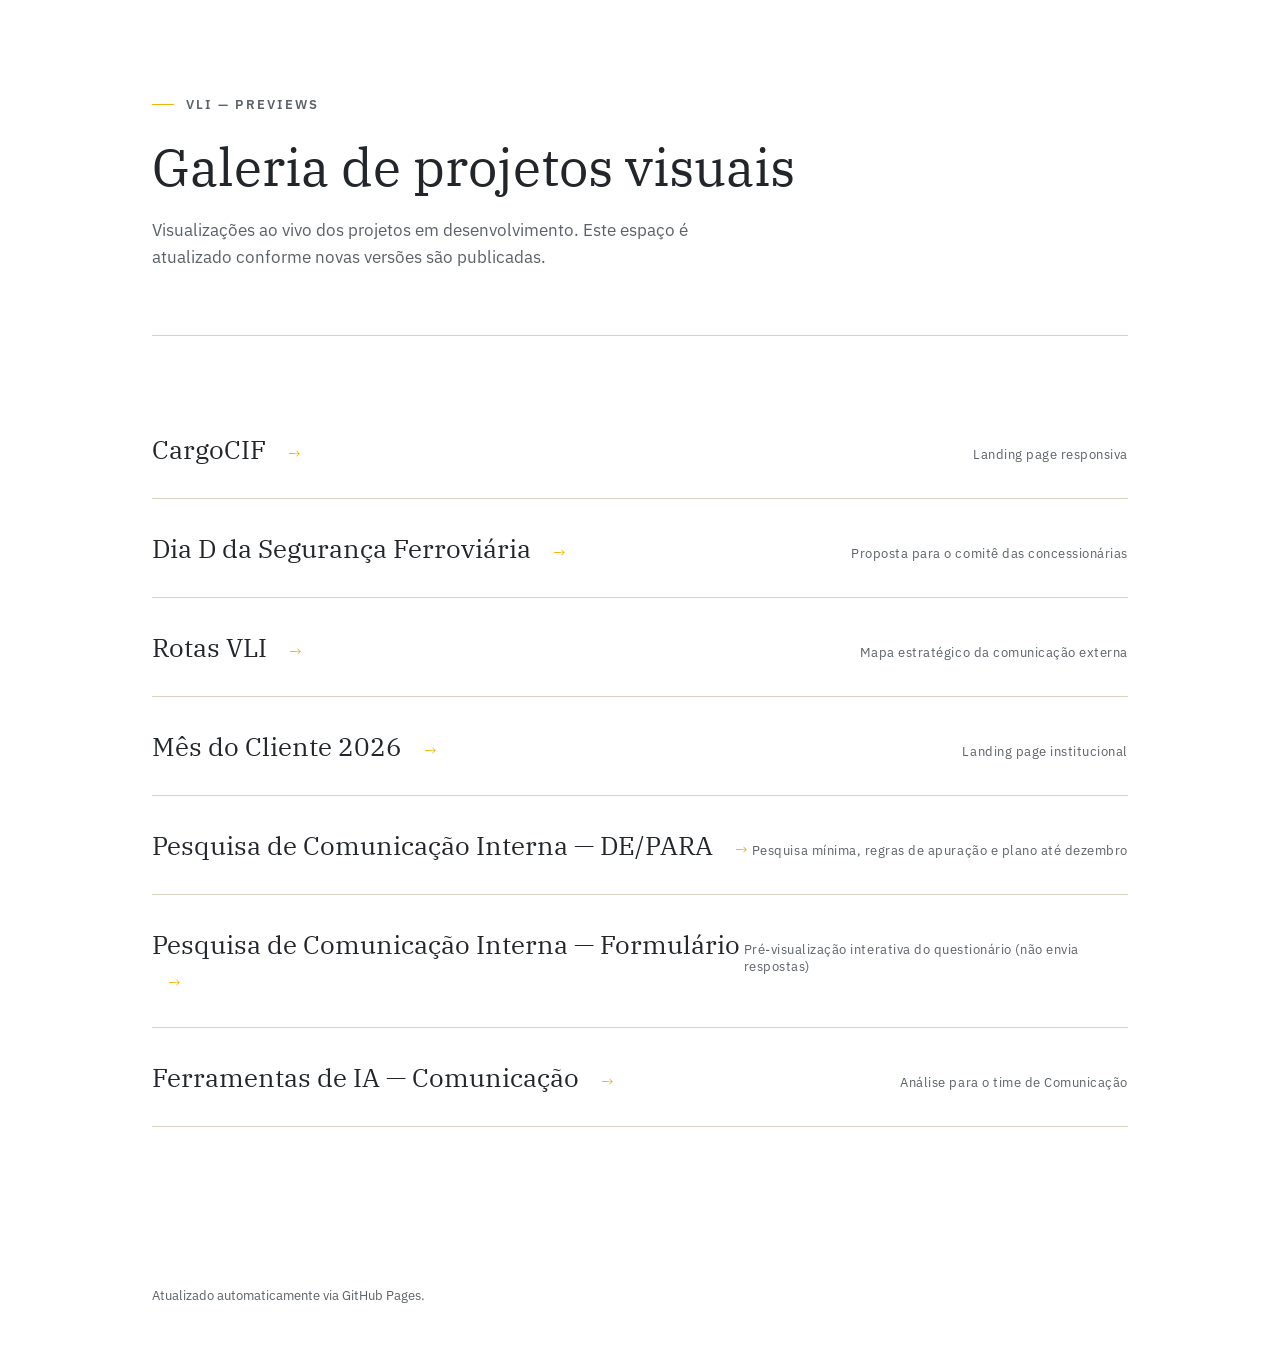
<file: index.html>
<!DOCTYPE html>
<html lang="pt-BR">
<head>
<meta charset="UTF-8"><meta name="viewport" content="width=device-width, initial-scale=1">
<title>VLI Preview — Galeria de projetos</title><meta name="description" content="Galeria de previews visuais dos projetos VLI.">
<link rel="preconnect" href="https://fonts.googleapis.com"><link rel="preconnect" href="https://fonts.gstatic.com" crossorigin><link href="https://fonts.googleapis.com/css2?family=IBM+Plex+Serif:wght@300;400;500&family=IBM+Plex+Sans:wght@400;500;600&display=swap" rel="stylesheet">
<style>:root{--white:#fff;--sand:#f3eee4;--graphite:#22262a;--muted:#5b6168;--line:#d8d2c4;--yellow:#f2b705;--serif:'IBM Plex Serif',Georgia,serif;--sans:'IBM Plex Sans',-apple-system,Segoe UI,Roboto,sans-serif}*{box-sizing:border-box}body{margin:0;font-family:var(--sans);background:var(--white);color:var(--graphite);-webkit-font-smoothing:antialiased}.wrap{max-width:1040px;margin:0 auto;padding:0 32px}header{padding:96px 0 64px;border-bottom:1px solid var(--line)}.eyebrow{font-size:13px;font-weight:600;letter-spacing:.16em;text-transform:uppercase;color:var(--muted);display:flex;align-items:center;gap:12px;margin-bottom:24px}.eyebrow:before{content:'';width:22px;height:1px;background:var(--yellow)}h1{font-family:var(--serif);font-weight:400;font-size:clamp(32px,4.4vw,52px);line-height:1.15;margin:0 0 20px}header p{font-size:17px;line-height:1.6;color:var(--muted);max-width:560px;margin:0}.list{padding:64px 0 120px;display:flex;flex-direction:column}.item{display:flex;justify-content:space-between;align-items:baseline;padding:32px 0;border-bottom:1px solid var(--line);text-decoration:none;color:inherit;transition:opacity .2s}.item:hover{opacity:.6}.name{font-family:var(--serif);font-size:26px}.meta{font-size:13px;color:var(--muted);letter-spacing:.04em}.arrow{font-size:15px;color:var(--yellow);margin-left:16px}footer{padding:40px 0 64px;font-size:13px;color:var(--muted)}@media(max-width:650px){.item{display:block}.meta{display:block;margin-top:8px}}</style>
</head><body><div class="wrap"><header><span class="eyebrow">VLI — Previews</span><h1>Galeria de projetos visuais</h1><p>Visualizações ao vivo dos projetos em desenvolvimento. Este espaço é atualizado conforme novas versões são publicadas.</p></header><div class="list">
<a class="item" href="cargocif/"><span class="name">CargoCIF <span class="arrow">→</span></span><span class="meta">Landing page responsiva</span></a>
<a class="item" href="dia-d-seguranca-ferroviaria/"><span class="name">Dia D da Segurança Ferroviária <span class="arrow">→</span></span><span class="meta">Proposta para o comitê das concessionárias</span></a>
<a class="item" href="rotas-vli/"><span class="name">Rotas VLI <span class="arrow">→</span></span><span class="meta">Mapa estratégico da comunicação externa</span></a>
<a class="item" href="mes-do-cliente-2026/"><span class="name">Mês do Cliente 2026 <span class="arrow">→</span></span><span class="meta">Landing page institucional</span></a>
<a class="item" href="pesquisa-comunicacao-de-para/"><span class="name">Pesquisa de Comunicação Interna — DE/PARA <span class="arrow">→</span></span><span class="meta">Pesquisa mínima, regras de apuração e plano até dezembro</span></a>
<a class="item" href="pesquisa-comunicacao-de-para/formulario/"><span class="name">Pesquisa de Comunicação Interna — Formulário <span class="arrow">→</span></span><span class="meta">Pré-visualização interativa do questionário (não envia respostas)</span></a>
<a class="item" href="ferramentas-ia-comunicacao/"><span class="name">Ferramentas de IA — Comunicação <span class="arrow">→</span></span><span class="meta">Análise para o time de Comunicação</span></a>
</div><footer>Atualizado automaticamente via GitHub Pages.</footer></div></body></html>
</file>
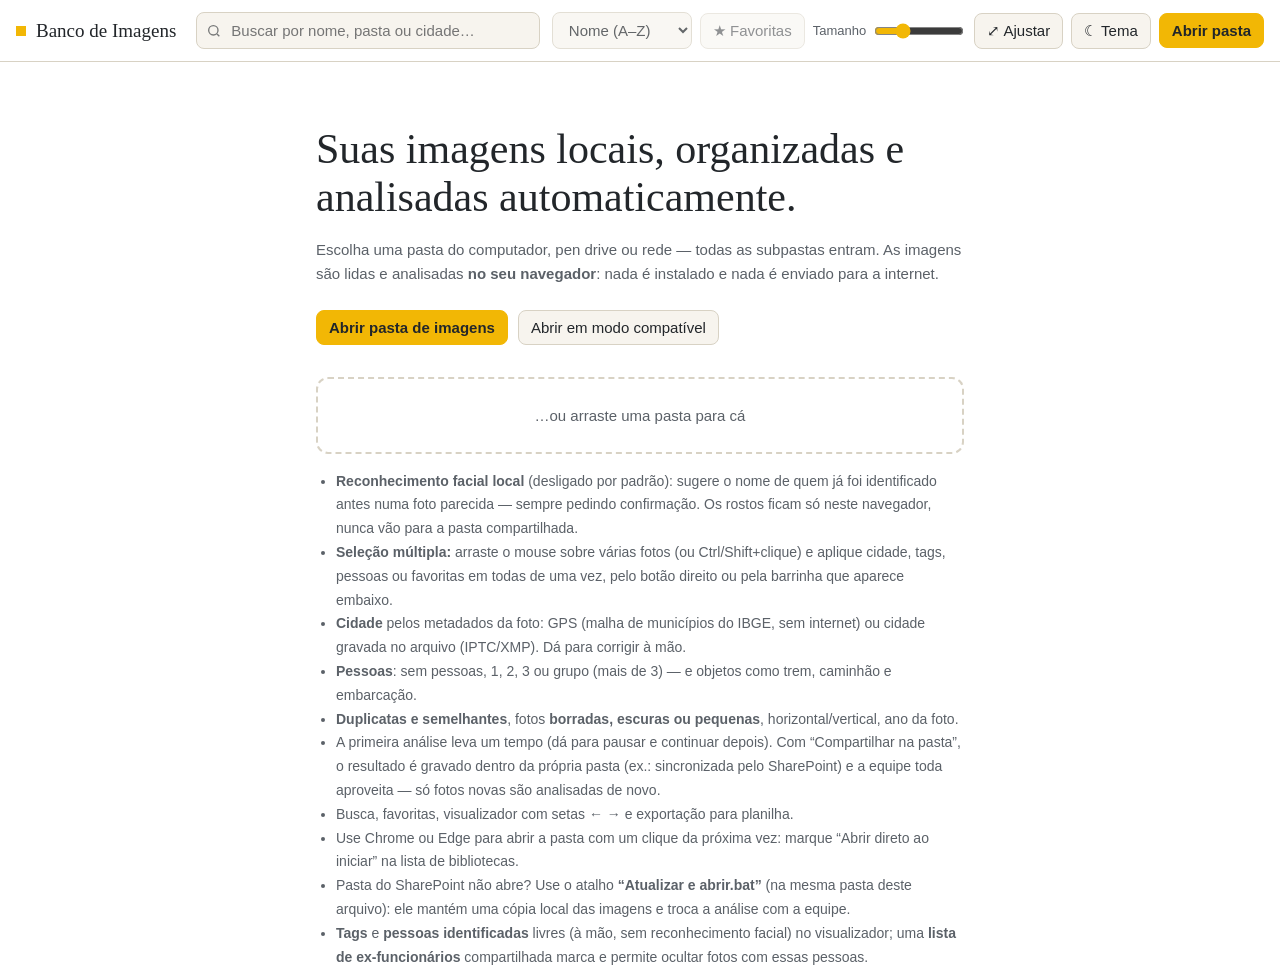
<file: banco-de-imagens/index.html>
<!DOCTYPE html>
<html lang="pt-BR">
<head>
<meta charset="UTF-8">
<meta name="viewport" content="width=device-width, initial-scale=1">
<title>Banco de Imagens VLI</title>
<meta name="description" content="Banco de imagens portátil: indexa pastas locais direto no navegador, identifica cidade pelo GPS, conta pessoas, acha duplicatas e fotos com problemas — sem instalação e sem enviar nada para a internet.">
<style>
:root{
  --bg:#ffffff;--panel:#f7f4ee;--card:#efeae0;--text:#22262a;--muted:#5b6168;--line:#d8d2c4;
  --accent:#f2b705;--accent-ink:#22262a;--focus:#0a66c2;--overlay:rgba(18,20,22,.95);--warn:#9a4a00;
  --sans:'IBM Plex Sans',-apple-system,'Segoe UI',Roboto,Helvetica,Arial,sans-serif;
  --serif:'IBM Plex Serif',Georgia,'Times New Roman',serif;
}
@media (prefers-color-scheme:dark){:root:not([data-theme="light"]){
  --bg:#16181a;--panel:#1d2023;--card:#26292d;--text:#ecebe7;--muted:#a3a7ac;--line:#33373b;--focus:#6cb4ff;--warn:#ffb86b;
}}
:root[data-theme="dark"]{--bg:#16181a;--panel:#1d2023;--card:#26292d;--text:#ecebe7;--muted:#a3a7ac;--line:#33373b;--focus:#6cb4ff;--warn:#ffb86b}
*{box-sizing:border-box}
html,body{height:100%}
body{margin:0;padding-top:var(--topH,60px);font-family:var(--sans);background:var(--bg);color:var(--text);-webkit-font-smoothing:antialiased;font-size:15px}
button,input,select{font:inherit;color:inherit}
button{cursor:pointer}
:focus-visible{outline:2px solid var(--focus);outline-offset:2px}
.hidden{display:none!important}

/* Barra superior */
.top{position:fixed;top:0;left:0;right:0;z-index:50;display:flex;gap:12px;align-items:center;flex-wrap:wrap;padding:12px 16px;background:var(--bg);border-bottom:1px solid var(--line)}
.brand{display:flex;align-items:center;gap:10px;font-family:var(--serif);font-size:19px;white-space:nowrap;margin-right:8px}
.brand i{width:10px;height:10px;background:var(--accent);display:inline-block}
.search{flex:1 1 220px;min-width:0;position:relative}
.search input{width:100%;padding:9px 12px 9px 34px;border:1px solid var(--line);border-radius:8px;background:var(--panel)}
.search svg{position:absolute;left:10px;top:50%;transform:translateY(-50%);opacity:.6}
.ctrl{display:flex;gap:8px;align-items:center;flex-wrap:wrap}
select,.btn{padding:8px 12px;border:1px solid var(--line);border-radius:8px;background:var(--panel)}
.btn{display:inline-flex;align-items:center;gap:6px;white-space:nowrap;text-decoration:none}
.btn:hover{border-color:var(--muted)}
.btn:disabled{opacity:.5;cursor:default}
.btn.primary{background:var(--accent);border-color:var(--accent);color:var(--accent-ink);font-weight:600}
.btn.on{background:var(--text);color:var(--bg);border-color:var(--text)}
.btn.sm{padding:5px 10px;font-size:13px}
.size{display:flex;align-items:center;gap:6px;color:var(--muted);font-size:13px}
.size input{width:90px;accent-color:var(--accent)}

/* Layout */
.main{display:grid;grid-template-columns:280px 1fr;min-height:calc(100vh - var(--topH,60px))}
aside{border-right:1px solid var(--line);background:var(--panel);padding:12px 8px 32px;overflow:auto;max-height:calc(100vh - var(--topH,60px));position:sticky;top:var(--topH,60px)}
aside details{margin:0 0 12px}
aside summary{font-size:12px;letter-spacing:.14em;text-transform:uppercase;color:var(--muted);margin:4px 10px 8px;font-weight:600;cursor:pointer}
.tree ul{list-style:none;margin:0;padding:0 0 0 4px}
.tree li{display:flex;flex-direction:column}
.tree .row{display:flex;align-items:center;gap:2px}
.tree .tw{all:unset;box-sizing:border-box;width:18px;height:26px;flex:none;display:flex;align-items:center;justify-content:center;cursor:pointer;color:var(--muted);font-size:11px;border-radius:4px}
.tree .tw:hover{background:var(--card)}
.tree .tw.leaf{visibility:hidden}
.tree .row button.node{flex:1;min-width:0}
.tree ul.kids{padding-left:16px}
.tree ul.kids.closed{display:none}
.tree>ul{padding-left:0}
.tree button{all:unset;box-sizing:border-box;display:flex;justify-content:space-between;gap:8px;width:100%;padding:6px 10px;border-radius:6px;cursor:pointer;font-size:14px}
.tree button:hover{background:var(--card)}
.tree button.sel{background:var(--text);color:var(--bg)}
.tree button:focus-visible{outline:2px solid var(--focus)}
.tree .n{overflow:hidden;text-overflow:ellipsis;white-space:nowrap}
.tree .c{font-size:12px;opacity:.65;font-variant-numeric:tabular-nums}
.chk{display:flex;gap:8px;align-items:center;font-size:13px;color:var(--muted);padding:8px 10px 0;cursor:pointer}
.chk input{accent-color:var(--accent)}
.facets{display:flex;flex-direction:column;gap:10px;padding:0 10px}
.facets label{display:flex;flex-direction:column;gap:4px;font-size:12px;color:var(--muted)}
.facets select{width:100%;padding:7px 8px;font-size:14px;background:var(--bg)}
.facets .chk{padding:0}
.an{margin:0 10px 12px;padding:12px;border:1px solid var(--line);border-radius:10px;background:var(--bg);font-size:13px}
.an b{display:block;font-size:14px;margin-bottom:6px}
.bar{height:6px;background:var(--card);border-radius:3px;overflow:hidden;margin:8px 0}
.bar i{display:block;height:100%;width:0;background:var(--accent);transition:width .3s}
.an .row{display:flex;gap:6px;flex-wrap:wrap;margin-top:8px}
.an .msg{color:var(--muted);line-height:1.45}
.an .warn{color:var(--warn)}
.foot{padding:0 10px;font-size:12px;color:var(--muted);line-height:1.5}
.foot button{all:unset;cursor:pointer;text-decoration:underline}

.content{padding:16px;min-width:0}
.status{display:flex;justify-content:space-between;align-items:center;gap:12px;flex-wrap:wrap;color:var(--muted);font-size:13px;margin:0 0 12px}
.status .r{display:flex;gap:8px;align-items:center;flex-wrap:wrap}
.vgrid{position:relative}
.card{all:unset;box-sizing:border-box;cursor:pointer;display:flex;flex-direction:column;border-radius:8px;overflow:hidden;background:var(--card);position:absolute}
.card:focus-visible{outline:3px solid var(--focus)}
.card .ph{aspect-ratio:1/1;display:flex;align-items:center;justify-content:center;overflow:hidden;color:var(--muted);font-size:12px}
.card img{width:100%;height:100%;object-fit:cover;display:block}
.fit-contain .card img{object-fit:contain}
.card .cap{height:30px;line-height:30px;padding:0 9px;font-size:12px;white-space:nowrap;overflow:hidden;text-overflow:ellipsis;color:var(--muted)}
.card .fav{position:absolute;top:6px;right:6px;background:var(--accent);color:var(--accent-ink);border-radius:50%;width:22px;height:22px;display:flex;align-items:center;justify-content:center;font-size:12px}
.card .ppl{position:absolute;top:6px;left:6px;background:rgba(20,22,24,.75);color:#fff;border-radius:10px;padding:2px 7px;font-size:11px}
.card .grp{position:absolute;bottom:36px;left:6px;background:rgba(20,22,24,.75);color:#fff;border-radius:10px;padding:2px 7px;font-size:11px}
.card .exf{position:absolute;bottom:6px;right:6px;background:#b3261e;color:#fff;border-radius:10px;padding:2px 7px;font-size:11px}
.card.selected{outline:3px solid var(--accent);outline-offset:-3px}
.card .selchk{position:absolute;top:6px;left:6px;width:22px;height:22px;border-radius:50%;background:var(--accent);color:#22262a;display:flex;align-items:center;justify-content:center;font-size:13px;font-weight:700}
.marquee{position:absolute;border:1.5px solid var(--accent);background:rgba(242,183,5,.15);pointer-events:none;z-index:3}
.selbar{position:fixed;left:50%;bottom:18px;transform:translateX(-50%);z-index:15;display:flex;gap:8px;align-items:center;background:var(--text);color:var(--bg);padding:10px 14px;border-radius:12px;box-shadow:0 6px 24px rgba(0,0,0,.25);flex-wrap:wrap;max-width:calc(100vw - 32px)}
.selbar b{font-weight:600}
.selbar .btn{background:var(--bg);color:var(--text);border-color:var(--bg)}
.ctxmenu{position:fixed;z-index:30;background:var(--bg);border:1px solid var(--line);border-radius:10px;box-shadow:0 8px 28px rgba(0,0,0,.3);padding:6px;min-width:200px}
.ctxmenu button{all:unset;box-sizing:border-box;display:block;width:100%;padding:9px 12px;border-radius:6px;font-size:14px;cursor:pointer}
.ctxmenu button:hover{background:var(--card)}
.bulkbody{max-width:420px;width:100%;margin:8vh auto;background:var(--bg);border-radius:12px;padding:24px;color:var(--text)}
.bulkbody h3{font-family:var(--serif);font-weight:400;margin:0 0 6px}
.bulkbody p{color:var(--muted);font-size:13px;margin:0 0 14px;line-height:1.5}
.bulkbody .row2{display:flex;gap:8px}
.bulkbody input{flex:1;min-width:0;padding:9px 10px;border:1px solid var(--line);border-radius:8px;background:var(--panel);color:var(--text)}
.bulkbody .acts{margin-top:16px;display:flex;justify-content:flex-end;gap:8px}
.empty{padding:48px 0;color:var(--muted);text-align:center}

/* Boas-vindas */
.welcome{max-width:680px;margin:7vh auto;padding:0 16px}
.welcome h1{font-family:var(--serif);font-weight:400;font-size:clamp(28px,4vw,42px);line-height:1.15;margin:0 0 16px}
.welcome p{color:var(--muted);line-height:1.6;margin:0 0 20px}
.welcome .actions{display:flex;gap:10px;flex-wrap:wrap;margin:24px 0}
.welcome ul{color:var(--muted);line-height:1.7;padding-left:20px;font-size:14px}
.drop{border:2px dashed var(--line);border-radius:12px;padding:28px;text-align:center;color:var(--muted);margin-top:8px}
body.dragging .drop{border-color:var(--accent);color:var(--text)}
.progress{margin-top:16px;color:var(--muted);font-size:14px}

/* Visualizador */
.lb{position:fixed;inset:0;z-index:20;background:var(--overlay);display:grid;grid-template-columns:1fr 320px;color:#ecebe7}
.lb .stage{position:relative;display:flex;align-items:center;justify-content:center;min-width:0;min-height:0;padding:48px 56px}
.lb .stage img{max-width:100%;max-height:100%;object-fit:contain;box-shadow:0 10px 40px rgba(0,0,0,.4)}
.lb .nav{position:absolute;top:50%;transform:translateY(-50%);background:rgba(255,255,255,.1);border:0;color:#fff;width:44px;height:64px;border-radius:8px;font-size:26px}
.lb .nav:hover{background:rgba(255,255,255,.2)}
.lb .prev{left:8px}.lb .next{right:8px}
.lb .close{position:absolute;top:10px;right:10px;background:none;border:0;color:#fff;font-size:28px;width:40px;height:40px}
.lb .info{background:#1d2023;padding:24px 20px;overflow:auto;border-left:1px solid #33373b}
.lb .info h3{font-family:var(--serif);font-weight:400;font-size:18px;margin:0 0 16px;word-break:break-all}
.lb dl{margin:0 0 20px;font-size:13px;display:grid;grid-template-columns:auto 1fr;gap:6px 12px}
.lb dt{color:#a3a7ac}.lb dd{margin:0;word-break:break-word}
.lb dd a{color:#ffd35c}
.lb dd small{color:#a3a7ac}
.lb .acts{display:flex;flex-direction:column;gap:8px}
.lb .acts .btn{background:#26292d;border-color:#33373b;color:#ecebe7;justify-content:center}
.lb .acts .btn.primary{background:var(--accent);color:#22262a;border-color:var(--accent)}
.lb .count{position:absolute;top:16px;left:16px;font-size:13px;color:#a3a7ac}
.lb .fix{display:flex;gap:6px;margin:0 0 12px}
.lb .fix input{flex:1;min-width:0;padding:7px 9px;border-radius:8px;border:1px solid #33373b;background:#26292d;color:#ecebe7}
.libs{margin:8px 0 4px;display:flex;flex-direction:column;gap:8px}
.libs h2{font-size:12px;letter-spacing:.14em;text-transform:uppercase;color:var(--muted);margin:8px 0 2px;font-weight:600}
.lib{display:flex;gap:10px;align-items:center;flex-wrap:wrap;padding:10px 12px;border:1px solid var(--line);border-radius:10px;background:var(--panel)}
.lib .nm{font-weight:600;flex:1 1 160px;min-width:0;overflow:hidden;text-overflow:ellipsis;white-space:nowrap}
.lib .chk{padding:0}
.lib.hint{border-color:var(--accent)}
.libsel{max-width:200px}
.opennotice{margin:0 0 14px;padding:14px 16px;border-radius:10px;background:#fff4d6;border:1.5px solid var(--accent);display:flex;gap:12px;align-items:flex-start;font-size:14px;color:#5a3b00;line-height:1.5}
:root[data-theme="dark"] .opennotice, @media (prefers-color-scheme:dark){:root:not([data-theme="light"]) .opennotice{background:#3a2c00;color:#ffd88a;border-color:#a97400}}
.opennotice .ic{font-size:20px;line-height:1;flex:none}
.opennotice b{color:inherit}
.opennotice .act{margin-top:10px}
.opennotice .act .btn{background:var(--accent);border-color:var(--accent);color:#22262a;font-weight:600}
.envwarn{margin:12px 16px 0;padding:12px 14px;border-radius:10px;background:#fff4d6;color:#5a3b00;border:1px solid #f2b705;font-size:14px;line-height:1.5}
.modal{position:fixed;inset:0;z-index:25;background:var(--overlay);display:flex;justify-content:center;overflow:auto;padding:24px 16px}
.toast{position:fixed;bottom:20px;left:50%;transform:translateX(-50%);background:var(--text);color:var(--bg);padding:10px 16px;border-radius:8px;font-size:14px;z-index:30}

@media (max-width:820px){
  .main{grid-template-columns:1fr}
  aside{position:static;max-height:none;border-right:0;border-bottom:1px solid var(--line)}
  .lb{grid-template-columns:1fr;grid-template-rows:1fr auto}
  .lb .stage{padding:48px 8px 8px}
  .lb .info{max-height:40vh;border-left:0;border-top:1px solid #33373b}
  .size{display:none}
  .content{padding:12px 16px}
}
</style>
</head>
<body>

<header class="top">
  <div class="brand"><i></i>Banco de Imagens</div>
  <label class="search"><svg width="16" height="16" viewBox="0 0 24 24" fill="none" stroke="currentColor" stroke-width="2" aria-hidden="true"><circle cx="11" cy="11" r="7"/><path d="m20 20-3.5-3.5"/></svg>
    <input id="q" type="search" placeholder="Buscar por nome, pasta ou cidade…" aria-label="Buscar imagens" disabled></label>
  <div class="ctrl">
    <select id="sort" aria-label="Ordenar" disabled>
      <option value="name">Nome (A–Z)</option>
      <option value="-date">Mais recentes</option>
      <option value="date">Mais antigas</option>
      <option value="-people">Mais pessoas</option>
      <option value="-size">Maiores</option>
      <option value="size">Menores</option>
    </select>
    <button class="btn" id="favOnly" aria-pressed="false" disabled title="Mostrar só favoritas (F no visualizador marca/desmarca)">★ Favoritas</button>
    <label class="size">Tamanho <input id="thumb" type="range" min="110" max="360" step="10" value="180" aria-label="Tamanho das miniaturas"></label>
    <button class="btn" id="fit" aria-pressed="false" title="Alternar recorte/imagem inteira nas miniaturas">⤢ Ajustar</button>
    <button class="btn" id="theme" title="Alternar tema claro/escuro" aria-label="Alternar tema">☾ Tema</button>
    <select id="libSel" class="libsel hidden" aria-label="Biblioteca aberta"></select>
    <button class="btn hidden" id="refreshBtn" title="Procura fotos novas, alteradas ou removidas na pasta">↻ Atualizar</button>
    <button class="btn primary" id="openBtn">Abrir pasta</button>
  </div>
</header>
<script>
// Cabeçalho fixo: mede a altura real (ele quebra linha em telas médias) e empurra o resto da página
(() => {
  const top = document.currentScript.previousElementSibling;
  const set = () => document.documentElement.style.setProperty('--topH', top.offsetHeight + 'px');
  new ResizeObserver(set).observe(top);
  set();
})();
</script>
<div class="envwarn hidden" id="envWarn" role="alert"></div>

<div class="main hidden" id="app">
  <aside>
    <div class="an" id="an" aria-live="polite">
      <b>Análise automática</b>
      <div class="msg" id="anMsg">—</div>
      <div class="bar"><i id="anBar"></i></div>
      <label class="chk" style="padding:0"><input type="checkbox" id="aiOn" checked> Detectar pessoas e objetos (IA)</label>
      <label class="chk" style="padding:0"><input type="checkbox" id="facesOn"> Reconhecer rostos (fica só neste computador)</label>
      <div class="msg" id="facesMsg" style="margin-top:4px"></div>
      <div class="row"><button class="btn sm" id="anPause">Pausar</button><button class="btn sm" id="reBtn" title="Apaga a análise das fotos que estão na tela (com os filtros atuais) e analisa de novo">Reanalisar seleção</button><button class="btn sm hidden" id="compatBtn">Abrir em modo compatível</button><button class="btn sm hidden" id="shareBtn" title="Grava o resultado dentro da pasta para que outras pessoas não precisem analisar de novo">Compartilhar na pasta</button></div>
      <div class="msg" id="shareMsg" style="margin-top:8px"></div>
    </div>
    <details open id="dFolders"><summary>Pastas</summary>
      <div class="row" style="padding:0 10px 6px"><button class="btn sm" id="treeExpand">Expandir tudo</button><button class="btn sm" id="treeCollapse">Recolher tudo</button></div>
      <nav class="tree" id="tree" aria-label="Pastas"></nav>
      <label class="chk"><input type="checkbox" id="subOn" checked> Incluir subpastas</label>
    </details>
    <details open id="dFilters"><summary>Filtros</summary>
      <div class="facets" id="facets">
        <label>Cidade<select data-f="city"></select></label>
        <label>Pessoas<select data-f="people"></select></label>
        <label>Objetos<select data-f="tag"></select></label>
        <label>Tags<select data-f="usertag"></select></label>
        <label>Pessoas (por nome)<select data-f="person"></select></label>
        <label class="chk"><input type="checkbox" id="onlyFacesOn"> Só fotos com rosto sugerido a confirmar</label>
        <label>Ano<select data-f="year"></select></label>
        <label>Formato da foto<select data-f="orient"></select></label>
        <label>Qualidade<select data-f="quality"></select></label>
        <label>Tipo de arquivo<select data-f="ext"></select></label>
        <label class="chk"><input type="checkbox" id="dupOn"> Só duplicadas / semelhantes</label>
        <label class="chk"><input type="checkbox" id="hideExOn"> Ocultar fotos com ex-funcionário</label>
        <button class="btn sm" id="clearF">Limpar filtros</button>
        <button class="btn sm" id="exBtn">Lista de ex-funcionários</button>
      </div>
    </details>
    <div class="foot"><span id="storage"></span><br><button id="wipe">Apagar dados salvos neste navegador</button><br><button id="wipeFaces">Apagar reconhecimento facial (todas as pastas)</button><br><button id="diagBtn">Diagnóstico</button> · <span id="ver"></span>
      <div id="diag" class="hidden"><pre id="diagTxt" style="white-space:pre-wrap;font-size:11px;background:var(--bg);border:1px solid var(--line);border-radius:8px;padding:8px;max-height:320px;overflow:auto"></pre><button class="btn sm" id="diagCopy">Copiar diagnóstico</button></div>
    </div>
  </aside>
  <section class="content" id="content">
    <div class="status"><span class="r"><button class="btn sm hidden" id="backBtn">← Voltar</button><span id="stat"></span></span><span class="r"><span id="rootName"></span><button class="btn sm" id="csv">Exportar planilha</button></span></div>
    <div class="vgrid" id="grid"></div>
    <div class="empty hidden" id="empty">Nenhuma imagem com esses filtros.</div>
  </section>
</div>

<section class="welcome" id="welcome">
  <h1>Suas imagens locais, organizadas e analisadas automaticamente.</h1>
  <p>Escolha uma pasta do computador, pen drive ou rede — todas as subpastas entram. As imagens são lidas e analisadas <strong>no seu navegador</strong>: nada é instalado e nada é enviado para a internet.</p>
  <div class="actions">
    <button class="btn primary" id="openBtn2">Abrir pasta de imagens</button>
    <button class="btn" id="compatBtn2" title="Abre a pasta pelo seletor de arquivos clássico do navegador. Use se as imagens não puderem ser lidas.">Abrir em modo compatível</button>
  </div>
  <div class="libs" id="libs"></div>
  <div class="drop">…ou arraste uma pasta para cá</div>
  <div class="progress" id="progress" role="status" aria-live="polite"></div>
  <ul>
    <li><strong>Reconhecimento facial local</strong> (desligado por padrão): sugere o nome de quem já foi identificado antes numa foto parecida — sempre pedindo confirmação. Os rostos ficam só neste navegador, nunca vão para a pasta compartilhada.</li>
    <li><strong>Seleção múltipla:</strong> arraste o mouse sobre várias fotos (ou Ctrl/Shift+clique) e aplique cidade, tags, pessoas ou favoritas em todas de uma vez, pelo botão direito ou pela barrinha que aparece embaixo.</li>
    <li><strong>Cidade</strong> pelos metadados da foto: GPS (malha de municípios do IBGE, sem internet) ou cidade gravada no arquivo (IPTC/XMP). Dá para corrigir à mão.</li>
    <li><strong>Pessoas</strong>: sem pessoas, 1, 2, 3 ou grupo (mais de 3) — e objetos como trem, caminhão e embarcação.</li>
    <li><strong>Duplicatas e semelhantes</strong>, fotos <strong>borradas, escuras ou pequenas</strong>, horizontal/vertical, ano da foto.</li>
    <li>A primeira análise leva um tempo (dá para pausar e continuar depois). Com “Compartilhar na pasta”, o resultado é gravado dentro da própria pasta (ex.: sincronizada pelo SharePoint) e a equipe toda aproveita — só fotos novas são analisadas de novo.</li>
    <li>Busca, favoritas, visualizador com setas ← → e exportação para planilha.</li>
    <li>Use Chrome ou Edge para abrir a pasta com um clique da próxima vez: marque “Abrir direto ao iniciar” na lista de bibliotecas.</li>
    <li>Pasta do SharePoint não abre? Use o atalho <strong>“Atualizar e abrir.bat”</strong> (na mesma pasta deste arquivo): ele mantém uma cópia local das imagens e troca a análise com a equipe.</li>
    <li><strong>Tags</strong> e <strong>pessoas identificadas</strong> livres (à mão, sem reconhecimento facial) no visualizador; uma <strong>lista de ex-funcionários</strong> compartilhada marca e permite ocultar fotos com essas pessoas.</li>
  </ul>
</section>

<div class="modal hidden" id="bulkModal" role="dialog" aria-modal="true" aria-label="Editar várias fotos">
  <div class="bulkbody">
    <h3 id="bulkTitle">Definir cidade</h3>
    <p id="bulkDesc"></p>
    <div class="row2">
      <input id="bulkInput" list="cityList" placeholder="Cidade – UF">
    </div>
    <div class="acts"><button class="btn" id="bulkCancel">Cancelar</button><button class="btn primary" id="bulkSave">Aplicar</button></div>
  </div>
</div>
<div class="ctxmenu hidden" id="ctxMenu" role="menu"></div>
<div class="modal hidden" id="exModal" role="dialog" aria-modal="true" aria-label="Lista de ex-funcionários">
  <div style="max-width:520px;margin:8vh auto;background:var(--bg);border-radius:12px;padding:24px;color:var(--text)">
    <h3 style="font-family:var(--serif);font-weight:400;margin:0 0 8px">Ex-funcionários</h3>
    <p style="color:var(--muted);font-size:14px;line-height:1.5;margin:0 0 14px">Nomes aqui ficam marcados quando aparecem no campo "Pessoas na foto" de alguma imagem. Não há reconhecimento facial: a marcação depende de alguém identificar a pessoa manualmente. Lista compartilhada com a equipe pela pasta.</p>
    <div style="display:flex;gap:8px;margin-bottom:12px">
      <input id="exInput" placeholder="Nome completo" style="flex:1;padding:8px 10px;border:1px solid var(--line);border-radius:8px;background:var(--panel);color:var(--text)">
      <button class="btn primary sm" id="exAdd">Adicionar</button>
    </div>
    <div id="exList" style="display:flex;flex-direction:column;gap:6px;max-height:280px;overflow:auto"></div>
    <div style="margin-top:16px;text-align:right"><button class="btn sm" id="exClose">Fechar</button></div>
  </div>
</div>
<div class="lb hidden" id="lb" role="dialog" aria-modal="true" aria-label="Visualizador de imagem">
  <div class="stage">
    <span class="count" id="lbCount"></span>
    <img id="lbImg" alt="">
    <button class="nav prev" id="lbPrev" aria-label="Imagem anterior">‹</button>
    <button class="nav next" id="lbNext" aria-label="Próxima imagem">›</button>
    <button class="close" id="lbClose" aria-label="Fechar">×</button>
  </div>
  <div class="info">
    <h3 id="lbName"></h3>
    <dl id="lbMeta"></dl>
    <div class="fix hidden" id="lbFix">
      <input id="lbCity" list="cityList" placeholder="Cidade – UF" aria-label="Corrigir cidade">
      <button class="btn sm" id="lbCitySave">Salvar</button>
    </div>
    <div class="fix hidden" id="lbTagFix">
      <input id="lbTags" placeholder="Tags (separadas por vírgula)" aria-label="Tags">
      <button class="btn sm" id="lbTagsSave">Salvar</button>
    </div>
    <div class="fix hidden" id="lbPplFix">
      <input id="lbPeopleNames" list="peopleList" placeholder="Pessoas na foto (nomes, por vírgula)" aria-label="Pessoas na foto">
      <button class="btn sm" id="lbPeopleSave">Salvar</button>
    </div>
    <div class="acts">
      <a class="btn primary" id="lbDown" download>Baixar cópia</a>
      <button class="btn" id="lbFav">☆ Favoritar (F)</button>
      <button class="btn" id="lbCityBtn">Corrigir cidade</button>
      <button class="btn" id="lbTagBtn">Editar tags</button>
      <button class="btn" id="lbPplBtn">Identificar pessoas</button>
      <button class="btn hidden" id="lbFaceSearch">Buscar fotos deste rosto</button>
      <div class="an hidden" id="lbFaceSuggest" style="padding:10px;margin:0 0 10px">
        <span id="lbFaceSuggestTxt"></span>
        <div class="row" style="margin-top:8px">
          <button class="btn sm primary" id="lbFaceYes">É esta pessoa</button>
          <button class="btn sm" id="lbFaceNo">Não é</button>
        </div>
      </div>
      <button class="btn hidden" id="lbSim">Ver semelhantes</button>
      <button class="btn" id="lbCopy">Copiar caminho</button>
    </div>
  </div>
</div>
<datalist id="cityList"></datalist>
<datalist id="peopleList"></datalist>

<input type="file" id="dirInput" webkitdirectory directory multiple class="hidden">

<script>
(() => {
'use strict';
const EXT = ['jpg','jpeg','jfif','png','gif','webp','avif','svg','bmp','ico','heic','heif','tif','tiff'];
const APP_VERSION = '2026-09-28.1';
const ANALYSIS_V = 3;          // mude para reanalisar tudo quando os critérios mudarem
const THUMB = 384;             // lado maior da miniatura salva
const DETECT = 640;            // lado maior da imagem enviada à IA
const PERSON_MIN = 0.5;        // confiança mínima para contar uma pessoa
const GROUP = 4;               // a partir daqui é "grupo": não precisa contar exatamente
const BLUR_MAX = 6;            // nitidez relativa abaixo disso = possivelmente borrada (fotos nítidas ficam acima de 10)
const DARK_MAX = 45;           // luminância média abaixo disso = escura
const LOWRES = 1200;           // lado maior abaixo disso = baixa resolução
const DUP_DIST = 7;            // distância máxima entre hashes para considerar semelhante (fotos diferentes ficam acima de 15)
const TAGS = { train: 'Trem', truck: 'Caminhão', boat: 'Embarcação', car: 'Carro', bus: 'Ônibus',
  motorcycle: 'Moto', bicycle: 'Bicicleta', airplane: 'Avião', 'traffic light': 'Semáforo',
  'stop sign': 'Placa de pare', dog: 'Cachorro', horse: 'Cavalo', cow: 'Gado', laptop: 'Notebook', 'cell phone': 'Celular' };
const $ = id => document.getElementById(id);
const sleep = ms => new Promise(r => setTimeout(r, ms));

const state = {
  items: [], keySet: new Set(), view: [], folder: '', root: '', rootHandle: null,
  meta: new Map(),     // key → resultado da análise
  manual: new Map(),   // root|path → {city, uf}
  dup: new Map(),      // key → id do grupo de semelhantes
  dupSize: new Map(),  // id do grupo → quantidade
  lbKey: null, onlyGroup: null, prevView: null, // estado antes de entrar em "ver semelhantes" / "buscar por rosto", pro botão Voltar
  selected: new Set(), // chaves selecionadas para edição em massa (cidade, tags, pessoas, favoritas)
};
const F = { city: '', people: '', tag: '', usertag: '', person: '', year: '', orient: '', quality: '', ext: '' };

/* ================= armazenamento ================= */
const ls = {
  get(k, d) { try { const v = localStorage.getItem(k); return v == null ? d : JSON.parse(v); } catch { return d; } },
  set(k, v) { try { localStorage.setItem(k, JSON.stringify(v)); } catch {} }
};
let favs = new Set(ls.get('bi.favs', []));
const pathKey = it => state.root + '|' + it.path;
const saveFavs = () => ls.set('bi.favs', [...favs]);

let dbp = null;
function db() {
  if (!dbp) dbp = new Promise((res, rej) => {
    const r = indexedDB.open('banco-imagens', 3);
    r.onupgradeneeded = () => { for (const s of ['kv', 'meta', 'thumbs', 'libs', 'manual', 'faces']) if (!r.result.objectStoreNames.contains(s)) r.result.createObjectStore(s); };
    r.onsuccess = () => res(r.result);
    r.onerror = () => rej(r.error);
  });
  return dbp;
}
async function idb(store, mode, fn) {
  try {
    const d = await db();
    return await new Promise((res, rej) => {
      const t = d.transaction(store, mode), req = fn(t.objectStore(store));
      t.oncomplete = () => res(req && 'result' in req ? req.result : undefined);
      t.onerror = t.onabort = () => rej(t.error);
    });
  } catch { return undefined; }
}
const range = root => IDBKeyRange.bound(root + '|', root + '|￿');
let pending = [];
// Rede de segurança: grava o que estiver pendente ao minimizar a aba, trocar de aba ou fechar o navegador
document.addEventListener('visibilitychange', () => { if (document.hidden) flush(); });
addEventListener('pagehide', flush);
async function flush() {
  if (!pending.length) return;
  const batch = pending; pending = [];
  try {
    const d = await db();
    await new Promise((res, rej) => {
      const t = d.transaction(['meta', 'thumbs'], 'readwrite');
      for (const [m, blob] of batch) { t.objectStore('meta').put(m, m.k); if (blob) t.objectStore('thumbs').put(blob, m.k); }
      t.oncomplete = res; t.onerror = t.onabort = () => rej(t.error);
    });
  } catch { batch.forEach(([m, b]) => b && memThumbs.set(m.k, b)); }
}
const memThumbs = new Map(); // usado se o IndexedDB não estiver disponível
try { navigator.storage && navigator.storage.persist && navigator.storage.persist(); } catch {}
async function showStorage() {
  try { const e = await navigator.storage.estimate(); $('storage').textContent = `Dados salvos no navegador: ${fmtSize(e.usage || 0)}`; } catch {}
}

/* ================= utilidades ================= */
const extOf = n => { const i = n.lastIndexOf('.'); return i < 0 ? '' : n.slice(i + 1).toLowerCase(); };
const isImg = n => EXT.includes(extOf(n)) && !n.startsWith('.');
const fmtSize = b => b < 1024 ? b + ' B' : b < 1048576 ? (b / 1024).toFixed(0) + ' KB' : b < 1073741824 ? (b / 1048576).toFixed(1) + ' MB' : (b / 1073741824).toFixed(2) + ' GB';
const fmtDate = t => new Date(t).toLocaleString('pt-BR', { dateStyle: 'short', timeStyle: 'short' });
const fmtNum = n => n.toLocaleString('pt-BR');
const fmtDur = s => s < 90 ? Math.round(s) + ' s' : s < 5400 ? Math.round(s / 60) + ' min' : (s / 3600).toFixed(1).replace('.', ',') + ' h';
const collator = new Intl.Collator('pt-BR', { numeric: true, sensitivity: 'base' });
const norm = s => s.normalize('NFD').replace(/[̀-ͯ]/g, '').toLowerCase().replace(/[^a-z0-9]+/g, ' ').trim();
function toast(msg, sticky) {
  const t = document.createElement('div'); t.className = 'toast'; t.textContent = msg;
  if (sticky) {
    t.style.cssText += 'padding-right:36px;max-width:min(560px,90vw);text-align:left;white-space:pre-wrap';
    const x = document.createElement('button'); x.textContent = '×';
    x.style.cssText = 'position:absolute;top:4px;right:8px;background:none;border:0;color:inherit;font-size:18px;cursor:pointer;line-height:1';
    x.onclick = () => t.remove();
    t.style.position = 'relative'; t.appendChild(x);
  } else setTimeout(() => t.remove(), 2200);
  document.body.appendChild(t);
}
function loadScript(src) {
  return new Promise((res, rej) => {
    const s = document.createElement('script'); s.src = src; s.onload = res;
    s.onerror = () => rej(new Error('Não foi possível carregar ' + src));
    document.head.appendChild(s);
  });
}
function option(value, text) { const o = document.createElement('option'); o.value = value; o.textContent = text; return o; }

// Cache de URLs (miniaturas e originais) com limite, para não estourar memória
const urlCache = new Map();
function cacheUrl(key, blob) {
  const u = URL.createObjectURL(blob);
  urlCache.set(key, u);
  if (urlCache.size > 900) { const [k, old] = urlCache.entries().next().value; urlCache.delete(k); URL.revokeObjectURL(old); }
  return u;
}

/* ================= EXIF (data, câmera, GPS) ================= */
function parseExif(buf) {
  try {
    const v = new DataView(buf);
    if (v.byteLength < 4 || v.getUint16(0) !== 0xFFD8) return {};
    let o = 2;
    while (o + 4 <= v.byteLength) {
      if (v.getUint8(o) !== 0xFF) return {};
      const mk = v.getUint8(o + 1);
      if (mk === 0xFF) { o++; continue; }
      if (mk === 0xDA || mk === 0xD9) return {};
      if ((mk >= 0xD0 && mk <= 0xD7) || mk === 0x01) { o += 2; continue; }
      const len = v.getUint16(o + 2);
      if (mk === 0xE1 && o + 10 <= v.byteLength && v.getUint32(o + 4) === 0x45786966 && v.getUint16(o + 8) === 0)
        return readTiff(v, o + 10, Math.min(v.byteLength, o + 2 + len));
      o += 2 + len;
    }
  } catch {}
  return {};
}
function readTiff(v, t, end) {
  const le = v.getUint16(t) === 0x4949;
  const u16 = p => v.getUint16(p, le), u32 = p => v.getUint32(p, le);
  if (u16(t + 2) !== 42) return {};
  const SIZES = [0, 1, 1, 2, 4, 8, 1, 1, 2, 4, 8, 4, 8];
  const ifd = off => {
    const tags = {}, p = t + off;
    if (!off || p + 2 > end) return tags;
    const n = u16(p);
    for (let i = 0; i < n; i++) {
      const e = p + 2 + i * 12;
      if (e + 12 > end) break;
      const type = u16(e + 2), cnt = u32(e + 4), bytes = (SIZES[type] || 0) * cnt;
      const vp = bytes <= 4 ? e + 8 : t + u32(e + 8);
      if (bytes && vp + bytes <= end) tags[u16(e)] = { type, cnt, vp };
    }
    return tags;
  };
  const val = ({ type, cnt, vp }) => {
    if (type === 2) { let s = ''; for (let i = 0; i < cnt; i++) { const c = v.getUint8(vp + i); if (!c) break; s += String.fromCharCode(c); } return s.trim(); }
    if (type === 3) return u16(vp);
    if (type === 4) return u32(vp);
    if (type === 5 || type === 10) { const a = []; for (let i = 0; i < cnt; i++) { const d = u32(vp + i * 8 + 4); a.push(d ? u32(vp + i * 8) / d : 0); } return a; }
    return null;
  };
  const out = {}, i0 = ifd(u32(t + 4));
  if (i0[0x010F]) out.make = val(i0[0x010F]);
  if (i0[0x0110]) out.model = val(i0[0x0110]);
  if (i0[0x8769]) {
    const ex = ifd(val(i0[0x8769])), d = ex[0x9003] || ex[0x9004];
    const m = d && /^(\d{4}):(\d\d):(\d\d) (\d\d):(\d\d):(\d\d)/.exec(val(d));
    if (m && +m[1] > 1900) out.taken = new Date(+m[1], m[2] - 1, +m[3], +m[4], +m[5], +m[6]).getTime();
  }
  if (i0[0x8825]) {
    const g = ifd(val(i0[0x8825]));
    if (g[2] && g[4]) {
      const a = val(g[2]), b = val(g[4]);
      if (a.length === 3 && b.length === 3) {
        let lat = a[0] + a[1] / 60 + a[2] / 3600, lon = b[0] + b[1] / 60 + b[2] / 3600;
        if (g[1] && val(g[1]) === 'S') lat = -lat;
        if (g[3] && val(g[3]) === 'W') lon = -lon;
        if (isFinite(lat) && isFinite(lon) && (lat || lon) && Math.abs(lat) <= 90 && Math.abs(lon) <= 180)
          out.gps = [+lat.toFixed(6), +lon.toFixed(6)];
      }
    }
  }
  return out;
}

// Metadados de qualquer formato: EXIF em JPEG, PNG (eXIf) e WebP (EXIF) + XMP (IPTC) em qualquer arquivo
const META_V = 2; // mude para reler os metadados de todas as fotos (rápido, não refaz a IA)
function readMeta(buf) {
  const out = {};
  try {
    const v = new DataView(buf), u8 = new Uint8Array(buf), n = v.byteLength;
    const tiffAt = (d, end) => { if (end - d > 6 && v.getUint32(d) === 0x45786966 && v.getUint16(d + 4) === 0) d += 6; return readTiff(v, d, Math.min(end, n)); };
    if (n >= 4 && v.getUint16(0) === 0xFFD8) Object.assign(out, parseExif(buf));
    else if (n >= 8 && v.getUint32(0) === 0x89504E47) {
      for (let o = 8; o + 12 <= n;) {
        const len = v.getUint32(o), type = String.fromCharCode(u8[o + 4], u8[o + 5], u8[o + 6], u8[o + 7]), d = o + 8;
        if (d + len > n) break;
        if (type === 'eXIf') Object.assign(out, tiffAt(d, d + len));
        o = d + len + 4;
      }
    } else if (n >= 12 && v.getUint32(0) === 0x52494646 && v.getUint32(8) === 0x57454250) {
      for (let o = 12; o + 8 <= n;) {
        const type = String.fromCharCode(u8[o], u8[o + 1], u8[o + 2], u8[o + 3]), len = v.getUint32(o + 4, true), d = o + 8;
        if (d + len > n) break;
        if (type === 'EXIF') Object.assign(out, tiffAt(d, d + len));
        o = d + len + (len & 1);
      }
    }
    const x = findXmp(u8);
    if (x) { const xm = parseXmp(x); for (const k in xm) if (out[k] == null && xm[k] != null && xm[k] !== '') out[k] = xm[k]; }
  } catch {}
  return out;
}
function findXmp(u8) {
  const txt = new TextDecoder('latin1').decode(u8);
  const a = txt.indexOf('<x:xmpmeta'); if (a < 0) return '';
  const b = txt.indexOf('</x:xmpmeta>', a); if (b < 0) return '';
  return new TextDecoder('utf-8').decode(u8.subarray(a, b + 12));
}
function parseXmp(x) {
  const ent = t => t.replace(/&#(\d+);/g, (_, c) => String.fromCharCode(+c)).replace(/&quot;/g, '"').replace(/&apos;/g, "'").replace(/&lt;/g, '<').replace(/&gt;/g, '>').replace(/&amp;/g, '&');
  const get = name => {
    const m = new RegExp(name + '\\s*=\\s*"([^"]*)"').exec(x) || new RegExp('<' + name + '>([^<]*)</' + name + '>').exec(x);
    return m ? ent(m[1]).trim() : '';
  };
  const coord = t => { const m = /^(\d+(?:\.\d+)?),(\d+(?:\.\d+)?)(?:,(\d+(?:\.\d+)?))?([NSEW])$/.exec(t.replace(/\s/g, '')); if (!m) return null; const val = +m[1] + m[2] / 60 + (m[3] ? m[3] / 3600 : 0); return /[SW]/.test(m[4]) ? -val : val; };
  const out = {
    mcity: get('photoshop:City') || get('Iptc4xmpExt:City'),
    mstate: get('photoshop:State') || get('Iptc4xmpExt:ProvinceState'),
    make: get('tiff:Make'), model: get('tiff:Model'),
  };
  const lat = coord(get('exif:GPSLatitude')), lon = coord(get('exif:GPSLongitude'));
  if (lat != null && lon != null && (lat || lon)) out.gps = [+lat.toFixed(6), +lon.toFixed(6)];
  const d = get('exif:DateTimeOriginal') || get('photoshop:DateCreated') || get('xmp:CreateDate');
  const t = d ? Date.parse(d.length === 10 ? d + 'T12:00:00' : d) : NaN;
  if (isFinite(t)) out.taken = t;
  return out;
}
function applyMeta(m, head) {
  for (const k of ['gps', 'city', 'uf', 'mcity', 'mstate', 'taken', 'make', 'model']) delete m[k];
  Object.assign(m, readMeta(head));
  if (m.gps && GEO) { const g = geoLookup(m.gps[0], m.gps[1]); m.city = g ? g.name : null; m.uf = g ? g.uf : ''; }
  m.mv = META_V;
}

/* ================= municípios (IBGE) ================= */
let GEO = null, geoCells = null, nameIndex = null;
async function loadGeo() {
  if (GEO) return true;
  try { if (!window.MUNICIPIOS) await loadScript('lib/municipios.js'); } catch { return false; }
  const M = window.MUNICIPIOS, S = M.scale;
  GEO = M.list.map(([name, uf, bb, rings]) => ({
    name, uf, bb, label: name + ' – ' + uf,
    rings: rings.map(r => { const a = new Int32Array(r.length); let x = 0, y = 0; for (let i = 0; i < r.length; i += 2) { x += r[i]; y += r[i + 1]; a[i] = x; a[i + 1] = y; } return a; })
  }));
  geoCells = new Map();
  GEO.forEach((g, i) => {
    for (let cx = Math.floor(g.bb[0] / S); cx <= Math.floor(g.bb[2] / S); cx++)
      for (let cy = Math.floor(g.bb[1] / S); cy <= Math.floor(g.bb[3] / S); cy++) {
        const k = cx + ',' + cy; if (!geoCells.has(k)) geoCells.set(k, []); geoCells.get(k).push(i);
      }
  });
  nameIndex = new Map();
  for (const g of GEO) { const k = norm(g.name); if (!nameIndex.has(k)) nameIndex.set(k, []); nameIndex.get(k).push(g); }
  const dl = $('cityList');
  GEO.map(g => g.label).sort(collator.compare).forEach(l => dl.appendChild(option(l, '')));
  window.MUNICIPIOS = null;
  return true;
}
function inRings(x, y, rings) {
  let inside = false;
  for (const r of rings)
    for (let i = 0, j = r.length - 2; i < r.length; j = i, i += 2) {
      const xi = r[i], yi = r[i + 1], xj = r[j], yj = r[j + 1];
      if ((yi > y) !== (yj > y) && x < (xj - xi) * (y - yi) / (yj - yi) + xi) inside = !inside;
    }
  return inside;
}
function segDist2(px, py, ax, ay, bx, by) {
  const dx = bx - ax, dy = by - ay, l = dx * dx + dy * dy;
  let t = l ? ((px - ax) * dx + (py - ay) * dy) / l : 0; t = Math.max(0, Math.min(1, t));
  const ex = ax + t * dx - px, ey = ay + t * dy - py; return ex * ex + ey * ey;
}
function geoLookup(lat, lon) {
  if (!GEO) return null;
  const S = 10000, x = Math.round(lon * S), y = Math.round(lat * S);
  const cx = Math.floor(x / S), cy = Math.floor(y / S);
  for (const i of geoCells.get(cx + ',' + cy) || []) {
    const g = GEO[i];
    if (x >= g.bb[0] && x <= g.bb[2] && y >= g.bb[1] && y <= g.bb[3] && inRings(x, y, g.rings)) return g;
  }
  // Pontos na costa ou na divisa podem cair fora da malha simplificada: pega o município mais próximo (até ~3 km)
  let best = null, bd = (0.03 * S) ** 2;
  for (let a = cx - 1; a <= cx + 1; a++) for (let b = cy - 1; b <= cy + 1; b++)
    for (const i of geoCells.get(a + ',' + b) || []) {
      for (const r of GEO[i].rings) for (let k = 2; k < r.length; k += 2) {
        const d = segDist2(x, y, r[k - 2], r[k - 1], r[k], r[k + 1]);
        if (d < bd) { bd = d; best = GEO[i]; }
      }
    }
  return best;
}
const UFS = new Set('ac al ap am ba ce df es go ma mt ms mg pa pb pr pe pi rj rn rs ro rr sc sp se to'.split(' '));
const UF_NOMES = { acre: 'AC', alagoas: 'AL', amapa: 'AP', amazonas: 'AM', bahia: 'BA', ceara: 'CE', 'distrito federal': 'DF', 'espirito santo': 'ES', goias: 'GO', maranhao: 'MA', 'mato grosso': 'MT', 'mato grosso do sul': 'MS', 'minas gerais': 'MG', para: 'PA', paraiba: 'PB', parana: 'PR', pernambuco: 'PE', piaui: 'PI', 'rio de janeiro': 'RJ', 'rio grande do norte': 'RN', 'rio grande do sul': 'RS', rondonia: 'RO', roraima: 'RR', 'santa catarina': 'SC', 'sao paulo': 'SP', sergipe: 'SE', tocantins: 'TO' };
const ufOf = st => { const n = norm(st || ''); return UFS.has(n) ? n.toUpperCase() : UF_NOMES[n] || ''; };
// Cidade escrita nos metadados (IPTC/XMP), conferida com a lista do IBGE
function cityFromText(city, st) {
  if (!city) return null;
  const uf = ufOf(st), c = nameIndex && nameIndex.get(norm(city));
  if (c) { const g = c.find(x => x.uf === uf) || (c.length === 1 ? c[0] : null); return g ? { city: g.name, uf: g.uf } : { city: c[0].name, uf }; }
  return { city: city.trim(), uf };
}
function cityOf(it) {
  const man = state.manual.get(pathKey(it));
  if (man && man.city) return { ...man, src: 'manual' };
  const m = state.meta.get(it.key);
  if (!m) return null;
  if (m.city) return { city: m.city, uf: m.uf, src: 'gps' };
  if (m.mcity) { const c = cityFromText(m.mcity, m.mstate); if (c) return { ...c, src: 'metadados' }; }
  if (m.gps && m.city === null) return { city: 'Fora do Brasil', uf: '', src: 'gps' };
  return null;
}
const cityLabel = c => c ? (c.uf ? c.city + ' – ' + c.uf : c.city) : '';

/* ================= IA (pessoas e objetos) ================= */
const ai = { state: 'off', detector: null, backend: '' };
async function loadAI() {
  if (ai.state === 'ok' || ai.state === 'loading') return;
  ai.state = 'loading'; anRender();
  try {
    if (!window.tf) await loadScript('lib/tf.min.js');
    if (!window.cocoSsd) await loadScript('lib/coco-ssd.min.js');
    if (!window.MODELO_PESSOAS) await loadScript('lib/modelo-pessoas.js');
    const M = window.MODELO_PESSOAS;
    const bin = Uint8Array.from(atob(M.d), c => c.charCodeAt(0));
    await tf.ready();
    ai.backend = tf.getBackend();
    ai.detector = await cocoSsd.load({ base: 'lite_mobilenet_v2', modelUrl: tf.io.fromMemory({ modelTopology: M.t, weightSpecs: M.s, weightData: bin.buffer }) });
    window.MODELO_PESSOAS = null;
    ai.state = 'ok';
  } catch (e) {
    console.warn(e); ai.state = 'erro'; ai.errMsg = `${e.name || 'Erro'}: ${e.message || e}`;
  }
  anRender();
}

/* ================= leitura das pastas ================= */
function progress(n) { $('progress').textContent = n ? `Lendo pastas… ${fmtNum(n)} imagens encontradas` : ''; }
function mkItem(file, relPath, size, date) {
  const parts = relPath.split('/'), name = parts.pop();
  if (parts.some(p => p.startsWith('.'))) return null;
  size = file ? file.size : size; date = file ? file.lastModified : date;
  return { key: state.root + '|' + relPath + '|' + size + '|' + date, file, name, dir: parts.join('/'), path: relPath, ext: extOf(name), size, date };
}
async function walkHandle(dir, prefix, out) {
  for await (const entry of dir.values()) {
    if (entry.name.startsWith('.')) continue;
    const p = prefix ? prefix + '/' + entry.name : entry.name;
    if (entry.kind === 'directory') {
      // Uma subpasta ilegível (ex.: caminho longo demais no Windows) não derruba a varredura inteira —
      // mas se for a PRÓPRIA pasta escolhida que falhar, isso propaga pra quem chamou (fromHandle), como antes.
      try { await walkHandle(entry, p, out); } catch (e) { walkErrs.push([p, e]); }
    }
    else if (isImg(entry.name)) {
      try { const f = mkItem(await entry.getFile(), p); if (f) out.push(f); } catch (e) { walkErrs.push([p, e]); }
      if (out.length % 250 === 0) { progress(out.length); scanMsg(out.length); }
    }
  }
}
const readEntries = r => new Promise((res, rej) => r.readEntries(res, rej));
async function walkEntry(entry, prefix, out) {
  if (entry.name.startsWith('.')) return;
  const p = prefix ? prefix + '/' + entry.name : entry.name;
  if (entry.isFile) {
    if (isImg(entry.name)) {
      const f = await new Promise((res, rej) => entry.file(res, rej)).catch(() => null);
      const it = f && mkItem(f, p); if (it) out.push(it);
      if (out.length % 250 === 0) progress(out.length);
    }
  } else if (entry.isDirectory) {
    const reader = entry.createReader(); let b;
    do { b = await readEntries(reader); for (const e of b) await walkEntry(e, p, out); } while (b.length);
  }
}
async function fileOf(it) {
  if (it.file) return it.file;
  if (!state.rootHandle) throw new Error('sem acesso');
  let d = state.rootHandle; const parts = it.path.split('/'), name = parts.pop();
  for (const p of parts) d = await d.getDirectoryHandle(p);
  it.file = await (await d.getFileHandle(name)).getFile();
  return it.file;
}

let openGen = 0;
async function setLibrary(root, items, handle, gen) {
  if (gen == null) gen = ++openGen;
  state.root = root; state.rootHandle = handle || null; state.folder = ''; state.onlyGroup = null; state.onlyFace = null;
  state.items = items; state.keySet = new Set(items.map(i => i.key));
  const [metas, manual] = await Promise.all([
    idb('meta', 'readonly', s => s.getAll(range(root))),
    idb('manual', 'readonly', s => s.getAll(range(root))),
  ]);
  if (gen !== openGen) return; // outra pasta foi aberta enquanto esta carregava: desiste, sem sobrescrever a tela
  state.meta = new Map((metas || []).filter(m => m.v === ANALYSIS_V).map(m => [m.k, m]));
  state.manual = new Map((manual || []).map(m => [m.pk, m]));
  await loadGeo();
  await loadShared();
  applyShared();
  await loadDesligados();
  renderPeopleList();
  if (gen !== openGen) return;
  const faceRows = await idb('faces', 'readonly', s => s.getAll());
  if (gen !== openGen) return;
  state.faces = new Map((faceRows || []).filter(f => f.v === FACE_V && state.keySet.has(f.k)).map(f => [f.k, f]));
  computeDups();
  ready();
  runAnalysis();
  runFaceAnalysis();
}
function saveListing() {
  idb('libs', 'readwrite', s => s.put({ at: Date.now(), files: state.items.map(i => [i.path, i.size, i.date]) }, state.root));
}

async function fromHandle(handle, useCache) {
  const gen = ++openGen;
  state.root = handle.name;
  rememberLib(handle);
  if (useCache) {
    // Abre na hora com a lista salva e atualiza as pastas em segundo plano
    const lib = await idb('libs', 'readonly', s => s.get(handle.name));
    if (gen !== openGen) return;
    if (lib && lib.files && lib.files.length) {
      const items = lib.files.map(([p, sz, dt]) => mkItem(null, p, sz, dt)).filter(Boolean);
      await readSharedDir(handle);
      if (gen !== openGen) return;
      await setLibrary(handle.name, items, handle, gen);
      if (gen === openGen) rescan(handle);
      return;
    }
  }
  progress(0.1);
  const items = []; walkErrs = [];
  await walkHandle(handle, '', items);
  if (gen !== openGen) return; // uma pasta mais nova foi aberta enquanto esta varredura (podia ser bem longa) rodava
  await readSharedDir(handle);
  if (gen !== openGen) return;
  await setLibrary(handle.name, items, handle, gen);
  if (gen === openGen) saveListing();
}
let walkErrs = [];
let scanning = false;
function scanMsg(n) { if (scanning) $('anMsg').textContent = `Procurando imagens novas… ${fmtNum(n)}`; }
async function rescan(handle, manual) {
  const gen = openGen;
  scanning = true; anRender();
  const items = []; walkErrs = [];
  try { await walkHandle(handle, '', items); await readSharedDir(handle); await loadShared(); }
  catch (e) { scanning = false; anRender(); toast(`Não foi possível atualizar "${state.root}": ${(e && (e.name || e.message)) || e}`, true); return; }
  scanning = false;
  if (gen !== openGen || state.root !== handle.name) return;
  const before = new Set(state.items.map(i => i.key));
  const added = items.filter(i => !before.has(i.key)).length;
  const removed = state.items.length - (items.length - added);
  state.items = items; state.keySet = new Set(items.map(i => i.key));
  saveListing();
  applyShared();
  buildTree(); computeDups(); apply(true);
  if (added || removed || manual) toast(`Pasta atualizada: ${added} novas, ${removed} removidas`);
  runAnalysis();
}

async function openFolder() {
  if (window.showDirectoryPicker) {
    try { const h = await window.showDirectoryPicker({ id: 'banco-imagens', mode: 'read' }); shared.canWrite = false; await fromHandle(h, false); return; }
    catch (e) { if (e && e.name === 'AbortError') return; }
  }
  $('dirInput').click();
}
$('dirInput').addEventListener('change', async e => {
  const files = [...e.target.files];
  if (!files.length) return;
  const gen = ++openGen;
  const root = (files[0].webkitRelativePath || '').split('/')[0] || 'Pasta';
  state.root = root; state.rootHandle = null;
  const items = [];
  shared.files.clear();
  for (const f of files) {
    const rel = (f.webkitRelativePath || f.name).split('/').slice(1).join('/') || f.name;
    if (rel === SHARED_DIR + '/' + f.name) shared.files.set(f.name, f);
    else if (isImg(f.name)) { const it = mkItem(f, rel); if (it) items.push(it); }
  }
  e.target.value = '';
  if (gen !== openGen) return;
  setLibrary(root, items, null, gen);
});

let dragDepth = 0;
addEventListener('dragenter', e => { e.preventDefault(); dragDepth++; document.body.classList.add('dragging'); });
addEventListener('dragleave', () => { if (--dragDepth <= 0) { dragDepth = 0; document.body.classList.remove('dragging'); } });
addEventListener('dragover', e => e.preventDefault());
addEventListener('drop', async e => {
  e.preventDefault(); dragDepth = 0; document.body.classList.remove('dragging');
  const entries = [...(e.dataTransfer.items || [])].filter(i => i.kind === 'file').map(i => i.webkitGetAsEntry && i.webkitGetAsEntry()).filter(Boolean);
  if (!entries.length) return;
  const gen = ++openGen;
  const single = entries.length === 1 && entries[0].isDirectory;
  state.root = single ? entries[0].name : 'Itens soltos';
  progress(0.1);
  const items = [];
  shared.files.clear();
  for (const en of entries) {
    if (single) {
      const r = en.createReader(); let b;
      do {
        b = await readEntries(r);
        for (const x of b) {
          if (x.isDirectory && x.name === SHARED_DIR) {
            const rr = x.createReader(); let c;
            do { c = await readEntries(rr); for (const y of c) if (y.isFile) { const f = await new Promise((res, rej) => y.file(res, rej)).catch(() => null); if (f) shared.files.set(y.name, f); } } while (c.length);
          } else await walkEntry(x, '', items);
        }
      } while (b.length);
    }
    else await walkEntry(en, '', items);
  }
  if (gen !== openGen) return;
  setLibrary(state.root, items, null, gen);
});

// Bibliotecas salvas: abre direto a pasta configurada, sem escolher de novo
async function getLibs() {
  let l = await idb('kv', 'readonly', s => s.get('libraries'));
  if (!l) {
    // Versão anterior só guardava 1 pasta (às vezes aberta só para teste). Ela entra na lista,
    // mas sem abrir sozinha: o primeiro "Abrir" de cada pasta deve ser sempre uma escolha visível.
    const old = await idb('kv', 'readonly', s => s.get('dir'));
    l = old ? [{ name: old.name, handle: old, at: Date.now(), auto: false }] : [];
    if (l.length) await saveLibs(l);
  }
  return l;
}
const saveLibs = l => idb('kv', 'readwrite', s => s.put(l, 'libraries'));
async function rememberLib(handle) {
  const l = await getLibs();
  let found = null;
  for (const x of l) { try { if (await x.handle.isSameEntry(handle)) found = x; } catch {} }
  if (found) { found.handle = handle; found.name = handle.name; found.at = Date.now(); }
  else l.unshift({ name: handle.name, handle, at: Date.now(), auto: false }); // abrir sozinho é sempre uma escolha explícita (marque "Abrir direto ao iniciar")
  l.sort((a, b) => b.at - a.at);
  await saveLibs(l.slice(0, 8));
  renderLibSel();
}
async function openLib(lib, interactive) {
  const wantWrite = ls.get('bi.share.' + lib.name, false);
  let mode = wantWrite ? 'readwrite' : 'read';
  let p = 'prompt', broken = false;
  try { p = await lib.handle.queryPermission({ mode }); }
  catch (e) { broken = true; }
  if (!broken && p !== 'granted' && interactive) {
    try { p = await lib.handle.requestPermission({ mode }); }
    catch (e) { broken = true; }
    if (!broken && p !== 'granted' && mode === 'readwrite') { mode = 'read'; try { p = await lib.handle.requestPermission({ mode }); } catch (e) { broken = true; } }
  }
  if (broken) return 'broken';
  if (p !== 'granted') return 'denied';
  shared.canWrite = mode === 'readwrite';
  // A permissão pode continuar "concedida" mesmo se a pasta foi apagada e recriada com o mesmo
  // nome — o Chrome só percebe isso na hora de ler de verdade (erro NotFoundError).
  try { await fromHandle(lib.handle, true); }
  catch (e) {
    console.warn('abrir biblioteca', lib.name, e);
    if (e && e.name === 'NotFoundError') return 'broken';
    lastOpenErr = `${(e && (e.name || e.message)) || e}`;
    return 'error';
  }
  return 'ok';
}
let lastOpenErr = '';
async function renderLibs(hintAuto) {
  const box = $('libs');
  if (!window.showDirectoryPicker) { box.replaceChildren(); return; }
  const l = await getLibs();
  if (!l.length) { box.replaceChildren(); return; }
  const h = document.createElement('h2'); h.textContent = 'Suas bibliotecas';
  const rows = l.map(lib => {
    const row = document.createElement('div'); row.className = 'lib' + (hintAuto && lib.auto ? ' hint' : '');
    const nm = document.createElement('span'); nm.className = 'nm'; nm.textContent = '📁 ' + lib.name; nm.title = lib.name;
    const open = document.createElement('button'); open.className = 'btn' + (lib.auto ? ' primary' : ''); open.textContent = 'Abrir';
    open.onclick = async () => {
      const r = await openLib(lib, true);
      if (r === 'denied') toast('Sem permissão para abrir essa pasta.');
      else if (r === 'broken') {
        await saveLibs((await getLibs()).filter(x => x.name !== lib.name || x.at !== lib.at));
        renderLibs();
        toast(`“${lib.name}” não é mais a mesma pasta (foi apagada e recriada, ou movida) — removida da lista. Use “Abrir pasta” para escolhê-la de novo.`);
      } else if (r === 'error') {
        toast(`Não foi possível abrir "${lib.name}": ${lastOpenErr}`, true);
      }
    };
    const auto = document.createElement('label'); auto.className = 'chk';
    const cb = document.createElement('input'); cb.type = 'checkbox'; cb.checked = !!lib.auto;
    cb.onchange = async () => { l.forEach(x => x.auto = false); lib.auto = cb.checked; await saveLibs(l); renderLibs(); };
    auto.append(cb, document.createTextNode(' Abrir direto ao iniciar'));
    const del = document.createElement('button'); del.className = 'btn sm'; del.textContent = 'Remover da lista';
    del.onclick = async () => { await saveLibs(l.filter(x => x !== lib)); renderLibs(); renderLibSel(); };
    row.append(nm, open, auto, del);
    return row;
  });
  box.replaceChildren(h, ...rows);
  if (hintAuto) { const p = document.createElement('div'); p.className = 'progress'; p.textContent = 'Clique em “Abrir” para liberar o acesso à pasta. Se o Chrome oferecer “Permitir em todas as visitas”, escolha essa opção para abrir direto nas próximas vezes.'; box.appendChild(p); }
}
async function renderLibSel() {
  const sel = $('libSel');
  if (!window.showDirectoryPicker || !state.items.length) { sel.classList.add('hidden'); return; }
  const l = await getLibs();
  const opts = l.map((lib, i) => option(String(i), '📁 ' + lib.name));
  if (!state.rootHandle) opts.unshift(option('cur', '📁 ' + state.root + ' (modo compatível)'));
  opts.push(option('new', '+ Abrir outra pasta…'));
  sel.replaceChildren(...opts);
  const cur = l.findIndex(x => x.name === state.root);
  sel.value = !state.rootHandle ? 'cur' : cur >= 0 ? String(cur) : 'new';
  sel.onchange = async () => {
    const v = sel.value;
    if (v === 'new') { await openFolder(); renderLibSel(); return; }
    if (v === 'cur') return;
    const lib = l[+v], r = await openLib(lib, true);
    if (r === 'denied') toast('Sem permissão para abrir essa pasta.');
    else if (r === 'broken') {
      await saveLibs((await getLibs()).filter(x => x.name !== lib.name || x.at !== lib.at));
      toast(`“${lib.name}” não é mais a mesma pasta (foi apagada e recriada, ou movida) — removida da lista. Use “Abrir outra pasta…”.`);
    } else if (r === 'error') {
      toast(`Não foi possível abrir "${lib.name}": ${lastOpenErr}`, true);
    }
    renderLibSel();
  };
  sel.classList.remove('hidden');
}
(async () => {
  await renderLibs();
  const l = await getLibs(), auto = l.find(x => x.auto);
  if (!auto) return;
  const r = await openLib(auto, false).catch(e => { lastOpenErr = `${(e && (e.name || e.message)) || e}`; return 'error'; });
  if (r === 'ok') return;
  if (r === 'broken') await saveLibs((await getLibs()).filter(x => x.name !== auto.name || x.at !== auto.at));
  renderLibs(true);
})();
$('refreshBtn').onclick = () => {
  if (state.rootHandle) { if (!scanning) rescan(state.rootHandle, true); }
  else { toast('Pasta aberta em modo compatível: escolha-a de novo para atualizar.'); openCompat(); }
};
$('reBtn').onclick = async () => {
  const list = state.view;
  if (!list.length) return;
  if (!confirm(`Reanalisar ${fmtNum(list.length)} foto(s) que estão na tela agora (com os filtros atuais)? A análise anterior delas é apagada deste navegador.`)) return;
  await flush();
  const keys = list.map(i => i.key);
  await idb('meta', 'readwrite', st => { keys.forEach(k => st.delete(k)); });
  await idb('thumbs', 'readwrite', st => { keys.forEach(k => st.delete(k)); });
  for (const it of list) {
    state.meta.delete(it.key); memThumbs.delete(it.key); shared.own.delete(it.path + '|' + it.size);
    for (const pfx of ['t:', 'o:']) { const u = urlCache.get(pfx + it.key); if (u) { URL.revokeObjectURL(u); urlCache.delete(pfx + it.key); } }
  }
  computeDups(); apply(true); runAnalysis();
};
const openCompat = () => $('dirInput').click();
$('compatBtn').onclick = openCompat;
$('compatBtn2').onclick = openCompat;
$('openBtn').onclick = openFolder;
$('openBtn2').onclick = openFolder;

/* ================= índice compartilhado dentro da pasta ================= */
// Cada navegador grava só o próprio arquivo (indice-<id>.json.gz + pacotes de miniaturas),
// então duas pessoas analisando ao mesmo tempo nunca geram conflito de sincronização.
const SHARED_DIR = '.banco-imagens';
const writerId = ls.get('bi.writer', null) || (() => { const id = Math.random().toString(36).slice(2, 10); ls.set('bi.writer', id); return id; })();
const shared = { files: new Map(), index: new Map(), own: new Map(), manual: new Map(), others: new Set(), canWrite: false, lastSave: 0, saving: false };

async function readSharedDir(handle) {
  shared.files.clear();
  try {
    const d = await handle.getDirectoryHandle(SHARED_DIR);
    for await (const e of d.values()) if (e.kind === 'file') shared.files.set(e.name, await e.getFile());
  } catch {}
}
const gunzip = async f => new Response(f.stream().pipeThrough(new DecompressionStream('gzip'))).text();
const gzip = async text => new Response(new Blob([text]).stream().pipeThrough(new CompressionStream('gzip'))).blob();

async function loadShared() {
  shared.index.clear(); shared.own.clear(); shared.manual.clear(); shared.others.clear();
  for (const [name, file] of shared.files) {
    const mm = /^indice-(.+)\.json\.gz$/.exec(name);
    if (!mm) continue;
    let data;
    try { data = JSON.parse(await gunzip(file)); } catch (e) { console.warn('índice ilegível', name, e); continue; }
    const w = mm[1];
    if (w !== writerId) shared.others.add(w);
    if (data.v === ANALYSIS_V) for (const e of data.items || []) {
      const k = e.p + '|' + e.s, cur = shared.index.get(k);
      if (!cur || (e.at || 0) > (cur.at || 0)) shared.index.set(k, { ...e, w });
      if (w === writerId && e.t) shared.own.set(k, e.t);
    }
    for (const c of data.manual || []) { const cur = shared.manual.get(c.p); if (!cur || c.at > cur.at) shared.manual.set(c.p, c); }
  }
}
function applyShared() {
  let n = 0;
  for (const it of state.items) {
    const e = shared.index.get(it.path + '|' + it.size);
    if (!e || state.meta.has(it.key)) continue;
    state.meta.set(it.key, { ...e.m, k: it.key, v: ANALYSIS_V, at: e.at, _shared: e.w !== writerId ? 1 : 0, _t: e.t });
    n++;
  }
  for (const [p, c] of shared.manual) {
    const pk = state.root + '|' + p, cur = state.manual.get(pk);
    if (!cur || (c.at || 0) > (cur.at || 0)) state.manual.set(pk, { pk, city: c.city, uf: c.uf, tags: c.tags || [], people: c.people || [], at: c.at });
  }
  return n;
}
function sharedThumb(t) {
  const f = shared.files.get(t[0]);
  return f && t[1] + t[2] <= f.size ? f.slice(t[1], t[1] + t[2], 'image/jpeg') : null;
}
async function thumbBlob(key) {
  return memThumbs.get(key) || await idb('thumbs', 'readonly', s => s.get(key));
}
async function writeFile(dir, name, blob) {
  const fh = await dir.getFileHandle(name, { create: true });
  const w = await fh.createWritable();
  await w.write(blob); await w.close();
  return fh.getFile();
}
async function saveShared(interactive) {
  if (!state.rootHandle || shared.saving) return;
  if (interactive) {
    let perm = 'denied';
    try { perm = await state.rootHandle.requestPermission({ mode: 'readwrite' }); } catch {}
    if (perm !== 'granted') { toast('Sem permissão para gravar nesta pasta.'); return; }
    shared.canWrite = true; ls.set('bi.share.' + state.root, true);
  }
  if (!shared.canWrite) return;
  shared.saving = true; anRender();
  try {
    await flush();
    const dir = await state.rootHandle.getDirectoryHandle(SHARED_DIR, { create: true });
    const entries = [], fresh = [];
    for (const it of state.items) {
      const m = state.meta.get(it.key);
      if (!m || m._shared || m.err === 'read') continue;
      const k = it.path + '|' + it.size, { k: _k, v: _v, at, _shared, _t, ...rest } = m;
      const e = { p: it.path, s: it.size, d: it.date, at: at || Date.now(), m: rest, t: shared.own.get(k) || _t };
      entries.push(e);
      if (!e.t && !m.bad) fresh.push([it, e, k]);
    }
    // Miniaturas novas vão para pacotes novos; pacotes antigos nunca são reescritos
    let n = 0;
    for (const name of shared.files.keys()) { const mm = new RegExp('^miniaturas-' + writerId + '-(\\d+)\\.bin$').exec(name); if (mm) n = Math.max(n, +mm[1]); }
    for (let i = 0; i < fresh.length; i += 500) {
      const name = `miniaturas-${writerId}-${String(++n).padStart(4, '0')}.bin`, parts = [];
      let off = 0;
      for (const [it, e, k] of fresh.slice(i, i + 500)) {
        const b = await thumbBlob(it.key);
        if (!b) continue;
        parts.push(b); e.t = [name, off, b.size]; off += b.size;
      }
      if (!parts.length) { n--; continue; }
      shared.files.set(name, await writeFile(dir, name, new Blob(parts)));
      for (const [, e, k] of fresh.slice(i, i + 500)) if (e.t) shared.own.set(k, e.t);
    }
    const manual = [...state.manual.values()].filter(c => c.at).map(c => ({ p: c.pk.slice(state.root.length + 1), city: c.city || '', uf: c.uf || '', tags: c.tags || [], people: c.people || [], at: c.at }));
    const json = JSON.stringify({ v: ANALYSIS_V, writer: writerId, at: Date.now(), items: entries, manual });
    const name = `indice-${writerId}.json.gz`;
    shared.files.set(name, await writeFile(dir, name, await gzip(json)));
    shared.lastSave = Date.now();
  } catch (e) {
    console.warn(e); toast('Não foi possível gravar na pasta: ' + (e.message || e.name));
  }
  shared.saving = false; anRender();
}
$('shareBtn').onclick = () => saveShared(true);

// Avisa quando o arquivo foi aberto num visualizador que bloqueia imagens locais
(function checkEnv() {
  const warn = t => { const w = $('envWarn'); w.textContent = t; w.classList.remove('hidden'); };
  let framed = false;
  try { framed = window.top !== window.self; } catch { framed = true; }
  if (framed) warn('Este arquivo está aberto dentro de outro aplicativo (pré-visualização do Claude, Teams, SharePoint ou e-mail). Nesses visualizadores as imagens não aparecem. Baixe o .zip, descompacte e abra o index.html direto no Chrome ou no Edge.');
  const c = document.createElement('canvas'); c.width = c.height = 1;
  c.toBlob(b => {
    if (!b) return;
    const u = URL.createObjectURL(b), im = new Image();
    im.onload = () => URL.revokeObjectURL(u);
    im.onerror = () => { URL.revokeObjectURL(u); warn('Este navegador está bloqueando a exibição de imagens locais — por isso as miniaturas ficam em branco. Abra o index.html direto no Chrome ou no Edge, fora de outros aplicativos.'); };
    im.src = u;
  });
})();

/* ================= diagnóstico ================= */
$('ver').textContent = 'versão ' + APP_VERSION;
async function diagnostics() {
  const gl = (() => { try { const c = document.createElement('canvas'); return c.getContext('webgl2') ? 'webgl2' : c.getContext('webgl') ? 'webgl' : 'não'; } catch { return 'erro'; } })();
  let idbOk = 'não';
  try { await db(); idbOk = 'sim'; } catch {}
  let framed = false; try { framed = window.top !== window.self; } catch { framed = true; }
  const errs = {};
  let analyzed = 0, withAi = 0;
  const samples = new Map();
  for (const it of state.items) {
    const m = state.meta.get(it.key); if (!m) continue;
    analyzed++; if (m.ai) withAi++;
    if (m.err) { errs[m.err] = (errs[m.err] || 0) + 1; if (m.errMsg && samples.size < 4 && !samples.has(m.errMsg)) samples.set(m.errMsg, it.ext); }
  }
  const exts = {};
  for (const it of state.items) exts[it.ext] = (exts[it.ext] || 0) + 1;
  return [
    `Versão do app: ${APP_VERSION}`,
    `Navegador: ${navigator.userAgent}`,
    `Endereço: ${location.protocol}//… | dentro de outro app: ${framed ? 'sim' : 'não'}`,
    `Aviso de ambiente: ${$('envWarn').classList.contains('hidden') ? 'nenhum' : $('envWarn').textContent}`,
    `Pasta aberta: ${state.root} | subpastas no 1º nível: ${[...new Set(state.items.map(i => i.dir.split('/')[0]).filter(Boolean))].slice(0, 12).join(', ') || '(nenhuma)'} | imagens soltas na raiz: ${state.items.filter(i => !i.dir).length}`,
    `Aberta por: ${state.rootHandle ? 'Abrir pasta (acesso direto)' : 'seleção de arquivos / arrastar'} | gravação na pasta: ${shared.canWrite ? 'sim' : 'não'}`,
    `Recursos: WebGL ${gl} | IndexedDB ${idbOk} | createImageBitmap ${typeof createImageBitmap === 'function' ? 'sim' : 'não'} | CompressionStream ${typeof CompressionStream === 'function' ? 'sim' : 'não'}`,
    `Municípios carregados: ${GEO ? 'sim (' + GEO.length + ')' : 'não'}`,
    `IA: ${$('aiOn').checked ? 'ligada' : 'desligada'} | estado ${ai.state}${ai.errMsg ? ' (' + ai.errMsg + ')' : ''} | processamento ${ai.backend || '-'}`,
    `Imagens: ${state.items.length} | por tipo: ${Object.entries(exts).map(([k, v]) => k + ' ' + v).join(', ')}`,
    `Analisadas: ${analyzed} (com IA: ${withAi}) | fila: ${an.queue.length} | rodando: ${an.running ? 'sim' : 'não'}${an.paused ? ' (pausada)' : ''}`,
    `Problemas por imagem: ${Object.entries(errs).map(([k, v]) => k + ' ' + v).join(', ') || 'nenhum'}`,
    ...[...samples].map(([msg, ext]) => `  - leitura (${ext}): ${msg}`),
    `Erros na análise: ${an.errs}`,
    ...an.lastErrs.map(e => '  - ' + e),
    `Compartilhado: ${[...state.meta.values()].filter(m => m._shared).length} de outras pessoas | arquivos em .banco-imagens: ${shared.files.size}`,
    `Rostos (local, nunca compartilhado): ${$('facesOn').checked ? 'ligado' : 'desligado'} | estado ${fr.state}${fr.errMsg ? ' (' + fr.errMsg + ')' : ''} | processamento ${fr.backend || '-'} | ${state.faces.size} imagens verificadas | ${[...state.faces.values()].reduce((n, f) => n + (f.faces ? f.faces.length : 0), 0)} rostos | ${[...state.faces.values()].filter(f => f.suggest).length} sugestões pendentes`,
    ...(fr.backend === 'cpu' ? ['Aviso: reconhecimento de rostos rodando sem aceleração gráfica (bem mais lento).'] : []),
    ...(lastOpenErr ? [`Último erro ao abrir uma biblioteca: ${lastOpenErr}`] : []),
    `Subpastas puladas por erro de leitura nesta pasta: ${walkErrs.length}`,
    ...walkErrs.slice(0, 6).map(([p, e]) => `  - ${p}: ${(e && (e.name || e.message)) || e}`),
  ].join('\n');
}
$('diagBtn').onclick = async () => { $('diagTxt').textContent = await diagnostics(); $('diag').classList.toggle('hidden'); };
$('diagCopy').onclick = async () => {
  const t = await diagnostics();
  try { await navigator.clipboard.writeText(t); toast('Diagnóstico copiado — cole na conversa'); } catch { prompt('Copie o diagnóstico:', t); }
};
window.addEventListener('error', e => { an.lastErrs.push('erro geral: ' + e.message); if (an.lastErrs.length > 8) an.lastErrs.shift(); });
window.addEventListener('unhandledrejection', e => { an.lastErrs.push('erro geral: ' + ((e.reason && e.reason.message) || e.reason)); if (an.lastErrs.length > 8) an.lastErrs.shift(); });

/* ================= análise ================= */
const an = { running: false, paused: false, queue: [], queued: new Set(), done: 0, total: 0, t0: 0, rate: 0, errs: 0, lastErrs: [] };
const needs = it => { const m = state.meta.get(it.key); return !m || m.err === 'read' || (!m.err && m.mv !== META_V) || (aiWanted() && ai.state !== 'erro' && !m.ai && !m.bad); };
const aiWanted = () => $('aiOn').checked;

async function runAnalysis() {
  for (const it of state.items) if (needs(it) && !an.queued.has(it.key)) { an.queue.push(it); an.queued.add(it.key); }
  an.total = an.done + an.queue.length;
  anRender();
  if (an.running || !an.queue.length) return;
  an.running = true; an.t0 = performance.now(); an.done = 0; an.total = an.queue.length;
  if (aiWanted()) await loadAI();
  let lastUi = 0, lastRefresh = performance.now();
  const worker = async () => {
    const cv = { a: document.createElement('canvas'), t: document.createElement('canvas'), d: document.createElement('canvas') };
    while (an.queue.length) {
      if (an.paused) { await sleep(300); continue; }
      const it = an.queue.shift(); an.queued.delete(it.key);
      if (!state.keySet.has(it.key)) continue;
      try { await analyze(it, cv); }
      catch (e) {
        console.warn(it.path, e); an.errs++;
        an.lastErrs.push(`${it.path}: ${(e && (e.message || e.name)) || e}`); if (an.lastErrs.length > 8) an.lastErrs.shift();
      }
      an.done++;
      if (pending.length >= 3) await flush(); // salva rápido: no máximo 2 fotos ficam em risco se o computador desligar de repente
      const now = performance.now();
      if (now - lastUi > 400) { lastUi = now; anRender(); }
      if (now - lastRefresh > 6000) { lastRefresh = now; apply(true); }
      if (shared.canWrite && now - shared.lastSave > 180000) saveShared(false);
      await sleep(0);
    }
  };
  await Promise.all([worker(), worker()]);
  await flush();
  an.running = false;
  computeDups(); apply(true); anRender(); showStorage();
  if (shared.canWrite) await saveShared(false);
  if (an.queue.length) runAnalysis();
  runFaceAnalysis();
}

/* ================= reconhecimento facial (100% local) =================
   Os rostos e as "assinaturas" numéricas ficam só neste navegador, na store
   IndexedDB 'faces'. Eles NUNCA são gravados na pasta compartilhada, no CSV
   nem em state.meta/state.manual — só o NOME, quando alguém confirma uma
   sugestão ou digita à mão, entra no fluxo normal (esse sim compartilhado). */
const FACE_V = 1;
const FACE_THRESHOLD = 0.6; // abaixo disso, o face-api considera "a mesma pessoa"
const fr = { state: 'off', running: false, paused: false, queue: [], queued: new Set(), done: 0, total: 0, t0: 0 };
const facesWanted = () => $('facesOn').checked;
state.faces = new Map(); // key -> { k, v, faces:[{box,desc}], suggest, suggestDist }

async function loadFaceModels() {
  if (fr.state === 'ok' || fr.state === 'loading') return;
  fr.state = 'loading'; facesRender();
  try {
    if (!window.MODELOS_ROSTO) await loadScript('lib/rostos.js');
    if (!window.faceapi) {
      const M = window.MODELOS_ROSTO;
      const origFetch = fetch.bind(window);
      window.fetch = async (url, opts) => {
        const s = typeof url === 'string' ? url : url.url;
        const m = /^rostos\/(tiny|landmark|recognition)\/(.+)$/.exec(s);
        if (!m) return origFetch(url, opts);
        const net = M[m[1]];
        if (m[2].endsWith('-weights_manifest.json')) return new Response(JSON.stringify(net.manifest), { headers: { 'content-type': 'application/json' } });
        const bin = atob(net.shards[m[2]]), buf = new Uint8Array(bin.length);
        for (let i = 0; i < bin.length; i++) buf[i] = bin.charCodeAt(i);
        return new Response(buf.buffer);
      };
      await loadScript('lib/face-api.min.js');
    }
    await faceapi.nets.tinyFaceDetector.loadFromUri('rostos/tiny');
    await faceapi.nets.faceLandmark68Net.loadFromUri('rostos/landmark');
    await faceapi.nets.faceRecognitionNet.loadFromUri('rostos/recognition');
    window.MODELOS_ROSTO = null;
    try { await faceapi.tf.ready(); fr.backend = faceapi.tf.getBackend(); } catch { fr.backend = '?'; }
    fr.state = 'ok';
  } catch (e) { console.warn(e); fr.state = 'erro'; fr.errMsg = `${e.name || 'Erro'}: ${e.message || e}`; }
  facesRender();
}
const faceDist = (a, b) => { let s = 0; for (let i = 0; i < a.length; i++) { const d = a[i] - b[i]; s += d * d; } return Math.sqrt(s); };

// Referências: uma foto com EXATAMENTE 1 rosto detectado e EXATAMENTE 1 nome já confirmado
// vira uma "referência" desse nome, usada para sugerir o mesmo nome em outras fotos.
function faceRefs() {
  const refs = [];
  for (const it of state.items) {
    const f = state.faces.get(it.key), names = peopleNamesOf(it);
    if (f && f.faces && f.faces.length === 1 && names.length === 1) refs.push({ name: names[0], desc: f.faces[0].desc });
  }
  return refs;
}
function suggestFor(descs) {
  const refs = faceRefs();
  if (!refs.length) return null;
  let best = null, bestD = Infinity, second = Infinity;
  for (const desc of descs) for (const r of refs) {
    const d = faceDist(desc, r.desc);
    if (d < bestD) { second = bestD; bestD = d; best = r.name; } else if (d < second) second = d;
  }
  // só sugere se houver folga clara para o segundo colocado (evita sugestão ambígua entre duas pessoas parecidas)
  if (best && bestD < FACE_THRESHOLD && second - bestD > 0.07) return { name: best, dist: bestD };
  return null;
}

async function analyzeFace(it, cv) {
  let file;
  try { file = await fileOf(it); } catch { return; }
  let bmp;
  try { bmp = await createImageBitmap(file); } catch { return; }
  const rec = { k: it.key, v: FACE_V, faces: [] };
  try {
    const s = Math.min(1, 640 / Math.max(bmp.width, bmp.height));
    const c = cv.f; c.width = Math.max(1, Math.round(bmp.width * s)); c.height = Math.max(1, Math.round(bmp.height * s));
    c.getContext('2d').drawImage(bmp, 0, 0, c.width, c.height);
    const opts = new faceapi.TinyFaceDetectorOptions({ inputSize: 320, scoreThreshold: 0.5 });
    const found = await faceapi.detectAllFaces(c, opts).withFaceLandmarks().withFaceDescriptors();
    rec.faces = found.map(f => ({ box: [f.detection.box.x / s, f.detection.box.y / s, f.detection.box.width / s, f.detection.box.height / s], desc: Array.from(f.descriptor) }));
  } catch (e) { console.warn('rosto', it.path, e); } finally { bmp.close(); }
  if (rec.faces.length && !peopleNamesOf(it).length) {
    const sug = suggestFor(rec.faces.map(f => f.desc));
    if (sug) { rec.suggest = sug.name; rec.suggestDist = sug.dist; }
  }
  state.faces.set(it.key, rec);
  await idb('faces', 'readwrite', st => st.put(rec, it.key));
}
async function runFaceAnalysis() {
  if (!facesWanted()) return;
  for (const it of state.items) if (!state.faces.has(it.key) && !fr.queued.has(it.key)) { fr.queue.push(it); fr.queued.add(it.key); }
  fr.total = fr.done + fr.queue.length;
  facesRender();
  if (fr.running || !fr.queue.length) return;
  fr.running = true; fr.done = 0; fr.total = fr.queue.length; fr.t0 = performance.now();
  await loadFaceModels();
  if (fr.state !== 'ok') { fr.running = false; facesRender(); return; }
  const cv = { f: document.createElement('canvas') };
  let lastUi = 0;
  while (fr.queue.length && facesWanted()) {
    if (fr.paused) { await sleep(300); continue; }
    const it = fr.queue.shift(); fr.queued.delete(it.key);
    if (!state.keySet.has(it.key)) continue;
    await Promise.race([analyzeFace(it, cv), sleep(20000)]); // uma foto travada nunca mais trava a fila inteira
    fr.done++;
    const now = performance.now();
    if (now - lastUi > 500) { lastUi = now; facesRender(); renderGrid(true); }
    await sleep(0);
  }
  // Segunda passada: alguém pode ter sido identificado só depois de já processado nesta mesma leva
  let changed = 0;
  for (const it of state.items) {
    const f = state.faces.get(it.key);
    if (!f || !f.faces || !f.faces.length || f.suggest || peopleNamesOf(it).length) continue;
    const sug = suggestFor(f.faces.map(x => x.desc));
    if (sug) { f.suggest = sug.name; f.suggestDist = sug.dist; await idb('faces', 'readwrite', st => st.put(f, it.key)); changed++; }
  }
  if (changed) renderGrid(true);
  fr.running = false; facesRender(); renderGrid(true); apply(true);
}
function facesRender() {
  const msg = $('facesMsg');
  if (!facesWanted()) { msg.textContent = ''; return; }
  if (fr.state === 'loading') { msg.textContent = 'Carregando modelo de rostos…'; return; }
  if (fr.state === 'erro') { msg.innerHTML = `<span class="warn">Reconhecimento facial indisponível neste navegador${fr.errMsg ? ' (' + fr.errMsg + ')' : ''}.</span>`; return; }
  const analyzed = [...state.faces.values()].length;
  if (fr.running) {
    const el = (performance.now() - fr.t0) / 1000, rate = fr.done / Math.max(el, 0.001);
    const rest = (fr.total - fr.done) / Math.max(rate, 0.01);
    msg.textContent = `Analisando rostos: ${fmtNum(fr.done)} de ${fmtNum(fr.total)} (${fr.total ? Math.floor(fr.done / fr.total * 100) : 0}%)` + (fr.done > 20 ? ` · faltam ~${fmtDur(rest)}` : ' · calculando tempo (mais confiável depois de ~20 fotos)…');
  } else {
    msg.textContent = `${fmtNum(analyzed)} de ${fmtNum(state.items.length)} imagens com rostos verificados. Os rostos ficam só neste navegador.`;
  }
  if (fr.state === 'ok' && fr.backend === 'cpu') { const w = document.createElement('div'); w.className = 'warn'; w.textContent = 'Sem aceleração gráfica: os rostos vão ficar bem mais lentos.'; msg.appendChild(w); }
}
$('facesOn').addEventListener('change', () => {
  ls.set('bi.faces', $('facesOn').checked);
  if ($('facesOn').checked && !ls.get('bi.faces.aviso', false)) {
    ls.set('bi.faces.aviso', true);
    alert('Reconhecimento facial local\n\nAs fotos são analisadas neste navegador para sugerir nomes de quem já foi identificado antes. Os rostos e suas assinaturas numéricas ficam só neste computador — nunca são enviados à pasta compartilhada, à internet ou à equipe.\n\nSó o NOME que alguém confirmar entra no campo "Pessoas na foto", que aí sim é compartilhado, como qualquer identificação manual.\n\nComo envolve dado biométrico, confirme com a área responsável pela empresa se o uso está alinhado com a política de privacidade antes de usar em produção.');
  }
  if (state.items.length) runFaceAnalysis();
  facesRender();
});
$('facesOn').checked = ls.get('bi.faces', false);


async function analyze(it, cv) {
  const old = state.meta.get(it.key);
  if (old && !old.err && old.mv !== META_V && (old.ai || old.bad || !aiWanted())) {
    // Já analisada: só relê os metadados (rápido)
    const head = await (await fileOf(it)).slice(0, 262144).arrayBuffer();
    applyMeta(old, head);
    state.meta.set(it.key, old); pending.push([old, null]);
    return;
  }
  const m = { k: it.key, v: ANALYSIS_V, at: Date.now() };
  let file, head;
  try { file = await fileOf(it); head = await file.slice(0, 262144).arrayBuffer(); }
  catch (e1) {
    let e = e1;
    // A "foto" do arquivo tirada ao abrir a pasta pode ter ficado velha (ex.: o OneDrive mexeu nele): pega de novo
    if (state.rootHandle) {
      try { it.file = null; file = await fileOf(it); head = await file.slice(0, 262144).arrayBuffer(); e = null; } catch (e2) { e = e2; }
    }
    if (e) {
      // Não salva: o arquivo pode ficar disponível depois
      m.bad = 1; m.err = 'read'; m.errMsg = `${e.name || 'Erro'}: ${e.message || e}`;
      state.meta.set(it.key, m); markCard(it); return;
    }
  }
  applyMeta(m, head);
  let bmp;
  try { bmp = await createImageBitmap(file); }
  catch {
    // SVG e alguns formatos só abrem pelo elemento <img>
    const u = URL.createObjectURL(file);
    try { const im = new Image(); im.src = u; await im.decode(); bmp = await createImageBitmap(im, { resizeWidth: im.naturalWidth || 1024, resizeHeight: im.naturalHeight || 1024 }); }
    catch { m.bad = 1; m.err = sniff(head); state.meta.set(it.key, m); pending.push([m, null]); markCard(it); return; }
    finally { URL.revokeObjectURL(u); }
  }
  m.w = bmp.width; m.h = bmp.height;
  // Imagem reduzida para análise
  const s = Math.min(1, DETECT / Math.max(m.w, m.h));
  const a = cv.a; a.width = Math.max(1, Math.round(m.w * s)); a.height = Math.max(1, Math.round(m.h * s));
  const ax = a.getContext('2d', { willReadFrequently: true });
  ax.imageSmoothingQuality = 'high'; ax.drawImage(bmp, 0, 0, a.width, a.height);
  // Miniatura
  const ts = Math.min(1, THUMB / Math.max(a.width, a.height));
  const t = cv.t; t.width = Math.max(1, Math.round(a.width * ts)); t.height = Math.max(1, Math.round(a.height * ts));
  const tx = t.getContext('2d');
  tx.imageSmoothingQuality = 'high'; tx.drawImage(a, 0, 0, t.width, t.height);
  const blob = await new Promise(r => t.toBlob(r, 'image/jpeg', 0.75));
  // Brilho, contraste e nitidez (na imagem reduzida)
  const px = ax.getImageData(0, 0, a.width, a.height).data, W = a.width, H = a.height;
  const g = new Float32Array(W * H); let sum = 0, sq = 0;
  for (let i = 0, j = 0; i < px.length; i += 4, j++) { const l = 0.299 * px[i] + 0.587 * px[i + 1] + 0.114 * px[i + 2]; g[j] = l; sum += l; sq += l * l; }
  const n = W * H, mean = sum / n, std = Math.sqrt(Math.max(0, sq / n - mean * mean));
  let ls = 0, ls2 = 0, cnt = 0;
  for (let y = 1; y < H - 1; y++) for (let x = 1; x < W - 1; x++) {
    const i = y * W + x, v = 4 * g[i] - g[i - 1] - g[i + 1] - g[i - W] - g[i + W];
    ls += v; ls2 += v * v; cnt++;
  }
  m.lum = Math.round(mean); m.std = Math.round(std);
  // Nitidez relativa ao contraste: não confunde foto escura ou de pouco contraste com foto borrada
  m.sharp = cnt && std > 1 ? +((ls2 / cnt - (ls / cnt) ** 2) / (std * std) * 100).toFixed(1) : 0;
  // Hash perceptual (dHash 64 bits) por média de áreas: igual para a mesma foto em tamanhos diferentes
  const cell = new Float64Array(72), area = new Float64Array(72);
  for (let y = 0; y < H; y++) { const cy = Math.min(7, Math.floor(y * 8 / H)); for (let x = 0; x < W; x++) { const c = cy * 9 + Math.min(8, Math.floor(x * 9 / W)); cell[c] += g[y * W + x]; area[c]++; } }
  for (let c = 0; c < 72; c++) cell[c] /= area[c] || 1;
  let hi = 0, lo = 0;
  for (let y = 0; y < 8; y++) for (let x = 0; x < 8; x++) {
    const bit = cell[y * 9 + x] > cell[y * 9 + x + 1] ? 1 : 0, b = y * 8 + x;
    if (b < 32) hi = (hi << 1 | bit) >>> 0; else lo = (lo << 1 | bit) >>> 0;
  }
  m.hash = [hi, lo];
  // Pessoas e objetos
  try {
    if (aiWanted() && ai.state === 'ok') Object.assign(m, await detect(a, bmp, cv), { ai: 1 });
  } finally { bmp.close(); }
  state.meta.set(it.key, m);
  pending.push([m, blob]);
  const card = gridCards.get(it.key);
  if (card && !card.dataset.thumb) { setImg(card, cacheUrl('t:' + it.key, blob)); card.dataset.thumb = 1; }
}

// Identifica o formato real pelos primeiros bytes (a extensão pode mentir)
function sniff(buf) {
  const b = new Uint8Array(buf.slice(0, 16));
  const txt = String.fromCharCode(...b.slice(4, 12));
  if (b.length === 0 || b.every(x => x === 0)) return 'empty';
  if (/^ftyp(heic|heix|hevc|heim|heis|mif1|msf1)/.test(txt)) return 'heic';
  if ((b[0] === 0x49 && b[1] === 0x49) || (b[0] === 0x4D && b[1] === 0x4D)) return 'tiff';
  return 'format';
}
const ERR = {
  read: 'Não foi possível ler o arquivo (só na nuvem ou sem permissão?)',
  empty: 'Arquivo vazio ou ainda não baixado',
  heic: 'Foto HEIC (iPhone): este navegador não exibe esse formato',
  tiff: 'TIFF: este navegador não exibe esse formato',
  format: 'Formato não suportado ou arquivo corrompido',
};
// Rótulos curtos usados no filtro "Qualidade", para achar e reanalisar só as que falharam
const ERRQ = {
  read: 'Erro: não pôde ler (nuvem ou permissão)',
  empty: 'Erro: não pôde ler (nuvem ou permissão)',
  heic: 'Erro: HEIC não suportado pelo navegador',
  tiff: 'Erro: TIFF não suportado pelo navegador',
  format: 'Erro: formato não suportado',
};
// Isola no filtro Qualidade só as fotos com o erro indicado, guardando a tela atual para o "Voltar"
function showErr(errKey) {
  snapshotView();
  Object.keys(F).forEach(k => F[k] = '');
  F.quality = ERRQ[errKey];
  state.folder = ''; $('subOn').checked = true; $('q').value = '';
  $('dupOn').checked = false; state.onlyGroup = null; state.onlyFace = null; $('onlyFacesOn').checked = false; $('hideExOn').checked = false;
  markTree(); apply();
}
function markCard(it) {
  const card = gridCards.get(it.key), m = state.meta.get(it.key);
  if (card && m && m.err) { card.firstChild.textContent = ERR[m.err]; card.dataset.thumb = 1; }
}
const overlap = (a, b) => {
  const x1 = Math.max(a[0], b[0]), y1 = Math.max(a[1], b[1]), x2 = Math.min(a[0] + a[2], b[0] + b[2]), y2 = Math.min(a[1] + a[3], b[1] + b[3]);
  const i = Math.max(0, x2 - x1) * Math.max(0, y2 - y1);
  return Math.max(i / (a[2] * a[3] + b[2] * b[3] - i), i / Math.min(a[2] * a[3], b[2] * b[3]) * 0.75);
};
async function detect(a, bmp, cv) {
  const preds = await ai.detector.detect(a, 40, 0.3);
  const people = preds.filter(p => p.class === 'person' && p.score >= PERSON_MIN).map(p => p.bbox);
  const tags = [...new Set(preds.filter(p => TAGS[p.class] && p.score >= 0.5).map(p => TAGS[p.class]))];
  if (people.length && people.length < GROUP) {
    // Pessoas pequenas escapam na foto inteira: analisa 4 recortes ampliados (da foto original) e soma só quem ainda não foi contado
    const W = bmp.width, H = bmp.height, tw = W * 0.6, th = H * 0.6, sx = W / a.width, cand = [];
    const d = cv.d, ts = Math.min(1, DETECT / Math.max(tw, th));
    d.width = Math.max(1, Math.round(tw * ts)); d.height = Math.max(1, Math.round(th * ts));
    const dx = d.getContext('2d'); dx.imageSmoothingQuality = 'high';
    for (const [x0, y0] of [[0, 0], [W - tw, 0], [0, H - th], [W - tw, H - th]]) {
      if (people.length + cand.length >= GROUP * 2) break; // já é grupo com folga
      dx.drawImage(bmp, x0, y0, tw, th, 0, 0, d.width, d.height);
      const k = tw / d.width, mx = d.width * 0.02, my = d.height * 0.02;
      for (const p of await ai.detector.detect(d, 40, PERSON_MIN)) {
        if (p.class !== 'person') continue;
        const [bx, by, bw, bh] = p.bbox;
        // Quem encosta numa borda interna do recorte está cortado: aparece inteiro em outro recorte ou na foto inteira
        if ((x0 > 0 && bx < mx) || (y0 > 0 && by < my) || (x0 === 0 && bx + bw > d.width - mx) || (y0 === 0 && by + bh > d.height - my)) continue;
        cand.push({ b: [(x0 + bx * k) / sx, (y0 + by * k) / sx, bw * k / sx, bh * k / sx], s: p.score });
      }
    }
    cand.sort((x, y) => y.s - x.s);
    for (const c of cand) if (people.every(q => overlap(q, c.b) < 0.45)) people.push(c.b);
  }
  return { people: Math.min(people.length, GROUP), tags };
}

function anRender() {
  const msg = $('anMsg'), bar = $('anBar');
  const analyzed = state.items.filter(i => { const m = state.meta.get(i.key); return m && (!aiWanted() || m.ai || m.bad); }).length;
  const pct = state.items.length ? analyzed / state.items.length : 0;
  bar.style.width = (pct * 100).toFixed(1) + '%';
  let t = '';
  if (scanning) t = 'Procurando imagens novas nas pastas…';
  else if (an.running) {
    const el = (performance.now() - an.t0) / 1000, rate = an.done / Math.max(el, 0.001);
    const rest = an.queue.length / Math.max(rate, 0.01);
    t = an.paused ? `Pausada: ${fmtNum(analyzed)} de ${fmtNum(state.items.length)} analisadas.`
      : `Analisando ${fmtNum(analyzed)} de ${fmtNum(state.items.length)} (${Math.floor(pct * 100)}%)` + (an.done > 5 ? ` · faltam ~${fmtDur(rest)}` : '');
  } else t = `${fmtNum(analyzed)} de ${fmtNum(state.items.length)} imagens analisadas.`;
  msg.replaceChildren(document.createTextNode(t));
  const w = document.createElement('div');
  if (aiWanted()) {
    if (ai.state === 'loading') w.textContent = 'Carregando modelo de IA…';
    else if (ai.state === 'erro') { w.textContent = `IA indisponível neste navegador${ai.errMsg ? ' (' + ai.errMsg + ')' : ''} — o resto da análise continua.`; w.className = 'warn'; }
    else if (ai.state === 'ok' && ai.backend === 'cpu') { w.textContent = 'Sem aceleração gráfica: a IA vai ficar lenta.'; w.className = 'warn'; }
  }
  if (w.textContent) msg.appendChild(w);
  let unread = 0, heic = 0;
  for (const i of state.items) { const m = state.meta.get(i.key); if (m && m.err) { if (m.err === 'read' || m.err === 'empty') unread++; else if (m.err === 'heic') heic++; } }
  if (unread) {
    const e = document.createElement('div'); e.className = 'warn';
    e.textContent = `${fmtNum(unread)} imagens não puderam ser lidas. Se a pasta é sincronizada do SharePoint, a empresa pode bloquear a leitura pelo navegador: use o atalho “Atualizar e abrir.bat” que vem junto do app (ele mantém uma cópia local) e abra a pasta “imagens” criada por ele. `;
    const b = document.createElement('button'); b.className = 'btn sm'; b.textContent = 'Ver só essas';
    b.title = 'Filtra a tela para mostrar só as imagens com erro de leitura, sem mexer no que já foi analisado';
    b.onclick = () => { showErr('read'); toast('Mostrando só as imagens com erro de leitura — “Reanalisar seleção” tenta de novo só estas; “Voltar” sai daqui'); };
    e.appendChild(b);
    msg.appendChild(e);
  }
  $('compatBtn').classList.toggle('hidden', !(unread && state.rootHandle));
  if (an.errs) { const e = document.createElement('div'); e.className = 'warn'; e.textContent = `${fmtNum(an.errs)} imagens deram erro na análise (${an.lastErrs[an.lastErrs.length - 1]}). Use “Diagnóstico” no fim da barra lateral e envie o texto.`; msg.appendChild(e); }
  if (heic) {
    const e = document.createElement('div'); e.className = 'warn';
    e.textContent = `${fmtNum(heic)} fotos em HEIC (iPhone) não abrem neste navegador. `;
    const b = document.createElement('button'); b.className = 'btn sm'; b.textContent = 'Ver essas';
    b.title = 'Mostra só as fotos HEIC (reanalisar não resolve; é preciso convertê-las para JPEG)';
    b.onclick = () => showErr('heic');
    e.appendChild(b);
    msg.appendChild(e);
  }
  const sm = $('shareMsg'), fromOthers = [...state.meta.values()].filter(m => m._shared).length;
  const parts = [];
  if (fromOthers) parts.push(`${fmtNum(fromOthers)} fotos já analisadas por outras pessoas (${shared.others.size} computador${shared.others.size > 1 ? 'es' : ''}).`);
  if (!state.rootHandle) parts.push(state.items.length ? 'Para gravar a análise na pasta, abra pelo Chrome ou Edge com “Abrir pasta”.' : '');
  else if (shared.saving) parts.push('Gravando análise na pasta…');
  else if (shared.canWrite) parts.push(shared.lastSave ? `Análise gravada na pasta às ${new Date(shared.lastSave).toLocaleTimeString('pt-BR', { hour: '2-digit', minute: '2-digit' })}. Grava sozinho a cada 3 min.` : 'Compartilhamento ativo: grava na pasta durante a análise.');
  sm.textContent = parts.filter(Boolean).join(' ');
  $('shareBtn').classList.toggle('hidden', !state.rootHandle || shared.canWrite);
  $('anPause').textContent = an.paused ? 'Continuar' : 'Pausar';
  $('anPause').disabled = !an.running;
}
$('anPause').onclick = () => { an.paused = !an.paused; anRender(); };
$('aiOn').addEventListener('change', async () => {
  ls.set('bi.ai', $('aiOn').checked);
  if (aiWanted()) await loadAI();
  if (state.items.length) { runAnalysis(); apply(true); }
  anRender();
});
$('aiOn').checked = ls.get('bi.ai', true);

/* ================= duplicatas ================= */
function pop32(x) { x -= (x >>> 1) & 0x55555555; x = (x & 0x33333333) + ((x >>> 2) & 0x33333333); return (((x + (x >>> 4)) & 0x0F0F0F0F) * 0x01010101) >>> 24; }
function computeDups() {
  const list = [];
  for (const it of state.items) { const m = state.meta.get(it.key); if (m && m.hash && m.std > 12) list.push([it.key, m.hash[0], m.hash[1]]); }
  const parent = list.map((_, i) => i);
  const find = i => { while (parent[i] !== i) i = parent[i] = parent[parent[i]]; return i; };
  // Divide o hash em 8 bytes: dois hashes a distância ≤ 7 têm pelo menos um byte igual
  for (let c = 0; c < 8; c++) {
    const buckets = new Map();
    list.forEach((e, i) => { const b = c < 4 ? (e[1] >>> (24 - c * 8)) & 255 : (e[2] >>> (24 - (c - 4) * 8)) & 255; (buckets.get(b) || buckets.set(b, []).get(b)).push(i); });
    for (const idx of buckets.values()) {
      if (idx.length > 4000) continue;
      for (let x = 0; x < idx.length; x++) for (let y = x + 1; y < idx.length; y++) {
        const A = list[idx[x]], B = list[idx[y]];
        if (pop32(A[1] ^ B[1]) + pop32(A[2] ^ B[2]) <= DUP_DIST) { const ra = find(idx[x]), rb = find(idx[y]); if (ra !== rb) parent[ra] = rb; }
      }
    }
  }
  const size = new Map();
  list.forEach((_, i) => { const r = find(i); size.set(r, (size.get(r) || 0) + 1); });
  state.dup = new Map(); state.dupSize = new Map();
  list.forEach((e, i) => { const r = find(i); if (size.get(r) > 1) { state.dup.set(e[0], r); state.dupSize.set(r, size.get(r)); } });
}

/* ================= filtros ================= */
const peopleOf = m => !m || !m.ai ? 'Não analisada' : m.people === 0 ? 'Sem pessoas' : m.people === 1 ? '1 pessoa' : m.people < GROUP ? m.people + ' pessoas' : 'Grupo (mais de 3)';
const orientOf = m => !m || !m.w ? 'Não analisada' : m.w / m.h > 1.05 ? 'Horizontal' : m.w / m.h < 0.95 ? 'Vertical' : 'Quadrada';
function qualityOf(m) {
  if (m && m.err) return [ERRQ[m.err] || 'Erro ao ler'];
  if (!m || !m.w) return ['Não analisada'];
  const q = [];
  if (m.sharp < BLUR_MAX && m.std > 12) q.push('Possivelmente borrada');
  if (m.lum < DARK_MAX) q.push('Escura');
  if (Math.max(m.w, m.h) < LOWRES) q.push('Baixa resolução');
  return q.length ? q : ['Sem problemas'];
}
const takenOf = it => { const m = state.meta.get(it.key); return (m && m.taken) || it.date; };
const manualOf = it => state.manual.get(pathKey(it));
const tagsOf = it => (manualOf(it) || {}).tags || [];
const peopleNamesOf = it => (manualOf(it) || {}).people || [];
const desligados = { set: new Set(), list: [] }; // nomes normalizados / originais (compartilhado pela pasta)
const hasExFuncionario = it => peopleNamesOf(it).some(n => desligados.set.has(norm(n)));
async function loadDesligados() {
  let list = ls.get('bi.desligados', []);
  const f = shared.files.get('desligados.json');
  if (f) { try { const remote = JSON.parse(await f.text()); if (Array.isArray(remote.names)) list = [...new Set([...list, ...remote.names])]; } catch {} }
  desligados.list = list; desligados.set = new Set(list.map(norm));
}
async function saveDesligados() {
  ls.set('bi.desligados', desligados.list);
  if (state.rootHandle && shared.canWrite) {
    try {
      const dir = await state.rootHandle.getDirectoryHandle(SHARED_DIR, { create: true });
      const f = await writeFile(dir, 'desligados.json', new Blob([JSON.stringify({ names: desligados.list, at: Date.now() })], { type: 'application/json' }));
      shared.files.set('desligados.json', f);
    } catch (e) { console.warn(e); }
  }
}
function renderExList() {
  const box = $('exList');
  if (!desligados.list.length) { box.innerHTML = '<span style="color:var(--muted);font-size:13px">Nenhum nome na lista.</span>'; return; }
  box.replaceChildren(...[...desligados.list].sort(collator.compare).map(name => {
    const row = document.createElement('div'); row.style.cssText = 'display:flex;justify-content:space-between;align-items:center;gap:8px;padding:6px 8px;border:1px solid var(--line);border-radius:8px';
    const nm = document.createElement('span'); nm.textContent = name;
    const del = document.createElement('button'); del.className = 'btn sm'; del.textContent = 'Remover';
    del.onclick = async () => { desligados.list = desligados.list.filter(n => n !== name); desligados.set = new Set(desligados.list.map(norm)); await saveDesligados(); renderExList(); apply(true); renderGrid(true); };
    row.append(nm, del); return row;
  }));
}
$('exBtn').onclick = () => { $('exModal').classList.remove('hidden'); renderExList(); $('exInput').focus(); };
$('exClose').onclick = () => { $('exModal').classList.add('hidden'); };
$('exModal').addEventListener('click', e => { if (e.target === $('exModal')) $('exModal').classList.add('hidden'); });
$('exAdd').onclick = async () => {
  const v = $('exInput').value.trim(); if (!v) return;
  if (!desligados.list.some(n => norm(n) === norm(v))) desligados.list.push(v);
  desligados.set = new Set(desligados.list.map(norm));
  $('exInput').value = '';
  await saveDesligados(); renderExList(); apply(true); renderGrid(true);
};
$('exInput').addEventListener('keydown', e => { if (e.key === 'Enter') $('exAdd').click(); });
function renderPeopleList() {
  const names = new Set(desligados.list);
  for (const it of state.items) peopleNamesOf(it).forEach(n => names.add(n));
  $('peopleList').replaceChildren(...[...names].sort(collator.compare).map(n => option(n, '')));
}
$('hideExOn').addEventListener('change', () => apply());
const facetFns = {
  city: it => cityLabel(cityOf(it)) || 'Sem local',
  people: it => peopleOf(state.meta.get(it.key)),
  tag: it => { const m = state.meta.get(it.key); return m && m.ai ? (m.tags && m.tags.length ? m.tags : ['Nenhum objeto']) : ['Não analisada']; },
  year: it => String(new Date(takenOf(it)).getFullYear()),
  orient: it => orientOf(state.meta.get(it.key)),
  quality: it => qualityOf(state.meta.get(it.key)),
  ext: it => it.ext.toUpperCase(),
  usertag: it => { const t = tagsOf(it); return t.length ? t : ['Sem tag']; },
  person: it => { const p = peopleNamesOf(it); return p.length ? p : ['Não identificada']; },
};
const ORDER = { people: ['Sem pessoas', '1 pessoa', '2 pessoas', '3 pessoas', 'Grupo (mais de 3)'], quality: ['Sem problemas', 'Possivelmente borrada', 'Escura', 'Baixa resolução'], orient: ['Horizontal', 'Vertical', 'Quadrada'] };
const match = (fn, it, v) => { const r = fn(it); return Array.isArray(r) ? r.includes(v) : r === v; };

function baseFilter() {
  const q = norm($('q').value);
  const f = state.folder, sub = $('subOn').checked;
  const favOnly = $('favOnly').getAttribute('aria-pressed') === 'true';
  const dupOn = $('dupOn').checked;
  return state.items.filter(it =>
    (!f ? (sub || it.dir === '') : (it.dir === f || (sub && it.dir.startsWith(f + '/')))) &&
    (!favOnly || favs.has(pathKey(it))) &&
    (!dupOn || state.dup.has(it.key)) &&
    (!state.onlyGroup || state.dup.get(it.key) === state.onlyGroup) &&
    (!state.onlyFace || state.onlyFace.has(it.key)) &&
    (!$('onlyFacesOn').checked || (state.faces.get(it.key) && state.faces.get(it.key).suggest && !peopleNamesOf(it).length)) &&
    (!$('hideExOn').checked || !hasExFuncionario(it)) &&
    (!q || norm([it.path, cityLabel(cityOf(it)), ...tagsOf(it), ...peopleNamesOf(it)].join(' ')).includes(q)));
}

function apply(keepScroll) {
  if (!state.items.length) return;
  if (state.selected.size) { let changed = false; for (const k of state.selected) if (!state.keySet.has(k)) { state.selected.delete(k); changed = true; } if (changed) renderSelBar(); }
  const base = baseFilter();
  const active = Object.keys(F).filter(k => F[k]);
  const passes = (it, skip) => active.every(k => k === skip || match(facetFns[k], it, F[k]));
  // Contagens de cada filtro considerando os demais
  for (const sel of document.querySelectorAll('#facets select')) {
    const k = sel.dataset.f, counts = new Map();
    for (const it of base) if (passes(it, k)) { let v = facetFns[k](it); for (const x of Array.isArray(v) ? v : [v]) counts.set(x, (counts.get(x) || 0) + 1); }
    if (F[k] && !counts.has(F[k])) counts.set(F[k], 0);
    let keys = [...counts.keys()];
    const ord = ORDER[k];
    if (k === 'year') keys.sort((a, b) => b.localeCompare(a));
    else if (ord) keys.sort((a, b) => (ord.indexOf(a) + 1 || 99) - (ord.indexOf(b) + 1 || 99));
    else keys.sort((a, b) => counts.get(b) - counts.get(a) || collator.compare(a, b));
    const special = v => v === 'Não analisada' || v === 'Sem local';
    keys = keys.filter(v => !special(v)).concat(keys.filter(special));
    sel.replaceChildren(option('', 'Todas'), ...keys.map(v => option(v, `${v} (${fmtNum(counts.get(v))})`)));
    sel.value = F[k];
  }
  let v = base.filter(it => passes(it, null));
  const s = $('sort').value, dir = s.startsWith('-') ? -1 : 1, key = s.replace('-', '');
  const val = key === 'date' ? takenOf : key === 'size' ? (it => it.size) : key === 'people' ? (it => { const m = state.meta.get(it.key); return m && m.ai ? m.people : -1; }) : null;
  if ($('dupOn').checked || state.onlyGroup) v.sort((a, b) => (state.dup.get(a.key) - state.dup.get(b.key)) || collator.compare(a.path, b.path));
  else if (!val) v.sort((a, b) => collator.compare(a.path, b.path));
  else { const c = new Map(v.map(it => [it, val(it)])); v.sort((a, b) => (c.get(a) - c.get(b)) * dir || collator.compare(a.path, b.path)); }
  state.view = v;
  const total = v.reduce((n, i) => n + i.size, 0);
  $('stat').textContent = `${fmtNum(v.length)} de ${fmtNum(state.items.length)} imagens · ${fmtSize(total)}` + (state.onlyGroup ? ' · mostrando um grupo de semelhantes' : '');
  $('empty').classList.toggle('hidden', v.length > 0);
  if (!keepScroll) { const top = $('grid').getBoundingClientRect().top + scrollY - 80; if (scrollY > top) scrollTo({ top: Math.max(0, top) }); }
  renderGrid(true);
  if (state.lbKey) { const i = v.findIndex(x => x.key === state.lbKey); if (i >= 0) lbIndex = i; }
}

document.querySelectorAll('#facets select').forEach(sel => sel.addEventListener('change', () => { F[sel.dataset.f] = sel.value; apply(); }));
$('clearF').onclick = () => { Object.keys(F).forEach(k => F[k] = ''); $('dupOn').checked = false; state.onlyGroup = null; state.onlyFace = null; $('onlyFacesOn').checked = false; $('q').value = ''; state.prevView = null; $('backBtn').classList.add('hidden'); apply(); };
$('onlyFacesOn').addEventListener('change', () => apply());
$('dupOn').addEventListener('change', () => { state.onlyGroup = null; apply(); });
$('subOn').addEventListener('change', () => apply());

/* ================= árvore de pastas ================= */
function ready() {
  progress(0);
  if (!state.items.length) { $('progress').textContent = 'Nenhuma imagem encontrada nessa pasta.'; return; }
  $('welcome').classList.add('hidden');
  $('app').classList.remove('hidden');
  ['q', 'sort', 'favOnly'].forEach(id => $(id).disabled = false);
  $('refreshBtn').classList.remove('hidden');
  $('openBtn').textContent = 'Trocar pasta';
  renderLibSel();
  $('rootName').textContent = '📁 ' + state.root;
  document.title = state.root + ' — Banco de Imagens';
  if (innerWidth <= 820) { $('dFolders').open = false; $('dFilters').open = false; }
  buildTree(); apply(); anRender(); showStorage();
}

const treeOpen = new Set(); // caminhos expandidos manualmente (positivo) — ver treeIsOpen()
const treeClosed = new Set(); // caminhos recolhidos manualmente (negativo)
function treeIsOpen(path, depth) {
  if (treeOpen.has(path)) return true;
  if (treeClosed.has(path)) return false;
  return depth < 2; // por padrão: raiz e o 1º nível abertos, o resto começa recolhido
}
function buildTree() {
  const root = { name: state.root, path: '', kids: new Map(), count: 0 };
  for (const it of state.items) {
    root.count++;
    let node = root, acc = '';
    if (!it.dir) continue;
    for (const part of it.dir.split('/')) {
      acc = acc ? acc + '/' + part : part;
      if (!node.kids.has(part)) node.kids.set(part, { name: part, path: acc, kids: new Map(), count: 0 });
      node = node.kids.get(part); node.count++;
    }
  }
  const render = (n, depth) => {
    const li = document.createElement('li');
    const row = document.createElement('div'); row.className = 'row';
    const open = treeIsOpen(n.path, depth);
    const tw = document.createElement('button'); tw.className = 'tw' + (n.kids.size ? '' : ' leaf'); tw.type = 'button';
    tw.textContent = n.kids.size ? (open ? '▾' : '▸') : '';
    tw.setAttribute('aria-label', open ? 'Recolher' : 'Expandir');
    const b = document.createElement('button'); b.className = 'node';
    b.dataset.path = n.path;
    b.innerHTML = '<span class="n"></span><span class="c"></span>';
    b.firstChild.textContent = n.path === '' ? 'Todas as imagens' : n.name;
    b.lastChild.textContent = fmtNum(n.count);
    b.title = n.path || state.root;
    row.append(tw, b); li.appendChild(row);
    let ul = null;
    if (n.kids.size) {
      ul = document.createElement('ul'); ul.className = 'kids' + (open ? '' : ' closed');
      [...n.kids.values()].sort((a, c) => collator.compare(a.name, c.name)).forEach(k => ul.appendChild(render(k, depth + 1)));
      li.appendChild(ul);
      tw.onclick = () => {
        const nowOpen = ul.classList.contains('closed');
        ul.classList.toggle('closed', !nowOpen);
        tw.textContent = nowOpen ? '▾' : '▸'; tw.setAttribute('aria-label', nowOpen ? 'Recolher' : 'Expandir');
        (nowOpen ? treeOpen : treeClosed).add(n.path); (nowOpen ? treeClosed : treeOpen).delete(n.path);
      };
    }
    return li;
  };
  const ul = document.createElement('ul'); ul.appendChild(render(root, 0));
  $('tree').replaceChildren(ul); markTree();
}
function markTree() {
  document.querySelectorAll('#tree button').forEach(b => { const on = b.dataset.path === state.folder; b.classList.toggle('sel', on); b.setAttribute('aria-current', on ? 'true' : 'false'); });
}
$('tree').addEventListener('click', e => { const b = e.target.closest('button.node'); if (!b) return; state.folder = b.dataset.path; markTree(); state.prevView = null; $('backBtn').classList.add('hidden'); apply(); });
$('treeExpand').onclick = () => { treeClosed.clear(); document.querySelectorAll('#tree ul.kids').forEach(u => u.classList.remove('closed')); document.querySelectorAll('#tree .tw').forEach(t => { if (!t.classList.contains('leaf')) { t.textContent = '▾'; t.setAttribute('aria-label', 'Recolher'); } }); [...document.querySelectorAll('#tree button.node')].forEach(b => treeOpen.add(b.dataset.path)); };
$('treeCollapse').onclick = () => { treeOpen.clear(); document.querySelectorAll('#tree ul.kids').forEach(u => u.classList.add('closed')); document.querySelectorAll('#tree .tw').forEach(t => { if (!t.classList.contains('leaf')) { t.textContent = '▸'; t.setAttribute('aria-label', 'Expandir'); } }); [...document.querySelectorAll('#tree button.node')].forEach(b => treeClosed.add(b.dataset.path)); };

/* ================= grade virtualizada ================= */
const GAP = 10, CAP = 30;
const gridCards = new Map(); // key → elemento
let layout = null;
function setImg(card, url) {
  const ph = card.firstChild; let img = ph.querySelector('img');
  if (!img) { img = document.createElement('img'); img.alt = ''; img.decoding = 'async'; img.onerror = () => { ph.textContent = card.dataset.ext + ' · sem prévia'; }; ph.replaceChildren(img); }
  img.src = url;
}
function renderGrid(full) {
  const grid = $('grid'), W = grid.clientWidth || 800, n = state.view.length;
  const want = innerWidth <= 820 ? 140 : +$('thumb').value;
  const cols = Math.max(1, Math.floor((W + GAP) / (want + GAP)));
  const cw = (W - GAP * (cols - 1)) / cols, rowH = cw + CAP + GAP;
  const rows = Math.ceil(n / cols);
  grid.style.height = Math.max(0, rows * rowH - GAP) + 'px';
  if (full || !layout || layout.cols !== cols || layout.cw !== cw) { gridCards.forEach(c => c.remove()); gridCards.clear(); }
  layout = { cols, cw, rowH };
  const top = grid.getBoundingClientRect().top;
  const r0 = Math.max(0, Math.floor((-top - 600) / rowH)), r1 = Math.min(rows - 1, Math.floor((-top + innerHeight + 600) / rowH));
  const keep = new Set(), missing = [];
  for (let i = r0 * cols; i <= Math.min(n - 1, (r1 + 1) * cols - 1); i++) {
    const it = state.view[i]; keep.add(it.key);
    let card = gridCards.get(it.key);
    if (!card) { card = makeCard(it); gridCards.set(it.key, card); grid.appendChild(card); missing.push([it, card]); }
    card.dataset.i = i;
    const r = Math.floor(i / cols), c = i % cols;
    card.style.cssText = `left:${c * (cw + GAP)}px;top:${r * rowH}px;width:${cw}px`;
  }
  gridCards.forEach((c, k) => { if (!keep.has(k)) { c.remove(); gridCards.delete(k); } });
  if (missing.length) loadThumbs(missing);
}
function makeCard(it) {
  const card = document.createElement('button');
  card.className = 'card'; card.title = it.path; card.dataset.ext = it.ext.toUpperCase();
  card.innerHTML = '<div class="ph"></div><div class="cap"></div>';
  card.lastChild.textContent = it.name;
  const m = state.meta.get(it.key);
  if (m && m.ai && m.people) card.insertAdjacentHTML('beforeend', m.people >= GROUP ? '<span class="ppl" aria-label="Grupo de pessoas">👥 Grupo</span>' : `<span class="ppl" aria-label="${m.people} pessoa(s)">👤 ${m.people}</span>`);
  if (favs.has(pathKey(it))) card.insertAdjacentHTML('beforeend', '<span class="fav" aria-label="Favorita">★</span>');
  const g = state.dup.get(it.key);
  if (g !== undefined) card.insertAdjacentHTML('beforeend', `<span class="grp">${state.dupSize.get(g)} semelhantes</span>`);
  if (hasExFuncionario(it)) card.insertAdjacentHTML('beforeend', '<span class="exf" title="Tem pessoa marcada como ex-funcionário(a)">⚠ Ex-func.</span>');
  updateCardSel(card, it);
  return card;
}

/* ================= seleção múltipla (edição em massa) =================
   Clique simples sempre abre a foto — nunca é usado para selecionar.
   Seleciona por: arrastar o mouse sobre as fotos, Ctrl/Cmd+clique (uma a
   uma) ou Shift+clique (um intervalo). Com fotos selecionadas, aparece uma
   barrinha com as ações, e clicar com o botão direito numa foto selecionada
   também abre o mesmo menu. */
let selAnchor = null; // índice do último clique de seleção, para o Shift+clique
function updateCardSel(card, it) {
  const on = state.selected.has(it.key);
  card.classList.toggle('selected', on);
  let chk = card.querySelector('.selchk');
  if (on && !chk) { chk = document.createElement('span'); chk.className = 'selchk'; chk.textContent = '✓'; card.appendChild(chk); }
  else if (!on && chk) chk.remove();
}
function setSelection(next) {
  state.selected = next;
  gridCards.forEach((card, key) => { const it = state.view.find(x => x.key === key); if (it) updateCardSel(card, it); });
  renderSelBar();
}
function toggleSel(i) {
  const key = state.view[i].key, s = new Set(state.selected);
  s.has(key) ? s.delete(key) : s.add(key);
  setSelection(s); selAnchor = i;
}
function rangeSel(i) {
  const a = selAnchor == null ? i : selAnchor, b = i, s = new Set(state.selected);
  for (let k = Math.min(a, b); k <= Math.max(a, b); k++) s.add(state.view[k].key);
  setSelection(s);
}
function renderSelBar() {
  let bar = document.getElementById('selBar');
  const n = state.selected.size;
  if (!n) { if (bar) bar.remove(); return; }
  if (!bar) {
    bar = document.createElement('div'); bar.className = 'selbar'; bar.id = 'selBar';
    bar.innerHTML = '<b></b>' +
      '<button class="btn sm" id="selCity">Definir cidade</button>' +
      '<button class="btn sm" id="selTags">Adicionar tags</button>' +
      '<button class="btn sm" id="selPeople">Identificar pessoas</button>' +
      '<button class="btn sm" id="selFavOn">★ Favoritar</button>' +
      '<button class="btn sm" id="selFavOff">☆ Remover favorita</button>' +
      '<button class="btn sm" id="selClear">Limpar seleção (Esc)</button>';
    document.body.appendChild(bar);
    bar.querySelector('#selCity').onclick = () => openBulkModal('city');
    bar.querySelector('#selTags').onclick = () => openBulkModal('tags');
    bar.querySelector('#selPeople').onclick = () => openBulkModal('people');
    bar.querySelector('#selFavOn').onclick = () => bulkFav(true);
    bar.querySelector('#selFavOff').onclick = () => bulkFav(false);
    bar.querySelector('#selClear').onclick = () => setSelection(new Set());
  }
  bar.querySelector('b').textContent = `${fmtNum(n)} foto${n > 1 ? 's' : ''} selecionada${n > 1 ? 's' : ''}`;
}
function bulkFav(on) {
  for (const it of state.items) if (state.selected.has(it.key)) { on ? favs.add(pathKey(it)) : favs.delete(pathKey(it)); }
  saveFavs(); renderGrid(true); toast(on ? 'Favoritadas' : 'Removidas dos favoritos');
}
async function bulkApply(patchFn) {
  const byKey = new Map(state.items.map(it => [it.key, it]));
  const recs = [];
  for (const key of state.selected) {
    const it = byKey.get(key); if (!it) continue;
    const pk = pathKey(it);
    const rec = patchFn({ ...(state.manual.get(pk) || { pk }) }, it);
    rec.pk = pk; rec.at = Date.now();
    state.manual.set(pk, rec); recs.push(rec);
  }
  await idb('manual', 'readwrite', s => { for (const rec of recs) s.put(rec, rec.pk); });
  if (shared.canWrite) saveShared(false);
  renderGrid(true); renderPeopleList(); apply(true);
  return recs.length;
}
function openBulkModal(kind) {
  const n = state.selected.size;
  const cfg = {
    city: { title: 'Definir cidade', desc: `Aplica a mesma cidade às ${fmtNum(n)} fotos selecionadas, substituindo a cidade atual de cada uma.`, ph: 'Cidade – UF', list: 'cityList' },
    tags: { title: 'Adicionar tags', desc: `Acrescenta essas tags às ${fmtNum(n)} fotos selecionadas, sem apagar as tags que já tinham.`, ph: 'Tags (separadas por vírgula)', list: '' },
    people: { title: 'Identificar pessoas', desc: `Acrescenta esses nomes às ${fmtNum(n)} fotos selecionadas, sem apagar quem já estava identificado.`, ph: 'Nomes (separados por vírgula)', list: 'peopleList' },
  }[kind];
  $('bulkTitle').textContent = cfg.title; $('bulkDesc').textContent = cfg.desc;
  $('bulkInput').setAttribute('list', cfg.list); $('bulkInput').placeholder = cfg.ph; $('bulkInput').value = '';
  $('bulkModal').dataset.kind = kind;
  $('bulkModal').classList.remove('hidden');
  $('bulkInput').focus();
}
$('bulkCancel').onclick = () => $('bulkModal').classList.add('hidden');
$('bulkModal').addEventListener('click', e => { if (e.target === $('bulkModal')) $('bulkModal').classList.add('hidden'); });
$('bulkInput').addEventListener('keydown', e => { if (e.key === 'Enter') $('bulkSave').click(); });
$('bulkSave').onclick = async () => {
  const kind = $('bulkModal').dataset.kind, v = $('bulkInput').value.trim();
  if (!v) { $('bulkModal').classList.add('hidden'); return; }
  let n = 0;
  if (kind === 'city') {
    const g = GEO && GEO.find(x => x.label === v);
    const [city, uf] = g ? [g.name, g.uf] : v.split(/\s+[–-]\s+/);
    n = await bulkApply(rec => ({ ...rec, city: city.trim(), uf: (uf || '').trim().toUpperCase() }));
  } else if (kind === 'tags') {
    const add = splitList(v);
    n = await bulkApply(rec => ({ ...rec, tags: [...new Set([...(rec.tags || []), ...add])] }));
  } else if (kind === 'people') {
    const add = splitList(v);
    n = await bulkApply(rec => ({ ...rec, people: [...new Set([...(rec.people || []), ...add])] }));
  }
  $('bulkModal').classList.add('hidden');
  toast(`Aplicado em ${fmtNum(n)} foto(s)`);
};

// Menu de clique com o botão direito
function showCtxMenu(x, y, items) {
  const m = $('ctxMenu');
  m.replaceChildren(...items.map(([label, fn]) => { const b = document.createElement('button'); b.textContent = label; b.onclick = () => { hideCtxMenu(); fn(); }; return b; }));
  m.style.left = Math.min(x, innerWidth - 220) + 'px'; m.style.top = Math.min(y, innerHeight - items.length * 38 - 20) + 'px';
  m.classList.remove('hidden');
}
function hideCtxMenu() { $('ctxMenu').classList.add('hidden'); }
addEventListener('click', e => { if (!e.target.closest('#ctxMenu')) hideCtxMenu(); });
addEventListener('scroll', hideCtxMenu, { passive: true });

// Arrastar o mouse sobre a grade para selecionar várias de uma vez
let drag = null; // {x0,y0,moved}
function itemsInRect(x0, y0, x1, y1) {
  if (!layout) return [];
  const { cols, cw, rowH } = layout;
  const left = Math.min(x0, x1), right = Math.max(x0, x1), top = Math.min(y0, y1), bottom = Math.max(y0, y1);
  const c0 = Math.max(0, Math.floor(left / (cw + GAP))), c1 = Math.min(cols - 1, Math.floor(right / (cw + GAP)));
  const r0 = Math.max(0, Math.floor(top / rowH)), r1 = Math.min(Math.ceil(state.view.length / cols) - 1, Math.floor(bottom / rowH));
  const out = [];
  for (let r = r0; r <= r1; r++) for (let c = c0; c <= c1; c++) {
    const i = r * cols + c; if (i >= state.view.length) continue;
    const cx0 = c * (cw + GAP), cy0 = r * rowH;
    if (cx0 < right && cx0 + cw > left && cy0 < bottom && cy0 + cw + CAP > top) out.push(i);
  }
  return out;
}
$('content').addEventListener('mousedown', e => {
  if (e.button !== 0 || e.target.closest('button, select, input, a')) return;
  e.preventDefault(); // evita selecionar texto da página ao arrastar sobre as fotos
  const rect = $('grid').getBoundingClientRect();
  drag = { x0: e.clientX - rect.left, y0: e.clientY - rect.top, moved: false, shift: e.shiftKey, ctrl: e.ctrlKey || e.metaKey, base: e.shiftKey || (e.ctrlKey || e.metaKey) ? new Set(state.selected) : null };
});
addEventListener('mousemove', e => {
  if (!drag) return;
  const rect = $('grid').getBoundingClientRect();
  const x1 = e.clientX - rect.left, y1 = e.clientY - rect.top;
  if (!drag.moved && Math.hypot(x1 - drag.x0, y1 - drag.y0) < 5) return;
  drag.moved = true;
  let box = document.getElementById('marquee');
  if (!box) { box = document.createElement('div'); box.className = 'marquee'; box.id = 'marquee'; $('grid').appendChild(box); }
  box.style.left = Math.min(drag.x0, x1) + 'px'; box.style.top = Math.min(drag.y0, y1) + 'px';
  box.style.width = Math.abs(x1 - drag.x0) + 'px'; box.style.height = Math.abs(y1 - drag.y0) + 'px';
  const idx = itemsInRect(drag.x0, drag.y0, x1, y1);
  const s = new Set(drag.base || []);
  if (drag.ctrl) idx.forEach(i => { const k = state.view[i].key; drag.base.has(k) ? s.delete(k) : s.add(k); });
  else idx.forEach(i => s.add(state.view[i].key));
  setSelection(s);
});
addEventListener('mouseup', () => {
  if (drag && drag.moved) { const b = document.getElementById('marquee'); if (b) b.remove(); justDragged = true; setTimeout(() => justDragged = false, 0); }
  drag = null;
});
let justDragged = false;
$('grid').addEventListener('contextmenu', e => {
  const c = e.target.closest('.card'); if (!c) return;
  e.preventDefault();
  const i = +c.dataset.i;
  if (!state.selected.has(state.view[i].key)) setSelection(new Set([state.view[i].key]));
  showCtxMenu(e.clientX, e.clientY, [
    [`Definir cidade (${state.selected.size})`, () => openBulkModal('city')],
    [`Adicionar tags (${state.selected.size})`, () => openBulkModal('tags')],
    [`Identificar pessoas (${state.selected.size})`, () => openBulkModal('people')],
    ['★ Favoritar', () => bulkFav(true)],
    ['☆ Remover favorita', () => bulkFav(false)],
    ['Limpar seleção', () => setSelection(new Set())],
  ]);
});

async function loadThumbs(list) {
  const need = [];
  for (const [it, card] of list) {
    const m = state.meta.get(it.key);
    if (m && m.err) { markCard(it); continue; }
    const sb = m && m._t && sharedThumb(m._t);
    if (sb && !urlCache.get('t:' + it.key)) cacheUrl('t:' + it.key, sb);
    const u = urlCache.get('t:' + it.key) || urlCache.get('o:' + it.key);
    if (u) { setImg(card, u); card.dataset.thumb = 1; } else need.push([it, card]);
  }
  if (!need.length) return;
  const blobs = await idb('thumbs', 'readonly', s => { const out = []; need.forEach(([it]) => { const r = s.get(it.key); r.onsuccess = () => out.push([it.key, r.result]); }); return { result: out }; }) || [];
  const got = new Map(blobs);
  for (const [it, card] of need) {
    const b = got.get(it.key) || memThumbs.get(it.key);
    if (b) { setImg(card, cacheUrl('t:' + it.key, b)); card.dataset.thumb = 1; continue; }
    // Ainda sem miniatura: mostra o original (mais pesado) até a análise chegar nela
    fileOf(it).then(f => { if (gridCards.get(it.key) === card && !card.dataset.thumb) setImg(card, urlCache.get('o:' + it.key) || cacheUrl('o:' + it.key, f)); }).catch(() => { card.firstChild.textContent = ERR.read; });
  }
}
let raf = 0;
addEventListener('scroll', () => { if (!raf && state.view.length) raf = requestAnimationFrame(() => { raf = 0; renderGrid(false); }); }, { passive: true });
addEventListener('resize', () => { if (state.view.length) renderGrid(false); });
$('grid').addEventListener('click', e => {
  const c = e.target.closest('.card'); if (!c) return;
  if (justDragged) return; // o clique que sobra depois de soltar o arraste não deve abrir a foto
  const i = +c.dataset.i;
  if (e.shiftKey) { rangeSel(i); return; }
  if (e.ctrlKey || e.metaKey) { toggleSel(i); return; }
  openLb(i); // clique simples sempre abre a foto, mesmo com outras já selecionadas
});

let qTimer;
$('q').addEventListener('input', () => { clearTimeout(qTimer); qTimer = setTimeout(() => apply(), 200); });
$('sort').addEventListener('change', () => { ls.set('bi.sort', $('sort').value); apply(); });
$('favOnly').addEventListener('click', () => {
  const on = $('favOnly').getAttribute('aria-pressed') !== 'true';
  $('favOnly').setAttribute('aria-pressed', on); $('favOnly').classList.toggle('on', on); apply();
});
$('sort').value = ls.get('bi.sort', 'name');
const setThumb = v => { $('thumb').value = v; if (state.view.length) renderGrid(false); };
setThumb(ls.get('bi.thumb', 180));
$('thumb').addEventListener('input', e => { setThumb(e.target.value); ls.set('bi.thumb', +e.target.value); });
const setFit = on => { document.body.classList.toggle('fit-contain', on); $('fit').setAttribute('aria-pressed', on); $('fit').classList.toggle('on', on); };
setFit(ls.get('bi.fit', false));
$('fit').addEventListener('click', () => { const on = !document.body.classList.contains('fit-contain'); setFit(on); ls.set('bi.fit', on); });
const theme = ls.get('bi.theme', null);
if (theme) document.documentElement.dataset.theme = theme;
$('theme').addEventListener('click', () => {
  const dark = document.documentElement.dataset.theme ? document.documentElement.dataset.theme === 'dark' : matchMedia('(prefers-color-scheme: dark)').matches;
  const t = dark ? 'light' : 'dark'; document.documentElement.dataset.theme = t; ls.set('bi.theme', t);
});

/* ================= exportar planilha ================= */
$('csv').onclick = () => {
  const cols = ['caminho', 'arquivo', 'pasta', 'cidade', 'uf', 'origem_local', 'latitude', 'longitude', 'data_foto', 'pessoas', 'objetos', 'tags', 'pessoas_identificadas', 'ex_funcionario', 'formato', 'largura', 'altura', 'tamanho_kb', 'qualidade', 'grupo_semelhantes', 'camera', 'favorita'];
  const esc = v => { v = v == null ? '' : String(v); return /[";\n]/.test(v) ? '"' + v.replace(/"/g, '""') + '"' : v; };
  const lines = [cols.join(';')];
  for (const it of state.view) {
    const m = state.meta.get(it.key) || {}, c = cityOf(it);
    lines.push([it.path, it.name, it.dir, c ? c.city : '', c ? c.uf : '', c ? c.src : '', m.gps ? String(m.gps[0]).replace('.', ',') : '', m.gps ? String(m.gps[1]).replace('.', ',') : '',
      fmtDate(takenOf(it)), m.ai ? (m.people >= GROUP ? 'grupo' : m.people) : '', (m.tags || []).join(', '), tagsOf(it).join(', '), peopleNamesOf(it).join(', '), hasExFuncionario(it) ? 'sim' : '', orientOf(m), m.w || '', m.h || '', Math.round(it.size / 1024),
      qualityOf(m).join(', '), state.dup.has(it.key) ? state.dup.get(it.key) : '', [m.make, m.model].filter(Boolean).join(' '), favs.has(pathKey(it)) ? 'sim' : ''].map(esc).join(';'));
  }
  const a = document.createElement('a');
  a.href = URL.createObjectURL(new Blob(['﻿' + lines.join('\r\n')], { type: 'text/csv;charset=utf-8' }));
  a.download = `banco-de-imagens_${state.root}.csv`; a.click();
  setTimeout(() => URL.revokeObjectURL(a.href), 5000);
};
$('wipe').onclick = async () => {
  if (!confirm(`Apagar miniaturas e resultados da análise salvos para “${state.root}”? As imagens originais não são tocadas.`)) return;
  an.queue = []; an.queued.clear(); fr.queue = []; fr.queued.clear();
  await Promise.all(['meta', 'thumbs', 'manual', 'faces'].map(s => idb(s, 'readwrite', st => st.delete(range(state.root)))));
  await idb('libs', 'readwrite', s => s.delete(state.root));
  state.meta.clear(); state.manual.clear(); state.dup.clear(); state.faces.clear();
  urlCache.forEach(u => URL.revokeObjectURL(u)); urlCache.clear();
  apply(true); anRender(); facesRender(); showStorage(); toast('Dados apagados');
};
$('wipeFaces').onclick = async () => {
  if (!confirm('Apagar todos os rostos e assinaturas faciais salvos neste navegador (todas as pastas)? Os nomes já confirmados em "Pessoas na foto" não são afetados.')) return;
  fr.queue = []; fr.queued.clear();
  await idb('faces', 'readwrite', s => s.clear());
  state.faces.clear();
  renderGrid(true); facesRender(); toast('Reconhecimento facial apagado deste navegador');
};

/* ================= visualizador ================= */
let lastFocus = null, lbIndex = -1, lbUrl = null;
function openLb(i) { lastFocus = document.activeElement; $('lb').classList.remove('hidden'); document.body.style.overflow = 'hidden'; showLb(i); $('lbClose').focus(); }
function closeLb() {
  $('lb').classList.add('hidden'); document.body.style.overflow = ''; state.lbKey = null; lbIndex = -1;
  ['lbFix', 'lbTagFix', 'lbPplFix'].forEach(id => $(id).classList.add('hidden'));
  if (lastFocus && document.contains(lastFocus)) lastFocus.focus();
}
async function showLb(i) {
  const n = state.view.length; if (!n) return closeLb();
  i = (i + n) % n; lbIndex = i;
  const it = state.view[i]; state.lbKey = it.key;
  const img = $('lbImg');
  img.src = urlCache.get('t:' + it.key) || ''; img.alt = it.name;
  $('lbName').textContent = it.name;
  $('lbCount').textContent = `${i + 1} / ${n}`;
  $('lbFix').classList.add('hidden');
  updFavBtn(it); renderInfo(it); renderFaceUi(it);
  try {
    const f = await fileOf(it);
    if (state.lbKey !== it.key) return;
    if (lbUrl) URL.revokeObjectURL(lbUrl);
    lbUrl = URL.createObjectURL(f);
    img.src = lbUrl; $('lbDown').href = lbUrl; $('lbDown').download = it.name;
  } catch { toast(ERR.read); }
}
function renderFaceUi(it) {
  const f = state.faces.get(it.key);
  const hasFaces = f && f.faces && f.faces.length > 0;
  $('lbFaceSearch').classList.toggle('hidden', !hasFaces);
  const box = $('lbFaceSuggest');
  if (hasFaces && f.suggest && !peopleNamesOf(it).length) {
    box.classList.remove('hidden');
    $('lbFaceSuggestTxt').textContent = `🙂 Rosto parecido com fotos já identificadas como “${f.suggest}”. É esta pessoa?`;
  } else box.classList.add('hidden');
}
$('lbFaceYes').onclick = async () => {
  const it = state.view[lbIndex]; const f = state.faces.get(it.key); if (!it || !f || !f.suggest) return;
  await saveManualPatch(it, { people: [...peopleNamesOf(it), f.suggest] });
  delete f.suggest; delete f.suggestDist; await idb('faces', 'readwrite', s => s.put(f, it.key));
  renderInfo(it); renderFaceUi(it); apply(true); renderGrid(true); toast('Pessoa confirmada');
};
$('lbFaceNo').onclick = async () => {
  const it = state.view[lbIndex]; const f = state.faces.get(it.key); if (!it || !f) return;
  delete f.suggest; delete f.suggestDist; await idb('faces', 'readwrite', s => s.put(f, it.key));
  renderFaceUi(it); toast('OK, sugestão removida');
};
$('lbFaceSearch').onclick = () => {
  const it = state.view[lbIndex]; const f = state.faces.get(it.key); if (!it || !f || !f.faces.length) return;
  // usa o maior rosto da foto (o principal)
  const main = f.faces.reduce((a, b) => (a.box[2] * a.box[3] > b.box[2] * b.box[3] ? a : b));
  const matches = new Set();
  for (const other of state.items) {
    const of_ = state.faces.get(other.key); if (!of_ || !of_.faces) continue;
    if (of_.faces.some(x => faceDist(x.desc, main.desc) < FACE_THRESHOLD)) matches.add(other.key);
  }
  snapshotView();
  state.onlyFace = matches; closeLb(); $('onlyFacesOn').checked = false; apply();
  toast(`Mostrando ${matches.size} foto(s) com este rosto — “Voltar” retorna de onde você estava`);
};
function renderInfo(it) {
  const m = state.meta.get(it.key) || {}, c = cityOf(it);
  const rows = [['Pasta', it.dir || '(raiz)']];
  const loc = document.createElement('span');
  if (c) {
    loc.textContent = cityLabel(c) + ' ';
    const src = document.createElement('small'); src.textContent = { gps: '(GPS da foto)', metadados: '(metadados da foto)', manual: '(corrigido à mão)' }[c.src] || ''; loc.appendChild(src);
  } else loc.textContent = m.w ? 'Sem local nos metadados' : 'Sem local (ou ainda não analisada)';
  if (m.gps) { const a = document.createElement('a'); a.href = `https://www.openstreetmap.org/?mlat=${m.gps[0]}&mlon=${m.gps[1]}#map=15/${m.gps[0]}/${m.gps[1]}`; a.target = '_blank'; a.rel = 'noopener'; a.textContent = ' ver no mapa'; loc.append(document.createElement('br'), a); }
  rows.push(['Local', loc]);
  rows.push([m.taken ? 'Tirada em' : 'Modificada', fmtDate(takenOf(it))]);
  if (m.ai) rows.push(['Pessoas', peopleOf(m)]);
  if (m.ai && m.tags && m.tags.length) rows.push(['Objetos', m.tags.join(', ')]);
  const tg = tagsOf(it); if (tg.length) rows.push(['Tags', tg.join(', ')]);
  const ppl = peopleNamesOf(it);
  if (ppl.length) {
    const span = document.createElement('span'); span.textContent = ppl.join(', ');
    if (hasExFuncionario(it)) { const w = document.createElement('div'); w.className = 'warn'; w.textContent = '⚠ Inclui pessoa marcada como ex-funcionário(a)'; span.appendChild(document.createElement('br')); span.appendChild(w); }
    rows.push(['Pessoas identificadas', span]);
  }
  if (m.w) rows.push(['Dimensões', `${m.w} × ${m.h} px · ${orientOf(m).toLowerCase()}`]);
  if (m.w) rows.push(['Qualidade', qualityOf(m).join(', ')]);
  rows.push(['Arquivo', `${it.ext.toUpperCase()} · ${fmtSize(it.size)}`]);
  if (m.make || m.model) rows.push(['Câmera', [m.make, m.model].filter(Boolean).join(' ')]);
  if (m.err) rows.push(['Aviso', ERR[m.err] + (m.errMsg ? ` (${m.errMsg})` : '')]);
  const g = state.dup.get(it.key);
  $('lbSim').classList.toggle('hidden', g === undefined || state.onlyGroup === g);
  if (g !== undefined) $('lbSim').textContent = `Ver ${state.dupSize.get(g)} semelhantes`;
  $('lbMeta').replaceChildren(...rows.flatMap(([k, v]) => {
    const dt = document.createElement('dt'); dt.textContent = k;
    const dd = document.createElement('dd'); if (typeof v === 'string') dd.textContent = v; else dd.appendChild(v);
    return [dt, dd];
  }));
}
function updFavBtn(it) { $('lbFav').textContent = favs.has(pathKey(it)) ? '★ Favorita (F)' : '☆ Favoritar (F)'; }
function toggleFav() {
  const it = state.view[lbIndex]; if (!it) return;
  const k = pathKey(it);
  favs.has(k) ? favs.delete(k) : favs.add(k);
  saveFavs(); updFavBtn(it);
  const card = gridCards.get(it.key);
  if (card) { card.remove(); gridCards.delete(it.key); renderGrid(false); }
}
$('lbImg').addEventListener('error', () => { if ($('lbImg').getAttribute('src')) toast('Não foi possível exibir esta imagem — veja o aviso ao lado.'); });
$('lbPrev').onclick = () => showLb(lbIndex - 1);
$('lbNext').onclick = () => showLb(lbIndex + 1);
$('lbClose').onclick = closeLb;
$('lbFav').onclick = toggleFav;
function snapshotView() {
  state.prevView = { folder: state.folder, F: { ...F }, q: $('q').value, sort: $('sort').value, dupOn: $('dupOn').checked, onlyFacesOn: $('onlyFacesOn').checked, scrollY: scrollY };
  $('backBtn').classList.remove('hidden');
}
$('backBtn').onclick = () => {
  const v = state.prevView; if (!v) return;
  state.onlyGroup = null; state.onlyFace = null;
  state.folder = v.folder; Object.assign(F, v.F); $('q').value = v.q; $('sort').value = v.sort; $('dupOn').checked = v.dupOn; $('onlyFacesOn').checked = v.onlyFacesOn;
  state.prevView = null; $('backBtn').classList.add('hidden');
  markTree(); apply();
  scrollTo({ top: v.scrollY });
};
$('lbSim').onclick = () => { snapshotView(); const g = state.dup.get(state.lbKey); state.onlyGroup = g; closeLb(); apply(); toast('Mostrando o grupo de semelhantes — “Voltar” retorna de onde você estava'); };
$('lbCityBtn').onclick = () => { $('lbFix').classList.toggle('hidden'); const c = cityOf(state.view[lbIndex]); $('lbCity').value = c ? cityLabel(c) : ''; $('lbCity').focus(); };
// Salva um campo manual sem apagar os outros já preenchidos (cidade, tags, pessoas)
async function saveManualPatch(it, patch) {
  const pk = pathKey(it);
  const rec = { ...(state.manual.get(pk) || { pk }), ...patch, pk, at: Date.now() };
  state.manual.set(pk, rec);
  await idb('manual', 'readwrite', s => s.put(rec, pk));
  if (shared.canWrite) saveShared(false);
  return rec;
}
const splitList = v => v.split(',').map(x => x.trim()).filter(Boolean);
$('lbCitySave').onclick = async () => {
  const it = state.view[lbIndex]; if (!it) return;
  const v = $('lbCity').value.trim();
  let patch;
  if (!v) patch = { city: '', uf: '' }; // remoção também é compartilhada
  else {
    const g = GEO && GEO.find(x => x.label === v);
    const [city, uf] = g ? [g.name, g.uf] : v.split(/\s+[–-]\s+/);
    patch = { city: city.trim(), uf: (uf || '').trim().toUpperCase() };
  }
  await saveManualPatch(it, patch);
  $('lbFix').classList.add('hidden'); renderInfo(it); apply(true); toast('Cidade salva');
};
$('lbTagBtn').onclick = () => {
  $('lbTagFix').classList.toggle('hidden');
  const rec = state.manual.get(pathKey(state.view[lbIndex]));
  $('lbTags').value = (rec && rec.tags || []).join(', ');
  $('lbTags').focus();
};
$('lbTagsSave').onclick = async () => {
  const it = state.view[lbIndex]; if (!it) return;
  await saveManualPatch(it, { tags: splitList($('lbTags').value) });
  $('lbTagFix').classList.add('hidden'); renderInfo(it); apply(true); toast('Tags salvas');
};
$('lbTags').addEventListener('keydown', e => { if (e.key === 'Enter') $('lbTagsSave').click(); });
$('lbPplBtn').onclick = () => {
  $('lbPplFix').classList.toggle('hidden');
  const rec = state.manual.get(pathKey(state.view[lbIndex]));
  $('lbPeopleNames').value = (rec && rec.people || []).join(', ');
  $('lbPeopleNames').focus();
};
$('lbPeopleSave').onclick = async () => {
  const it = state.view[lbIndex]; if (!it) return;
  await saveManualPatch(it, { people: splitList($('lbPeopleNames').value) });
  $('lbPplFix').classList.add('hidden'); renderInfo(it); apply(true); renderGrid(true); toast('Pessoas identificadas salvas');
};
$('lbPeopleNames').addEventListener('keydown', e => { if (e.key === 'Enter') $('lbPeopleSave').click(); });
$('lbCity').addEventListener('keydown', e => { if (e.key === 'Enter') $('lbCitySave').click(); });
$('lbCopy').onclick = async () => {
  const it = state.view[lbIndex], text = state.root + '/' + it.path;
  try { await navigator.clipboard.writeText(text); toast('Caminho copiado'); } catch { prompt('Copie o caminho:', text); }
};
$('lb').addEventListener('click', e => { if (e.target.classList.contains('stage')) closeLb(); });
addEventListener('keydown', e => {
  if ($('lb').classList.contains('hidden')) {
    if (e.key === '/' && document.activeElement !== $('q') && !$('q').disabled) { e.preventDefault(); $('q').focus(); }
    else if (e.key === 'Escape' && state.selected.size) setSelection(new Set());
    return;
  }
  const typing = /^(INPUT|TEXTAREA)$/.test(document.activeElement && document.activeElement.tagName);
  if (e.key === 'Escape') closeLb();
  else if (typing) return; // deixa o campo de texto usar as setas e a tecla F normalmente
  else if (e.key === 'ArrowLeft') showLb(lbIndex - 1);
  else if (e.key === 'ArrowRight') showLb(lbIndex + 1);
  else if (e.key.toLowerCase() === 'f' && !e.ctrlKey && !e.metaKey) toggleFav();
  else if (e.key === 'Tab') {
    const f = [...$('lb').querySelectorAll('button, a[href], input')].filter(el => el.offsetParent);
    const first = f[0], last = f[f.length - 1];
    if (e.shiftKey && document.activeElement === first) { e.preventDefault(); last.focus(); }
    else if (!e.shiftKey && document.activeElement === last) { e.preventDefault(); first.focus(); }
  }
});
let tx0 = null;
$('lb').addEventListener('touchstart', e => { tx0 = e.touches[0].clientX; }, { passive: true });
$('lb').addEventListener('touchend', e => {
  if (tx0 == null) return;
  const dx = e.changedTouches[0].clientX - tx0; tx0 = null;
  if (Math.abs(dx) > 50) showLb(lbIndex + (dx < 0 ? 1 : -1));
});

// Para testes automatizados
window.__banco = { state, an, ai, fr, shared, writerId, faceDist, openHandle: h => fromHandle(h, false), share: () => saveShared(true), geoLookup: (a, b) => { const g = geoLookup(a, b); return g && g.label; }, loadGeo, parseExif };
})();
</script>
</body>
</html>
</file>
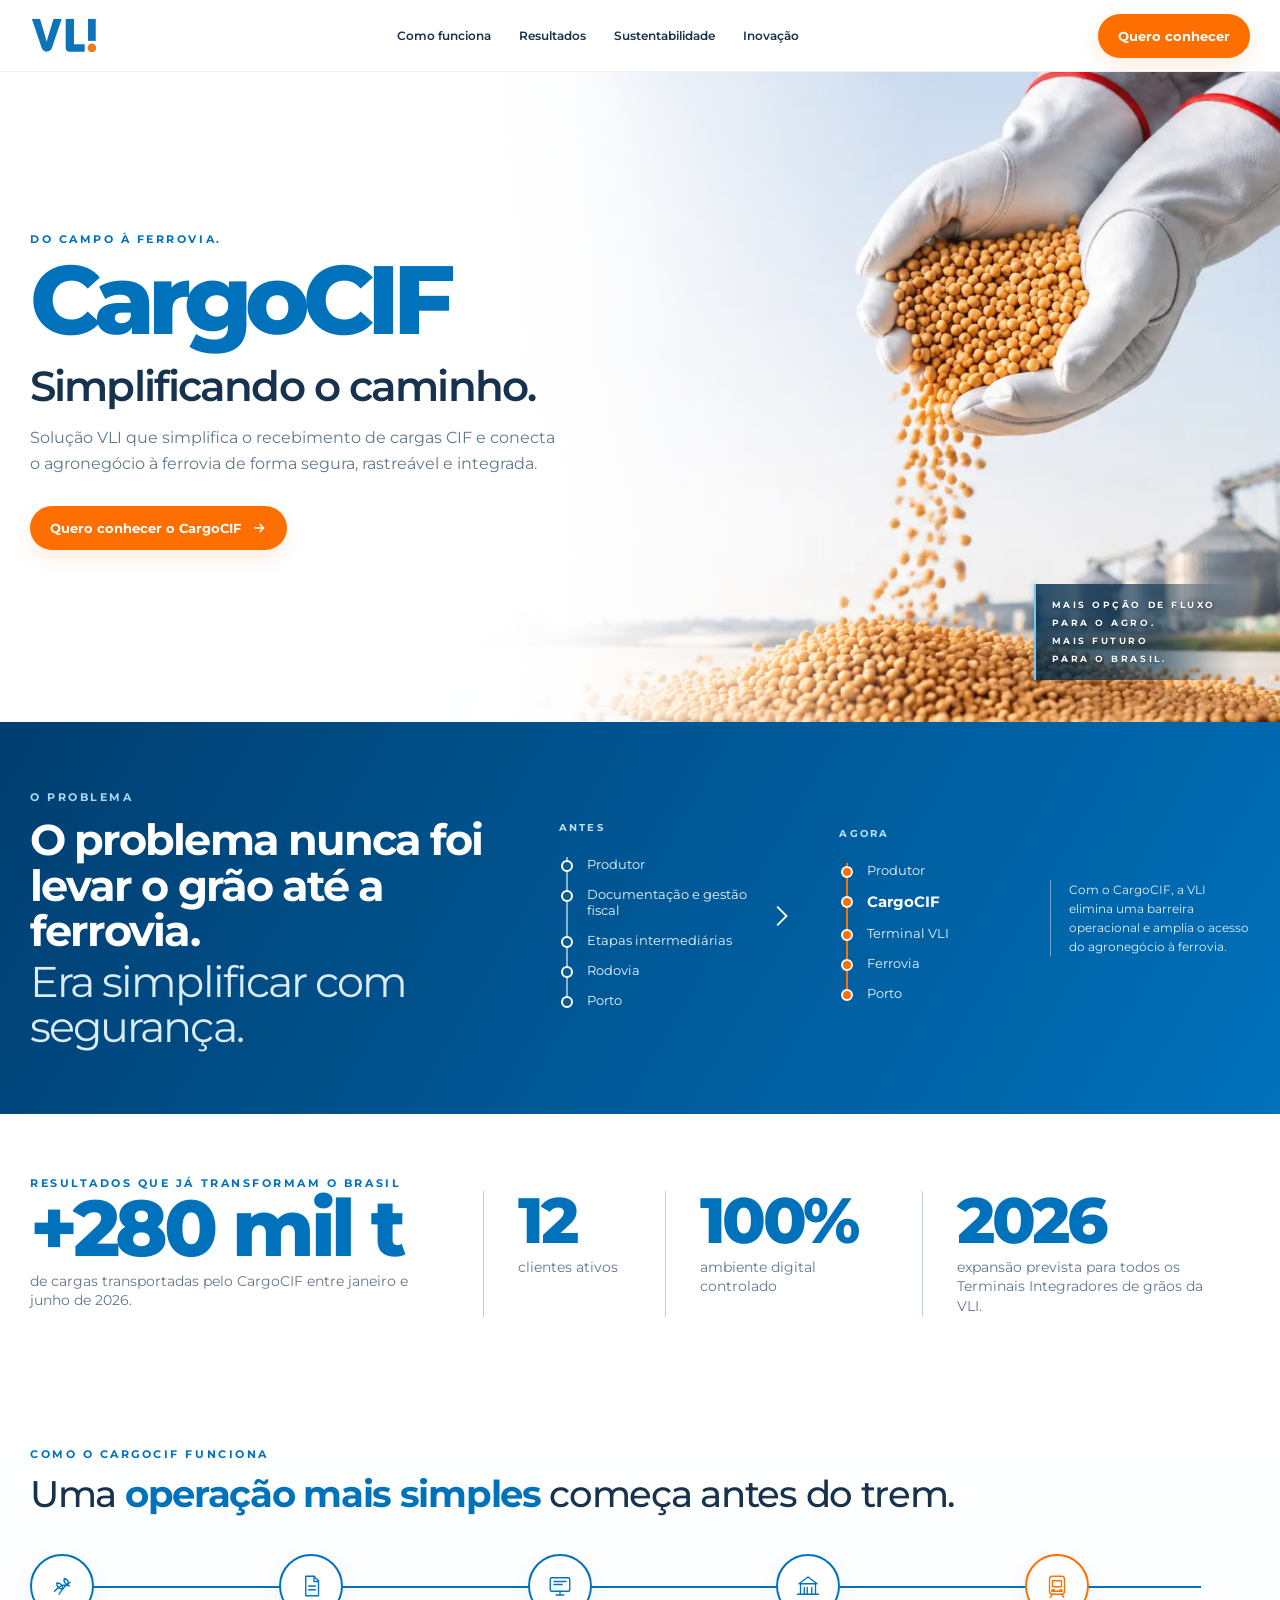
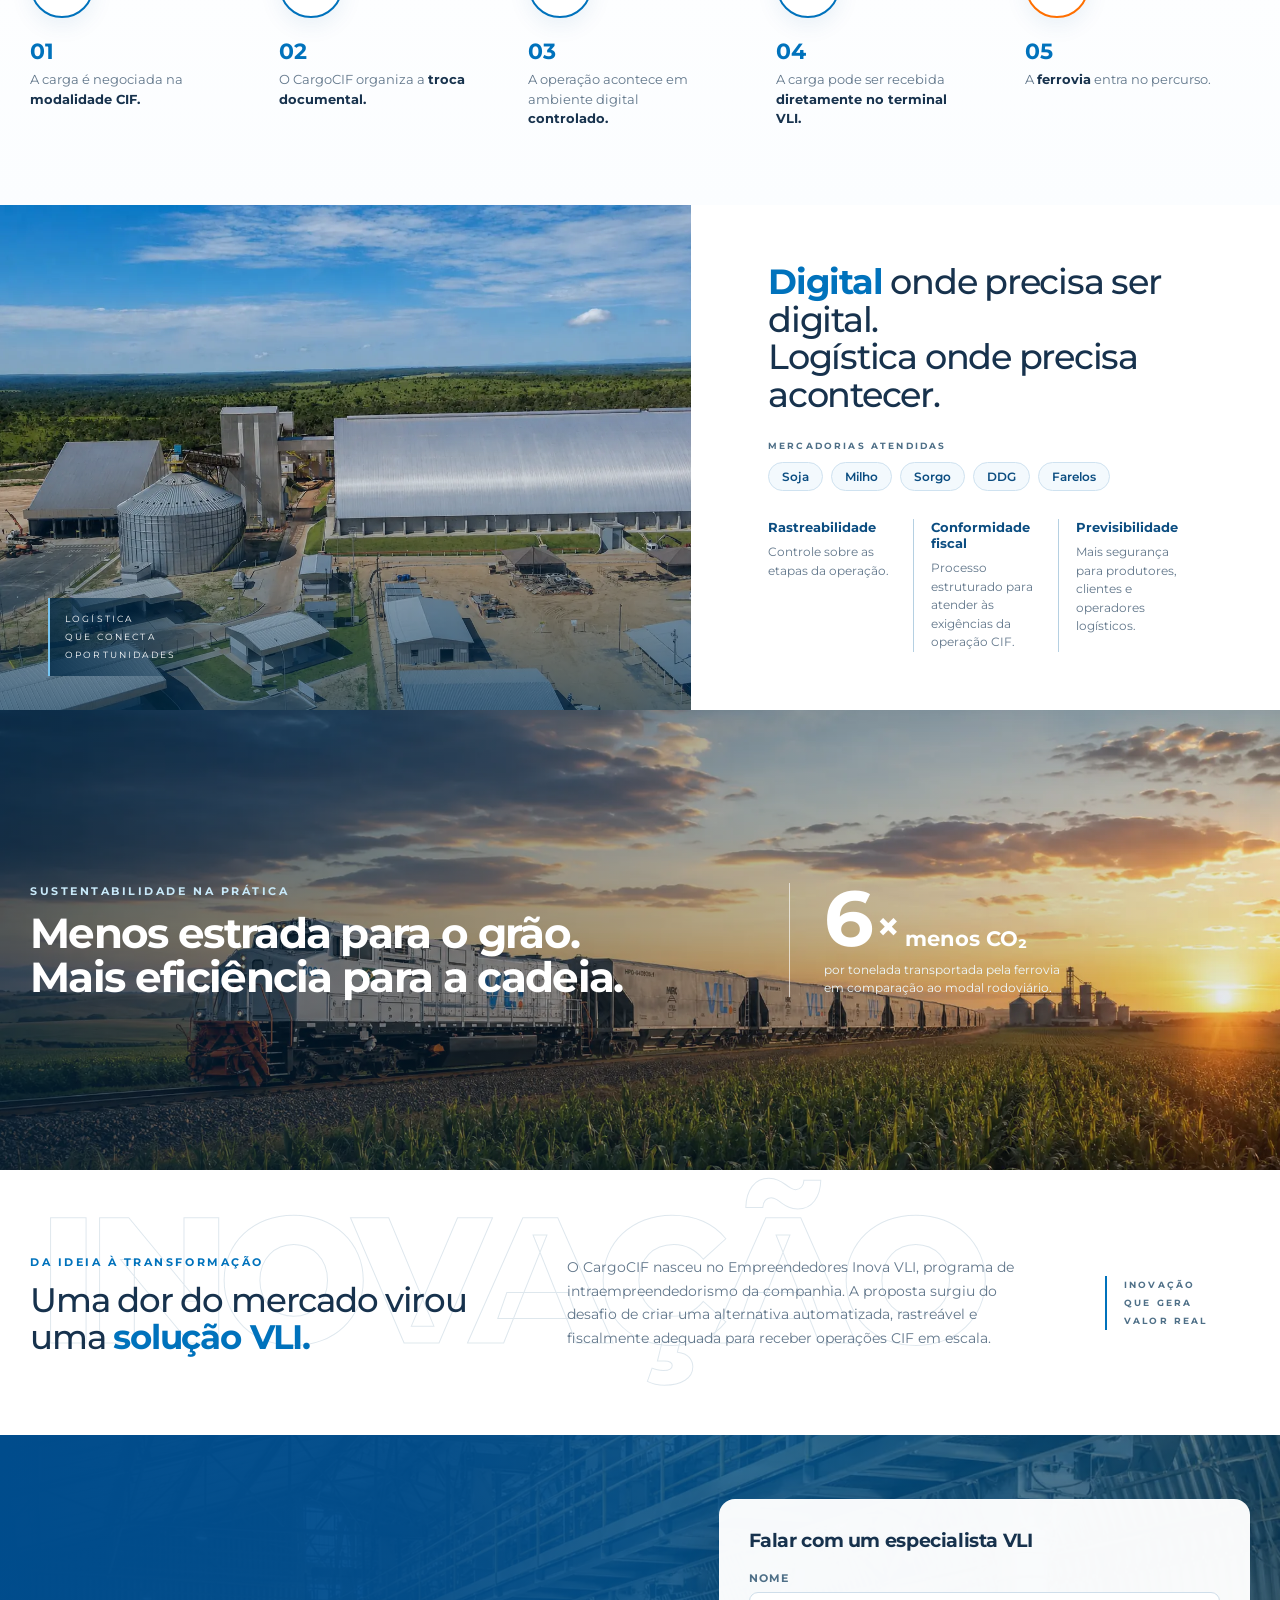
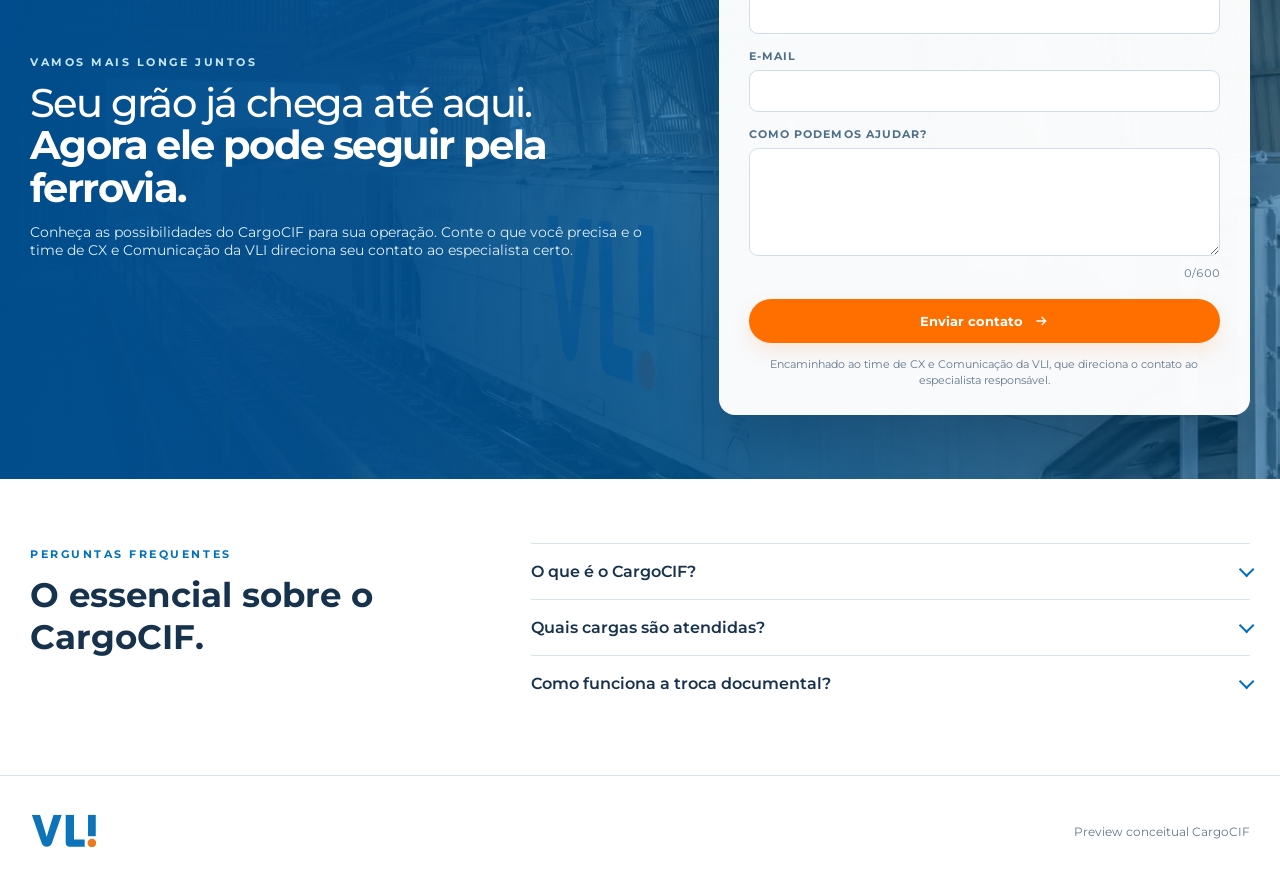
<file: cargocif/index.html>
<!DOCTYPE html>
<html lang="pt-BR">
<head>
<meta charset="utf-8">
<meta name="viewport" content="width=device-width,initial-scale=1">
<meta name="theme-color" content="#006fba">
<title>CargoCIF | VLI</title>
<meta name="description" content="CargoCIF, solução VLI que simplifica o recebimento de cargas CIF e amplia o acesso do agronegócio à ferrovia.">
<link rel="preconnect" href="https://fonts.googleapis.com">
<link rel="preconnect" href="https://fonts.gstatic.com" crossorigin>
<link href="https://fonts.googleapis.com/css2?family=Montserrat:wght@400;500;600;700;800&display=swap" rel="stylesheet">
<style>
:root{--blue:#0072bc;--deep:#004477;--navy:#17324d;--orange:#ff6f00;--muted:#62778b;--line:#d9e5ee;--off:#f7fafc;--white:#fff;--max:1220px}
*{box-sizing:border-box}html{scroll-behavior:smooth;scroll-padding-top:88px}body{margin:0;font-family:Montserrat,Arial,sans-serif;color:var(--navy);background:#fff;-webkit-font-smoothing:antialiased;overflow-x:hidden}a{text-decoration:none;color:inherit}img{display:block;max-width:100%}.wrap{width:min(var(--max),calc(100% - 48px));margin:0 auto}.eyebrow{font-size:11px;letter-spacing:.23em;text-transform:uppercase;font-weight:700;color:var(--blue)}.btn{display:inline-flex;align-items:center;gap:10px;background:var(--orange);color:#fff;border-radius:999px;padding:14px 20px;font-size:13px;font-weight:700;box-shadow:0 8px 20px rgba(255,111,0,.13);transition:.2s}.btn:hover{transform:translateY(-2px)}.btn svg{width:16px;fill:none;stroke:currentColor;stroke-width:2}
header{height:72px;position:sticky;top:0;z-index:30;background:rgba(255,255,255,.94);backdrop-filter:blur(14px);border-bottom:1px solid #edf2f6}.nav{height:100%;display:grid;grid-template-columns:auto 1fr auto;align-items:center;gap:34px}.logo{display:inline-flex;align-items:center;line-height:0;height:auto}.logo img{width:68px;height:auto;display:block;max-width:none}nav{display:flex;justify-content:center;gap:28px;font-size:12px;font-weight:600}.menu{display:none;border:0;background:transparent;color:var(--deep);padding:5px}.menu svg{width:26px;height:26px;fill:none;stroke:currentColor;stroke-width:2}
.hero{position:relative;overflow:hidden;background:linear-gradient(115deg,#fff 0%,#fff 44%,#edf7fc 100%)}.hero-inner{min-height:650px;display:grid;grid-template-columns:.88fr 1.12fr;align-items:center;position:relative}.hero-copy{z-index:4;padding:62px 0 78px;max-width:570px}.hero-title{font-size:clamp(68px,7.6vw,110px);line-height:.84;letter-spacing:-.07em;color:var(--blue);font-weight:800;margin:12px 0 24px}.hero h1{font-size:clamp(31px,3.25vw,48px);line-height:1.04;letter-spacing:-.045em;margin:0 0 17px;font-weight:600}.hero-copy p{font-size:16px;line-height:1.65;color:var(--muted);max-width:560px;margin:0 0 28px}.hero-media{position:absolute;right:calc((100vw - 100%)/-2);top:0;width:63vw;height:100%;overflow:hidden}.hero-media img{width:100%;height:100%;object-fit:cover;object-position:68% 50%}.hero-media:after{content:"";position:absolute;inset:0;background:linear-gradient(90deg,#fff 0%,rgba(255,255,255,.95) 12%,rgba(255,255,255,.55) 29%,rgba(255,255,255,.04) 55%)}.hero-note{position:absolute;z-index:5;right:5%;top:auto;bottom:42px;max-width:230px;border-left:2px solid #76c6f2;padding:12px 24px 12px 16px;background:linear-gradient(90deg,rgba(0,42,72,.82) 0%,rgba(0,42,72,.58) 62%,rgba(0,42,72,.18) 86%,rgba(0,42,72,0) 100%);backdrop-filter:none;font-size:9px;line-height:2;letter-spacing:.28em;text-transform:uppercase;color:#fff;font-weight:700;text-shadow:0 1px 3px rgba(0,24,42,.55)}.grainline{position:absolute;z-index:6;left:38%;bottom:92px;width:35%;height:88px}.grainline path{fill:none;stroke:var(--blue);stroke-width:2}.grainline circle{fill:#e8a34d}
.problem{background:linear-gradient(120deg,#003e70,#0071bb);color:#fff;padding:64px 0}.problem-grid{display:grid;grid-template-columns:1fr 1.5fr;gap:68px;align-items:center}.problem .eyebrow{color:#a9daf6}.problem h2{font-size:43px;line-height:1.06;letter-spacing:-.045em;margin:12px 0 0}.problem h2 span{display:block;color:#d9ecf7;font-weight:400;margin-top:5px}.compare{display:grid;grid-template-columns:1fr 50px 1fr 1.05fr;gap:20px;align-items:center}.flow-label{font-size:10px;letter-spacing:.22em;text-transform:uppercase;font-weight:700;color:#bde1f5;margin-bottom:15px}.flow{position:relative;padding-left:28px}.flow:before{content:"";position:absolute;left:7px;top:8px;bottom:8px;width:2px;background:rgba(255,255,255,.55)}.flow.now:before{background:var(--orange)}.step{position:relative;padding:7px 0;font-size:13px;color:#e9f5fb}.step:before{content:"";position:absolute;left:-26px;top:11px;width:8px;height:8px;border-radius:50%;background:#0c598d;border:2px solid #fff}.flow.now .step:before{background:var(--orange)}.step.hot{font-size:15px;font-weight:700;color:#fff}.compare-arrow svg{width:28px;fill:none;stroke:#fff;stroke-width:1.6}.compare-note{padding-left:18px;border-left:1px solid rgba(255,255,255,.45);font-size:12px;line-height:1.6;color:#dff1fb}
.stats{padding:58px 0 62px}.stats .eyebrow{margin-bottom:20px}.stats-grid{display:grid;grid-template-columns:1.55fr .62fr .88fr 1.12fr}.stat{padding:0 34px;border-left:1px solid #b9d0df}.stat:first-child{border:0;padding-left:0}.stat strong{display:block;font-size:clamp(46px,5vw,72px);line-height:.92;letter-spacing:-.055em;color:var(--blue);font-weight:800}.stat:first-child strong{font-size:clamp(58px,6.2vw,86px)}.stat p{font-size:14px;line-height:1.4;color:var(--muted);margin:8px 0 0}
.how{padding:64px 0 76px;background:linear-gradient(#fff,#fbfdff)}.how h2{font-size:37px;line-height:1.1;letter-spacing:-.035em;margin:12px 0 40px;font-weight:500}.how h2 b{color:var(--blue)}.timeline{display:grid;grid-template-columns:repeat(5,1fr);gap:24px;position:relative}.timeline:before{content:"";position:absolute;left:4%;right:4%;top:32px;height:2px;background:var(--blue)}.node{position:relative;padding-top:84px}.icon{position:absolute;top:0;left:0;width:64px;height:64px;border-radius:50%;background:#fff;border:2px solid var(--blue);display:grid;place-items:center;z-index:2;box-shadow:0 8px 22px rgba(0,90,150,.08)}.icon svg{width:30px;height:30px;fill:none;stroke:var(--blue);stroke-width:1.8;stroke-linecap:round;stroke-linejoin:round}.node:last-child .icon{border-color:var(--orange)}.node:last-child .icon svg{stroke:var(--orange)}.node b{font-size:22px;color:var(--blue)}.node p{font-size:13px;line-height:1.5;color:var(--muted);max-width:190px;margin:5px 0 0}.node p strong{color:var(--navy)}
.ops{display:grid;grid-template-columns:1.08fr .92fr;min-height:440px}.ops-media{position:relative;overflow:hidden;min-height:440px;background:#0c5f99}.ops-media img{width:100%;height:100%;object-fit:cover;object-position:center}.ops-media:after{content:"";position:absolute;inset:0;background:linear-gradient(0deg,rgba(0,52,90,.62),rgba(0,52,90,0) 58%)}.ops-label{position:absolute;z-index:2;left:48px;bottom:34px;color:#fff;border-left:2px solid #76c6f2;padding:12px 32px 12px 15px;background:linear-gradient(90deg,rgba(0,41,71,.8),rgba(0,41,71,.3) 72%,transparent);font-size:9px;line-height:2;letter-spacing:.24em;text-transform:uppercase}.ops-copy{padding:58px 6vw;display:flex;flex-direction:column;justify-content:center}.ops-copy h2{font-size:35px;line-height:1.08;letter-spacing:-.035em;font-weight:500;margin:0 0 26px}.cargas{margin:0 0 28px}.cargas-label{display:block;font-size:9px;letter-spacing:.24em;text-transform:uppercase;font-weight:700;color:#4e6f87;margin-bottom:11px}.cargas ul{display:flex;flex-wrap:wrap;gap:8px;margin:0;padding:0;list-style:none}.cargas li{padding:6px 13px;border:1px solid #cfe2f0;border-radius:999px;background:#f3f9fd;font-size:12px;font-weight:600;color:#0b4d81}.ops-copy h2 b{color:var(--blue)}.benefits{display:grid;grid-template-columns:repeat(3,1fr)}.benefit{padding:0 17px;border-left:1px solid #b5d0e2}.benefit:first-child{border:0;padding-left:0}.benefit b{display:block;font-size:13px;color:#0b4d81;margin-bottom:8px}.benefit p{font-size:12px;line-height:1.55;color:var(--muted);margin:0}
.rail{position:relative;background:#18364f;overflow:hidden}.rail img{width:100%;height:460px;object-fit:cover;object-position:center 58%}.rail-overlay{position:absolute;inset:0;display:flex;align-items:center}.rail-overlay:after{content:"";position:absolute;inset:0;background:linear-gradient(90deg,rgba(0,39,70,.58),rgba(0,39,70,.08))}.rail-copy{position:relative;z-index:2;color:#fff;display:grid;grid-template-columns:1fr .65fr;gap:50px;align-items:center}.rail-copy .eyebrow{color:#c8e9f9}.rail-copy h2{font-size:42px;line-height:1.06;letter-spacing:-.04em;margin:12px 0 0}.co2{border-left:1px solid rgba(255,255,255,.65);padding-left:34px}.co2 strong{font-size:78px;line-height:.9}.co2-x{font-size:.52em;font-weight:700;vertical-align:.12em;margin-left:.05em}.co2 b{font-size:21px}.co2 p{font-size:12px;line-height:1.5;max-width:250px;margin:8px 0 0;color:#edf7fc}
.innovation{position:relative;padding:72px 0 70px;overflow:hidden}.ghost{position:absolute;left:3vw;top:20px;font-size:clamp(105px,14vw,220px);font-weight:800;letter-spacing:-.07em;color:transparent;-webkit-text-stroke:1px #dbe5ec;opacity:.9;line-height:1}.innovation-grid{position:relative;z-index:2;display:grid;grid-template-columns:1fr 1fr .3fr;gap:54px;align-items:center}.innovation h2{font-size:34px;line-height:1.08;letter-spacing:-.035em;margin:12px 0 0;font-weight:500}.innovation h2 b{color:var(--blue)}.innovation p{font-size:14px;line-height:1.7;color:var(--muted)}.innovation-tag{border-left:2px solid var(--blue);padding-left:17px;font-size:9px;line-height:2;letter-spacing:.24em;text-transform:uppercase;color:#4e6f87;font-weight:700}
.cta{position:relative;background:#005497;color:#fff;overflow:hidden}.cta-bg{position:absolute;inset:0;width:100%;height:100%;object-fit:cover;object-position:72% center}.cta:after{content:"";position:absolute;inset:0;background:linear-gradient(100deg,#004c8c 0%,rgba(0,78,142,.95) 30%,rgba(0,100,170,.72) 58%,rgba(0,110,180,.4) 100%)}.cta-grid{position:relative;z-index:2;display:grid;grid-template-columns:1fr .84fr;gap:56px;align-items:center;min-height:420px;padding:64px 0}.cta-copy{min-width:0;display:flex;flex-direction:column;justify-content:center}.cta .eyebrow{color:#c6e7f9}.cta h2{font-size:40px;line-height:1.06;letter-spacing:-.04em;font-weight:500;margin:13px 0 14px}.cta h2 b{font-weight:700}.cta p{font-size:14px;color:#dceff9;margin:0 0 24px}.cta-copy p:last-child{margin-bottom:0}.lead{min-width:0;background:rgba(255,255,255,.97);color:var(--navy);border-radius:16px;padding:30px 30px 26px;box-shadow:0 24px 60px rgba(0,30,55,.3)}.lead h3{margin:0 0 18px;font-size:19px;line-height:1.25;letter-spacing:-.02em;font-weight:700}.field{margin-bottom:15px}.field label{display:block;margin-bottom:7px;font-size:11px;font-weight:700;letter-spacing:.1em;text-transform:uppercase;color:#4e6f87}.field input,.field textarea{width:100%;font:inherit;font-size:14px;color:var(--navy);background:#fff;border:1px solid #cfdeea;border-radius:9px;padding:11px 13px;transition:border-color .15s,box-shadow .15s}.field textarea{min-height:96px;line-height:1.5;resize:vertical}.field input:focus,.field textarea:focus{outline:0;border-color:var(--blue);box-shadow:0 0 0 3px rgba(0,114,188,.18)}.field input[aria-invalid="true"],.field textarea[aria-invalid="true"]{border-color:#c62b1f;box-shadow:0 0 0 3px rgba(198,43,31,.12)}.lead .err{display:block;margin-top:6px;font-size:12px;font-weight:600;color:#c62b1f}.lead .err[hidden]{display:none}.lead .count{display:block;margin-top:6px;font-size:11px;color:var(--muted);text-align:right;font-variant-numeric:tabular-nums}.lead .hp{position:absolute;left:-9999px;width:1px;height:1px;overflow:hidden}.lead .btn{width:100%;justify-content:center;margin-top:4px;border:0;font-family:inherit;cursor:pointer}.lead .btn[disabled]{opacity:.65;cursor:progress;transform:none}.lead .lead-note{margin:13px 0 0;font-size:11px;line-height:1.5;color:var(--muted);text-align:center}.lead .lead-status{margin:12px 0 0;font-size:13px;font-weight:600;line-height:1.5;color:#c62b1f}.lead .lead-status:empty{display:none}.lead-done{padding:6px 0 2px;text-align:center}.lead-done svg{width:42px;height:42px;margin:0 auto 14px;fill:none;stroke:#0a7a3f;stroke-width:2;stroke-linecap:round;stroke-linejoin:round}.lead-done h3{margin-bottom:8px}.lead .lead-done p{margin:0;font-size:13px;line-height:1.6;color:var(--muted)}.lead .lead-done p+p{margin-top:10px;font-size:11px}
.faq{padding:64px 0}.faq-grid{display:grid;grid-template-columns:.75fr 1.25fr;gap:70px}.faq h2{font-size:34px;margin:12px 0}.faq details{padding:18px 0;border-top:1px solid var(--line)}.faq summary{display:flex;align-items:center;justify-content:space-between;gap:20px;font-weight:600;cursor:pointer;list-style:none}.faq summary::-webkit-details-marker{display:none}.faq summary::after{content:"";width:9px;height:9px;flex:0 0 9px;border-right:2px solid var(--blue);border-bottom:2px solid var(--blue);transform:rotate(45deg) translateY(-3px);transition:transform .2s ease}.faq details[open] summary::after{transform:rotate(225deg) translate(-2px,-1px)}.faq p{font-size:14px;line-height:1.6;color:var(--muted)}footer{padding:38px 0;border-top:1px solid var(--line);font-size:12px;color:var(--muted)}.foot{display:flex;align-items:center;justify-content:space-between}
</style>
<link rel="stylesheet" href="mobile.css?v=20261014-1" media="(max-width: 800px)">
</head>
<body>
<header><div class="wrap nav"><a class="logo" href="#top" aria-label="VLI"><img src="assets/vli-logo.svg" alt="VLI" width="83" height="42"></a><button class="menu" id="menuBtn" type="button" aria-label="Abrir menu" aria-controls="mainnav" aria-expanded="false"><svg viewBox="0 0 24 24"><path d="M4 7h16M4 12h16M4 17h16"/></svg></button><nav id="mainnav" aria-label="Navegação principal"><a href="#como">Como funciona</a><a href="#resultados">Resultados</a><a href="#sustentabilidade">Sustentabilidade</a><a href="#inovacao">Inovação</a></nav><a class="btn" href="#contato">Quero conhecer</a></div></header>
<main id="top">
<section class="hero"><div class="wrap hero-inner"><div class="hero-copy"><span class="eyebrow">Do campo à ferrovia.</span><div class="hero-title">CargoCIF</div><h1>Simplificando o caminho.</h1><p>Solução VLI que simplifica o recebimento de cargas CIF e conecta o agronegócio à ferrovia de forma segura, rastreável e integrada.</p><a class="btn" href="#contato">Quero conhecer o CargoCIF <svg viewBox="0 0 24 24"><path d="M5 12h14M13 6l6 6-6 6"/></svg></a></div><div class="hero-media"><img src="assets/hero-cargocif-v2.webp" alt="Mãos com uniforme e luvas segurando e derramando grãos de soja em um terminal agrícola" fetchpriority="high" decoding="async"><div class="hero-note">Mais opção de fluxo<br>para o agro.<br>Mais futuro<br>para o Brasil.</div></div></div></section>
<section class="problem"><div class="wrap problem-grid"><div><span class="eyebrow">O problema</span><h2>O problema nunca foi levar o grão até a ferrovia.<span>Era simplificar com segurança.</span></h2></div><div class="compare"><div><div class="flow-label">Antes</div><div class="flow"><div class="step">Produtor</div><div class="step">Documentação e gestão fiscal</div><div class="step">Etapas intermediárias</div><div class="step">Rodovia</div><div class="step">Porto</div></div></div><div class="compare-arrow"><svg viewBox="0 0 24 24"><path d="M7 4l8 8-8 8"/></svg></div><div><div class="flow-label">Agora</div><div class="flow now"><div class="step">Produtor</div><div class="step hot">CargoCIF</div><div class="step">Terminal VLI</div><div class="step">Ferrovia</div><div class="step">Porto</div></div></div><div class="compare-note">Com o CargoCIF, a VLI elimina uma barreira operacional e amplia o acesso do agronegócio à ferrovia.</div></div></div></section>
<section class="stats" id="resultados"><div class="wrap"><span class="eyebrow">Resultados que já transformam o Brasil</span><div class="stats-grid"><div class="stat"><strong>+280 mil t</strong><p>de cargas transportadas pelo CargoCIF entre janeiro e junho de 2026.</p></div><div class="stat"><strong>12</strong><p>clientes ativos</p></div><div class="stat"><strong>100%</strong><p>ambiente digital controlado</p></div><div class="stat"><strong>2026</strong><p>expansão prevista para todos os Terminais Integradores de grãos da VLI.</p></div></div></div></section>
<section class="how" id="como"><div class="wrap"><span class="eyebrow">Como o CargoCIF funciona</span><h2>Uma <b>operação mais simples</b> começa antes do trem.</h2><div class="timeline"><div class="node"><span class="icon"><svg viewBox="0 0 40 40"><path d="M10 27c6-8 14-10 20-7M16 31c4-7 9-12 15-16"/><path d="M13 16c5 0 8 3 8 8-5 0-8-3-8-8zM23 10c4 1 6 4 5 8-4-1-6-4-5-8z"/></svg></span><b>01</b><p>A carga é negociada na <strong>modalidade CIF.</strong></p></div><div class="node"><span class="icon"><svg viewBox="0 0 40 40"><path d="M13 7h11l6 6v20H13z"/><path d="M24 7v7h6M17 20h9M17 25h9"/></svg></span><b>02</b><p>O CargoCIF organiza a <strong>troca documental.</strong></p></div><div class="node"><span class="icon"><svg viewBox="0 0 40 40"><rect x="7" y="9" width="26" height="18" rx="2"/><path d="M15 32h10M20 27v5M12 14h16M12 18h11"/></svg></span><b>03</b><p>A operação acontece em ambiente digital <strong>controlado.</strong></p></div><div class="node"><span class="icon"><svg viewBox="0 0 40 40"><path d="M6 31h28M10 31V17h20v14M8 17l12-9 12 9M15 22v9M25 22v9M19 22v9"/></svg></span><b>04</b><p>A carga pode ser recebida <strong>diretamente no terminal VLI.</strong></p></div><div class="node"><span class="icon"><svg viewBox="0 0 40 40"><rect x="10" y="7" width="20" height="24" rx="4"/><path d="M14 13h12v8H14zM13 27h14M14 31l-3 4M26 31l3 4"/><circle cx="15" cy="26" r="1.4"/><circle cx="25" cy="26" r="1.4"/></svg></span><b>05</b><p>A <strong>ferrovia</strong> entra no percurso.</p></div></div></div></section>
<section class="ops"><div class="ops-media"><img src="assets/terminal-cargocif-vli.webp" onerror="this.onerror=null;this.src='assets/terminal.webp'" alt="Terminal integrador VLI em área agrícola" loading="lazy" decoding="async"><div class="ops-label">Logística<br>que conecta<br>oportunidades</div></div><div class="ops-copy"><h2><b>Digital</b> onde precisa ser digital.<br class="ops-break"> Logística onde precisa acontecer.</h2><div class="cargas"><span class="cargas-label">Mercadorias atendidas</span><ul><li>Soja</li><li>Milho</li><li>Sorgo</li><li>DDG</li><li>Farelos</li></ul></div><div class="benefits"><div class="benefit"><b>Rastreabilidade</b><p>Controle sobre as etapas da operação.</p></div><div class="benefit"><b>Conformidade fiscal</b><p>Processo estruturado para atender às exigências da operação CIF.</p></div><div class="benefit"><b>Previsibilidade</b><p>Mais segurança para produtores, clientes e operadores logísticos.</p></div></div></div></section>
<section class="rail" id="sustentabilidade"><img src="assets/rail-cargocif-vli.webp" onerror="this.onerror=null;this.src='assets/rail.webp'" alt="Locomotiva VLI e vagões graneleiros atravessando uma paisagem agrícola ao pôr do sol" loading="lazy" decoding="async"><div class="rail-overlay"><div class="wrap rail-copy"><div><span class="eyebrow">Sustentabilidade na prática</span><h2>Menos estrada para o grão.<br class="rail-break"> Mais eficiência para a cadeia.</h2></div><div class="co2"><strong>6<span class="co2-x">×</span></strong> <b>menos CO₂</b><p>por tonelada transportada pela ferrovia em comparação ao modal rodoviário.</p></div></div></div></section>
<section class="innovation" id="inovacao"><div class="ghost">INOVAÇÃO</div><div class="wrap innovation-grid"><div><span class="eyebrow">Da ideia à transformação</span><h2>Uma dor do mercado virou uma <b>solução VLI.</b></h2></div><p>O CargoCIF nasceu no Empreendedores Inova VLI, programa de intraempreendedorismo da companhia. A proposta surgiu do desafio de criar uma alternativa automatizada, rastreável e fiscalmente adequada para receber operações CIF em escala.</p><div class="innovation-tag">Inovação<br>que gera<br>valor real</div></div></section>
<section class="cta" id="contato"><img class="cta-bg" src="assets/cta-carregamento-vli.webp" onerror="this.onerror=null;this.src='assets/cta.webp'" alt="Locomotiva VLI e vagões graneleiros dentro do galpão de carregamento" loading="lazy" decoding="async"><div class="wrap cta-grid"><div class="cta-copy"><span class="eyebrow">Vamos mais longe juntos</span><h2>Seu grão já chega até aqui.<br><b>Agora ele pode seguir pela ferrovia.</b></h2><p>Conheça as possibilidades do CargoCIF para sua operação. Conte o que você precisa e o time de CX e Comunicação da VLI direciona seu contato ao especialista certo.</p></div><form class="lead" id="leadForm" novalidate><h3>Falar com um especialista VLI</h3><div class="field"><label for="lead-nome">Nome</label><input id="lead-nome" name="nome" type="text" autocomplete="name" maxlength="120" required aria-describedby="err-nome"><span class="err" id="err-nome" hidden>Informe seu nome.</span></div><div class="field"><label for="lead-email">E-mail</label><input id="lead-email" name="email" type="email" autocomplete="email" inputmode="email" maxlength="160" required aria-describedby="err-email"><span class="err" id="err-email" hidden>Informe um e-mail válido.</span></div><div class="field"><label for="lead-mensagem">Como podemos ajudar?</label><textarea id="lead-mensagem" name="mensagem" rows="4" maxlength="600" required aria-describedby="err-mensagem lead-count"></textarea><span class="err" id="err-mensagem" hidden>Conte brevemente o que você precisa.</span><span class="count" id="lead-count">0/600</span></div><p class="hp" aria-hidden="true"><label for="lead-site">Não preencha este campo</label><input id="lead-site" name="site" type="text" tabindex="-1" autocomplete="off"></p><button class="btn" type="submit">Enviar contato <svg viewBox="0 0 24 24"><path d="M5 12h14M13 6l6 6-6 6"/></svg></button><p class="lead-note">Encaminhado ao time de CX e Comunicação da VLI, que direciona o contato ao especialista responsável.</p><p class="lead-status" role="status" aria-live="polite"></p></form></div></section>
<section class="faq"><div class="wrap faq-grid"><div><span class="eyebrow">Perguntas frequentes</span><h2>O essencial sobre o CargoCIF.</h2></div><div><details><summary>O que é o CargoCIF?</summary><p>Solução digital da VLI para simplificar operações CIF e ampliar o acesso do agronegócio à ferrovia.</p></details><details><summary>Quais cargas são atendidas?</summary><p>A solução foi apresentada pela VLI para operações de soja, milho, sorgo, DDG e farelos.</p></details><details><summary>Como funciona a troca documental?</summary><p>O processo acontece em ambiente digital controlado, com rastreabilidade e conformidade fiscal.</p></details></div></div></section>
</main>
<footer><div class="wrap foot"><div class="logo"><img src="assets/vli-logo.svg" alt="VLI" width="83" height="42"></div><div>Preview conceitual CargoCIF</div></div></footer>
<script>
const mb = document.getElementById('menuBtn');
const mn = document.getElementById('mainnav');
if (mb && mn) {
  const mobile = window.matchMedia('(max-width: 800px)');
  const setMenu = (open, restoreFocus = false) => {
    mn.classList.toggle('open', open);
    mb.setAttribute('aria-expanded', String(open));
    mb.setAttribute('aria-label', open ? 'Fechar menu' : 'Abrir menu');
    if (restoreFocus) mb.focus();
  };
  mb.addEventListener('click', () => setMenu(mb.getAttribute('aria-expanded') !== 'true'));
  mn.querySelectorAll('a').forEach(link => link.addEventListener('click', () => setMenu(false)));
  document.addEventListener('keydown', event => {
    if (event.key === 'Escape' && mb.getAttribute('aria-expanded') === 'true') setMenu(false, true);
  });
  document.addEventListener('click', event => {
    if (!mn.contains(event.target) && !mb.contains(event.target)) setMenu(false);
  });
  document.addEventListener('focusin', event => {
    if (!mn.contains(event.target) && !mb.contains(event.target)) setMenu(false);
  });
  mobile.addEventListener('change', () => setMenu(false));
}

/* Formulário de contato.
   FORM_ENDPOINT: deixe vazio no preview. Ao publicar no WordPress da VLI,
   troque este bloco pelo widget Form do Elementor (campos nome / email / mensagem)
   ou informe aqui a URL que recebe o POST — os name= dos campos já seguem esse padrão. */
const FORM_ENDPOINT = '';

const form = document.getElementById('leadForm');
if (form) {
  const status = form.querySelector('.lead-status');
  const counter = document.getElementById('lead-count');
  const msg = document.getElementById('lead-mensagem');
  const submit = form.querySelector('button[type="submit"]');
  const EMAIL = /^[^\s@]+@[^\s@]+\.[^\s@]{2,}$/;

  const fields = [
    { el: document.getElementById('lead-nome'), err: document.getElementById('err-nome'), ok: v => v.length >= 2 },
    { el: document.getElementById('lead-email'), err: document.getElementById('err-email'), ok: v => EMAIL.test(v) },
    { el: msg, err: document.getElementById('err-mensagem'), ok: v => v.length >= 10 }
  ];

  const mark = (f, valid) => {
    f.el.setAttribute('aria-invalid', String(!valid));
    f.err.hidden = valid;
  };

  const count = () => { counter.textContent = msg.value.length + '/' + msg.getAttribute('maxlength'); };
  msg.addEventListener('input', count);
  count();

  fields.forEach(f => {
    f.el.addEventListener('blur', () => mark(f, f.ok(f.el.value.trim())));
    f.el.addEventListener('input', () => { if (f.el.getAttribute('aria-invalid') === 'true') mark(f, f.ok(f.el.value.trim())); });
  });

  const done = name => {
    form.innerHTML = '<div class="lead-done"><svg viewBox="0 0 24 24" aria-hidden="true"><path d="M20 6L9 17l-5-5"/></svg>'
      + '<h3>Contato registrado' + (name ? ', ' + name : '') + '.</h3>'
      + '<p>No site da VLI, esta mensagem segue para o time de CX e Comunicação, que direciona o contato ao especialista do CargoCIF.</p>'
      + (FORM_ENDPOINT ? '' : '<p>Esta é uma prévia para aprovação — nenhum dado foi enviado ou armazenado.</p>') + '</div>';
    form.querySelector('h3').focus && form.querySelector('h3').setAttribute('tabindex', '-1');
    form.querySelector('h3').focus();
  };

  form.addEventListener('submit', async event => {
    event.preventDefault();
    status.textContent = '';

    if (form.elements.site.value) return; /* honeypot */

    let first = null;
    fields.forEach(f => {
      const valid = f.ok(f.el.value.trim());
      mark(f, valid);
      if (!valid && !first) first = f.el;
    });
    if (first) {
      status.textContent = 'Revise os campos destacados.';
      first.focus();
      return;
    }

    const name = form.elements.nome.value.trim().split(' ')[0];

    if (!FORM_ENDPOINT) { done(name); return; }

    submit.disabled = true;
    try {
      const response = await fetch(FORM_ENDPOINT, { method: 'POST', body: new FormData(form), headers: { Accept: 'application/json' } });
      if (!response.ok) throw new Error(response.status);
      done(name);
    } catch (error) {
      submit.disabled = false;
      status.textContent = 'Não foi possível enviar agora. Tente novamente em instantes.';
    }
  });
}
</script>
</body>
</html>
</file>
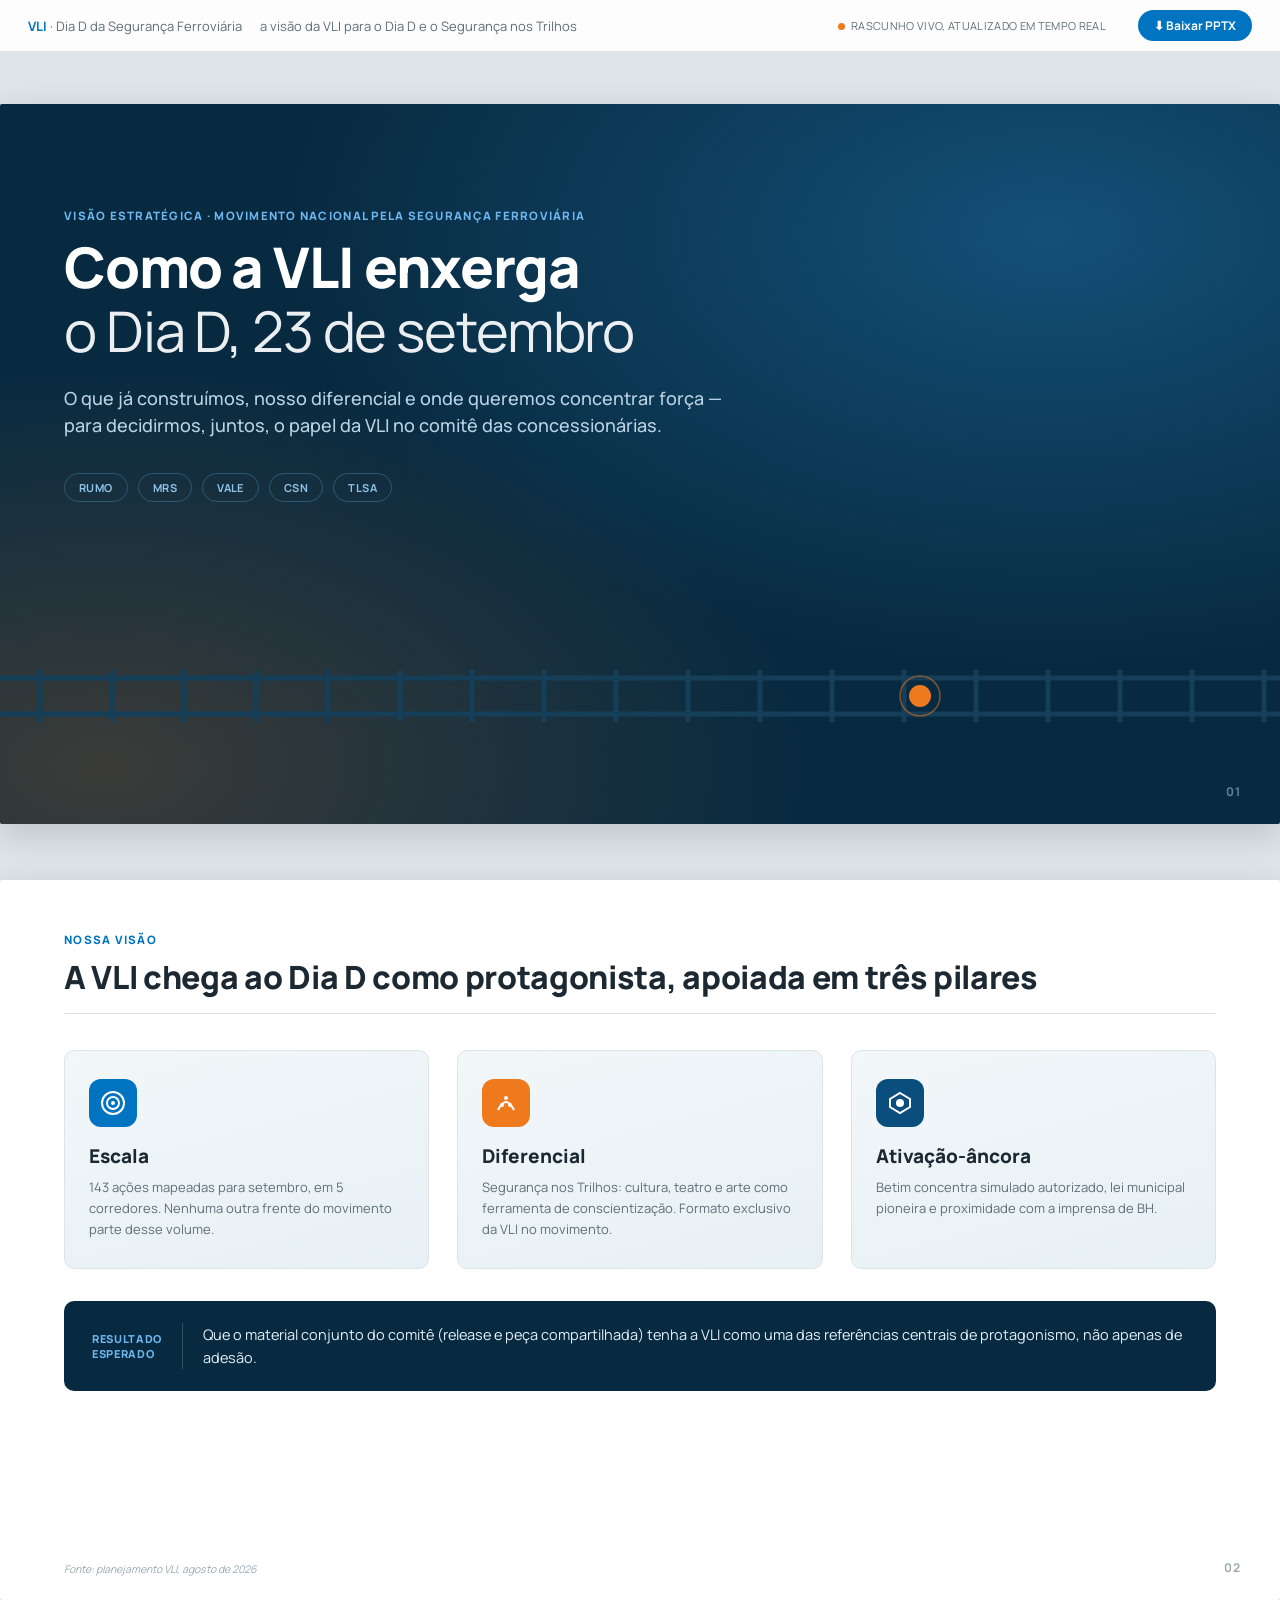
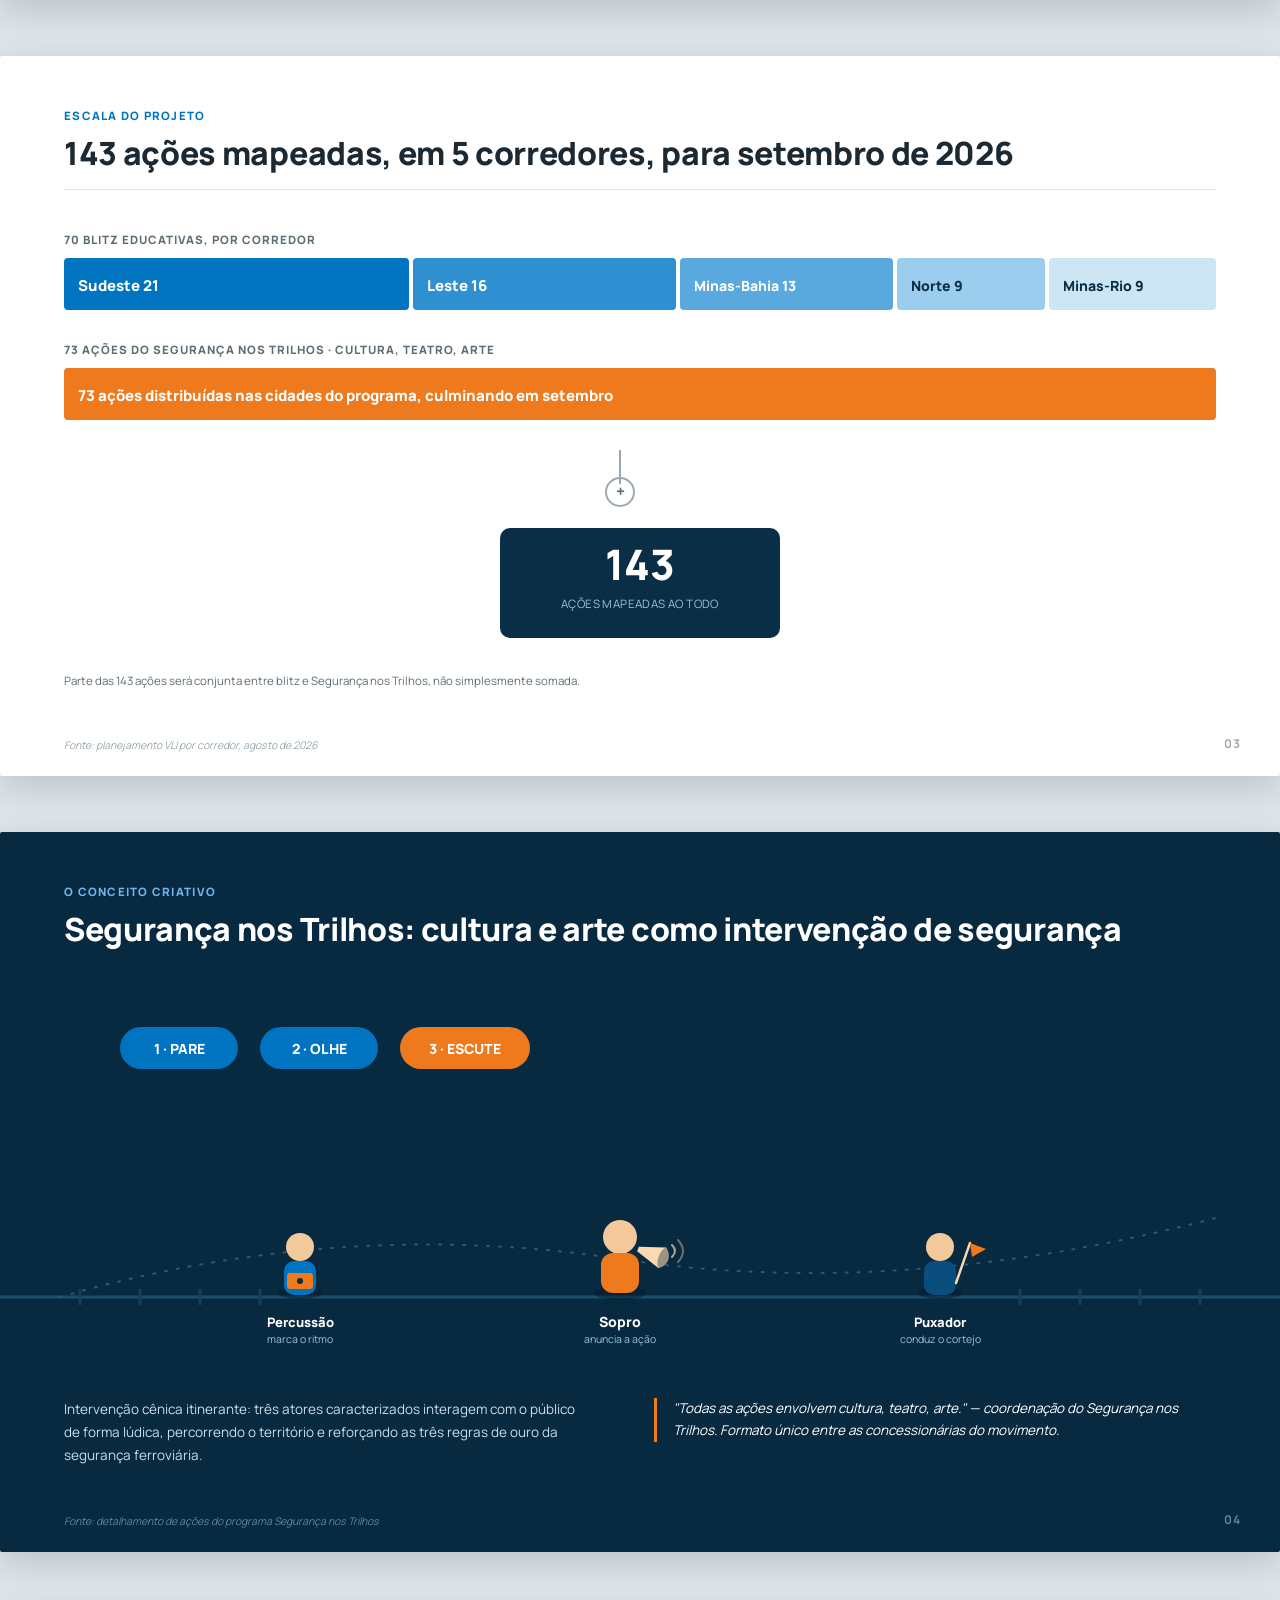
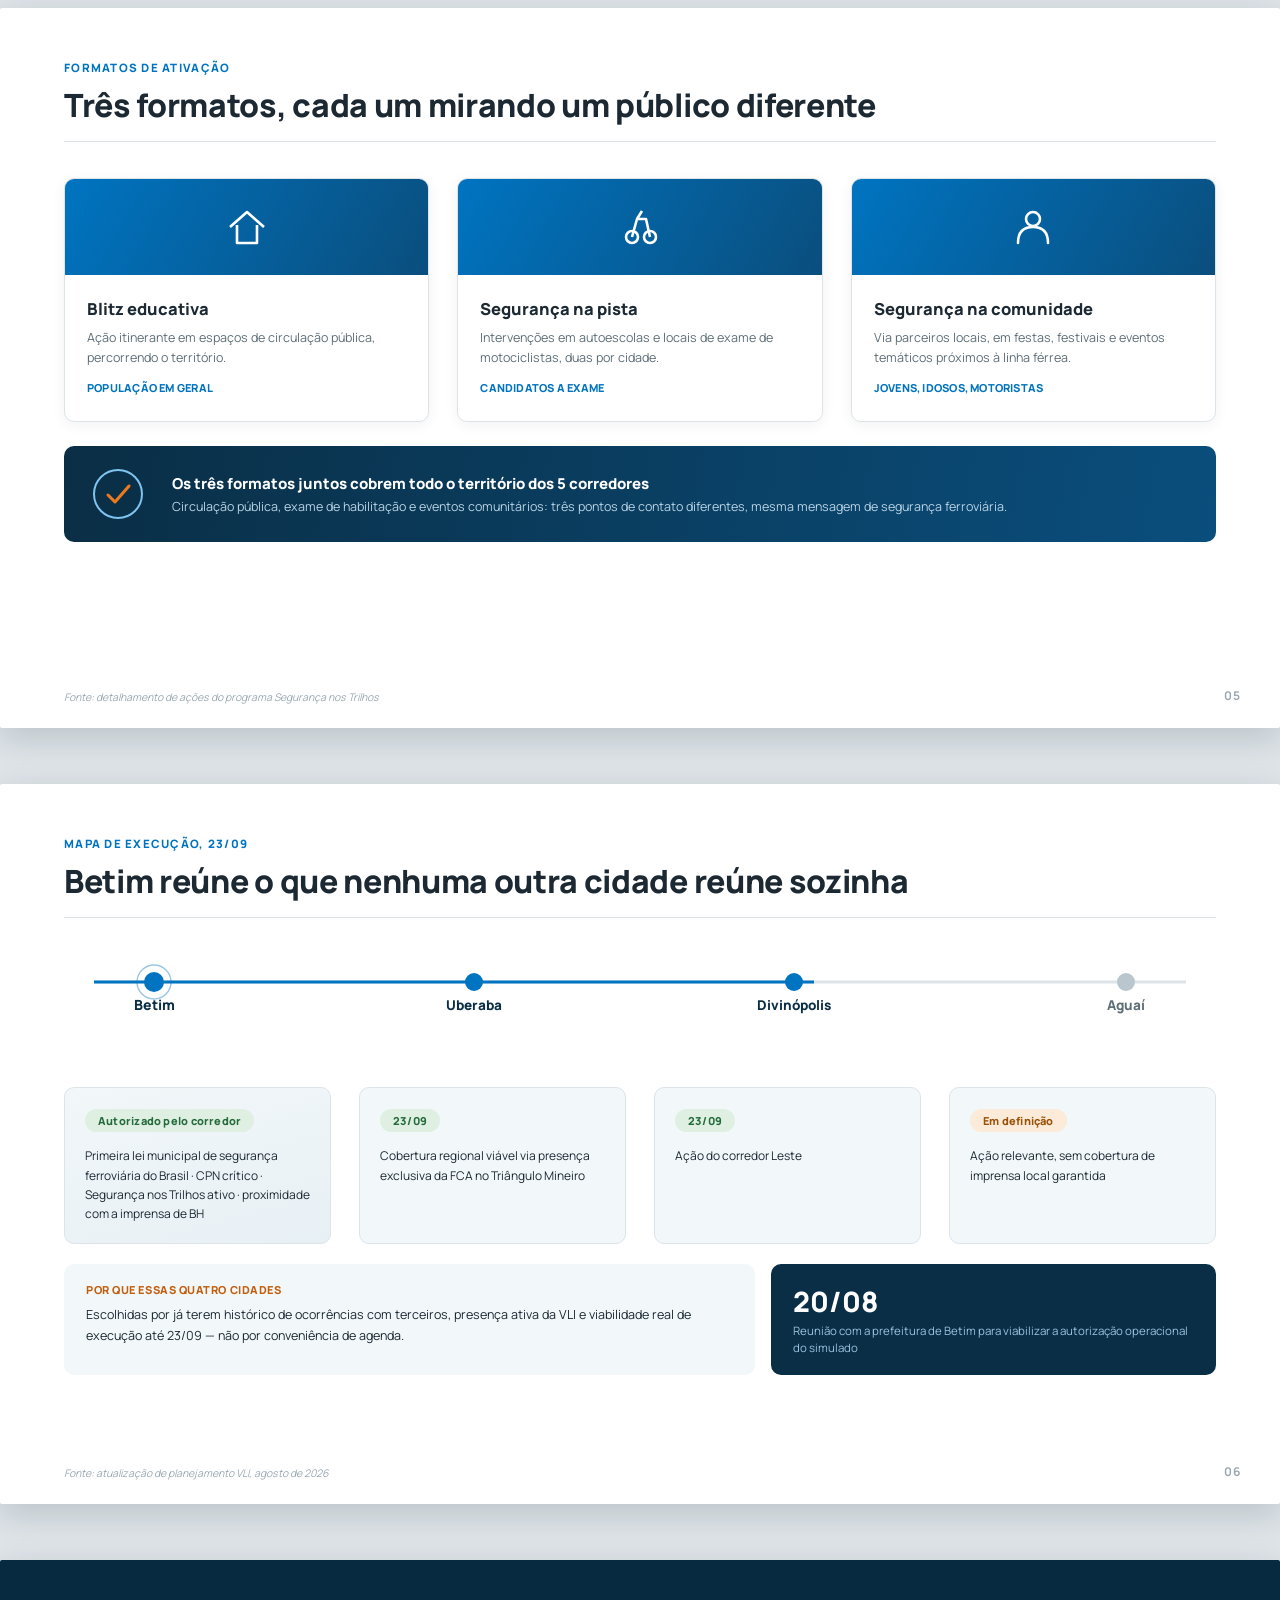
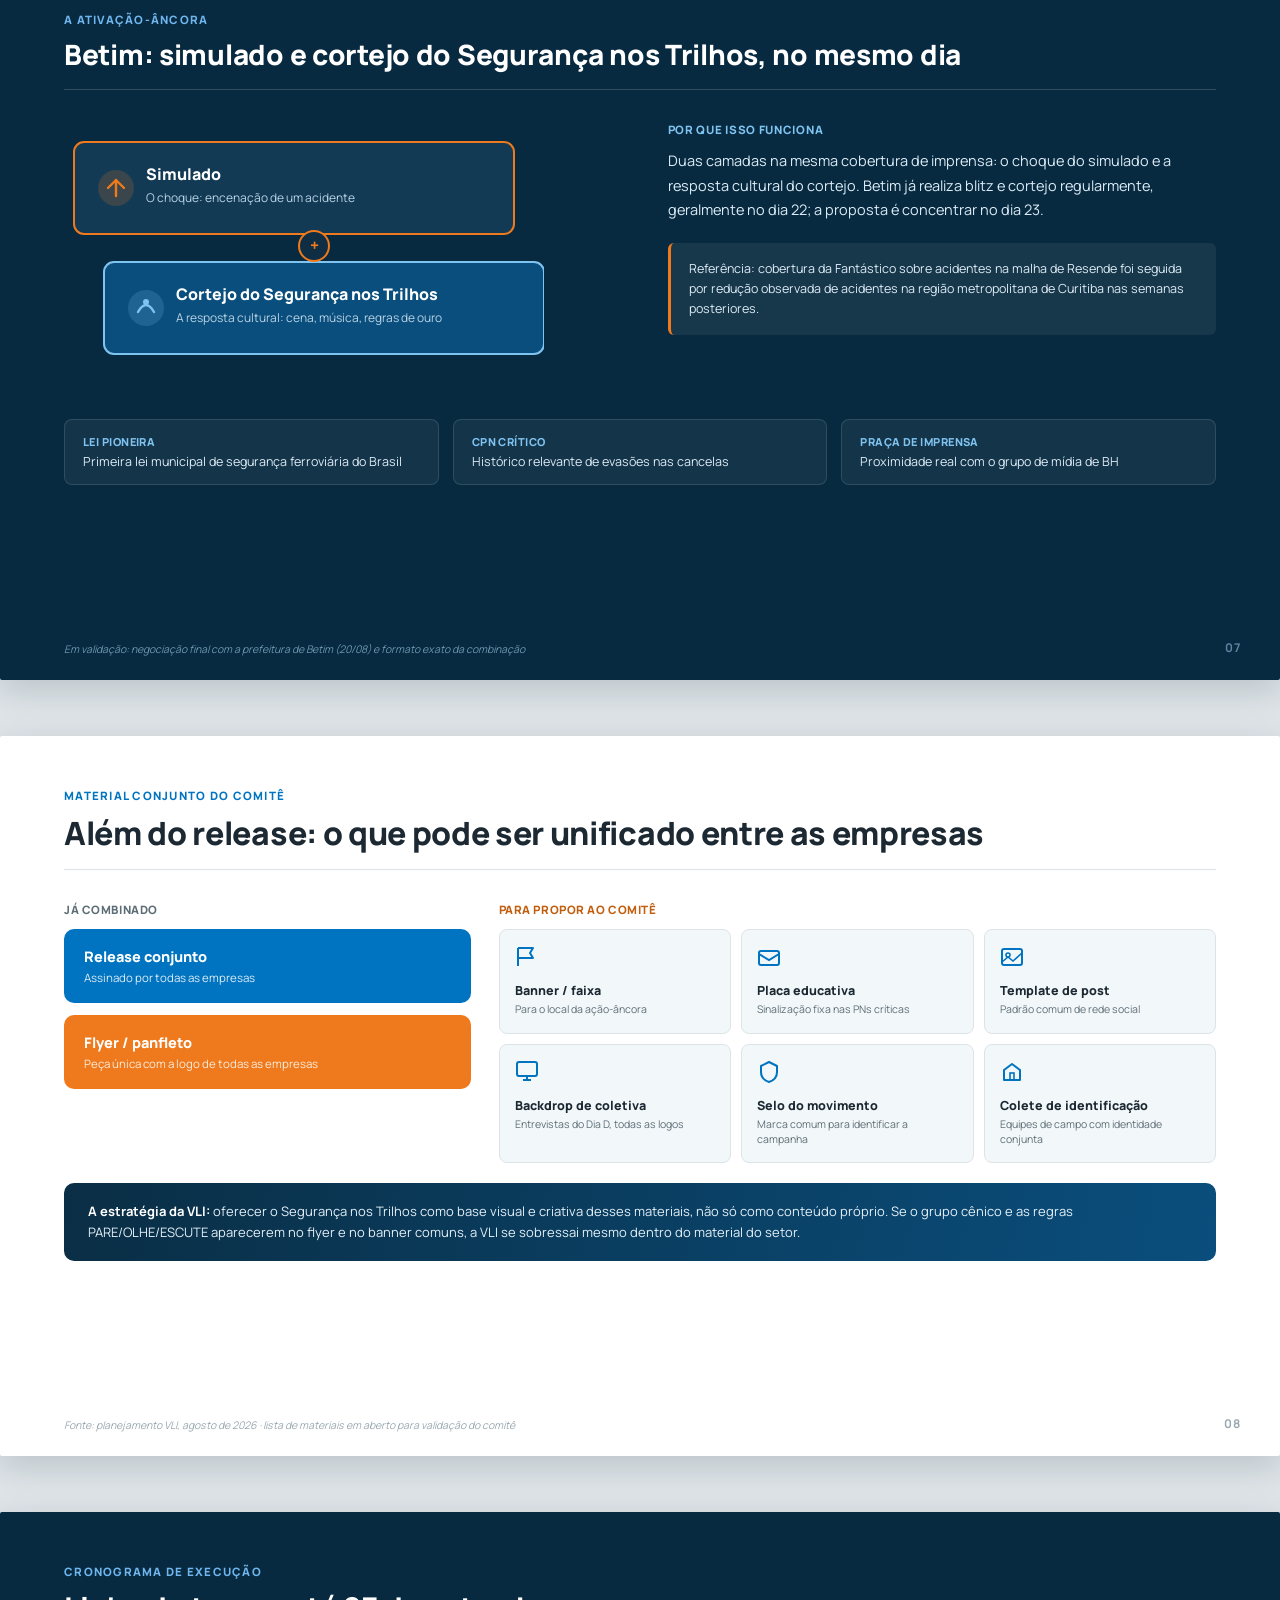
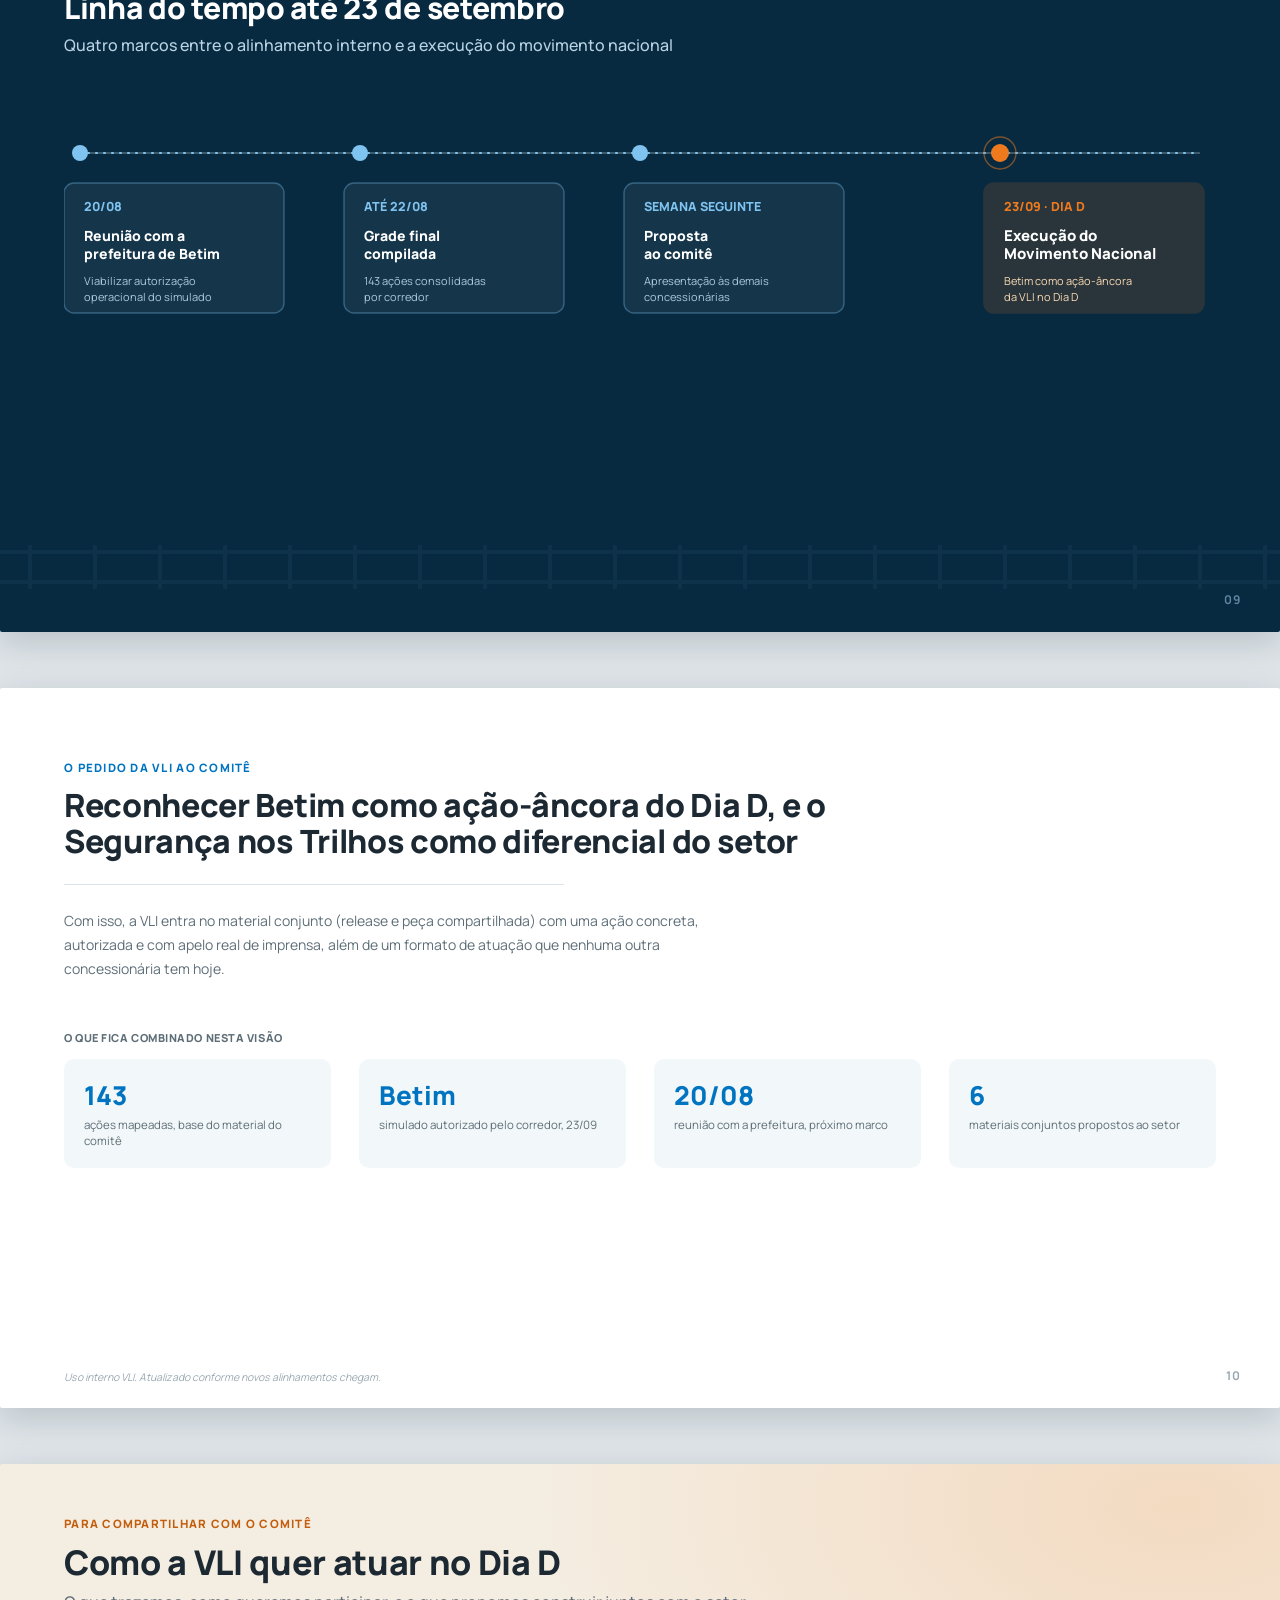
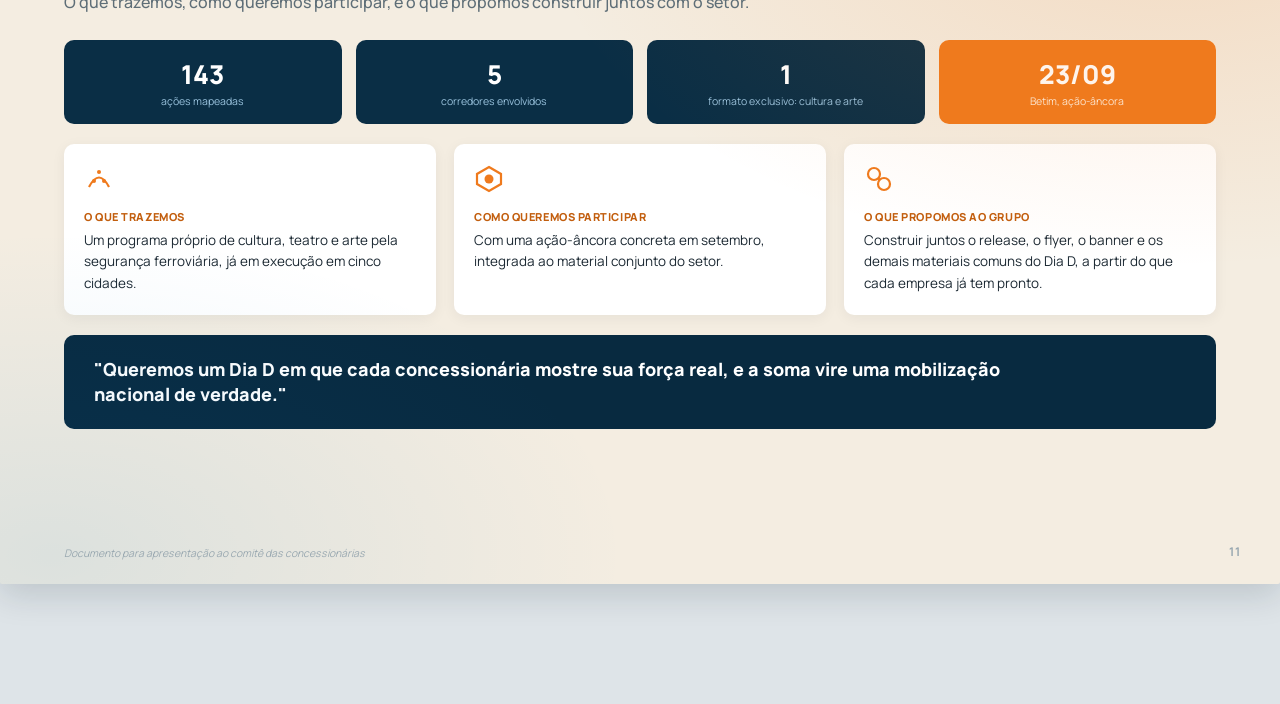
<file: dia-d-seguranca-ferroviaria/index.html>
<!doctype html>
<html lang="pt-BR">
<head>
<meta charset="utf-8">
<title>VLI no Dia D da Segurança Ferroviária</title>
<meta name="viewport" content="width=device-width, initial-scale=1">
<style>
  @import url('https://fonts.googleapis.com/css2?family=Manrope:wght@400;500;600;700;800&display=swap');

  :root{
    --blue:#0074C1;
    --blue-deep:#082A40;
    --blue-mid:#0A4E7D;
    --orange:#EF7A1D;
    --orange-deep:#C25E0E;
    --sand:#F4EDE1;
    --ink:#1C2933;
    --muted:#5E6E77;
    --line:#DDE4E8;
    --white:#FFFFFF;
    --tint:#F2F7F9;
    --page-bg:#DEE4E8;
  }
  *{box-sizing:border-box;}
  html,body{margin:0;padding:0;background:var(--page-bg);font-family:'Manrope','Segoe UI',Arial,sans-serif;color:var(--ink);}
  body{display:flex;flex-direction:column;align-items:center;padding:48px 0 120px;scroll-behavior:smooth;}
  .deck-nav{
    position:fixed;top:0;left:0;right:0;z-index:50;
    background:rgba(255,255,255,.92);backdrop-filter:blur(6px);
    border-bottom:1px solid var(--line);
    display:flex;align-items:center;gap:18px;
    padding:10px 28px;font-size:13px;color:var(--muted);
  }
  .deck-nav b{color:var(--blue);}
  .deck-nav .status{margin-left:auto;font-size:11px;letter-spacing:.03em;text-transform:uppercase;color:var(--muted);}
  .deck-nav .dot{display:inline-block;width:7px;height:7px;border-radius:50%;background:var(--orange);margin-right:6px;}

  .slide{
    width:1280px;height:720px;
    background:var(--white);
    box-shadow:0 10px 34px rgba(10,30,45,.16);
    border-radius:2px;
    margin-top:56px;
    position:relative;
    overflow:hidden;
    flex-shrink:0;
  }
  .slide:first-child{margin-top:8px;}
  .slide-num{position:absolute;bottom:24px;right:40px;font-size:12px;color:#9AA9B1;font-weight:700;letter-spacing:.03em;}
  .slide-tag{position:absolute;bottom:24px;left:64px;font-size:10.5px;color:#9AA9B1;font-style:italic;max-width:800px;}
  .slide.dark{background:var(--blue-deep);color:var(--white);}
  .slide.dark .slide-num,.slide.dark .slide-tag{color:#5E85A0;}
  .slide.share{background:var(--sand);}

  .pad{padding:52px 64px 0 64px;}
  .eyebrow{font-size:11.5px;font-weight:800;letter-spacing:.11em;color:var(--blue);text-transform:uppercase;margin:0 0 12px 0;}
  .slide.dark .eyebrow{color:#6FB6EE;}
  .slide.share .eyebrow{color:var(--orange-deep);}
  h1.slide-title{font-size:32px;line-height:1.14;font-weight:800;margin:0 0 6px 0;color:var(--ink);letter-spacing:-.01em;}
  .slide.dark h1.slide-title{color:var(--white);}
  h1.slide-title .light{font-weight:400;opacity:.92;}
  .sub{font-size:16px;color:var(--muted);font-weight:500;margin:0;line-height:1.5;}
  .slide.dark .sub{color:#B9D3E4;}

  .rule{height:1px;background:var(--line);border:none;margin:0;}
  .slide.dark .rule{background:rgba(255,255,255,.16);}

  .row{display:flex;gap:28px;}
  .col{flex:1;}

  .status-pill{display:inline-block;padding:4px 13px;border-radius:20px;font-size:11px;font-weight:800;letter-spacing:.02em;}
  .status-pill.ok{background:#DFF0E3;color:#256B3B;}
  .status-pill.pending{background:#FBEBD8;color:#9C5209;}

  .railmark{position:absolute;left:0;right:0;bottom:0;height:64px;pointer-events:none;}

  svg text{font-family:'Manrope','Segoe UI',Arial,sans-serif;}

  @media print{
    body{background:white;padding:0;}
    .deck-nav{display:none;}
    .slide{box-shadow:none;margin:0;page-break-after:always;}
  }
</style>
</head>
<body>

<div class="deck-nav">
  <span><b>VLI</b> · Dia D da Segurança Ferroviária</span>
  <span>a visão da VLI para o Dia D e o Segurança nos Trilhos</span>
  <span class="status"><span class="dot"></span>rascunho vivo, atualizado em tempo real</span>
  <a href="VLI_Dia_D_Seguranca_Ferroviaria.pptx" download style="margin-left:14px;background:var(--blue);color:#fff;font-weight:700;font-size:12px;padding:7px 16px;border-radius:20px;text-decoration:none;white-space:nowrap;">⬇ Baixar PPTX</a>
</div>

<!-- ============================================================ -->
<!-- 01 — Capa -->
<!-- ============================================================ -->
<section class="slide dark">
  <svg viewBox="0 0 1280 720" width="1280" height="720" style="position:absolute;inset:0;">
    <defs>
      <radialGradient id="glow1" cx="82%" cy="18%" r="60%">
        <stop offset="0%" stop-color="#1C6FA6" stop-opacity=".55"/>
        <stop offset="100%" stop-color="#1C6FA6" stop-opacity="0"/>
      </radialGradient>
      <radialGradient id="glow2" cx="8%" cy="92%" r="55%">
        <stop offset="0%" stop-color="#EF7A1D" stop-opacity=".22"/>
        <stop offset="100%" stop-color="#EF7A1D" stop-opacity="0"/>
      </radialGradient>
    </defs>
    <rect width="1280" height="720" fill="url(#glow1)"/>
    <rect width="1280" height="720" fill="url(#glow2)"/>
    <!-- trilho estilizado atravessando o rodape -->
    <g stroke="#153E58" stroke-width="5">
      <line x1="-20" y1="574" x2="1300" y2="574"/>
      <line x1="-20" y1="610" x2="1300" y2="610"/>
    </g>
    <g stroke="#153E58" stroke-width="5">
      <line x1="40" y1="566" x2="40" y2="618"/><line x1="112" y1="566" x2="112" y2="618"/>
      <line x1="184" y1="566" x2="184" y2="618"/><line x1="256" y1="566" x2="256" y2="618"/>
      <line x1="328" y1="566" x2="328" y2="618"/><line x1="400" y1="566" x2="400" y2="618"/>
      <line x1="472" y1="566" x2="472" y2="618"/><line x1="544" y1="566" x2="544" y2="618"/>
      <line x1="616" y1="566" x2="616" y2="618"/><line x1="688" y1="566" x2="688" y2="618"/>
      <line x1="760" y1="566" x2="760" y2="618"/><line x1="832" y1="566" x2="832" y2="618"/>
      <line x1="904" y1="566" x2="904" y2="618"/><line x1="976" y1="566" x2="976" y2="618"/>
      <line x1="1048" y1="566" x2="1048" y2="618"/><line x1="1120" y1="566" x2="1120" y2="618"/>
      <line x1="1192" y1="566" x2="1192" y2="618"/><line x1="1264" y1="566" x2="1264" y2="618"/>
    </g>
    <circle cx="920" cy="592" r="11" fill="#EF7A1D"/>
    <circle cx="920" cy="592" r="20" fill="none" stroke="#EF7A1D" stroke-width="1.5" opacity=".5"/>
  </svg>
  <div class="pad" style="padding-top:104px;position:relative;">
    <div class="eyebrow">Visão estratégica · Movimento Nacional pela Segurança Ferroviária</div>
    <h1 class="slide-title" style="font-size:56px;max-width:960px;letter-spacing:-.02em;">Como a VLI enxerga<br><span class="light">o Dia D, 23 de setembro</span></h1>
    <p class="sub" style="max-width:680px;margin-top:22px;font-size:18px;">O que já construímos, nosso diferencial e onde queremos concentrar força — para decidirmos, juntos, o papel da VLI no comitê das concessionárias.</p>
    <div style="display:flex;gap:10px;margin-top:34px;">
      <span style="font-size:11px;font-weight:700;letter-spacing:.04em;color:#8FC3EA;border:1px solid #2C5975;border-radius:20px;padding:6px 14px;">RUMO</span>
      <span style="font-size:11px;font-weight:700;letter-spacing:.04em;color:#8FC3EA;border:1px solid #2C5975;border-radius:20px;padding:6px 14px;">MRS</span>
      <span style="font-size:11px;font-weight:700;letter-spacing:.04em;color:#8FC3EA;border:1px solid #2C5975;border-radius:20px;padding:6px 14px;">VALE</span>
      <span style="font-size:11px;font-weight:700;letter-spacing:.04em;color:#8FC3EA;border:1px solid #2C5975;border-radius:20px;padding:6px 14px;">CSN</span>
      <span style="font-size:11px;font-weight:700;letter-spacing:.04em;color:#8FC3EA;border:1px solid #2C5975;border-radius:20px;padding:6px 14px;">TLSA</span>
    </div>
  </div>
  <div class="slide-num">01</div>
</section>

<!-- ============================================================ -->
<!-- 02 — Nossa visao: 3 pilares -->
<!-- ============================================================ -->
<section class="slide">
  <div class="pad">
    <div class="eyebrow">Nossa visão</div>
    <h1 class="slide-title" style="max-width:980px;">A VLI chega ao Dia D como protagonista, apoiada em três pilares</h1>
    <hr class="rule" style="margin-top:18px;">
  </div>
  <div class="pad" style="padding-top:36px;">
    <div class="row">
      <div class="col" style="background:linear-gradient(165deg,#F2F7F9,#E7F0F5);border:1px solid var(--line);border-radius:10px;padding:28px 24px;position:relative;">
        <div style="width:48px;height:48px;border-radius:12px;background:#0074C1;display:flex;align-items:center;justify-content:center;">
          <svg width="26" height="26" viewBox="0 0 26 26"><circle cx="13" cy="13" r="11" fill="none" stroke="#fff" stroke-width="2"/><circle cx="13" cy="13" r="6" fill="none" stroke="#fff" stroke-width="2"/><circle cx="13" cy="13" r="2" fill="#fff"/></svg>
        </div>
        <div style="font-weight:800;font-size:19px;margin-top:16px;">Escala</div>
        <div style="font-size:13px;color:var(--muted);margin-top:8px;line-height:1.6;">143 ações mapeadas para setembro, em 5 corredores. Nenhuma outra frente do movimento parte desse volume.</div>
      </div>
      <div class="col" style="background:linear-gradient(165deg,#F2F7F9,#E7F0F5);border:1px solid var(--line);border-radius:10px;padding:28px 24px;position:relative;">
        <div style="width:48px;height:48px;border-radius:12px;background:#EF7A1D;display:flex;align-items:center;justify-content:center;">
          <svg width="26" height="26" viewBox="0 0 26 26"><path d="M5 20 Q13 4 21 20" fill="none" stroke="#fff" stroke-width="2"/><circle cx="9" cy="15" r="2" fill="#fff"/><circle cx="13" cy="8" r="2" fill="#fff"/><circle cx="17" cy="15" r="2" fill="#fff"/></svg>
        </div>
        <div style="font-weight:800;font-size:19px;margin-top:16px;">Diferencial</div>
        <div style="font-size:13px;color:var(--muted);margin-top:8px;line-height:1.6;">Segurança nos Trilhos: cultura, teatro e arte como ferramenta de conscientização. Formato exclusivo da VLI no movimento.</div>
      </div>
      <div class="col" style="background:linear-gradient(165deg,#F2F7F9,#E7F0F5);border:1px solid var(--line);border-radius:10px;padding:28px 24px;position:relative;">
        <div style="width:48px;height:48px;border-radius:12px;background:#0A4E7D;display:flex;align-items:center;justify-content:center;">
          <svg width="26" height="26" viewBox="0 0 26 26"><path d="M13 3 L23 9 V17 L13 23 L3 17 V9 Z" fill="none" stroke="#fff" stroke-width="2"/><circle cx="13" cy="13" r="4" fill="#fff"/></svg>
        </div>
        <div style="font-weight:800;font-size:19px;margin-top:16px;">Ativação-âncora</div>
        <div style="font-size:13px;color:var(--muted);margin-top:8px;line-height:1.6;">Betim concentra simulado autorizado, lei municipal pioneira e proximidade com a imprensa de BH.</div>
      </div>
    </div>
    <div style="margin-top:32px;background:var(--blue-deep);border-radius:10px;padding:22px 28px;display:flex;align-items:center;gap:20px;">
      <div style="font-size:11px;font-weight:800;letter-spacing:.06em;color:#6FB6EE;white-space:nowrap;">RESULTADO<br>ESPERADO</div>
      <div style="width:1px;align-self:stretch;background:rgba(255,255,255,.18);"></div>
      <div style="font-size:14.5px;color:#E4F0F8;line-height:1.6;">Que o material conjunto do comitê (release e peça compartilhada) tenha a VLI como uma das referências centrais de protagonismo, não apenas de adesão.</div>
    </div>
  </div>
  <div class="slide-tag">Fonte: planejamento VLI, agosto de 2026</div>
  <div class="slide-num">02</div>
</section>

<!-- ============================================================ -->
<!-- 03 — Escala do projeto -->
<!-- ============================================================ -->
<section class="slide">
  <div class="pad">
    <div class="eyebrow">Escala do projeto</div>
    <h1 class="slide-title">143 ações mapeadas, em 5 corredores, para setembro de 2026</h1>
    <hr class="rule" style="margin-top:18px;">
  </div>
  <div class="pad" style="padding-top:38px;">
    <svg width="1152" height="430" viewBox="0 0 1152 430">
      <text x="0" y="16" font-size="11.5" font-weight="800" fill="#5E6E77" letter-spacing="1">70 BLITZ EDUCATIVAS, POR CORREDOR</text>
      <g transform="translate(0,30)">
        <rect x="0" y="0" width="345" height="52" rx="4" fill="#0074C1"/>
        <rect x="349" y="0" width="263" height="52" rx="4" fill="#2E8FD1"/>
        <rect x="616" y="0" width="213" height="52" rx="4" fill="#5AA9DE"/>
        <rect x="833" y="0" width="148" height="52" rx="4" fill="#9ACDEE"/>
        <rect x="985" y="0" width="167" height="52" rx="4" fill="#CCE6F5"/>
        <text x="14" y="33" font-size="15" font-weight="800" fill="#fff">Sudeste 21</text>
        <text x="363" y="33" font-size="15" font-weight="800" fill="#fff">Leste 16</text>
        <text x="630" y="33" font-size="14" font-weight="800" fill="#fff">Minas-Bahia 13</text>
        <text x="847" y="33" font-size="14" font-weight="800" fill="#0A2E45">Norte 9</text>
        <text x="999" y="33" font-size="14" font-weight="800" fill="#0A2E45">Minas-Rio 9</text>
      </g>

      <text x="0" y="126" font-size="11.5" font-weight="800" fill="#5E6E77" letter-spacing="1">73 AÇÕES DO SEGURANÇA NOS TRILHOS · CULTURA, TEATRO, ARTE</text>
      <g transform="translate(0,140)">
        <rect x="0" y="0" width="1152" height="52" rx="4" fill="#EF7A1D"/>
        <text x="14" y="33" font-size="15" font-weight="800" fill="#fff">73 ações distribuídas nas cidades do programa, culminando em setembro</text>
      </g>

      <g transform="translate(556,222)">
        <line x1="0" y1="0" x2="0" y2="34" stroke="#9AA9B1" stroke-width="2"/>
        <circle cx="0" cy="42" r="14" fill="none" stroke="#9AA9B1" stroke-width="2"/>
        <text x="0" y="47" font-size="16" font-weight="800" fill="#5E6E77" text-anchor="middle">+</text>
      </g>
      <g transform="translate(0,300)">
        <rect x="436" y="0" width="280" height="110" rx="10" fill="#0A2E45"/>
        <text x="576" y="52" font-size="42" font-weight="800" fill="#fff" text-anchor="middle">143</text>
        <text x="576" y="80" font-size="11.5" fill="#9AC3DE" text-anchor="middle" letter-spacing=".4">AÇÕES MAPEADAS AO TODO</text>
      </g>
    </svg>
    <p style="font-size:11.5px;color:var(--muted);margin-top:10px;max-width:900px;">Parte das 143 ações será conjunta entre blitz e Segurança nos Trilhos, não simplesmente somada.</p>
  </div>
  <div class="slide-tag">Fonte: planejamento VLI por corredor, agosto de 2026</div>
  <div class="slide-num">03</div>
</section>

<!-- ============================================================ -->
<!-- 04 — O conceito criativo (cena ilustrada) -->
<!-- ============================================================ -->
<section class="slide dark">
  <div class="pad">
    <div class="eyebrow">O conceito criativo</div>
    <h1 class="slide-title">Segurança nos Trilhos: cultura e arte como intervenção de segurança</h1>
  </div>
  <svg width="1280" height="420" viewBox="0 0 1280 420" style="margin-top:14px;">
    <!-- linha do horizonte / trilho -->
    <line x1="0" y1="330" x2="1280" y2="330" stroke="#1C4E6E" stroke-width="3"/>
    <g stroke="#173E5A" stroke-width="3">
      <line x1="80" y1="322" x2="80" y2="338"/><line x1="140" y1="322" x2="140" y2="338"/>
      <line x1="200" y1="322" x2="200" y2="338"/><line x1="260" y1="322" x2="260" y2="338"/>
      <line x1="1020" y1="322" x2="1020" y2="338"/><line x1="1080" y1="322" x2="1080" y2="338"/>
      <line x1="1140" y1="322" x2="1140" y2="338"/><line x1="1200" y1="322" x2="1200" y2="338"/>
    </g>
    <path d="M60 330 Q340 250 620 292 T1220 250" fill="none" stroke="#2C5975" stroke-width="2" stroke-dasharray="2 10" stroke-linecap="round"/>

    <!-- performer 1: percussao -->
    <g transform="translate(300,300)">
      <ellipse cx="0" cy="26" rx="22" ry="6" fill="#04151F" opacity=".4"/>
      <circle cx="0" cy="-20" r="14" fill="#F3C99B"/>
      <rect x="-16" y="-6" width="32" height="34" rx="10" fill="#0074C1"/>
      <rect x="-13" y="6" width="26" height="16" rx="3" fill="#EF7A1D"/>
      <circle cx="0" cy="14" r="3" fill="#0A2E45"/>
      <text x="0" y="60" font-size="13" font-weight="800" text-anchor="middle" fill="#fff">Percussão</text>
      <text x="0" y="76" font-size="10.5" text-anchor="middle" fill="#9AC3DE">marca o ritmo</text>
    </g>

    <!-- performer 2: sopro, central e maior -->
    <g transform="translate(620,270)">
      <ellipse cx="0" cy="56" rx="26" ry="7" fill="#04151F" opacity=".4"/>
      <circle cx="0" cy="0" r="17" fill="#F3C99B"/>
      <rect x="-19" y="16" width="38" height="40" rx="12" fill="#EF7A1D"/>
      <!-- corneta: cone limpo com boca oval no sino, na altura da boca -->
      <g transform="translate(18,12) rotate(20)">
        <path d="M0 -2.5 L26 -11 A13 13 0 0 1 26 11 L0 2.5 Z" fill="#FBD9B3"/>
        <ellipse cx="27" cy="0" rx="5" ry="11" fill="#0A2E45" opacity=".4"/>
      </g>
      <!-- ondas sonoras saindo da corneta -->
      <path d="M52 8 Q58 14 52 20" fill="none" stroke="#FBD9B3" stroke-width="2" stroke-linecap="round" opacity=".7"/>
      <path d="M58 3 Q68 14 58 25" fill="none" stroke="#FBD9B3" stroke-width="2" stroke-linecap="round" opacity=".4"/>
      <text x="0" y="90" font-size="14" font-weight="800" text-anchor="middle" fill="#fff">Sopro</text>
      <text x="0" y="106" font-size="10.5" text-anchor="middle" fill="#9AC3DE">anuncia a ação</text>
    </g>

    <!-- performer 3: puxador do cortejo -->
    <g transform="translate(940,300)">
      <ellipse cx="0" cy="26" rx="22" ry="6" fill="#04151F" opacity=".4"/>
      <circle cx="0" cy="-20" r="14" fill="#F3C99B"/>
      <rect x="-16" y="-6" width="32" height="34" rx="10" fill="#0A4E7D"/>
      <!-- mastro com bandeirola, erguido -->
      <line x1="16" y1="16" x2="30" y2="-24" stroke="#FBD9B3" stroke-width="2.4" stroke-linecap="round"/>
      <path d="M30 -24 L46 -18 L32 -10 Z" fill="#EF7A1D"/>
      <text x="0" y="60" font-size="13" font-weight="800" text-anchor="middle" fill="#fff">Puxador</text>
      <text x="0" y="76" font-size="10.5" text-anchor="middle" fill="#9AC3DE">conduz o cortejo</text>
    </g>

    <!-- badges pare olhe escute -->
    <g transform="translate(120,60)">
      <rect x="0" y="0" width="118" height="42" rx="21" fill="#0074C1"/>
      <text x="59" y="27" font-size="14" font-weight="800" fill="#fff" text-anchor="middle">1 · PARE</text>
    </g>
    <g transform="translate(260,60)">
      <rect x="0" y="0" width="118" height="42" rx="21" fill="#0074C1"/>
      <text x="59" y="27" font-size="14" font-weight="800" fill="#fff" text-anchor="middle">2 · OLHE</text>
    </g>
    <g transform="translate(400,60)">
      <rect x="0" y="0" width="130" height="42" rx="21" fill="#EF7A1D"/>
      <text x="65" y="27" font-size="14" font-weight="800" fill="#fff" text-anchor="middle">3 · ESCUTE</text>
    </g>
  </svg>
  <div class="pad" style="padding-top:6px;">
    <div class="row">
      <div class="col">
        <p style="font-size:13.5px;color:#C8DEEC;line-height:1.7;max-width:520px;margin:0;">
          Intervenção cênica itinerante: três atores caracterizados interagem com o público de forma lúdica, percorrendo o território e reforçando as três regras de ouro da segurança ferroviária.
        </p>
      </div>
      <div class="col">
        <p style="font-size:13.5px;font-style:italic;color:#fff;line-height:1.6;margin:0;border-left:3px solid var(--orange);padding-left:16px;">
          "Todas as ações envolvem cultura, teatro, arte." — coordenação do Segurança nos Trilhos. Formato único entre as concessionárias do movimento.
        </p>
      </div>
    </div>
  </div>
  <div class="slide-tag">Fonte: detalhamento de ações do programa Segurança nos Trilhos</div>
  <div class="slide-num">04</div>
</section>

<!-- ============================================================ -->
<!-- 05 — Formatos de ativacao -->
<!-- ============================================================ -->
<section class="slide">
  <div class="pad">
    <div class="eyebrow">Formatos de ativação</div>
    <h1 class="slide-title">Três formatos, cada um mirando um público diferente</h1>
    <hr class="rule" style="margin-top:18px;">
  </div>
  <div class="pad" style="padding-top:36px;">
    <div class="row">
      <div class="col" style="background:var(--white);border:1px solid var(--line);border-radius:10px;overflow:hidden;box-shadow:0 3px 14px rgba(10,30,45,.06);">
        <div style="background:linear-gradient(120deg,#0074C1,#0A4E7D);height:96px;display:flex;align-items:center;justify-content:center;">
          <svg width="44" height="44" viewBox="0 0 44 44"><path d="M5 22 L22 7 L39 22 M12 20 V38 H32 V20" fill="none" stroke="#fff" stroke-width="2.6" stroke-linejoin="round"/></svg>
        </div>
        <div style="padding:22px 22px 26px;">
          <div style="font-weight:800;font-size:16.5px;">Blitz educativa</div>
          <div style="font-size:12.5px;color:var(--muted);margin-top:8px;line-height:1.6;">Ação itinerante em espaços de circulação pública, percorrendo o território.</div>
          <div style="font-size:11px;color:var(--blue);font-weight:800;margin-top:12px;letter-spacing:.02em;">POPULAÇÃO EM GERAL</div>
        </div>
      </div>
      <div class="col" style="background:var(--white);border:1px solid var(--line);border-radius:10px;overflow:hidden;box-shadow:0 3px 14px rgba(10,30,45,.06);">
        <div style="background:linear-gradient(120deg,#0074C1,#0A4E7D);height:96px;display:flex;align-items:center;justify-content:center;">
          <svg width="44" height="44" viewBox="0 0 44 44"><circle cx="14" cy="32" r="6" fill="none" stroke="#fff" stroke-width="2.6"/><circle cx="32" cy="32" r="6" fill="none" stroke="#fff" stroke-width="2.6"/><path d="M14 32 L19 14 H28 L32 32 M19 14 L24 6" fill="none" stroke="#fff" stroke-width="2.6" stroke-linejoin="round"/></svg>
        </div>
        <div style="padding:22px 22px 26px;">
          <div style="font-weight:800;font-size:16.5px;">Segurança na pista</div>
          <div style="font-size:12.5px;color:var(--muted);margin-top:8px;line-height:1.6;">Intervenções em autoescolas e locais de exame de motociclistas, duas por cidade.</div>
          <div style="font-size:11px;color:var(--blue);font-weight:800;margin-top:12px;letter-spacing:.02em;">CANDIDATOS A EXAME</div>
        </div>
      </div>
      <div class="col" style="background:var(--white);border:1px solid var(--line);border-radius:10px;overflow:hidden;box-shadow:0 3px 14px rgba(10,30,45,.06);">
        <div style="background:linear-gradient(120deg,#0074C1,#0A4E7D);height:96px;display:flex;align-items:center;justify-content:center;">
          <svg width="44" height="44" viewBox="0 0 44 44"><circle cx="22" cy="14" r="7" fill="none" stroke="#fff" stroke-width="2.6"/><path d="M7 38 Q7 22 22 22 Q37 22 37 38" fill="none" stroke="#fff" stroke-width="2.6" stroke-linecap="round"/></svg>
        </div>
        <div style="padding:22px 22px 26px;">
          <div style="font-weight:800;font-size:16.5px;">Segurança na comunidade</div>
          <div style="font-size:12.5px;color:var(--muted);margin-top:8px;line-height:1.6;">Via parceiros locais, em festas, festivais e eventos temáticos próximos à linha férrea.</div>
          <div style="font-size:11px;color:var(--blue);font-weight:800;margin-top:12px;letter-spacing:.02em;">JOVENS, IDOSOS, MOTORISTAS</div>
        </div>
      </div>
    </div>
    <div style="margin-top:24px;background:linear-gradient(100deg,#0A2E45,#0A4E7D);border-radius:10px;padding:22px 28px;display:flex;align-items:center;gap:28px;">
      <svg width="52" height="52" viewBox="0 0 52 52" style="flex-shrink:0;"><circle cx="26" cy="26" r="24" fill="none" stroke="#7FC3F0" stroke-width="2"/><path d="M16 27 L23 34 L37 18" fill="none" stroke="#EF7A1D" stroke-width="3" stroke-linecap="round" stroke-linejoin="round"/></svg>
      <div>
        <div style="font-size:15px;font-weight:800;color:#fff;">Os três formatos juntos cobrem todo o território dos 5 corredores</div>
        <div style="font-size:12.5px;color:#B9D3E4;margin-top:4px;line-height:1.5;">Circulação pública, exame de habilitação e eventos comunitários: três pontos de contato diferentes, mesma mensagem de segurança ferroviária.</div>
      </div>
    </div>
  </div>
  <div class="slide-tag">Fonte: detalhamento de ações do programa Segurança nos Trilhos</div>
  <div class="slide-num">05</div>
</section>

<!-- ============================================================ -->
<!-- 06 — Mapa de execucao -->
<!-- ============================================================ -->
<section class="slide">
  <div class="pad">
    <div class="eyebrow">Mapa de execução, 23/09</div>
    <h1 class="slide-title">Betim reúne o que nenhuma outra cidade reúne sozinha</h1>
    <hr class="rule" style="margin-top:18px;">
  </div>
  <div class="pad" style="padding-top:40px;">
    <svg width="1152" height="110" viewBox="0 0 1152 110">
      <line x1="30" y1="24" x2="1122" y2="24" stroke="#DDE4E8" stroke-width="3"/>
      <line x1="30" y1="24" x2="750" y2="24" stroke="#0074C1" stroke-width="3"/>
      <circle cx="90" cy="24" r="10" fill="#0074C1"/>
      <circle cx="90" cy="24" r="17" fill="none" stroke="#0074C1" stroke-width="1.4" opacity=".4"/>
      <circle cx="410" cy="24" r="9" fill="#0074C1"/>
      <circle cx="730" cy="24" r="9" fill="#0074C1"/>
      <circle cx="1062" cy="24" r="9" fill="#B9C6CD"/>
      <text x="90" y="52" font-size="14" font-weight="800" text-anchor="middle" fill="#0A2E45">Betim</text>
      <text x="410" y="52" font-size="13.5" font-weight="800" text-anchor="middle" fill="#0A2E45">Uberaba</text>
      <text x="730" y="52" font-size="13.5" font-weight="800" text-anchor="middle" fill="#0A2E45">Divinópolis</text>
      <text x="1062" y="52" font-size="13.5" font-weight="800" text-anchor="middle" fill="#5E6E77">Aguaí</text>
    </svg>
    <div class="row" style="margin-top:14px;">
      <div class="col" style="background:linear-gradient(165deg,#F2F7F9,#E7F0F5);border:1px solid var(--line);border-radius:10px;padding:20px;">
        <span class="status-pill ok">Autorizado pelo corredor</span>
        <div style="font-size:12px;color:var(--ink);line-height:1.6;margin-top:14px;">Primeira lei municipal de segurança ferroviária do Brasil · CPN crítico · Segurança nos Trilhos ativo · proximidade com a imprensa de BH</div>
      </div>
      <div class="col" style="background:var(--tint);border:1px solid var(--line);border-radius:10px;padding:20px;">
        <span class="status-pill ok">23/09</span>
        <div style="font-size:12px;color:var(--ink);line-height:1.6;margin-top:14px;">Cobertura regional viável via presença exclusiva da FCA no Triângulo Mineiro</div>
      </div>
      <div class="col" style="background:var(--tint);border:1px solid var(--line);border-radius:10px;padding:20px;">
        <span class="status-pill ok">23/09</span>
        <div style="font-size:12px;color:var(--ink);line-height:1.6;margin-top:14px;">Ação do corredor Leste</div>
      </div>
      <div class="col" style="background:var(--tint);border:1px solid var(--line);border-radius:10px;padding:20px;">
        <span class="status-pill pending">Em definição</span>
        <div style="font-size:12px;color:var(--ink);line-height:1.6;margin-top:14px;">Ação relevante, sem cobertura de imprensa local garantida</div>
      </div>
    </div>
    <div style="margin-top:20px;display:flex;gap:16px;align-items:stretch;">
      <div style="flex:1;background:var(--tint);border-radius:10px;padding:18px 22px;">
        <div style="font-size:11px;font-weight:800;color:var(--orange-deep);letter-spacing:.05em;margin-bottom:8px;">POR QUE ESSAS QUATRO CIDADES</div>
        <div style="font-size:12.5px;color:var(--ink);line-height:1.65;">Escolhidas por já terem histórico de ocorrências com terceiros, presença ativa da VLI e viabilidade real de execução até 23/09 — não por conveniência de agenda.</div>
      </div>
      <div style="flex:.62;background:#0A2E45;border-radius:10px;padding:18px 22px;color:#fff;display:flex;flex-direction:column;justify-content:center;">
        <div style="font-size:28px;font-weight:800;">20/08</div>
        <div style="font-size:11.5px;color:#9AC3DE;margin-top:2px;line-height:1.5;">Reunião com a prefeitura de Betim para viabilizar a autorização operacional do simulado</div>
      </div>
    </div>
  </div>
  <div class="slide-tag">Fonte: atualização de planejamento VLI, agosto de 2026</div>
  <div class="slide-num">06</div>
</section>

<!-- ============================================================ -->
<!-- 07 — Ativacao-ancora: Betim -->
<!-- ============================================================ -->
<section class="slide dark">
  <div class="pad">
    <div class="eyebrow">A ativação-âncora</div>
    <h1 class="slide-title" style="font-size:28px;max-width:1000px;">Betim: simulado e cortejo do Segurança nos Trilhos, no mesmo dia</h1>
    <hr class="rule" style="margin-top:18px;">
  </div>
  <div class="pad" style="padding-top:32px;">
    <div class="row">
      <div class="col" style="flex:1.05;">
        <svg width="480" height="270" viewBox="0 0 480 270">
          <rect x="10" y="20" width="440" height="92" rx="10" fill="#123A55" stroke="#EF7A1D" stroke-width="2"/>
          <circle cx="52" cy="66" r="18" fill="#EF7A1D" opacity=".18"/>
          <path d="M44 66 L52 58 L60 66 M52 58 V74" stroke="#EF7A1D" stroke-width="2.4" fill="none" stroke-linecap="round" stroke-linejoin="round"/>
          <text x="82" y="58" font-size="16" font-weight="800" fill="#fff">Simulado</text>
          <text x="82" y="80" font-size="12" fill="#B9D3E4">O choque: encenação de um acidente</text>
          <rect x="40" y="140" width="440" height="92" rx="10" fill="#0A4E7D" stroke="#7FC3F0" stroke-width="2"/>
          <circle cx="82" cy="186" r="18" fill="#7FC3F0" opacity=".18"/>
          <path d="M74 190 Q82 176 90 190" stroke="#7FC3F0" stroke-width="2.4" fill="none" stroke-linecap="round"/>
          <circle cx="82" cy="180" r="3" fill="#7FC3F0"/>
          <text x="112" y="178" font-size="16" font-weight="800" fill="#fff">Cortejo do Segurança nos Trilhos</text>
          <text x="112" y="200" font-size="12" fill="#B9D3E4">A resposta cultural: cena, música, regras de ouro</text>
          <g transform="translate(250,124)">
            <circle cx="0" cy="0" r="15" fill="#0F2E44" stroke="#EF7A1D" stroke-width="2"/>
            <text x="0" y="5" font-size="16" font-weight="800" fill="#EF7A1D" text-anchor="middle">+</text>
          </g>
        </svg>
      </div>
      <div class="col">
        <div style="font-size:11.5px;font-weight:800;color:#7FC3F0;letter-spacing:.06em;margin-bottom:12px;">POR QUE ISSO FUNCIONA</div>
        <p style="font-size:14.5px;line-height:1.7;color:#DCEBF5;margin:0;">
          Duas camadas na mesma cobertura de imprensa: o choque do simulado e a resposta cultural do cortejo. Betim já realiza blitz e cortejo regularmente, geralmente no dia 22; a proposta é concentrar no dia 23.
        </p>
        <div style="margin-top:20px;padding:16px 18px;background:rgba(255,255,255,.06);border-left:3px solid #EF7A1D;border-radius:6px;">
          <div style="font-size:12.5px;color:#DCEBF5;line-height:1.6;">Referência: cobertura da Fantástico sobre acidentes na malha de Resende foi seguida por redução observada de acidentes na região metropolitana de Curitiba nas semanas posteriores.</div>
        </div>
      </div>
    </div>
    <div class="row" style="margin-top:22px;gap:14px;">
      <div style="flex:1;background:rgba(255,255,255,.05);border:1px solid rgba(255,255,255,.12);border-radius:8px;padding:14px 18px;">
        <div style="font-size:11px;font-weight:800;color:#7FC3F0;letter-spacing:.04em;">LEI PIONEIRA</div>
        <div style="font-size:12.5px;color:#DCEBF5;margin-top:4px;">Primeira lei municipal de segurança ferroviária do Brasil</div>
      </div>
      <div style="flex:1;background:rgba(255,255,255,.05);border:1px solid rgba(255,255,255,.12);border-radius:8px;padding:14px 18px;">
        <div style="font-size:11px;font-weight:800;color:#7FC3F0;letter-spacing:.04em;">CPN CRÍTICO</div>
        <div style="font-size:12.5px;color:#DCEBF5;margin-top:4px;">Histórico relevante de evasões nas cancelas</div>
      </div>
      <div style="flex:1;background:rgba(255,255,255,.05);border:1px solid rgba(255,255,255,.12);border-radius:8px;padding:14px 18px;">
        <div style="font-size:11px;font-weight:800;color:#7FC3F0;letter-spacing:.04em;">PRAÇA DE IMPRENSA</div>
        <div style="font-size:12.5px;color:#DCEBF5;margin-top:4px;">Proximidade real com o grupo de mídia de BH</div>
      </div>
    </div>
  </div>
  <div class="slide-tag" style="color:#6B96AF;">Em validação: negociação final com a prefeitura de Betim (20/08) e formato exato da combinação</div>
  <div class="slide-num">07</div>
</section>

<!-- ============================================================ -->
<!-- 08 — Material conjunto, com brainstorm -->
<!-- ============================================================ -->
<section class="slide">
  <div class="pad">
    <div class="eyebrow">Material conjunto do comitê</div>
    <h1 class="slide-title">Além do release: o que pode ser unificado entre as empresas</h1>
    <hr class="rule" style="margin-top:18px;">
  </div>
  <div class="pad" style="padding-top:32px;">
    <div class="row">
      <div class="col" style="flex:.85;">
        <div style="font-size:11.5px;font-weight:800;color:var(--muted);letter-spacing:.05em;margin-bottom:12px;">JÁ COMBINADO</div>
        <div style="background:var(--blue);border-radius:10px;padding:18px 20px;color:#fff;margin-bottom:12px;">
          <div style="font-weight:800;font-size:14.5px;">Release conjunto</div>
          <div style="font-size:11.5px;color:#DCEBF5;margin-top:4px;">Assinado por todas as empresas</div>
        </div>
        <div style="background:var(--orange);border-radius:10px;padding:18px 20px;color:#fff;">
          <div style="font-weight:800;font-size:14.5px;">Flyer / panfleto</div>
          <div style="font-size:11.5px;color:#FDEBD9;margin-top:4px;">Peça única com a logo de todas as empresas</div>
        </div>
      </div>
      <div class="col" style="flex:1.5;">
        <div style="font-size:11.5px;font-weight:800;color:var(--orange-deep);letter-spacing:.05em;margin-bottom:12px;">PARA PROPOR AO COMITÊ</div>
        <div style="display:grid;grid-template-columns:1fr 1fr 1fr;gap:10px;">
          <div style="background:var(--tint);border:1px solid var(--line);border-radius:8px;padding:15px 15px;">
            <svg width="24" height="24" viewBox="0 0 24 24"><path d="M3 3 V21 M3 3 H18 L15 8 L18 13 H3" fill="none" stroke="#0074C1" stroke-width="2" stroke-linejoin="round"/></svg>
            <div style="font-weight:800;font-size:12.5px;margin-top:8px;">Banner / faixa</div>
            <div style="font-size:10.5px;color:var(--muted);margin-top:3px;line-height:1.45;">Para o local da ação-âncora</div>
          </div>
          <div style="background:var(--tint);border:1px solid var(--line);border-radius:8px;padding:15px 15px;">
            <svg width="24" height="24" viewBox="0 0 24 24"><rect x="2" y="6" width="20" height="14" rx="2" fill="none" stroke="#0074C1" stroke-width="2"/><path d="M2 9 L12 15 L22 9" fill="none" stroke="#0074C1" stroke-width="2"/></svg>
            <div style="font-weight:800;font-size:12.5px;margin-top:8px;">Placa educativa</div>
            <div style="font-size:10.5px;color:var(--muted);margin-top:3px;line-height:1.45;">Sinalização fixa nas PNs críticas</div>
          </div>
          <div style="background:var(--tint);border:1px solid var(--line);border-radius:8px;padding:15px 15px;">
            <svg width="24" height="24" viewBox="0 0 24 24"><rect x="2" y="4" width="20" height="16" rx="2" fill="none" stroke="#0074C1" stroke-width="2"/><circle cx="8" cy="10" r="2" fill="none" stroke="#0074C1" stroke-width="1.6"/><path d="M2 17 L8 12 L13 16 L22 8" fill="none" stroke="#0074C1" stroke-width="1.6"/></svg>
            <div style="font-weight:800;font-size:12.5px;margin-top:8px;">Template de post</div>
            <div style="font-size:10.5px;color:var(--muted);margin-top:3px;line-height:1.45;">Padrão comum de rede social</div>
          </div>
          <div style="background:var(--tint);border:1px solid var(--line);border-radius:8px;padding:15px 15px;">
            <svg width="24" height="24" viewBox="0 0 24 24"><rect x="2" y="2" width="20" height="14" rx="2" fill="none" stroke="#0074C1" stroke-width="2"/><path d="M8 20 H16 M12 16 V20" stroke="#0074C1" stroke-width="2"/></svg>
            <div style="font-weight:800;font-size:12.5px;margin-top:8px;">Backdrop de coletiva</div>
            <div style="font-size:10.5px;color:var(--muted);margin-top:3px;line-height:1.45;">Entrevistas do Dia D, todas as logos</div>
          </div>
          <div style="background:var(--tint);border:1px solid var(--line);border-radius:8px;padding:15px 15px;">
            <svg width="24" height="24" viewBox="0 0 24 24"><path d="M12 2 L4 6 V12 C4 17 7.5 20.5 12 22 C16.5 20.5 20 17 20 12 V6 Z" fill="none" stroke="#0074C1" stroke-width="2" stroke-linejoin="round"/></svg>
            <div style="font-weight:800;font-size:12.5px;margin-top:8px;">Selo do movimento</div>
            <div style="font-size:10.5px;color:var(--muted);margin-top:3px;line-height:1.45;">Marca comum para identificar a campanha</div>
          </div>
          <div style="background:var(--tint);border:1px solid var(--line);border-radius:8px;padding:15px 15px;">
            <svg width="24" height="24" viewBox="0 0 24 24"><path d="M4 20 V10 L12 4 L20 10 V20 H4 Z" fill="none" stroke="#0074C1" stroke-width="2" stroke-linejoin="round"/><rect x="10" y="13" width="4" height="7" fill="none" stroke="#0074C1" stroke-width="1.6"/></svg>
            <div style="font-weight:800;font-size:12.5px;margin-top:8px;">Colete de identificação</div>
            <div style="font-size:10.5px;color:var(--muted);margin-top:3px;line-height:1.45;">Equipes de campo com identidade conjunta</div>
          </div>
        </div>
      </div>
    </div>
    <div style="margin-top:20px;background:linear-gradient(100deg,#0A2E45,#0A4E7D);border-radius:10px;padding:18px 24px;">
      <div style="font-size:13px;color:#E4F0F8;line-height:1.6;"><b style="color:#fff;">A estratégia da VLI:</b> oferecer o Segurança nos Trilhos como base visual e criativa desses materiais, não só como conteúdo próprio. Se o grupo cênico e as regras PARE/OLHE/ESCUTE aparecerem no flyer e no banner comuns, a VLI se sobressai mesmo dentro do material do setor.</div>
    </div>
  </div>
  <div class="slide-tag">Fonte: planejamento VLI, agosto de 2026 · lista de materiais em aberto para validação do comitê</div>
  <div class="slide-num">08</div>
</section>

<!-- ============================================================ -->
<!-- 09 — Cronograma -->
<!-- ============================================================ -->
<section class="slide dark">
  <svg viewBox="0 0 1280 720" width="1280" height="720" style="position:absolute;inset:0;opacity:.5;">
    <g stroke="#123A55" stroke-width="4">
      <line x1="-20" y1="640" x2="1300" y2="640"/><line x1="-20" y1="670" x2="1300" y2="670"/>
    </g>
    <g stroke="#123A55" stroke-width="4">
      <line x1="30" y1="633" x2="30" y2="677"/><line x1="95" y1="633" x2="95" y2="677"/><line x1="160" y1="633" x2="160" y2="677"/>
      <line x1="225" y1="633" x2="225" y2="677"/><line x1="290" y1="633" x2="290" y2="677"/><line x1="355" y1="633" x2="355" y2="677"/>
      <line x1="420" y1="633" x2="420" y2="677"/><line x1="485" y1="633" x2="485" y2="677"/><line x1="550" y1="633" x2="550" y2="677"/>
      <line x1="615" y1="633" x2="615" y2="677"/><line x1="680" y1="633" x2="680" y2="677"/><line x1="745" y1="633" x2="745" y2="677"/>
      <line x1="810" y1="633" x2="810" y2="677"/><line x1="875" y1="633" x2="875" y2="677"/><line x1="940" y1="633" x2="940" y2="677"/>
      <line x1="1005" y1="633" x2="1005" y2="677"/><line x1="1070" y1="633" x2="1070" y2="677"/><line x1="1135" y1="633" x2="1135" y2="677"/>
      <line x1="1200" y1="633" x2="1200" y2="677"/><line x1="1265" y1="633" x2="1265" y2="677"/>
    </g>
  </svg>
  <div class="pad" style="position:relative;">
    <div class="eyebrow">Cronograma de execução</div>
    <h1 class="slide-title" style="font-size:30px;">Linha do tempo até 23 de setembro</h1>
    <p class="sub" style="margin-top:8px;">Quatro marcos entre o alinhamento interno e a execução do movimento nacional</p>
  </div>
  <div class="pad" style="padding-top:56px;position:relative;">
    <svg width="1152" height="330" viewBox="0 0 1152 330">
      <line x1="16" y1="40" x2="1136" y2="40" stroke="rgba(255,255,255,.22)" stroke-width="2"/>
      <line x1="16" y1="40" x2="1136" y2="40" stroke="#7FC3F0" stroke-width="2" stroke-dasharray="1 7" stroke-linecap="round"/>

      <g transform="translate(16,0)">
        <circle cx="0" cy="40" r="8" fill="#7FC3F0"/>
        <rect x="-16" y="70" width="220" height="130" rx="10" fill="rgba(255,255,255,.05)" stroke="rgba(127,195,240,.35)" stroke-width="1.4"/>
        <text x="4" y="98" font-size="12.5" font-weight="800" fill="#7FC3F0">20/08</text>
        <text x="4" y="128" font-size="14" font-weight="800" fill="#fff">Reunião com a</text>
        <text x="4" y="146" font-size="14" font-weight="800" fill="#fff">prefeitura de Betim</text>
        <text x="4" y="172" font-size="11" fill="#AEC9DC">Viabilizar autorização</text>
        <text x="4" y="188" font-size="11" fill="#AEC9DC">operacional do simulado</text>
      </g>

      <g transform="translate(296,0)">
        <circle cx="0" cy="40" r="8" fill="#7FC3F0"/>
        <rect x="-16" y="70" width="220" height="130" rx="10" fill="rgba(255,255,255,.05)" stroke="rgba(127,195,240,.35)" stroke-width="1.4"/>
        <text x="4" y="98" font-size="12.5" font-weight="800" fill="#7FC3F0">ATÉ 22/08</text>
        <text x="4" y="128" font-size="14" font-weight="800" fill="#fff">Grade final</text>
        <text x="4" y="146" font-size="14" font-weight="800" fill="#fff">compilada</text>
        <text x="4" y="172" font-size="11" fill="#AEC9DC">143 ações consolidadas</text>
        <text x="4" y="188" font-size="11" fill="#AEC9DC">por corredor</text>
      </g>

      <g transform="translate(576,0)">
        <circle cx="0" cy="40" r="8" fill="#7FC3F0"/>
        <rect x="-16" y="70" width="220" height="130" rx="10" fill="rgba(255,255,255,.05)" stroke="rgba(127,195,240,.35)" stroke-width="1.4"/>
        <text x="4" y="98" font-size="12.5" font-weight="800" fill="#7FC3F0">SEMANA SEGUINTE</text>
        <text x="4" y="128" font-size="14" font-weight="800" fill="#fff">Proposta</text>
        <text x="4" y="146" font-size="14" font-weight="800" fill="#fff">ao comitê</text>
        <text x="4" y="172" font-size="11" fill="#AEC9DC">Apresentação às demais</text>
        <text x="4" y="188" font-size="11" fill="#AEC9DC">concessionárias</text>
      </g>

      <g transform="translate(936,0)">
        <circle cx="0" cy="40" r="9" fill="#EF7A1D"/>
        <circle cx="0" cy="40" r="16" fill="none" stroke="#EF7A1D" stroke-width="1.4" opacity=".5"/>
        <rect x="-16" y="70" width="220" height="130" rx="10" fill="#EF7A1D" opacity=".14" stroke="#EF7A1D" stroke-width="1.6"/>
        <text x="4" y="98" font-size="12.5" font-weight="800" fill="#EF7A1D">23/09 · DIA D</text>
        <text x="4" y="128" font-size="15" font-weight="800" fill="#fff">Execução do</text>
        <text x="4" y="146" font-size="15" font-weight="800" fill="#fff">Movimento Nacional</text>
        <text x="4" y="172" font-size="11" fill="#FBD9B3">Betim como ação-âncora</text>
        <text x="4" y="188" font-size="11" fill="#FBD9B3">da VLI no Dia D</text>
      </g>
    </svg>
  </div>
  <div class="slide-num">09</div>
</section>

<!-- ============================================================ -->
<!-- 10 — Fechamento interno -->
<!-- ============================================================ -->
<section class="slide">
  <div class="pad" style="padding-top:72px;">
    <div class="eyebrow">O pedido da VLI ao comitê</div>
    <h1 class="slide-title" style="font-size:32px;max-width:920px;">Reconhecer Betim como ação-âncora do Dia D, e o Segurança nos Trilhos como diferencial do setor</h1>
    <hr class="rule" style="margin:24px 0;max-width:500px;">
    <p style="font-size:14px;color:var(--muted);max-width:680px;line-height:1.7;">
      Com isso, a VLI entra no material conjunto (release e peça compartilhada) com uma ação concreta, autorizada e com apelo real de imprensa, além de um formato de atuação que nenhuma outra concessionária tem hoje.
    </p>
  </div>
  <div class="pad" style="padding-top:36px;">
    <div style="font-size:11px;font-weight:800;color:var(--muted);letter-spacing:.05em;margin-bottom:14px;">O QUE FICA COMBINADO NESTA VISÃO</div>
    <div class="row">
      <div class="col" style="background:var(--tint);border-radius:10px;padding:18px 20px;">
        <div style="font-size:26px;font-weight:800;color:var(--blue);">143</div>
        <div style="font-size:11.5px;color:var(--muted);margin-top:4px;line-height:1.4;">ações mapeadas, base do material do comitê</div>
      </div>
      <div class="col" style="background:var(--tint);border-radius:10px;padding:18px 20px;">
        <div style="font-size:26px;font-weight:800;color:var(--blue);">Betim</div>
        <div style="font-size:11.5px;color:var(--muted);margin-top:4px;line-height:1.4;">simulado autorizado pelo corredor, 23/09</div>
      </div>
      <div class="col" style="background:var(--tint);border-radius:10px;padding:18px 20px;">
        <div style="font-size:26px;font-weight:800;color:var(--blue);">20/08</div>
        <div style="font-size:11.5px;color:var(--muted);margin-top:4px;line-height:1.4;">reunião com a prefeitura, próximo marco</div>
      </div>
      <div class="col" style="background:var(--tint);border-radius:10px;padding:18px 20px;">
        <div style="font-size:26px;font-weight:800;color:var(--blue);">6</div>
        <div style="font-size:11.5px;color:var(--muted);margin-top:4px;line-height:1.4;">materiais conjuntos propostos ao setor</div>
      </div>
    </div>
  </div>
  <div class="slide-tag">Uso interno VLI. Atualizado conforme novos alinhamentos chegam.</div>
  <div class="slide-num">10</div>
</section>

<!-- ============================================================ -->
<!-- 11 — Para compartilhar com o comite (visao externa) -->
<!-- ============================================================ -->
<section class="slide share">
  <svg viewBox="0 0 1280 720" width="1280" height="720" style="position:absolute;inset:0;">
    <defs>
      <radialGradient id="glowShare" cx="92%" cy="6%" r="50%">
        <stop offset="0%" stop-color="#EF7A1D" stop-opacity=".16"/>
        <stop offset="100%" stop-color="#EF7A1D" stop-opacity="0"/>
      </radialGradient>
      <radialGradient id="glowShare2" cx="4%" cy="96%" r="45%">
        <stop offset="0%" stop-color="#0074C1" stop-opacity=".10"/>
        <stop offset="100%" stop-color="#0074C1" stop-opacity="0"/>
      </radialGradient>
    </defs>
    <rect width="1280" height="720" fill="url(#glowShare)"/>
    <rect width="1280" height="720" fill="url(#glowShare2)"/>
  </svg>
  <div class="pad" style="padding-top:52px;position:relative;">
    <div class="eyebrow">Para compartilhar com o comitê</div>
    <h1 class="slide-title" style="font-size:34px;max-width:920px;">Como a VLI quer atuar no Dia D</h1>
    <p class="sub" style="margin-top:8px;max-width:760px;">O que trazemos, como queremos participar, e o que propomos construir juntos com o setor.</p>
  </div>

  <div class="pad" style="padding-top:26px;">
    <div class="row" style="gap:14px;">
      <div style="flex:1;background:#0A2E45;border-radius:10px;padding:16px 20px;text-align:center;">
        <div style="font-size:26px;font-weight:800;color:#fff;">143</div>
        <div style="font-size:10.5px;color:#9AC3DE;margin-top:2px;">ações mapeadas</div>
      </div>
      <div style="flex:1;background:#0A2E45;border-radius:10px;padding:16px 20px;text-align:center;">
        <div style="font-size:26px;font-weight:800;color:#fff;">5</div>
        <div style="font-size:10.5px;color:#9AC3DE;margin-top:2px;">corredores envolvidos</div>
      </div>
      <div style="flex:1;background:#0A2E45;border-radius:10px;padding:16px 20px;text-align:center;">
        <div style="font-size:26px;font-weight:800;color:#fff;">1</div>
        <div style="font-size:10.5px;color:#9AC3DE;margin-top:2px;">formato exclusivo: cultura e arte</div>
      </div>
      <div style="flex:1;background:var(--orange);border-radius:10px;padding:16px 20px;text-align:center;">
        <div style="font-size:26px;font-weight:800;color:#fff;">23/09</div>
        <div style="font-size:10.5px;color:#FDEBD9;margin-top:2px;">Betim, ação-âncora</div>
      </div>
    </div>
  </div>

  <div class="pad" style="padding-top:20px;">
    <div class="row" style="gap:18px;">
      <div class="col" style="background:#fff;border-radius:10px;padding:20px;box-shadow:0 3px 14px rgba(10,30,45,.06);">
        <svg width="30" height="30" viewBox="0 0 30 30"><path d="M5 23 Q15 4 25 23" fill="none" stroke="#EF7A1D" stroke-width="2.2"/><circle cx="10" cy="17" r="2" fill="#EF7A1D"/><circle cx="15" cy="8" r="2" fill="#EF7A1D"/><circle cx="20" cy="17" r="2" fill="#EF7A1D"/></svg>
        <div style="font-size:11px;font-weight:800;color:var(--orange-deep);letter-spacing:.05em;margin-top:10px;">O QUE TRAZEMOS</div>
        <div style="font-size:13.5px;color:var(--ink);line-height:1.6;margin-top:6px;">Um programa próprio de cultura, teatro e arte pela segurança ferroviária, já em execução em cinco cidades.</div>
      </div>
      <div class="col" style="background:#fff;border-radius:10px;padding:20px;box-shadow:0 3px 14px rgba(10,30,45,.06);">
        <svg width="30" height="30" viewBox="0 0 30 30"><path d="M15 3 L27 10 V20 L15 27 L3 20 V10 Z" fill="none" stroke="#EF7A1D" stroke-width="2.2"/><circle cx="15" cy="15" r="4.5" fill="#EF7A1D"/></svg>
        <div style="font-size:11px;font-weight:800;color:var(--orange-deep);letter-spacing:.05em;margin-top:10px;">COMO QUEREMOS PARTICIPAR</div>
        <div style="font-size:13.5px;color:var(--ink);line-height:1.6;margin-top:6px;">Com uma ação-âncora concreta em setembro, integrada ao material conjunto do setor.</div>
      </div>
      <div class="col" style="background:#fff;border-radius:10px;padding:20px;box-shadow:0 3px 14px rgba(10,30,45,.06);">
        <svg width="30" height="30" viewBox="0 0 30 30"><circle cx="10" cy="10" r="6" fill="none" stroke="#EF7A1D" stroke-width="2.2"/><circle cx="20" cy="20" r="6" fill="none" stroke="#EF7A1D" stroke-width="2.2"/><line x1="14" y1="14" x2="16" y2="16" stroke="#EF7A1D" stroke-width="2.2"/></svg>
        <div style="font-size:11px;font-weight:800;color:var(--orange-deep);letter-spacing:.05em;margin-top:10px;">O QUE PROPOMOS AO GRUPO</div>
        <div style="font-size:13.5px;color:var(--ink);line-height:1.6;margin-top:6px;">Construir juntos o release, o flyer, o banner e os demais materiais comuns do Dia D, a partir do que cada empresa já tem pronto.</div>
      </div>
    </div>
  </div>

  <div class="pad" style="padding-top:20px;">
    <div style="background:var(--blue-deep);border-radius:10px;padding:22px 30px;">
      <div style="font-size:18px;font-weight:800;color:#fff;line-height:1.4;max-width:920px;">"Queremos um Dia D em que cada concessionária mostre sua força real, e a soma vire uma mobilização nacional de verdade."</div>
    </div>
  </div>
  <div class="slide-tag">Documento para apresentação ao comitê das concessionárias</div>
  <div class="slide-num">11</div>
</section>

</body>
</html>
</file>
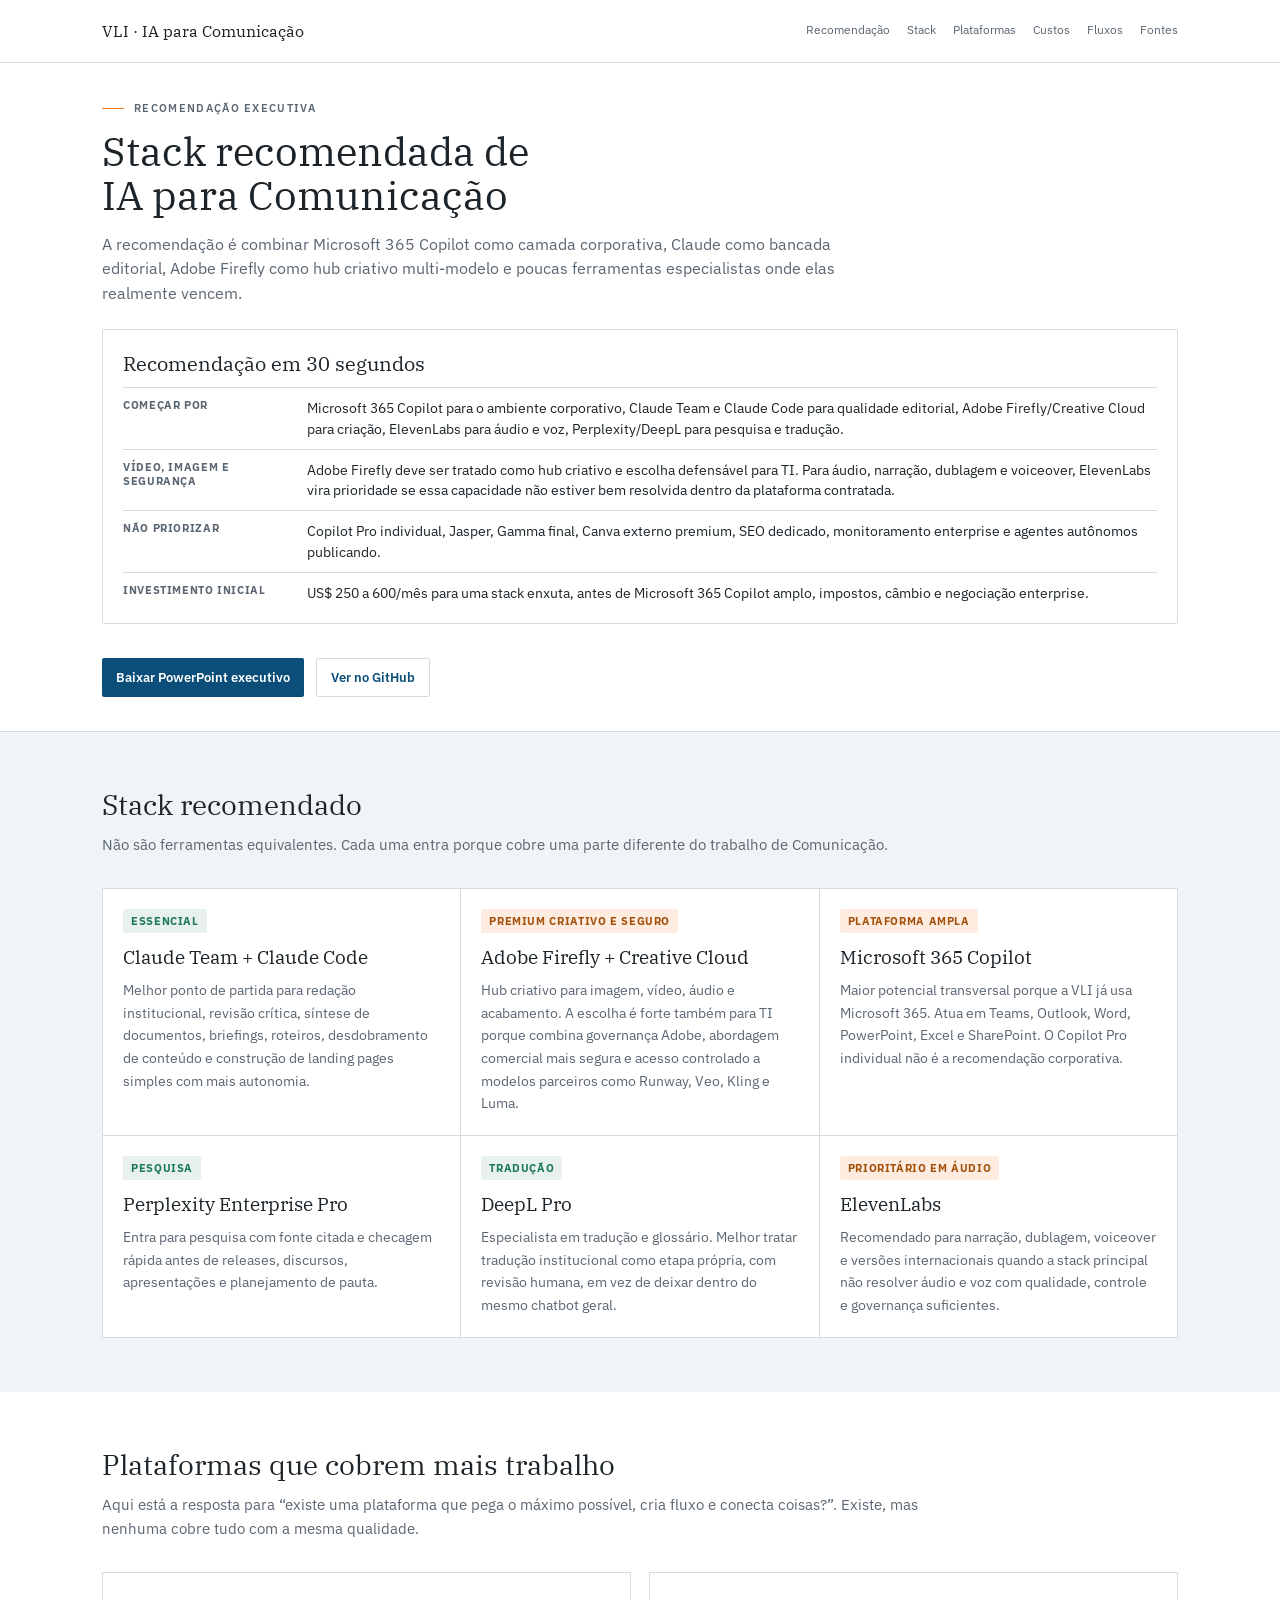
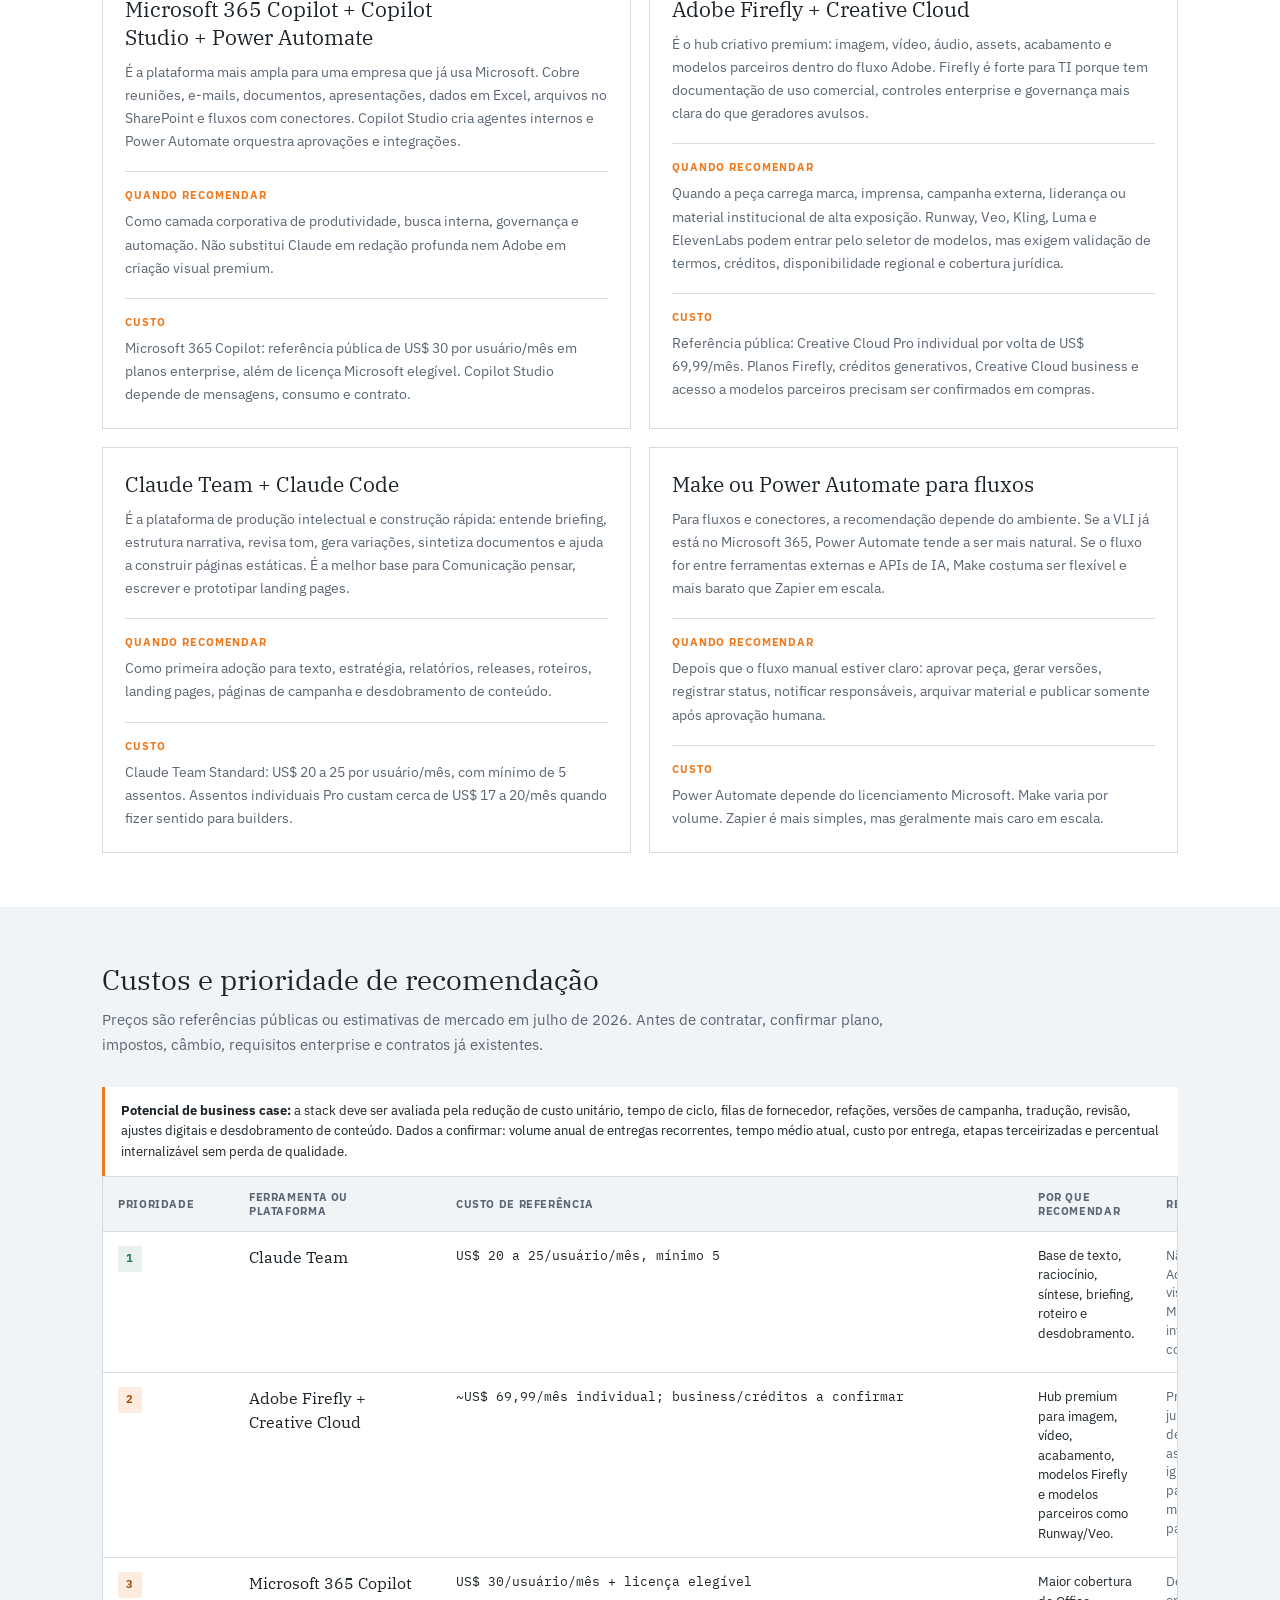
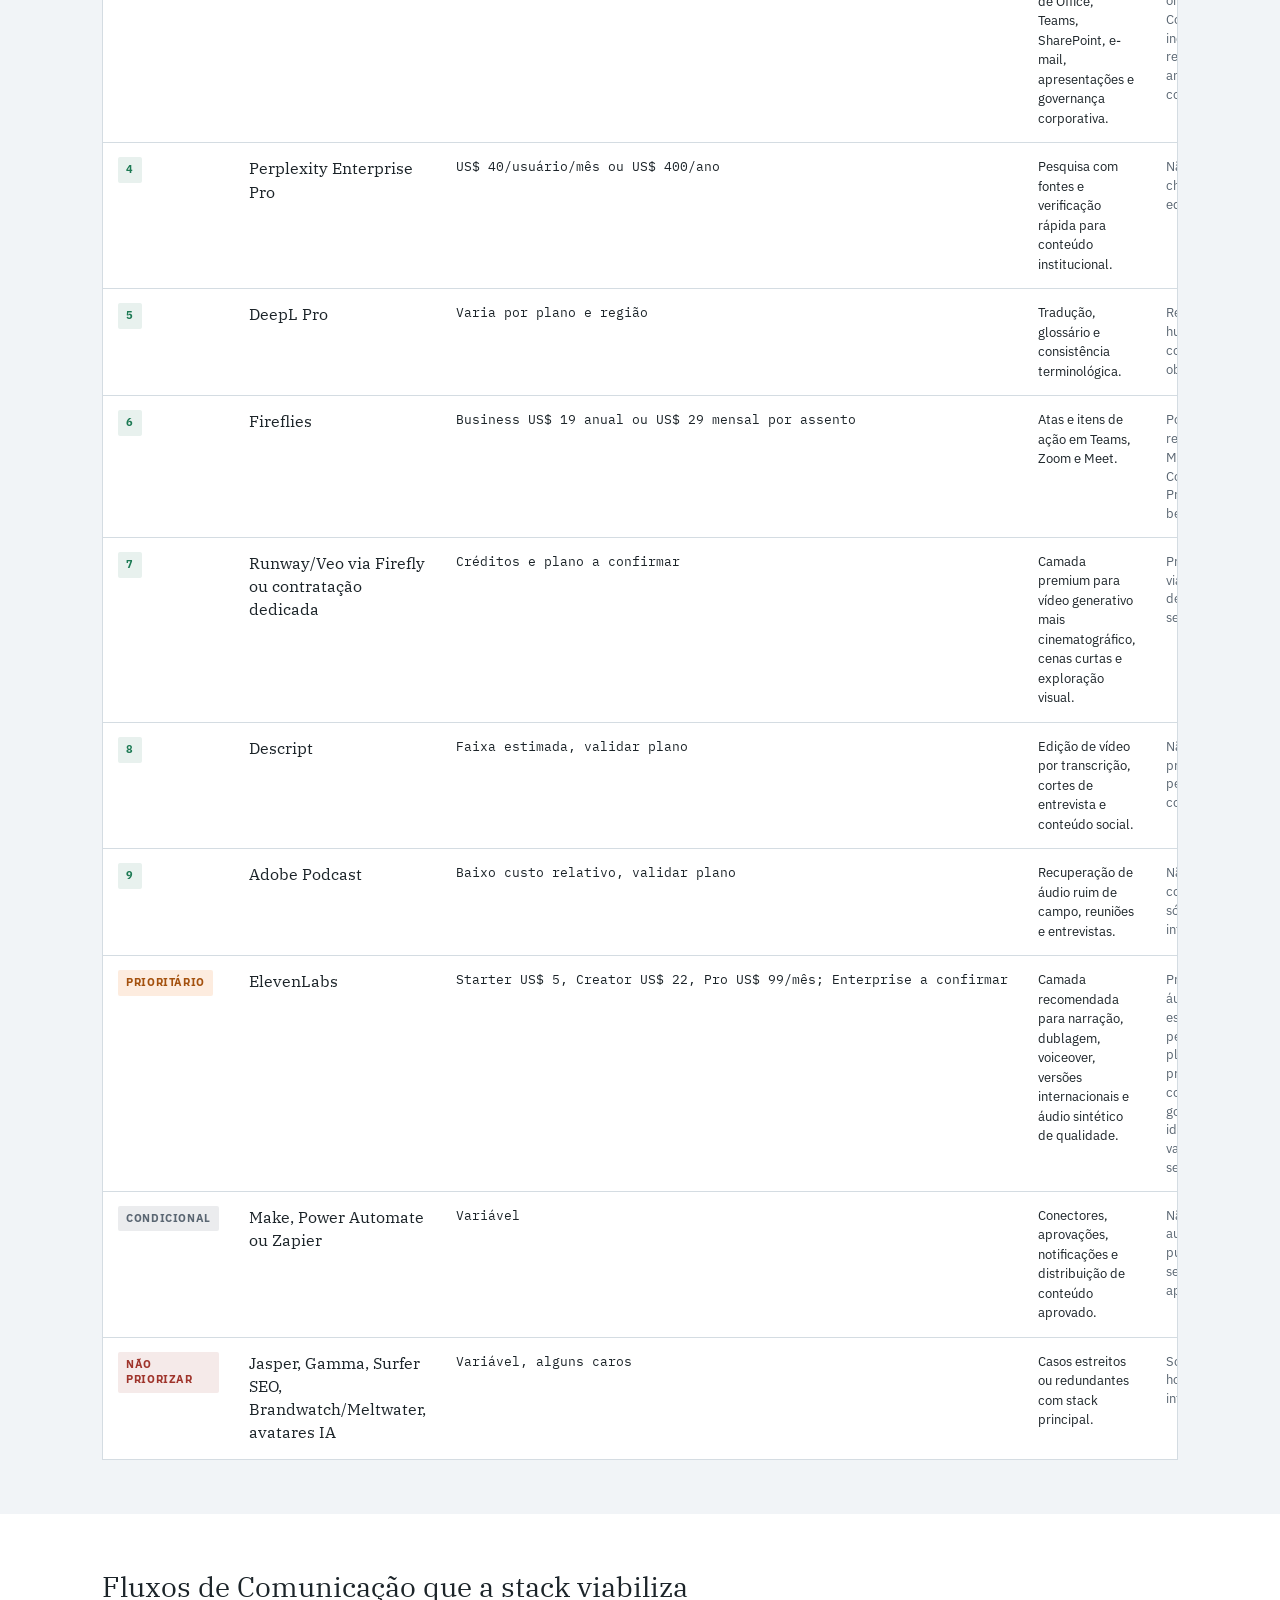
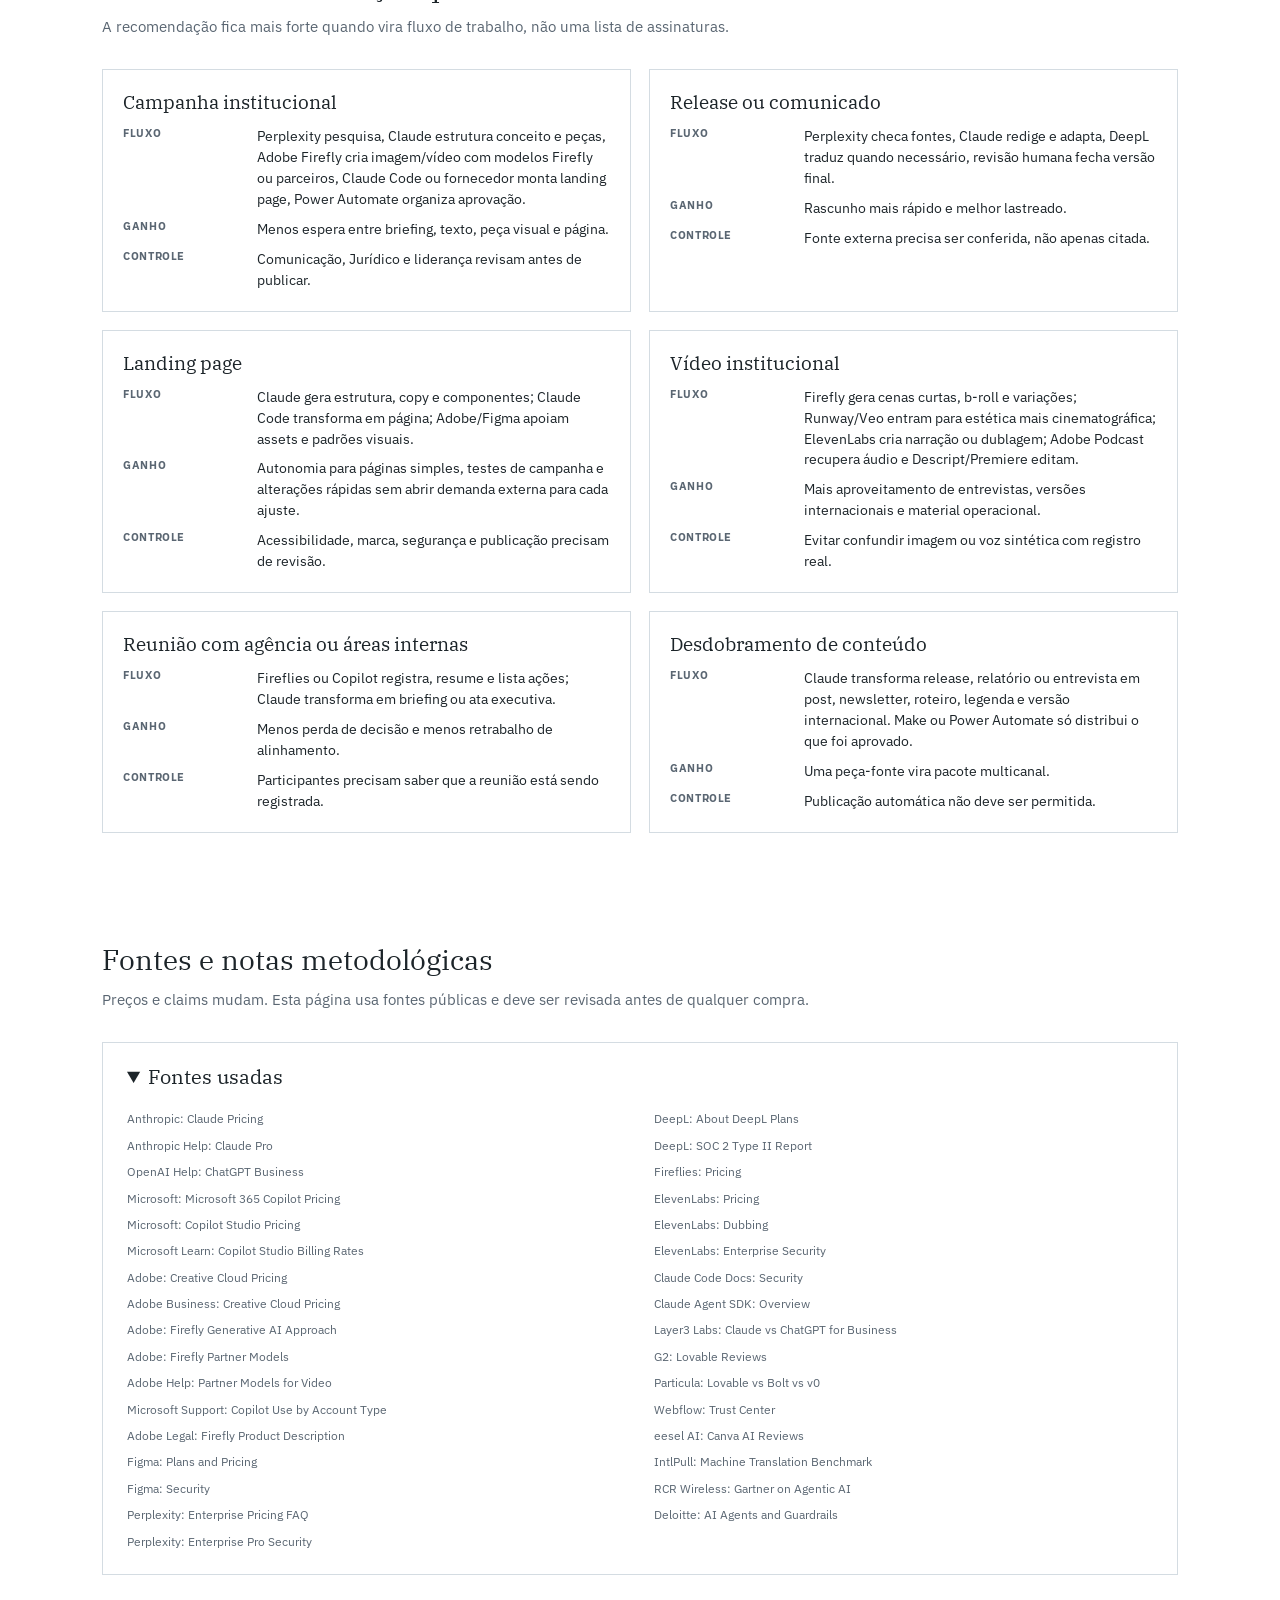
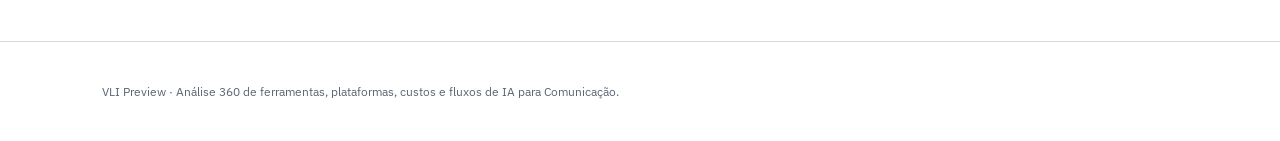
<file: ferramentas-ia-comunicacao/index.html>
<!DOCTYPE html>
<html lang="pt-BR">
<head>
<meta charset="UTF-8">
<meta name="viewport" content="width=device-width, initial-scale=1">
<title>IA para Comunicação VLI | Ferramentas, plataformas e fluxos</title>
<meta name="description" content="Análise 360 de ferramentas, plataformas e fluxos de IA para o time de Comunicação da VLI.">
<link rel="preconnect" href="https://fonts.googleapis.com">
<link rel="preconnect" href="https://fonts.gstatic.com" crossorigin>
<link href="https://fonts.googleapis.com/css2?family=IBM+Plex+Serif:wght@300;400;500&family=IBM+Plex+Sans:wght@400;500;600&family=IBM+Plex+Mono:wght@400;500&display=swap" rel="stylesheet">
<style>
  :root{
    --white:#fff;
    --sand:#f1f4f7;
    --blue:#0e74ba;
    --blue-dark:#0a4e79;
    --ink:#1c2429;
    --muted:#5a6672;
    --line:#d4dce2;
    --orange:#ef7a1d;
    --green:#1d7a54;
    --red:#9f342b;
    --soft-green:rgba(29,122,84,.1);
    --soft-orange:rgba(239,122,29,.14);
    --soft-red:rgba(159,52,43,.1);
    --serif:'IBM Plex Serif', Georgia, serif;
    --sans:'IBM Plex Sans', -apple-system, Segoe UI, Roboto, sans-serif;
    --mono:'IBM Plex Mono', monospace;
    --max:1220px;
    --gutter:72px;
  }
  *{box-sizing:border-box}
  html{scroll-behavior:smooth;overflow-x:hidden}
  body{margin:0;background:var(--white);color:var(--ink);font-family:var(--sans);overflow-x:hidden;-webkit-font-smoothing:antialiased}
  a{color:inherit}
  h1,h2,h3,h4{font-family:var(--serif);font-weight:400;margin:0;text-wrap:balance}
  p{margin:0}
  .wrap{max-width:var(--max);margin:0 auto;padding:0 var(--gutter)}
  .nav{position:sticky;top:0;z-index:10;background:rgba(255,255,255,.95);backdrop-filter:blur(10px);border-bottom:1px solid var(--line)}
  .nav-inner{max-width:var(--max);margin:0 auto;padding:0 var(--gutter);height:62px;display:flex;align-items:center;justify-content:space-between;gap:24px}
  .mark{font-family:var(--serif);font-size:16px;text-decoration:none;white-space:nowrap}
  .nav-links{display:flex;gap:17px;overflow-x:auto;scrollbar-width:none}
  .nav-links::-webkit-scrollbar{display:none}
  .nav-links a{font-size:12px;text-decoration:none;color:var(--muted);white-space:nowrap;border-bottom:1px solid transparent;padding-bottom:3px}
  .nav-links a:hover{color:var(--ink);border-color:var(--orange)}
  section{padding:54px 0}
  .hero{background:#fff;border-bottom:1px solid var(--line);padding:38px 0 34px}
  .eyebrow{display:flex;align-items:center;gap:10px;font-size:11px;font-weight:600;letter-spacing:.12em;text-transform:uppercase;color:var(--muted);margin-bottom:14px}
  .eyebrow:before{content:"";width:22px;height:1px;background:var(--orange)}
  h1{font-size:clamp(26px,3.1vw,42px);line-height:1.12;max-width:760px}
  .lead{font-size:15.5px;line-height:1.58;color:var(--muted);max-width:780px;margin-top:14px}
  .hero-grid{display:grid;grid-template-columns:1fr;gap:16px;margin-top:24px}
  .panel{background:#fff;color:var(--ink);border:1px solid var(--line);padding:20px;border-radius:2px}
  .panel h2{font-size:20px;color:var(--ink);margin-bottom:8px}
  .panel-row{display:grid;grid-template-columns:170px 1fr;gap:14px;border-top:1px solid var(--line);padding-top:10px;margin-top:10px}
  .panel-row b{display:block;font-size:10.5px;letter-spacing:.06em;text-transform:uppercase;color:var(--muted)}
  .panel-row span{font-size:13.5px;line-height:1.5}
  .kpis{display:grid;grid-template-columns:repeat(4,1fr);gap:1px;background:var(--line);border:1px solid var(--line)}
  .kpi{background:#fff;padding:14px}
  .kpi b{display:block;font-family:var(--serif);font-size:18px;color:var(--blue-dark);line-height:1.15}
  .kpi span{display:block;font-size:11.5px;line-height:1.45;color:var(--muted);margin-top:6px}
  .notice{border-left:3px solid var(--orange);background:#fff;padding:14px 16px;margin-top:16px;font-size:13px;line-height:1.55}
  .actions{display:flex;gap:12px;flex-wrap:wrap;margin-top:18px}
  .button{display:inline-flex;align-items:center;justify-content:center;min-height:38px;padding:10px 14px;background:var(--blue-dark);color:#fff;text-decoration:none;font-size:13px;font-weight:600;border-radius:2px}
  .button.secondary{background:#fff;color:var(--blue-dark);border:1px solid var(--line)}
  .bg{background:var(--sand)}
  .section-title{margin-bottom:30px}
  .section-title h2{font-size:28px}
  .section-title .sub{display:block;font-size:15px;line-height:1.65;color:var(--muted);max-width:820px;margin-top:10px}
  .cards{display:grid;grid-template-columns:repeat(3,1fr);gap:1px;background:var(--line);border:1px solid var(--line)}
  .card{background:#fff;padding:20px;min-width:0}
  .card h3{font-size:19px;margin-bottom:10px}
  .card p,.card li{font-size:14px;line-height:1.62;color:var(--muted)}
  .card ul{margin:12px 0 0;padding-left:18px}
  .tag{display:inline-block;font-size:10.5px;font-weight:700;letter-spacing:.06em;text-transform:uppercase;padding:5px 8px;border-radius:2px;margin-bottom:12px}
  .tag.core{background:var(--soft-green);color:var(--green)}
  .tag.premium{background:var(--soft-orange);color:#a4510e}
  .tag.future{background:rgba(90,102,114,.12);color:var(--muted)}
  .tag.no{background:var(--soft-red);color:var(--red)}
  .table-wrap{overflow-x:auto;border:1px solid var(--line);background:#fff;max-width:100%}
  table{width:100%;border-collapse:collapse;min-width:900px;font-size:13px}
  th{padding:13px 15px;text-align:left;background:var(--sand);border-bottom:1px solid var(--line);font-size:10.5px;text-transform:uppercase;letter-spacing:.06em;color:var(--muted)}
  td{padding:14px 15px;border-bottom:1px solid var(--line);vertical-align:top;line-height:1.5}
  tr:last-child td{border-bottom:none}
  .tool{font-family:var(--serif);font-size:15.5px;color:var(--ink)}
  .small{font-size:12.5px;color:var(--muted)}
  .price{font-family:var(--mono);white-space:nowrap}
  .platform-grid{display:grid;grid-template-columns:repeat(2,1fr);gap:18px}
  .platform{background:#fff;border:1px solid var(--line);padding:22px;min-width:0}
  .platform h3{font-size:21px;margin-bottom:10px}
  .platform p{font-size:14px;line-height:1.65;color:var(--muted)}
  .platform .fit{border-top:1px solid var(--line);margin-top:18px;padding-top:16px}
  .platform .fit b{display:block;font-size:11px;text-transform:uppercase;letter-spacing:.08em;color:var(--orange);margin-bottom:8px}
  .flow-grid{display:grid;grid-template-columns:repeat(2,1fr);gap:18px}
  .flow{background:#fff;border:1px solid var(--line);padding:20px;min-width:0}
  .flow h3{font-size:19px;margin-bottom:12px}
  .flow dl{display:grid;grid-template-columns:118px 1fr;gap:9px 16px;margin:0}
  .flow dt{font-size:10.5px;font-weight:700;text-transform:uppercase;letter-spacing:.06em;color:var(--muted)}
  .flow dd{margin:0;font-size:13.5px;line-height:1.55;color:var(--ink)}
  details{border:1px solid var(--line);background:#fff;margin-bottom:12px;overflow:hidden}
  summary{cursor:pointer;padding:20px 24px;font-family:var(--serif);font-size:20px}
  .detail-body{padding:0 24px 24px}
  .sources{columns:2;gap:28px}
  .sources a{display:block;font-size:12px;line-height:1.45;color:var(--muted);text-decoration:none;margin-bottom:9px;break-inside:avoid}
  .sources a:hover{color:var(--orange)}
  footer{padding:42px 0;border-top:1px solid var(--line);font-size:12px;color:var(--muted)}
  @media (max-width:980px){
    :root{--gutter:32px}
    .hero-grid,.platform-grid,.flow-grid{grid-template-columns:1fr}
    .cards{grid-template-columns:1fr 1fr}
  }
  @media (max-width:640px){
    :root{--gutter:20px}
    section{padding:42px 0}
    .nav-inner{height:auto;min-height:58px;padding-top:12px;padding-bottom:12px;align-items:flex-start;flex-direction:column;gap:10px}
    .cards,.kpis{grid-template-columns:1fr}
    .panel,.card,.platform,.flow{padding:18px}
    .panel-row{grid-template-columns:1fr;gap:5px}
    .flow dl{grid-template-columns:1fr;gap:5px}
    .sources{columns:1}
    table{min-width:760px}
  }
</style>
</head>
<body>
<header class="nav">
  <div class="nav-inner">
    <a class="mark" href="#top">VLI · IA para Comunicação</a>
    <nav class="nav-links" aria-label="Navegação principal">
      <a href="#recomendacao">Recomendação</a>
      <a href="#stack">Stack</a>
      <a href="#plataformas">Plataformas</a>
      <a href="#custos">Custos</a>
      <a href="#fluxos">Fluxos</a>
      <a href="#anexo">Fontes</a>
    </nav>
  </div>
</header>

<main id="top">
  <section class="hero" id="recomendacao">
    <div class="wrap">
      <span class="eyebrow">Recomendação executiva</span>
      <h1>Stack recomendada de IA para Comunicação</h1>
      <p class="lead">A recomendação é combinar Microsoft 365 Copilot como camada corporativa, Claude como bancada editorial, Adobe Firefly como hub criativo multi-modelo e poucas ferramentas especialistas onde elas realmente vencem.</p>

      <div class="hero-grid">
        <div class="panel">
          <h2>Recomendação em 30 segundos</h2>
          <div class="panel-row"><b>Começar por</b><span>Microsoft 365 Copilot para o ambiente corporativo, Claude Team e Claude Code para qualidade editorial, Adobe Firefly/Creative Cloud para criação, ElevenLabs para áudio e voz, Perplexity/DeepL para pesquisa e tradução.</span></div>
          <div class="panel-row"><b>Vídeo, imagem e segurança</b><span>Adobe Firefly deve ser tratado como hub criativo e escolha defensável para TI. Para áudio, narração, dublagem e voiceover, ElevenLabs vira prioridade se essa capacidade não estiver bem resolvida dentro da plataforma contratada.</span></div>
          <div class="panel-row"><b>Não priorizar</b><span>Copilot Pro individual, Jasper, Gamma final, Canva externo premium, SEO dedicado, monitoramento enterprise e agentes autônomos publicando.</span></div>
          <div class="panel-row"><b>Investimento inicial</b><span>US$ 250 a 600/mês para uma stack enxuta, antes de Microsoft 365 Copilot amplo, impostos, câmbio e negociação enterprise.</span></div>
        </div>
        <div class="actions">
          <a class="button" href="stack-ia-comunicacao-vli.pptx">Baixar PowerPoint executivo</a>
          <a class="button secondary" href="https://github.com/jobevieira/vli-preview/blob/main/ferramentas-ia-comunicacao/stack-ia-comunicacao-vli.pptx" target="_blank" rel="noopener">Ver no GitHub</a>
        </div>
      </div>
    </div>
  </section>

  <section class="bg" id="stack">
    <div class="wrap">
      <div class="section-title">
        <h2>Stack recomendado</h2>
        <span class="sub">Não são ferramentas equivalentes. Cada uma entra porque cobre uma parte diferente do trabalho de Comunicação.</span>
      </div>
      <div class="cards">
        <div class="card"><span class="tag core">Essencial</span><h3>Claude Team + Claude Code</h3><p>Melhor ponto de partida para redação institucional, revisão crítica, síntese de documentos, briefings, roteiros, desdobramento de conteúdo e construção de landing pages simples com mais autonomia.</p></div>
        <div class="card"><span class="tag premium">Premium criativo e seguro</span><h3>Adobe Firefly + Creative Cloud</h3><p>Hub criativo para imagem, vídeo, áudio e acabamento. A escolha é forte também para TI porque combina governança Adobe, abordagem comercial mais segura e acesso controlado a modelos parceiros como Runway, Veo, Kling e Luma.</p></div>
        <div class="card"><span class="tag premium">Plataforma ampla</span><h3>Microsoft 365 Copilot</h3><p>Maior potencial transversal porque a VLI já usa Microsoft 365. Atua em Teams, Outlook, Word, PowerPoint, Excel e SharePoint. O Copilot Pro individual não é a recomendação corporativa.</p></div>
        <div class="card"><span class="tag core">Pesquisa</span><h3>Perplexity Enterprise Pro</h3><p>Entra para pesquisa com fonte citada e checagem rápida antes de releases, discursos, apresentações e planejamento de pauta.</p></div>
        <div class="card"><span class="tag core">Tradução</span><h3>DeepL Pro</h3><p>Especialista em tradução e glossário. Melhor tratar tradução institucional como etapa própria, com revisão humana, em vez de deixar dentro do mesmo chatbot geral.</p></div>
        <div class="card"><span class="tag premium">Prioritário em áudio</span><h3>ElevenLabs</h3><p>Recomendado para narração, dublagem, voiceover e versões internacionais quando a stack principal não resolver áudio e voz com qualidade, controle e governança suficientes.</p></div>
      </div>
    </div>
  </section>

  <section id="plataformas">
    <div class="wrap">
      <div class="section-title">
        <h2>Plataformas que cobrem mais trabalho</h2>
        <span class="sub">Aqui está a resposta para “existe uma plataforma que pega o máximo possível, cria fluxo e conecta coisas?”. Existe, mas nenhuma cobre tudo com a mesma qualidade.</span>
      </div>
      <div class="platform-grid">
        <div class="platform">
          <h3>Microsoft 365 Copilot + Copilot Studio + Power Automate</h3>
          <p>É a plataforma mais ampla para uma empresa que já usa Microsoft. Cobre reuniões, e-mails, documentos, apresentações, dados em Excel, arquivos no SharePoint e fluxos com conectores. Copilot Studio cria agentes internos e Power Automate orquestra aprovações e integrações.</p>
          <div class="fit"><b>Quando recomendar</b><p>Como camada corporativa de produtividade, busca interna, governança e automação. Não substitui Claude em redação profunda nem Adobe em criação visual premium.</p></div>
          <div class="fit"><b>Custo</b><p>Microsoft 365 Copilot: referência pública de US$ 30 por usuário/mês em planos enterprise, além de licença Microsoft elegível. Copilot Studio depende de mensagens, consumo e contrato.</p></div>
        </div>
        <div class="platform">
          <h3>Adobe Firefly + Creative Cloud</h3>
          <p>É o hub criativo premium: imagem, vídeo, áudio, assets, acabamento e modelos parceiros dentro do fluxo Adobe. Firefly é forte para TI porque tem documentação de uso comercial, controles enterprise e governança mais clara do que geradores avulsos.</p>
          <div class="fit"><b>Quando recomendar</b><p>Quando a peça carrega marca, imprensa, campanha externa, liderança ou material institucional de alta exposição. Runway, Veo, Kling, Luma e ElevenLabs podem entrar pelo seletor de modelos, mas exigem validação de termos, créditos, disponibilidade regional e cobertura jurídica.</p></div>
          <div class="fit"><b>Custo</b><p>Referência pública: Creative Cloud Pro individual por volta de US$ 69,99/mês. Planos Firefly, créditos generativos, Creative Cloud business e acesso a modelos parceiros precisam ser confirmados em compras.</p></div>
        </div>
        <div class="platform">
          <h3>Claude Team + Claude Code</h3>
          <p>É a plataforma de produção intelectual e construção rápida: entende briefing, estrutura narrativa, revisa tom, gera variações, sintetiza documentos e ajuda a construir páginas estáticas. É a melhor base para Comunicação pensar, escrever e prototipar landing pages.</p>
          <div class="fit"><b>Quando recomendar</b><p>Como primeira adoção para texto, estratégia, relatórios, releases, roteiros, landing pages, páginas de campanha e desdobramento de conteúdo.</p></div>
          <div class="fit"><b>Custo</b><p>Claude Team Standard: US$ 20 a 25 por usuário/mês, com mínimo de 5 assentos. Assentos individuais Pro custam cerca de US$ 17 a 20/mês quando fizer sentido para builders.</p></div>
        </div>
        <div class="platform">
          <h3>Make ou Power Automate para fluxos</h3>
          <p>Para fluxos e conectores, a recomendação depende do ambiente. Se a VLI já está no Microsoft 365, Power Automate tende a ser mais natural. Se o fluxo for entre ferramentas externas e APIs de IA, Make costuma ser flexível e mais barato que Zapier em escala.</p>
          <div class="fit"><b>Quando recomendar</b><p>Depois que o fluxo manual estiver claro: aprovar peça, gerar versões, registrar status, notificar responsáveis, arquivar material e publicar somente após aprovação humana.</p></div>
          <div class="fit"><b>Custo</b><p>Power Automate depende do licenciamento Microsoft. Make varia por volume. Zapier é mais simples, mas geralmente mais caro em escala.</p></div>
        </div>
      </div>
    </div>
  </section>

  <section class="bg" id="custos">
    <div class="wrap">
      <div class="section-title">
        <h2>Custos e prioridade de recomendação</h2>
        <span class="sub">Preços são referências públicas ou estimativas de mercado em julho de 2026. Antes de contratar, confirmar plano, impostos, câmbio, requisitos enterprise e contratos já existentes.</span>
      </div>
      <div class="notice"><b>Potencial de business case:</b> a stack deve ser avaliada pela redução de custo unitário, tempo de ciclo, filas de fornecedor, refações, versões de campanha, tradução, revisão, ajustes digitais e desdobramento de conteúdo. Dados a confirmar: volume anual de entregas recorrentes, tempo médio atual, custo por entrega, etapas terceirizadas e percentual internalizável sem perda de qualidade.</div>
      <div class="table-wrap">
        <table>
          <thead><tr><th>Prioridade</th><th>Ferramenta ou plataforma</th><th>Custo de referência</th><th>Por que recomendar</th><th>Ressalva</th></tr></thead>
          <tbody>
            <tr><td><span class="tag core">1</span></td><td class="tool">Claude Team</td><td class="price">US$ 20 a 25/usuário/mês, mínimo 5</td><td>Base de texto, raciocínio, síntese, briefing, roteiro e desdobramento.</td><td class="small">Não substitui Adobe em risco visual nem Microsoft em integração corporativa.</td></tr>
            <tr><td><span class="tag premium">2</span></td><td class="tool">Adobe Firefly + Creative Cloud</td><td class="price">~US$ 69,99/mês individual; business/créditos a confirmar</td><td>Hub premium para imagem, vídeo, acabamento, modelos Firefly e modelos parceiros como Runway/Veo.</td><td class="small">Proteção jurídica não deve ser assumida igualmente para todo modelo parceiro.</td></tr>
            <tr><td><span class="tag premium">3</span></td><td class="tool">Microsoft 365 Copilot</td><td class="price">US$ 30/usuário/mês + licença elegível</td><td>Maior cobertura de Office, Teams, SharePoint, e-mail, apresentações e governança corporativa.</td><td class="small">Decisão de TI e organização. Copilot Pro individual não resolve ambiente corporativo.</td></tr>
            <tr><td><span class="tag core">4</span></td><td class="tool">Perplexity Enterprise Pro</td><td class="price">US$ 40/usuário/mês ou US$ 400/ano</td><td>Pesquisa com fontes e verificação rápida para conteúdo institucional.</td><td class="small">Não substitui checagem editorial.</td></tr>
            <tr><td><span class="tag core">5</span></td><td class="tool">DeepL Pro</td><td class="price">Varia por plano e região</td><td>Tradução, glossário e consistência terminológica.</td><td class="small">Revisão humana continua obrigatória.</td></tr>
            <tr><td><span class="tag core">6</span></td><td class="tool">Fireflies</td><td class="price">Business US$ 19 anual ou US$ 29 mensal por assento</td><td>Atas e itens de ação em Teams, Zoom e Meet.</td><td class="small">Pode ser redundante se M365 Copilot/Teams Premium cobrir bem.</td></tr>
            <tr><td><span class="tag core">7</span></td><td class="tool">Runway/Veo via Firefly ou contratação dedicada</td><td class="price">Créditos e plano a confirmar</td><td>Camada premium para vídeo generativo mais cinematográfico, cenas curtas e exploração visual.</td><td class="small">Primeiro testar via Firefly antes de abrir licença separada.</td></tr>
            <tr><td><span class="tag core">8</span></td><td class="tool">Descript</td><td class="price">Faixa estimada, validar plano</td><td>Edição de vídeo por transcrição, cortes de entrevista e conteúdo social.</td><td class="small">Não substitui produtora em peças complexas.</td></tr>
            <tr><td><span class="tag core">9</span></td><td class="tool">Adobe Podcast</td><td class="price">Baixo custo relativo, validar plano</td><td>Recuperação de áudio ruim de campo, reuniões e entrevistas.</td><td class="small">Não corrige conteúdo ruim, só melhora inteligibilidade.</td></tr>
            <tr><td><span class="tag premium">Prioritário</span></td><td class="tool">ElevenLabs</td><td class="price">Starter US$ 5, Creator US$ 22, Pro US$ 99/mês; Enterprise a confirmar</td><td>Camada recomendada para narração, dublagem, voiceover, versões internacionais e áudio sintético de qualidade.</td><td class="small">Prioritário se áudio/voz não estiver coberto pela plataforma principal. Exige consentimento, governança, identificação e validação de segurança.</td></tr>
            <tr><td><span class="tag future">Condicional</span></td><td class="tool">Make, Power Automate ou Zapier</td><td class="price">Variável</td><td>Conectores, aprovações, notificações e distribuição de conteúdo aprovado.</td><td class="small">Não automatizar publicação sem aprovação.</td></tr>
            <tr><td><span class="tag no">Não priorizar</span></td><td class="tool">Jasper, Gamma, Surfer SEO, Brandwatch/Meltwater, avatares IA</td><td class="price">Variável, alguns caros</td><td>Casos estreitos ou redundantes com stack principal.</td><td class="small">Só reabrir se houver dado interno claro.</td></tr>
          </tbody>
        </table>
      </div>
    </div>
  </section>

  <section id="fluxos">
    <div class="wrap">
      <div class="section-title">
        <h2>Fluxos de Comunicação que a stack viabiliza</h2>
        <span class="sub">A recomendação fica mais forte quando vira fluxo de trabalho, não uma lista de assinaturas.</span>
      </div>
      <div class="flow-grid">
        <div class="flow"><h3>Campanha institucional</h3><dl><dt>Fluxo</dt><dd>Perplexity pesquisa, Claude estrutura conceito e peças, Adobe Firefly cria imagem/vídeo com modelos Firefly ou parceiros, Claude Code ou fornecedor monta landing page, Power Automate organiza aprovação.</dd><dt>Ganho</dt><dd>Menos espera entre briefing, texto, peça visual e página.</dd><dt>Controle</dt><dd>Comunicação, Jurídico e liderança revisam antes de publicar.</dd></dl></div>
        <div class="flow"><h3>Release ou comunicado</h3><dl><dt>Fluxo</dt><dd>Perplexity checa fontes, Claude redige e adapta, DeepL traduz quando necessário, revisão humana fecha versão final.</dd><dt>Ganho</dt><dd>Rascunho mais rápido e melhor lastreado.</dd><dt>Controle</dt><dd>Fonte externa precisa ser conferida, não apenas citada.</dd></dl></div>
        <div class="flow"><h3>Landing page</h3><dl><dt>Fluxo</dt><dd>Claude gera estrutura, copy e componentes; Claude Code transforma em página; Adobe/Figma apoiam assets e padrões visuais.</dd><dt>Ganho</dt><dd>Autonomia para páginas simples, testes de campanha e alterações rápidas sem abrir demanda externa para cada ajuste.</dd><dt>Controle</dt><dd>Acessibilidade, marca, segurança e publicação precisam de revisão.</dd></dl></div>
        <div class="flow"><h3>Vídeo institucional</h3><dl><dt>Fluxo</dt><dd>Firefly gera cenas curtas, b-roll e variações; Runway/Veo entram para estética mais cinematográfica; ElevenLabs cria narração ou dublagem; Adobe Podcast recupera áudio e Descript/Premiere editam.</dd><dt>Ganho</dt><dd>Mais aproveitamento de entrevistas, versões internacionais e material operacional.</dd><dt>Controle</dt><dd>Evitar confundir imagem ou voz sintética com registro real.</dd></dl></div>
        <div class="flow"><h3>Reunião com agência ou áreas internas</h3><dl><dt>Fluxo</dt><dd>Fireflies ou Copilot registra, resume e lista ações; Claude transforma em briefing ou ata executiva.</dd><dt>Ganho</dt><dd>Menos perda de decisão e menos retrabalho de alinhamento.</dd><dt>Controle</dt><dd>Participantes precisam saber que a reunião está sendo registrada.</dd></dl></div>
        <div class="flow"><h3>Desdobramento de conteúdo</h3><dl><dt>Fluxo</dt><dd>Claude transforma release, relatório ou entrevista em post, newsletter, roteiro, legenda e versão internacional. Make ou Power Automate só distribui o que foi aprovado.</dd><dt>Ganho</dt><dd>Uma peça-fonte vira pacote multicanal.</dd><dt>Controle</dt><dd>Publicação automática não deve ser permitida.</dd></dl></div>
      </div>
    </div>
  </section>

  <section id="anexo">
    <div class="wrap">
      <div class="section-title">
        <h2>Fontes e notas metodológicas</h2>
        <span class="sub">Preços e claims mudam. Esta página usa fontes públicas e deve ser revisada antes de qualquer compra.</span>
      </div>
      <details open>
        <summary>Fontes usadas</summary>
        <div class="detail-body sources">
          <a href="https://claude.com/pricing" target="_blank" rel="noopener">Anthropic: Claude Pricing</a>
          <a href="https://support.claude.com/en/articles/8325606-what-is-the-pro-plan" target="_blank" rel="noopener">Anthropic Help: Claude Pro</a>
          <a href="https://help.openai.com/en/articles/8792828-what-is-chatgpt-team/" target="_blank" rel="noopener">OpenAI Help: ChatGPT Business</a>
          <a href="https://www.microsoft.com/en-us/microsoft-365/copilot/pricing/enterprise" target="_blank" rel="noopener">Microsoft: Microsoft 365 Copilot Pricing</a>
          <a href="https://www.microsoft.com/en-us/microsoft-365-copilot/pricing/copilot-studio" target="_blank" rel="noopener">Microsoft: Copilot Studio Pricing</a>
          <a href="https://learn.microsoft.com/en-us/microsoft-copilot-studio/requirements-messages-management" target="_blank" rel="noopener">Microsoft Learn: Copilot Studio Billing Rates</a>
          <a href="https://www.adobe.com/creativecloud/pricing.html" target="_blank" rel="noopener">Adobe: Creative Cloud Pricing</a>
          <a href="https://business.adobe.com/products/creativecloud-business/pricing.html" target="_blank" rel="noopener">Adobe Business: Creative Cloud Pricing</a>
          <a href="https://www.adobe.com/ai/overview/firefly/gen-ai-approach.html" target="_blank" rel="noopener">Adobe: Firefly Generative AI Approach</a>
          <a href="https://www.adobe.com/products/firefly/partner-models.html" target="_blank" rel="noopener">Adobe: Firefly Partner Models</a>
          <a href="https://helpx.adobe.com/firefly/web/work-with-audio-and-video/work-with-video/generate-videos-using-non-adobe-models.html" target="_blank" rel="noopener">Adobe Help: Partner Models for Video</a>
          <a href="https://support.microsoft.com/en-us/microsoft-365-copilot/copilot-use-when-multiple-accounts-are-added-to-microsoft-365-apps" target="_blank" rel="noopener">Microsoft Support: Copilot Use by Account Type</a>
          <a href="https://helpx.adobe.com/legal/product-descriptions/adobe-firefly.html" target="_blank" rel="noopener">Adobe Legal: Firefly Product Description</a>
          <a href="https://www.figma.com/pricing/" target="_blank" rel="noopener">Figma: Plans and Pricing</a>
          <a href="https://www.figma.com/security/" target="_blank" rel="noopener">Figma: Security</a>
          <a href="https://www.perplexity.ai/help-center/en/articles/10352986-enterprise-pricing-and-billing-frequently-asked-questions" target="_blank" rel="noopener">Perplexity: Enterprise Pricing FAQ</a>
          <a href="https://www.perplexity.ai/hub/blog/how-perplexity-enterprise-pro-keeps-your-data-secure" target="_blank" rel="noopener">Perplexity: Enterprise Pro Security</a>
          <a href="https://support.deepl.com/hc/en-us/articles/360019924499-About-DeepL-plans" target="_blank" rel="noopener">DeepL: About DeepL Plans</a>
          <a href="https://www.deepl.com/en/blog/soc2-type2-report-overview" target="_blank" rel="noopener">DeepL: SOC 2 Type II Report</a>
          <a href="https://fireflies.ai/pricing" target="_blank" rel="noopener">Fireflies: Pricing</a>
          <a href="https://elevenlabs.io/pricing" target="_blank" rel="noopener">ElevenLabs: Pricing</a>
          <a href="https://elevenlabs.io/docs/overview/capabilities/dubbing" target="_blank" rel="noopener">ElevenLabs: Dubbing</a>
          <a href="https://elevenlabs.io/enterprise" target="_blank" rel="noopener">ElevenLabs: Enterprise Security</a>
          <a href="https://code.claude.com/docs/en/security" target="_blank" rel="noopener">Claude Code Docs: Security</a>
          <a href="https://code.claude.com/docs/en/agent-sdk/overview" target="_blank" rel="noopener">Claude Agent SDK: Overview</a>
          <a href="https://www.layer3labs.io/comparisons/chatgpt-vs-claude-for-business" target="_blank" rel="noopener">Layer3 Labs: Claude vs ChatGPT for Business</a>
          <a href="https://www.g2.com/products/lovable/reviews" target="_blank" rel="noopener">G2: Lovable Reviews</a>
          <a href="https://particula.tech/blog/lovable-vs-bolt-vs-v0-ai-app-builders" target="_blank" rel="noopener">Particula: Lovable vs Bolt vs v0</a>
          <a href="https://trust.webflow.com/" target="_blank" rel="noopener">Webflow: Trust Center</a>
          <a href="https://www.eesel.ai/blog/canva-ai-reviews" target="_blank" rel="noopener">eesel AI: Canva AI Reviews</a>
          <a href="https://intlpull.com/blog/machine-translation-accuracy-2026-benchmark" target="_blank" rel="noopener">IntlPull: Machine Translation Benchmark</a>
          <a href="https://www.rcrwireless.com/20250627/business/agentic-ai-gartner" target="_blank" rel="noopener">RCR Wireless: Gartner on Agentic AI</a>
          <a href="https://www.deloitte.com/us/en/insights/topics/emerging-technologies/ai-agents-scaling-faster.html" target="_blank" rel="noopener">Deloitte: AI Agents and Guardrails</a>
        </div>
      </details>
    </div>
  </section>
</main>

<footer>
  <div class="wrap">VLI Preview · Análise 360 de ferramentas, plataformas, custos e fluxos de IA para Comunicação.</div>
</footer>
</body>
</html>
</file>
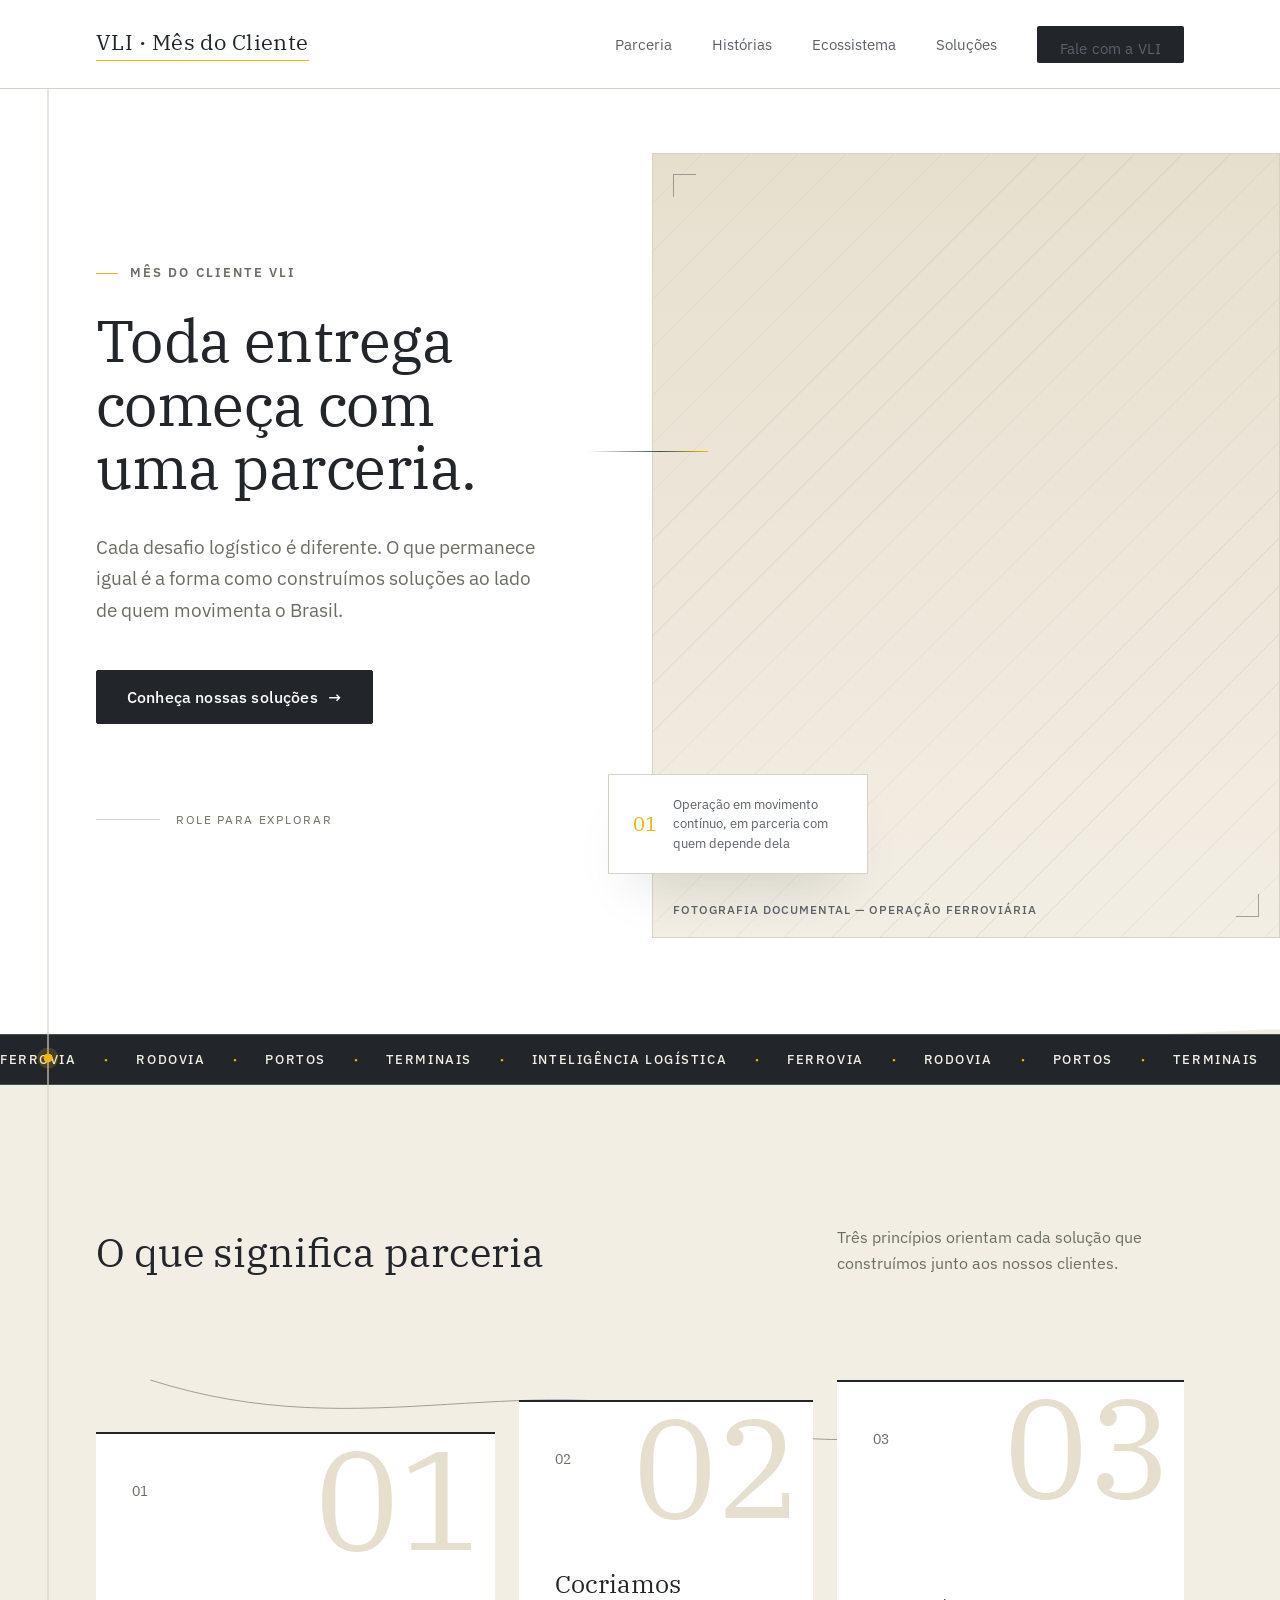
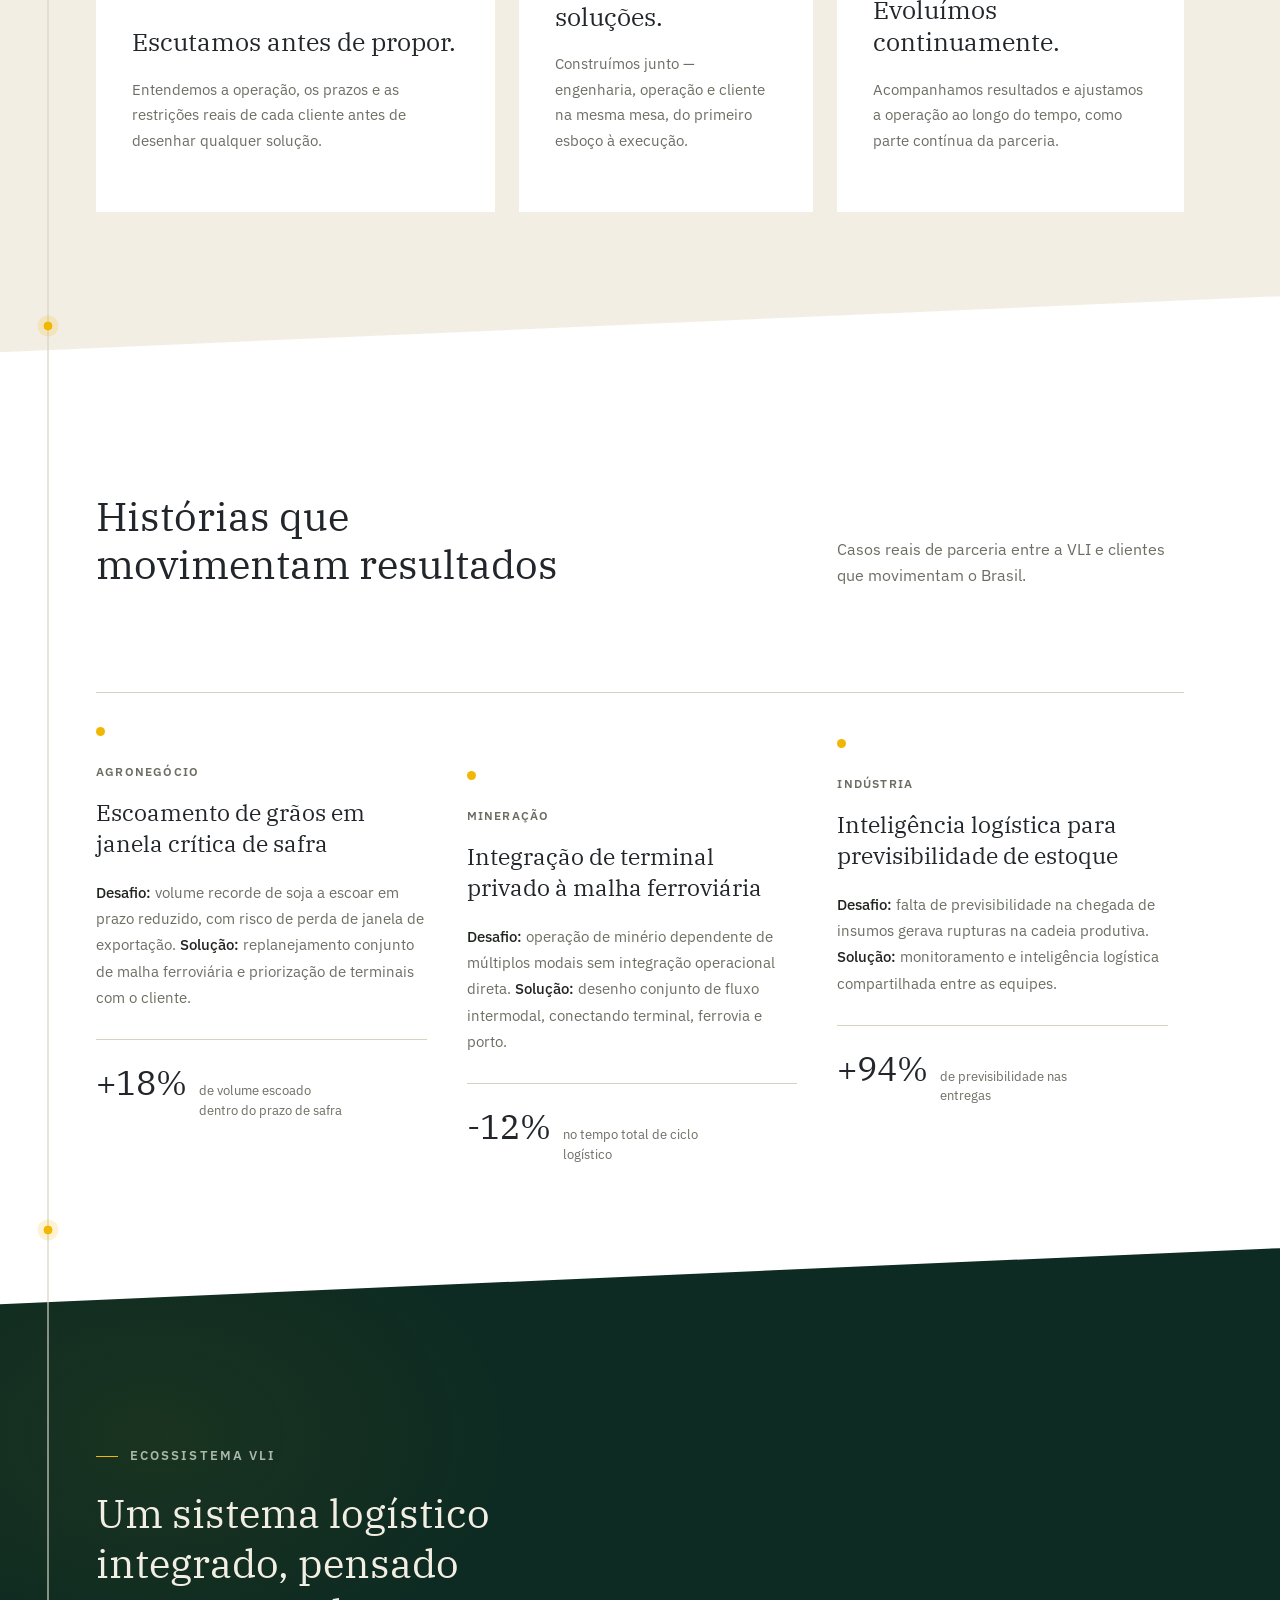
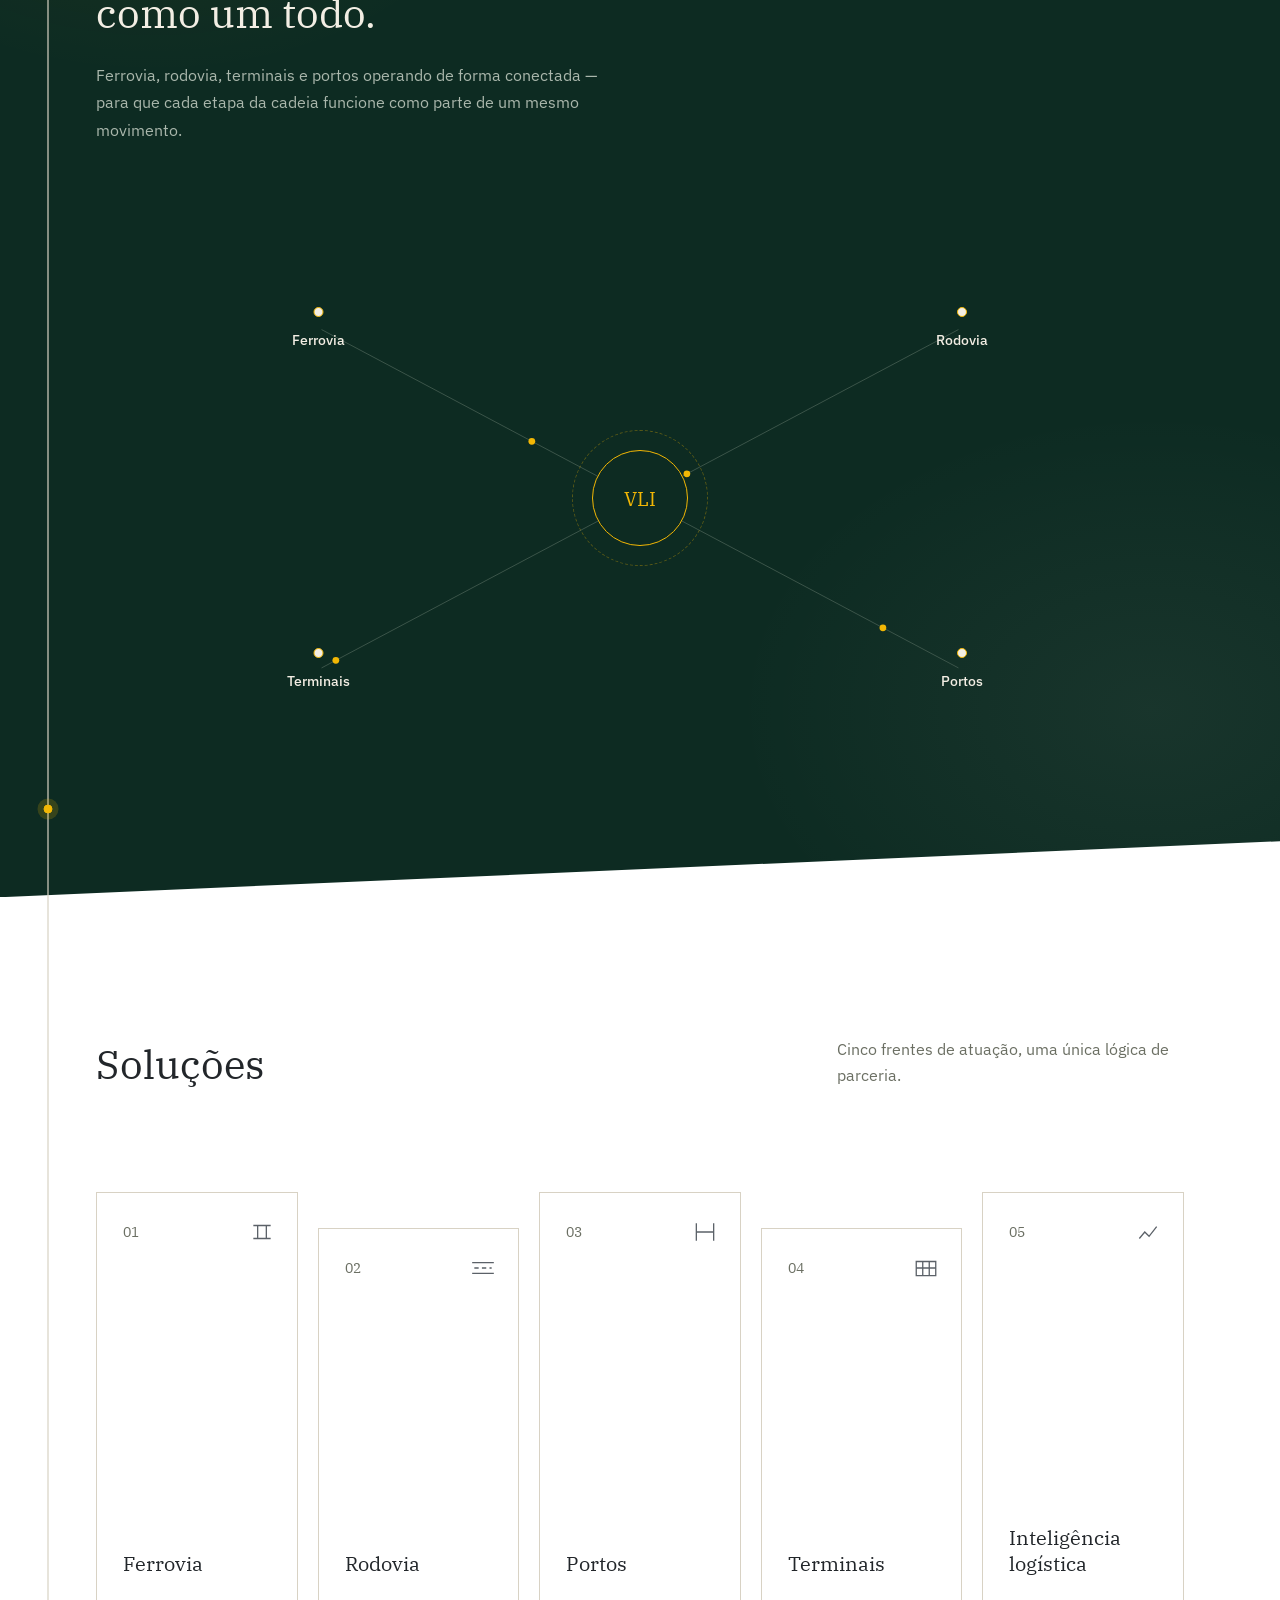
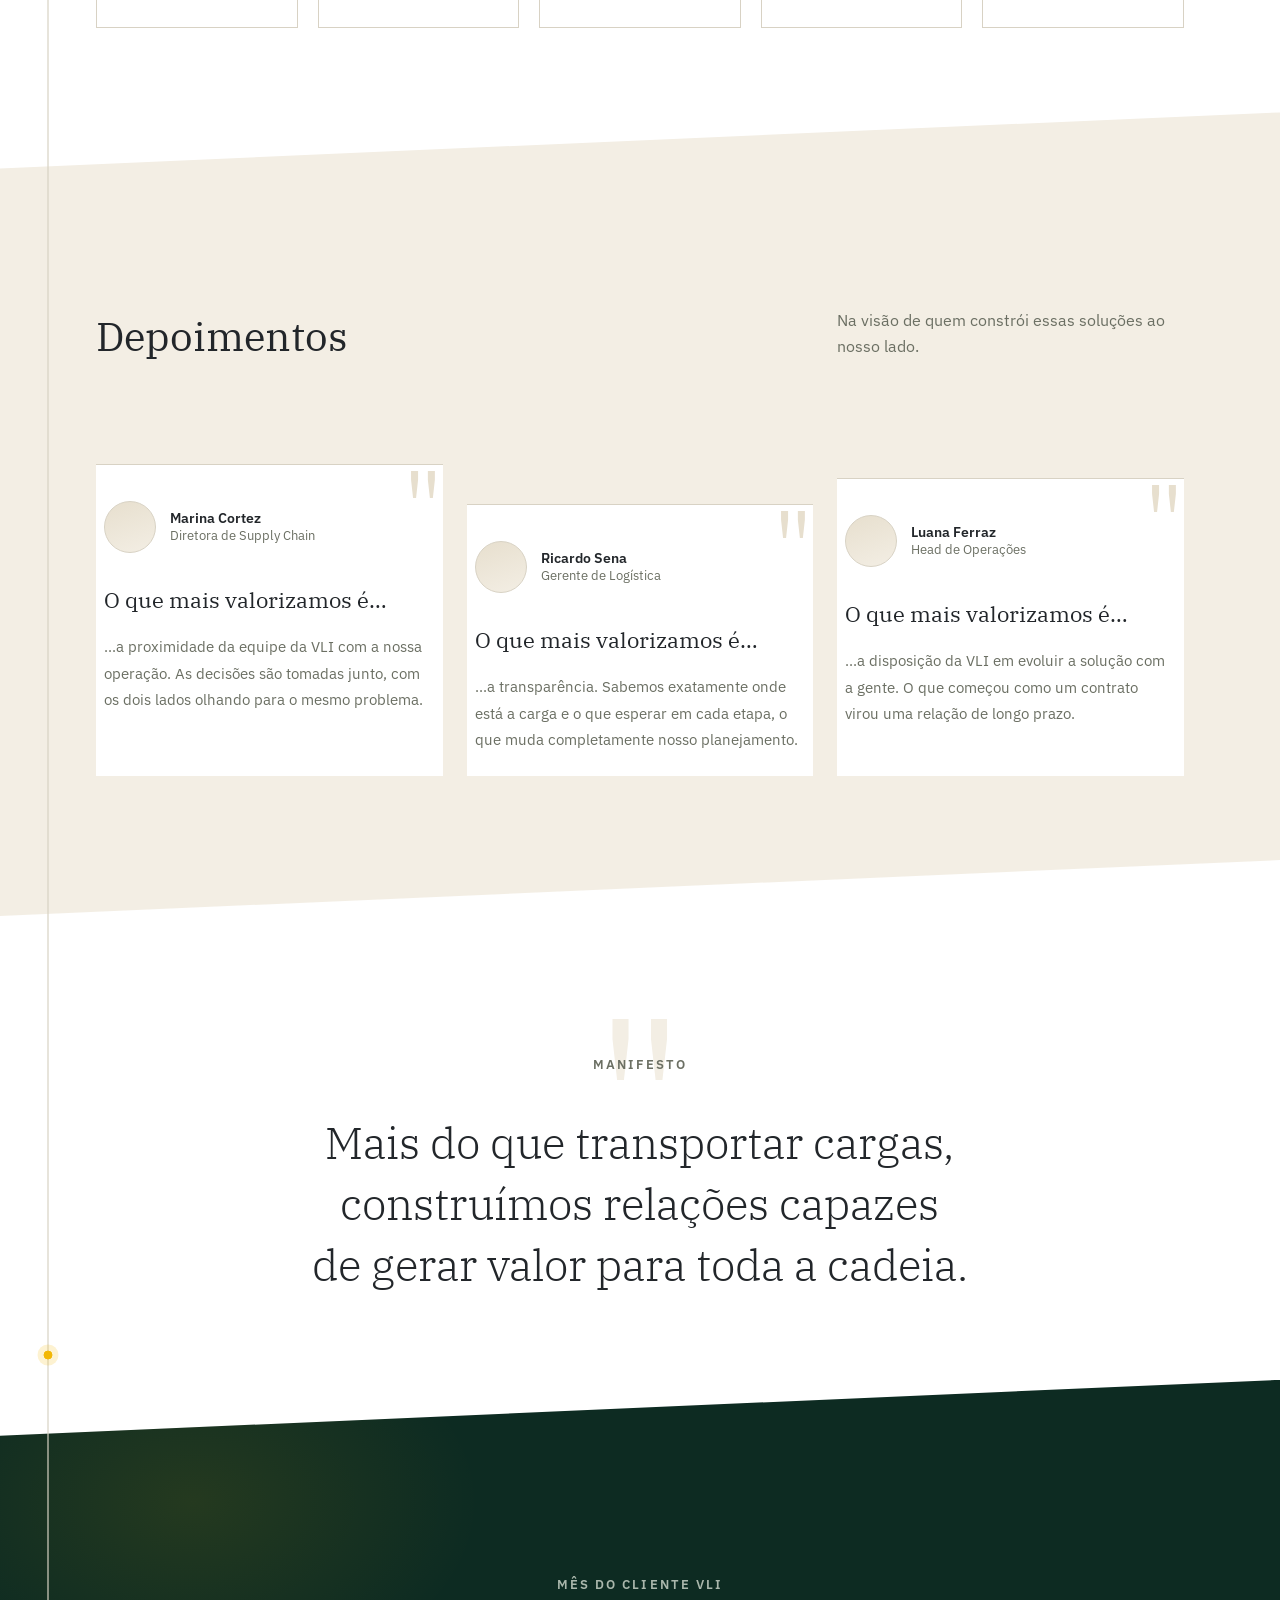
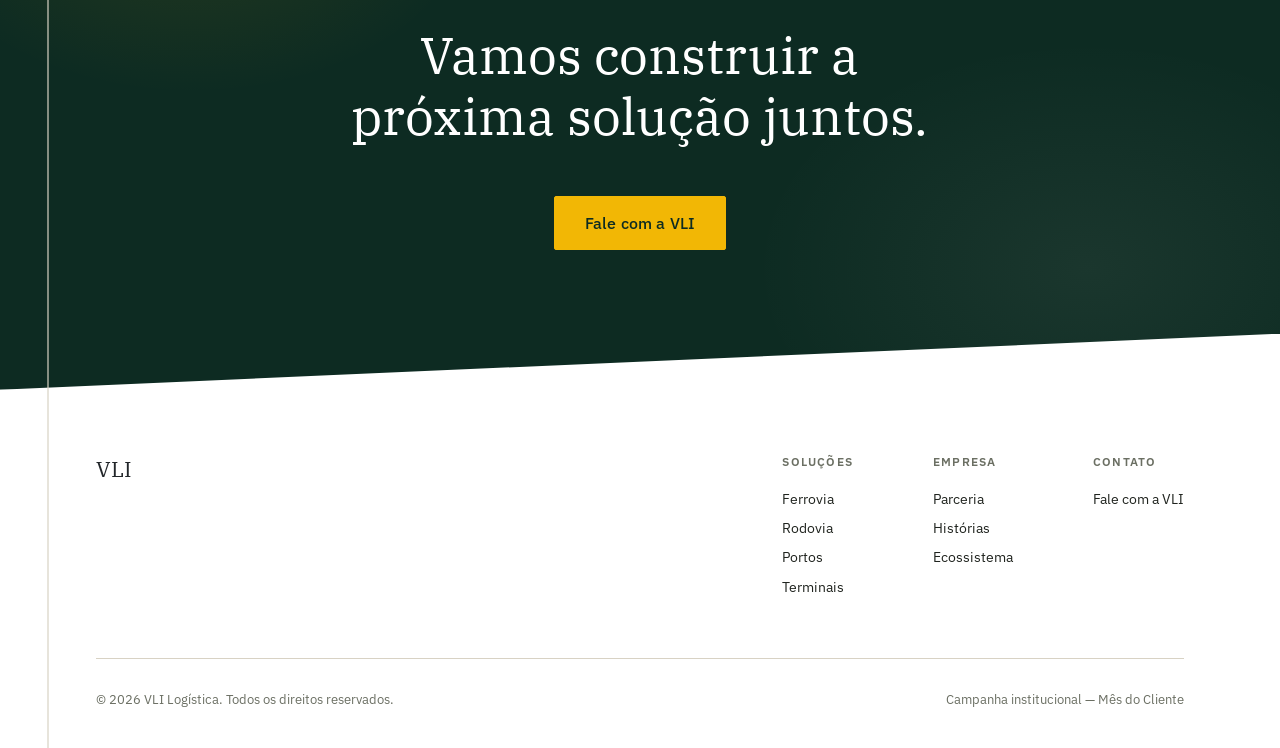
<file: mes-do-cliente-2026/index.html>
<!DOCTYPE html>
<html lang="pt-BR">
<head>
<meta charset="UTF-8">
<meta name="viewport" content="width=device-width, initial-scale=1">
<title>VLI — Mês do Cliente | Toda entrega começa com uma parceria</title>
<meta name="description" content="Campanha institucional Mês do Cliente VLI — soluções logísticas construídas em parceria.">
<link rel="preconnect" href="https://fonts.googleapis.com">
<link rel="preconnect" href="https://fonts.gstatic.com" crossorigin>
<link href="https://fonts.googleapis.com/css2?family=IBM+Plex+Serif:wght@300;400;500&family=IBM+Plex+Sans:wght@400;500;600&display=swap" rel="stylesheet">
<style>
  :root{
    --white:#ffffff;
    --sand:#f3eee4;
    --sand-deep:#e7dfce;
    --green-deep:#0d2b22;
    --green-deep-2:#123a2e;
    --graphite:#22262a;
    --graphite-muted:#5b6168;
    --line:#d8d2c4;
    --line-on-dark:#3c554a;
    --yellow:#f2b705;
    --text-on-light:#20241f;
    --text-muted-on-light:#6b6f63;
    --text-on-dark:#f3eee4;
    --text-muted-on-dark:#aab7ac;

    --serif: 'IBM Plex Serif', Georgia, serif;
    --sans: 'IBM Plex Sans', -apple-system, Segoe UI, Roboto, sans-serif;

    --max: 1440px;
    --gutter: 96px;
    --gap: 24px;
    --ease: cubic-bezier(.19,1,.22,1);
    --shadow-soft: 0 30px 60px -30px rgba(13,43,34,.22);
    --slant: 56px;
  }

  *{ box-sizing:border-box; }
  html{ scroll-behavior:smooth; }
  body{
    margin:0;
    font-family:var(--sans);
    color:var(--text-on-light);
    background:var(--white);
    -webkit-font-smoothing:antialiased;
    overflow-x:hidden;
  }
  img,svg{ display:block; max-width:100%; }
  h1,h2,h3{ text-wrap:balance; }

  .wrap{
    max-width:var(--max);
    margin:0 auto;
    padding-left:var(--gutter);
    padding-right:var(--gutter);
  }

  .grid12{
    display:grid;
    grid-template-columns:repeat(12,1fr);
    gap:var(--gap);
  }

  .eyebrow{
    font-family:var(--sans);
    font-weight:600;
    font-size:13px;
    letter-spacing:.16em;
    text-transform:uppercase;
    color:var(--text-muted-on-light);
  }
  .eyebrow.on-dark{ color:var(--text-muted-on-dark); }
  .eyebrow.accent::before{
    content:"";
    display:inline-block;
    width:22px;
    height:1px;
    background:var(--yellow);
    margin-right:12px;
    vertical-align:middle;
    transform-origin:left center;
    animation:growLine .8s var(--ease) both;
    animation-delay:.15s;
  }

  h1,h2,h3{ font-family:var(--serif); font-weight:400; margin:0; color:inherit; }

  .btn{
    display:inline-flex;
    align-items:center;
    gap:10px;
    font-family:var(--sans);
    font-weight:500;
    font-size:16px;
    letter-spacing:.01em;
    padding:16px 30px;
    border-radius:2px;
    border:1px solid var(--graphite);
    background:var(--graphite);
    color:var(--white);
    text-decoration:none;
    cursor:pointer;
    transition:background .2s ease, color .2s ease, border-color .2s ease, transform .2s ease, box-shadow .2s ease;
  }
  .btn:hover{ transform:translateY(-2px); box-shadow:0 16px 30px -14px rgba(13,43,34,.4); }
  .btn:active{ transform:translateY(0); }
  .btn .arrow{ transition:transform .2s ease; }
  .btn:hover .arrow{ transform:translateX(4px); }

  .btn-light{
    border-color:var(--white);
    background:transparent;
    color:var(--white);
  }
  .btn-light:hover{ background:var(--white); color:var(--green-deep); }

  .btn-accent{
    border-color:var(--yellow);
    background:var(--yellow);
    color:var(--green-deep);
  }
  .btn-accent:hover{ background:transparent; color:var(--yellow); box-shadow:0 16px 34px -14px rgba(242,183,5,.35); }

  /* ---------- SCROLL PROGRESS ---------- */
  .progress{
    position:fixed; top:0; left:0; right:0; height:2px; z-index:60;
    background:transparent; pointer-events:none;
  }
  .progress-bar{
    height:100%; width:0%; background:var(--yellow);
    transition:width .08s linear;
  }

  /* ---------- ROUTE LINE (fio condutor) ---------- */
  .journey{ position:relative; }
  .route{
    position:absolute;
    left:calc(var(--gutter) / 2 - 1px);
    top:0; bottom:0; width:2px;
    z-index:3; pointer-events:none;
  }
  .route-track{ position:absolute; inset:0; background:var(--line); opacity:.6; }
  .route-fill{
    position:absolute; left:0; top:0; width:100%; height:0%;
    background:linear-gradient(var(--yellow), var(--yellow));
    box-shadow:0 0 14px rgba(242,183,5,.55);
  }
  .route-stations{ position:absolute; inset:0; }
  .route-station{
    position:absolute; left:50%; top:0;
    transform:translate(-50%,-50%);
    width:9px; height:9px; border-radius:50%;
    background:var(--white); border:1px solid var(--graphite-muted);
    transition:background .35s ease, border-color .35s ease, box-shadow .35s ease;
  }
  .route-station.on-dark{ background:var(--green-deep-2); border-color:var(--line-on-dark); }
  .route-station.reached{ background:var(--yellow); border-color:var(--yellow); box-shadow:0 0 0 6px rgba(242,183,5,.18); }
  @media (max-width:1100px){ .route{ display:none; } }

  /* ---------- TICKER ---------- */
  .ticker{
    background:var(--graphite);
    overflow:hidden;
    border-top:1px solid var(--line-on-dark);
    border-bottom:1px solid var(--line-on-dark);
    position:relative; z-index:2;
  }
  .ticker-track{
    display:flex; align-items:center; gap:28px;
    white-space:nowrap; width:max-content;
    padding:16px 0;
    animation:marquee 26s linear infinite;
  }
  .ticker-track span.label{
    font-size:13px; letter-spacing:.12em; text-transform:uppercase; font-weight:500;
    color:var(--text-on-dark);
  }
  .ticker-track span.dot{ color:var(--yellow); font-size:10px; }
  @keyframes marquee{ from{ transform:translateX(0);} to{ transform:translateX(-50%);} }
  @media (prefers-reduced-motion: reduce){ .ticker-track{ animation:none; } }

  /* ---------- NAV ---------- */
  .nav{
    position:sticky; top:0; z-index:50;
    background:rgba(255,255,255,.86);
    backdrop-filter:saturate(180%) blur(10px);
    border-bottom:1px solid var(--line);
  }
  .nav .wrap{
    display:flex; align-items:center; justify-content:space-between;
    height:88px;
  }
  .nav .mark{
    font-family:var(--serif);
    font-size:22px;
    letter-spacing:.02em;
    color:var(--graphite);
    text-decoration:none;
  }
  .nav .mark b{ font-weight:500; }
  .nav ul{
    list-style:none; display:flex; gap:40px; margin:0; padding:0;
  }
  .nav a{
    position:relative;
    color:var(--graphite-muted);
    text-decoration:none;
    font-size:15px;
    font-weight:400;
    border-bottom:1px solid transparent;
    padding-bottom:4px;
    transition:border-color .25s ease, color .25s ease;
  }
  .nav a:hover{ border-color:var(--line); color:var(--graphite); }
  .nav a.active{ color:var(--graphite); border-color:var(--yellow); }
  .nav-links{ display:flex; align-items:center; gap:40px; }
  .nav-cta{
    padding:12px 22px; font-size:14px;
  }

  /* ---------- REVEAL ON SCROLL ---------- */
  .reveal{
    opacity:0;
    transform:translateY(34px);
    transition:opacity .8s var(--ease), transform .8s var(--ease);
    transition-delay:calc(var(--i,0) * 100ms);
  }
  .reveal.is-visible{ opacity:1; transform:translateY(0); }
  .reveal-scale{
    opacity:0; transform:scale(.94);
    transition:opacity .9s var(--ease), transform .9s var(--ease);
  }
  .reveal-scale.is-visible{ opacity:1; transform:scale(1); }

  @keyframes growLine{ from{ transform:scaleX(0);} to{ transform:scaleX(1);} }
  @keyframes fadeUp{ from{ opacity:0; transform:translateY(22px);} to{ opacity:1; transform:translateY(0);} }
  @keyframes breathe{ 0%,100%{ transform:scale(1);} 50%{ transform:scale(1.028);} }
  @keyframes pulseDot{ 0%,100%{ box-shadow:0 0 0 0 rgba(242,183,5,.45);} 50%{ box-shadow:0 0 0 10px rgba(242,183,5,0);} }
  @keyframes spin{ to{ transform:rotate(360deg);} }
  @keyframes drift{ 0%,100%{ background-position:0% 50%,100% 20%;} 50%{ background-position:8% 42%,92% 30%;} }

  .load-in{ animation:fadeUp .9s var(--ease) both; animation-delay:calc(var(--i,0) * 110ms); }

  /* ---------- PHOTO PLACEHOLDER ---------- */
  .photo-frame{
    position:relative;
    overflow:hidden;
    background:
      repeating-linear-gradient(135deg, rgba(34,38,42,.05) 0 1px, transparent 1px 34px),
      linear-gradient(180deg, var(--sand-deep), var(--sand));
    border:1px solid var(--line);
  }
  .photo-frame.on-dark{
    background:
      repeating-linear-gradient(135deg, rgba(243,238,228,.06) 0 1px, transparent 1px 34px),
      linear-gradient(180deg, var(--green-deep-2), var(--green-deep));
    border-color:var(--line-on-dark);
  }
  .photo-frame::before,
  .photo-frame::after{
    content:"";
    position:absolute;
    width:22px; height:22px;
    border:1px solid currentColor;
    opacity:.55;
  }
  .photo-frame::before{ top:20px; left:20px; border-right:none; border-bottom:none; }
  .photo-frame::after{ bottom:20px; right:20px; border-left:none; border-top:none; }
  .photo-frame{ color:var(--graphite-muted); }
  .photo-frame.on-dark{ color:var(--text-muted-on-dark); }
  .photo-label{
    position:absolute;
    left:20px; bottom:20px;
    font-family:var(--sans);
    font-size:12px;
    font-weight:500;
    letter-spacing:.08em;
    text-transform:uppercase;
    color:inherit;
  }
  .photo-frame.on-dark .photo-label{ left:auto; right:20px; bottom:auto; top:20px; }

  /* ---------- SECTION SPACING & SLANT ---------- */
  section{ padding-top:140px; padding-bottom:140px; position:relative; }
  .slant{
    margin-top:calc(-1 * var(--slant));
    padding-top:calc(140px + var(--slant));
    clip-path:polygon(0 var(--slant), 100% 0, 100% 100%, 0 100%);
  }
  footer.slant{ padding-top:calc(64px + var(--slant)); }

  .section-head{
    grid-column:1/13;
    display:grid;
    grid-template-columns:repeat(12,1fr);
    gap:var(--gap);
    align-items:end;
    margin-bottom:80px;
  }
  .section-head h2{
    grid-column:1/9;
    font-size:40px;
    line-height:1.2;
    color:var(--graphite);
  }
  .section-head p{
    grid-column:9/13;
    font-family:var(--sans);
    font-size:16px;
    line-height:1.6;
    color:var(--text-muted-on-light);
    margin:0;
  }

  .bg-sand{ background:var(--sand); }
  .bg-white{ background:var(--white); }
  .bg-green{ background:var(--green-deep); color:var(--text-on-dark); }

  /* ---------- HERO ---------- */
  .hero{
    min-height:100vh;
    display:flex;
    align-items:center;
    padding-top:64px;
    padding-bottom:96px;
    background:var(--white);
    overflow:hidden;
  }
  .hero .grid12{ width:100%; align-items:center; }
  .hero-copy{ grid-column:1/6; position:relative; z-index:2; }
  .hero-copy .eyebrow{ margin-bottom:28px; display:block; }
  .hero-copy h1{
    font-size:clamp(40px,4.6vw,68px);
    line-height:1.08;
    letter-spacing:-.01em;
    color:var(--graphite);
    margin-bottom:32px;
  }
  .hero-copy p{
    font-size:19px;
    line-height:1.65;
    color:var(--text-muted-on-light);
    max-width:440px;
    margin:0 0 44px;
  }
  .hero-photo-col{ grid-column:7/13; position:relative; }
  .hero-photo{
    aspect-ratio:4/5;
    margin-right:calc(-1 * var(--gutter));
    animation:breathe 9s ease-in-out infinite;
    will-change:transform;
  }
  .hero-line{
    position:absolute;
    left:-64px; top:38%;
    width:120px; height:1px;
    background:linear-gradient(90deg, transparent, var(--line-on-dark) 60%, var(--yellow));
    z-index:1;
    transform-origin:left center;
    animation:growLine 1s var(--ease) both;
    animation-delay:.9s;
  }
  .hero-tag{
    position:absolute;
    left:-44px; bottom:64px;
    background:var(--white);
    border:1px solid var(--line);
    padding:20px 24px;
    display:flex; align-items:center; gap:16px;
    max-width:260px;
    box-shadow:var(--shadow-soft);
    z-index:2;
  }
  .hero-tag .n{ font-family:var(--serif); font-size:20px; color:var(--yellow); }
  .hero-tag .t{ font-size:13px; line-height:1.5; color:var(--graphite-muted); }
  .hero-scroll{
    margin-top:88px;
    display:flex;
    align-items:center;
    gap:16px;
  }
  .hero-scroll .line{ width:64px; height:1px; background:var(--line); }
  .hero-scroll span{
    font-size:12px; letter-spacing:.14em; text-transform:uppercase; color:var(--text-muted-on-light);
  }

  /* ---------- PARCERIA ---------- */
  .partner-cards{
    grid-column:1/13;
    position:relative;
    display:grid;
    grid-template-columns:1.15fr .85fr 1fr;
    gap:var(--gap);
  }
  .partner-connector{
    position:absolute; left:0; top:-30px; width:100%; height:140px;
    z-index:0; pointer-events:none; opacity:.6;
  }
  .connector-path{
    fill:none; stroke:var(--graphite-muted); stroke-width:1;
    stroke-dasharray:1600; stroke-dashoffset:1600;
    transition:stroke-dashoffset 1.6s var(--ease);
  }
  .connector-reveal.is-visible .connector-path{ stroke-dashoffset:0; }
  .partner-card{
    position:relative;
    z-index:1;
    background:var(--white);
    border-top:2px solid var(--graphite);
    padding:48px 36px 44px;
    min-height:340px;
    display:flex;
    flex-direction:column;
    justify-content:space-between;
    overflow:hidden;
    transition:transform .35s var(--ease), box-shadow .35s var(--ease), border-color .35s ease;
  }
  .partner-card:nth-child(2){ margin-top:52px; }
  .partner-card:nth-child(3){ margin-top:20px; }
  .partner-card:hover{ transform:translateY(-8px); box-shadow:var(--shadow-soft); border-color:var(--yellow); }
  .partner-card .ghost-num{
    position:absolute; top:-6px; right:12px;
    font-family:var(--serif); font-size:140px; line-height:1;
    color:var(--sand-deep);
    z-index:0; user-select:none;
    transition:transform .5s var(--ease);
  }
  .partner-card:hover .ghost-num{ transform:translateY(-6px) scale(1.03); }
  .partner-card .num{
    position:relative; z-index:1;
    font-family:var(--serif);
    font-size:14px;
    color:var(--text-muted-on-light);
  }
  .partner-card h3{
    position:relative; z-index:1;
    font-size:25px;
    line-height:1.3;
    color:var(--graphite);
    margin-top:100px;
  }
  .partner-card p{
    position:relative; z-index:1;
    font-size:15px;
    line-height:1.7;
    color:var(--text-muted-on-light);
    margin-top:18px;
  }

  /* ---------- HISTORIAS / TIMELINE ---------- */
  .timeline{ grid-column:1/13; position:relative; }
  .timeline-track{
    position:relative;
    display:grid;
    grid-template-columns:repeat(3,1fr);
    gap:var(--gap);
    padding-top:40px;
  }
  .timeline-track::before{
    content:"";
    position:absolute;
    top:0; left:0; right:0;
    height:1px;
    background:var(--line);
    transform-origin:left center;
    transform:scaleX(0);
    transition:transform 1.1s var(--ease);
  }
  .timeline-track.is-visible::before{ transform:scaleX(1); }
  .case-card{ position:relative; padding-top:32px; padding-right:16px; }
  .case-card:nth-child(2){ margin-top:44px; }
  .case-card:nth-child(3){ margin-top:12px; }
  .case-card::before{
    content:"";
    position:absolute;
    top:-5px; left:0;
    width:9px; height:9px;
    border-radius:50%;
    background:var(--yellow);
    animation:pulseDot 2.6s ease-in-out infinite;
  }
  .case-tag{
    font-size:12px; font-weight:600; letter-spacing:.1em; text-transform:uppercase;
    color:var(--text-muted-on-light); margin-bottom:18px; display:block;
  }
  .case-card h3{
    font-size:23px; color:var(--graphite); line-height:1.32; margin-bottom:22px;
  }
  .case-flow{ font-size:15px; line-height:1.75; color:var(--text-muted-on-light); }
  .case-flow b{ font-weight:500; color:var(--text-on-light); }
  .case-impact-row{
    display:flex; align-items:baseline; gap:12px;
    margin-top:28px; padding-top:20px; border-top:1px solid var(--line);
  }
  .case-impact{
    font-family:var(--serif); font-size:34px; color:var(--graphite);
    font-variant-numeric:tabular-nums;
  }
  .case-impact-label{ font-size:13px; color:var(--text-muted-on-light); line-height:1.5; max-width:150px; }

  /* ---------- ECOSSISTEMA ---------- */
  .eco{ position:relative; overflow:hidden; }
  .eco::before{
    content:"";
    position:absolute; inset:0;
    background:
      radial-gradient(600px 400px at 12% 15%, rgba(242,183,5,.06), transparent 60%),
      radial-gradient(700px 500px at 90% 85%, rgba(243,238,228,.05), transparent 60%);
    pointer-events:none;
  }
  .eco-wrap{ grid-column:1/13; position:relative; }
  .eco-copy{ max-width:520px; margin-bottom:96px; }
  .eco-copy h2{ font-size:40px; color:var(--text-on-dark); line-height:1.25; }
  .eco-copy p{ font-size:16px; line-height:1.7; color:var(--text-muted-on-dark); margin-top:24px; }

  .eco-diagram{
    position:relative;
    max-width:920px;
    margin:0 auto;
    aspect-ratio:16/9;
  }
  .eco-diagram svg{ width:100%; height:100%; overflow:visible; }
  .eco-line{
    stroke-dasharray:363;
    stroke-dashoffset:363;
    transition:stroke-dashoffset 1.3s var(--ease);
  }
  .eco-diagram.is-visible .eco-line{ stroke-dashoffset:0; }
  .eco-diagram.is-visible .eco-line:nth-of-type(2){ transition-delay:.12s; }
  .eco-diagram.is-visible .eco-line:nth-of-type(3){ transition-delay:.24s; }
  .eco-diagram.is-visible .eco-line:nth-of-type(4){ transition-delay:.36s; }
  .eco-node{
    position:absolute;
    transform:translate(-50%,-50%);
    text-align:center;
    opacity:0;
    transition:opacity .6s var(--ease), transform .6s var(--ease);
  }
  .eco-diagram.is-visible .eco-node{ opacity:1; }
  .eco-node .dot{
    width:10px; height:10px; border-radius:50%;
    background:var(--sand);
    margin:0 auto 14px;
    border:1px solid var(--yellow);
    animation:pulseDot 2.8s ease-in-out infinite;
  }
  .eco-node .lbl{
    font-family:var(--sans); font-size:14px; font-weight:500;
    color:var(--text-on-dark); white-space:nowrap;
  }
  .eco-hub{
    position:absolute; top:50%; left:50%; transform:translate(-50%,-50%);
    text-align:center;
  }
  .eco-hub .sweep{
    position:absolute; inset:-20px; border-radius:50%;
    border:1px dashed rgba(242,183,5,.32);
    animation:spin 22s linear infinite;
  }
  .eco-hub .ring{
    position:relative; z-index:2;
    width:96px; height:96px; border-radius:50%;
    border:1px solid var(--yellow);
    display:flex; align-items:center; justify-content:center;
    font-family:var(--serif); font-size:20px; color:var(--yellow);
    margin:0 auto;
    background:var(--green-deep);
  }

  /* ---------- SOLUÇÕES ---------- */
  .solutions{
    grid-column:1/13;
    display:grid;
    grid-template-columns:repeat(5,1fr);
    gap:20px;
  }
  .solution-card{
    background:var(--white);
    border:1px solid var(--line);
    padding:36px 26px;
    min-height:400px;
    display:flex;
    flex-direction:column;
    justify-content:flex-end;
    position:relative;
    overflow:hidden;
    transition:background .3s ease, transform .35s var(--ease), box-shadow .35s var(--ease), border-color .3s ease;
  }
  .solution-card:nth-child(even){ margin-top:36px; }
  .solution-card:hover{ transform:translateY(-6px); box-shadow:var(--shadow-soft); border-color:var(--green-deep); }
  .solution-card .idx{
    position:absolute; top:30px; left:26px;
    font-family:var(--serif); font-size:14px; color:var(--text-muted-on-light);
    font-variant-numeric:tabular-nums;
  }
  .solution-card .mark{
    position:absolute; top:26px; right:22px;
    width:26px; height:26px;
    transition:transform .35s var(--ease);
  }
  .solution-card:hover .mark{ transform:rotate(8deg) scale(1.05); }
  .solution-card .mark svg{ width:100%; height:100%; fill:none; }
  .solution-card h3{
    font-size:20px; line-height:1.3; color:var(--graphite); margin-bottom:14px;
  }
  .solution-card p{
    font-size:14px; line-height:1.6; color:var(--text-muted-on-light);
    max-height:0; opacity:0; overflow:hidden;
    transition:max-height .3s ease, opacity .3s ease, margin .3s ease;
    margin:0;
  }
  .solution-card:hover{ background:var(--green-deep); }
  .solution-card:hover .idx{ color:var(--text-muted-on-dark); }
  .solution-card:hover h3{ color:var(--white); }
  .solution-card:hover p{ color:var(--text-muted-on-dark); max-height:120px; opacity:1; margin-top:0; }
  .solution-card:hover .mark{ color:var(--yellow); }
  .solution-card .mark{ color:var(--graphite-muted); }

  /* ---------- DEPOIMENTOS ---------- */
  .testimonials{ grid-column:1/13; display:grid; grid-template-columns:repeat(3,1fr); gap:var(--gap); }
  .testimonial{
    position:relative;
    background:var(--white);
    border-top:1px solid var(--line);
    padding:36px 8px 8px;
    transition:transform .35s var(--ease), box-shadow .35s var(--ease);
  }
  .testimonial:nth-child(2){ margin-top:40px; }
  .testimonial:nth-child(3){ margin-top:14px; }
  .testimonial:hover{ transform:translateY(-6px); }
  .testimonial .quote-mark{
    position:absolute; top:-6px; right:0;
    font-family:var(--serif); font-size:96px; line-height:1;
    color:var(--sand-deep);
    z-index:0; user-select:none;
  }
  .testimonial .who{ position:relative; z-index:1; display:flex; align-items:center; gap:14px; margin-bottom:32px; }
  .testimonial .photo{
    width:52px; height:52px; border-radius:50%;
    background:linear-gradient(160deg,var(--sand-deep),var(--sand));
    border:1px solid var(--line);
    transition:transform .35s var(--ease);
  }
  .testimonial:hover .photo{ transform:rotate(-6deg) scale(1.05); }
  .testimonial .who-name{ font-size:14px; font-weight:600; color:var(--graphite); }
  .testimonial .who-role{ font-size:13px; color:var(--text-muted-on-light); }
  .testimonial h3{
    position:relative; z-index:1;
    font-size:22px; line-height:1.35; color:var(--graphite); margin-bottom:20px;
  }
  .testimonial p{ position:relative; z-index:1; font-size:15px; line-height:1.75; color:var(--text-muted-on-light); }

  /* ---------- MANIFESTO ---------- */
  .manifesto{ grid-column:2/12; text-align:center; position:relative; }
  .manifesto .quote-bg{
    position:absolute; top:-64px; left:50%; transform:translateX(-50%);
    font-family:var(--serif); font-size:220px; line-height:1;
    color:var(--sand); z-index:0; user-select:none;
  }
  .manifesto .eyebrow{ position:relative; z-index:1; display:flex; margin-bottom:40px; justify-content:center; }
  .manifesto h2{
    position:relative; z-index:1;
    font-size:clamp(28px,3.4vw,44px);
    line-height:1.4;
    color:var(--graphite);
    font-weight:300;
  }

  /* ---------- CTA FINAL ---------- */
  .cta-final{
    text-align:center;
    background-image:
      radial-gradient(480px 320px at 15% 20%, rgba(242,183,5,.10), transparent 60%),
      radial-gradient(560px 380px at 85% 80%, rgba(243,238,228,.06), transparent 60%);
    background-repeat:no-repeat;
    animation:drift 14s ease-in-out infinite;
  }
  .cta-final .grid12{ justify-items:center; }
  .cta-final-inner{ grid-column:3/11; }
  .cta-final .eyebrow{ justify-content:center; margin-bottom:32px; }
  .cta-final h2{
    font-size:clamp(32px,4vw,56px);
    line-height:1.2;
    color:var(--white);
    margin-bottom:48px;
  }

  /* ---------- FOOTER ---------- */
  footer{ background:var(--white); padding:64px 0 40px; }
  .footer-top{
    display:flex; justify-content:space-between; align-items:flex-start; margin-bottom:56px; gap:40px; flex-wrap:wrap;
  }
  .footer-mark{ font-family:var(--serif); font-size:22px; color:var(--graphite); }
  .footer-cols{ display:flex; gap:80px; flex-wrap:wrap; }
  .footer-col h4{
    font-size:12px; letter-spacing:.1em; text-transform:uppercase; color:var(--text-muted-on-light);
    margin:0 0 16px; font-weight:600;
  }
  .footer-col a{
    display:block; color:var(--text-on-light); text-decoration:none; font-size:14px; line-height:2.1;
    transition:color .2s ease;
  }
  .footer-col a:hover{ color:var(--yellow); }
  .footer-bottom{
    display:flex; justify-content:space-between; padding-top:32px; border-top:1px solid var(--line);
    font-size:13px; color:var(--text-muted-on-light);
  }

  /* ---------- REDUCED MOTION ---------- */
  @media (prefers-reduced-motion: reduce){
    html{ scroll-behavior:auto; }
    .reveal, .reveal-scale{ opacity:1; transform:none; transition:none; }
    .load-in, .hero-photo, .hero-line, .case-card::before, .eco-node .dot, .eco-hub .sweep, .cta-final, .eyebrow.accent::before{
      animation:none;
    }
    .eco-line{ transition:none; stroke-dashoffset:0; }
    .connector-path{ transition:none; stroke-dashoffset:0; }
    .eco-diagram circle{ display:none; }
    .route-fill{ transition:none; }
  }

  /* ---------- RESPONSIVE ---------- */
  @media (max-width:1100px){
    :root{ --gutter:48px; --slant:0px; }
    .slant{ clip-path:none; margin-top:0; }
    .hero-copy{ grid-column:1/13; }
    .hero-photo-col{ grid-column:1/13; margin-top:72px; }
    .hero-photo{ aspect-ratio:16/9; margin-right:0; }
    .hero-line{ display:none; }
    .hero-tag{ left:0; bottom:-32px; }
    .section-head h2, .section-head p{ grid-column:1/13; }
    .section-head p{ margin-top:16px; }
    .partner-cards{ grid-template-columns:1fr; }
    .partner-card:nth-child(2), .partner-card:nth-child(3){ margin-top:0; }
    .timeline-track{ grid-template-columns:1fr; gap:56px; }
    .case-card:nth-child(2), .case-card:nth-child(3){ margin-top:0; }
    .testimonials{ grid-template-columns:1fr; gap:48px; }
    .testimonial:nth-child(2), .testimonial:nth-child(3){ margin-top:0; }
    .solutions{ grid-template-columns:repeat(2,1fr); }
    .solution-card:nth-child(even){ margin-top:0; }
    .manifesto,.cta-final-inner{ grid-column:1/13; }
    .manifesto .quote-bg{ font-size:140px; top:-40px; }
    .nav ul{ display:none; }
    .eco-diagram{ transform:scale(.82); }
  }
  @media (max-width:640px){
    :root{ --gutter:24px; }
    section{ padding-top:88px; padding-bottom:88px; }
    .slant{ padding-top:88px; }
    footer.slant{ padding-top:64px; }
    .solutions{ grid-template-columns:1fr; }
  }
</style>
</head>
<body>

<div class="progress"><div class="progress-bar"></div></div>

<!-- NAV -->
<header class="nav">
  <div class="wrap">
    <a class="mark" href="#top">VLI <b>·</b> Mês do Cliente</a>
    <div class="nav-links">
      <ul>
        <li><a href="#parceria">Parceria</a></li>
        <li><a href="#historias">Histórias</a></li>
        <li><a href="#ecossistema">Ecossistema</a></li>
        <li><a href="#solucoes">Soluções</a></li>
      </ul>
      <a class="btn nav-cta" href="#cta">Fale com a VLI</a>
    </div>
  </div>
</header>

<div class="journey">
<div class="route" aria-hidden="true">
  <div class="route-track"></div>
  <div class="route-fill"></div>
  <div class="route-stations"></div>
</div>

<!-- 1. HERO -->
<section class="hero" id="top">
  <div class="wrap">
    <div class="grid12">
      <div class="hero-copy">
        <span class="eyebrow accent load-in" style="--i:0">Mês do Cliente VLI</span>
        <h1 class="load-in" style="--i:1">Toda entrega começa com uma parceria.</h1>
        <p class="load-in" style="--i:2">Cada desafio logístico é diferente. O que permanece igual é a forma como construímos soluções ao lado de quem movimenta o Brasil.</p>
        <a class="btn load-in" style="--i:3" href="#solucoes">Conheça nossas soluções <span class="arrow">→</span></a>
        <div class="hero-scroll load-in" style="--i:4">
          <span class="line"></span>
          <span>Role para explorar</span>
        </div>
      </div>
      <div class="hero-photo-col">
        <div class="hero-line"></div>
        <div class="hero-photo photo-frame">
          <span class="photo-label">Fotografia documental — operação ferroviária</span>
        </div>
        <div class="hero-tag">
          <span class="n">01</span>
          <span class="t">Operação em movimento contínuo, em parceria com quem depende dela</span>
        </div>
      </div>
    </div>
  </div>
</section>

<div class="ticker" aria-hidden="true">
  <div class="ticker-track">
    <span class="label">Ferrovia</span><span class="dot">•</span>
    <span class="label">Rodovia</span><span class="dot">•</span>
    <span class="label">Portos</span><span class="dot">•</span>
    <span class="label">Terminais</span><span class="dot">•</span>
    <span class="label">Inteligência logística</span><span class="dot">•</span>
    <span class="label">Ferrovia</span><span class="dot">•</span>
    <span class="label">Rodovia</span><span class="dot">•</span>
    <span class="label">Portos</span><span class="dot">•</span>
    <span class="label">Terminais</span><span class="dot">•</span>
    <span class="label">Inteligência logística</span><span class="dot">•</span>
  </div>
</div>

<!-- 2. O QUE SIGNIFICA PARCERIA -->
<section class="bg-sand slant" id="parceria">
  <div class="wrap">
    <div class="grid12">
      <div class="section-head reveal">
        <h2>O que significa parceria</h2>
        <p>Três princípios orientam cada solução que construímos junto aos nossos clientes.</p>
      </div>
      <div class="partner-cards connector-reveal">
        <svg class="partner-connector" viewBox="0 0 1200 140" preserveAspectRatio="none" aria-hidden="true">
          <path class="connector-path" d="M60,30 C300,100 480,10 700,75 C880,120 1010,45 1150,60"/>
        </svg>
        <div class="partner-card reveal" style="--i:0">
          <span class="ghost-num">01</span>
          <span class="num">01</span>
          <div>
            <h3>Escutamos antes de propor.</h3>
            <p>Entendemos a operação, os prazos e as restrições reais de cada cliente antes de desenhar qualquer solução.</p>
          </div>
        </div>
        <div class="partner-card reveal" style="--i:1">
          <span class="ghost-num">02</span>
          <span class="num">02</span>
          <div>
            <h3>Cocriamos soluções.</h3>
            <p>Construímos junto — engenharia, operação e cliente na mesma mesa, do primeiro esboço à execução.</p>
          </div>
        </div>
        <div class="partner-card reveal" style="--i:2">
          <span class="ghost-num">03</span>
          <span class="num">03</span>
          <div>
            <h3>Evoluímos continuamente.</h3>
            <p>Acompanhamos resultados e ajustamos a operação ao longo do tempo, como parte contínua da parceria.</p>
          </div>
        </div>
      </div>
    </div>
  </div>
</section>

<!-- 3. HISTORIAS QUE MOVIMENTAM RESULTADOS -->
<section class="bg-white slant" id="historias">
  <div class="wrap">
    <div class="grid12">
      <div class="section-head reveal">
        <h2>Histórias que movimentam resultados</h2>
        <p>Casos reais de parceria entre a VLI e clientes que movimentam o Brasil.</p>
      </div>
      <div class="timeline">
        <div class="timeline-track reveal">
          <div class="case-card">
            <span class="case-tag">Agronegócio</span>
            <h3>Escoamento de grãos em janela crítica de safra</h3>
            <p class="case-flow"><b>Desafio:</b> volume recorde de soja a escoar em prazo reduzido, com risco de perda de janela de exportação. <b>Solução:</b> replanejamento conjunto de malha ferroviária e priorização de terminais com o cliente.</p>
            <div class="case-impact-row">
              <span class="case-impact">+18%</span>
              <span class="case-impact-label">de volume escoado dentro do prazo de safra</span>
            </div>
          </div>
          <div class="case-card">
            <span class="case-tag">Mineração</span>
            <h3>Integração de terminal privado à malha ferroviária</h3>
            <p class="case-flow"><b>Desafio:</b> operação de minério dependente de múltiplos modais sem integração operacional direta. <b>Solução:</b> desenho conjunto de fluxo intermodal, conectando terminal, ferrovia e porto.</p>
            <div class="case-impact-row">
              <span class="case-impact">-12%</span>
              <span class="case-impact-label">no tempo total de ciclo logístico</span>
            </div>
          </div>
          <div class="case-card">
            <span class="case-tag">Indústria</span>
            <h3>Inteligência logística para previsibilidade de estoque</h3>
            <p class="case-flow"><b>Desafio:</b> falta de previsibilidade na chegada de insumos gerava rupturas na cadeia produtiva. <b>Solução:</b> monitoramento e inteligência logística compartilhada entre as equipes.</p>
            <div class="case-impact-row">
              <span class="case-impact">+94%</span>
              <span class="case-impact-label">de previsibilidade nas entregas</span>
            </div>
          </div>
        </div>
      </div>
    </div>
  </div>
</section>

<!-- 4. ECOSSISTEMA VLI -->
<section class="bg-green eco slant" id="ecossistema">
  <div class="wrap">
    <div class="grid12">
      <div class="eco-wrap">
        <div class="eco-copy reveal">
          <span class="eyebrow accent on-dark">Ecossistema VLI</span>
          <h2 style="margin-top:24px;">Um sistema logístico integrado, pensado como um todo.</h2>
          <p>Ferrovia, rodovia, terminais e portos operando de forma conectada — para que cada etapa da cadeia funcione como parte de um mesmo movimento.</p>
        </div>

        <div class="eco-diagram reveal-scale">
          <svg viewBox="0 0 920 520" fill="none" xmlns="http://www.w3.org/2000/svg">
            <line class="eco-line" x1="460" y1="260" x2="140" y2="90" stroke="#3c554a" stroke-width="1"/>
            <line class="eco-line" x1="460" y1="260" x2="780" y2="90" stroke="#3c554a" stroke-width="1"/>
            <line class="eco-line" x1="460" y1="260" x2="140" y2="430" stroke="#3c554a" stroke-width="1"/>
            <line class="eco-line" x1="460" y1="260" x2="780" y2="430" stroke="#3c554a" stroke-width="1"/>
            <circle r="3.4" fill="#f2b705"><animateMotion dur="2.6s" begin="0s" repeatCount="indefinite" path="M460,260 L140,90"/></circle>
            <circle r="3.4" fill="#f2b705"><animateMotion dur="2.6s" begin="0.5s" repeatCount="indefinite" path="M460,260 L780,90"/></circle>
            <circle r="3.4" fill="#f2b705"><animateMotion dur="2.6s" begin="1s" repeatCount="indefinite" path="M460,260 L140,430"/></circle>
            <circle r="3.4" fill="#f2b705"><animateMotion dur="2.6s" begin="1.5s" repeatCount="indefinite" path="M460,260 L780,430"/></circle>
          </svg>

          <div class="eco-hub"><div class="sweep"></div><div class="ring">VLI</div></div>

          <div class="eco-node" style="top:17%; left:15%;">
            <div class="dot"></div><div class="lbl">Ferrovia</div>
          </div>
          <div class="eco-node" style="top:17%; left:85%;">
            <div class="dot"></div><div class="lbl">Rodovia</div>
          </div>
          <div class="eco-node" style="top:83%; left:15%;">
            <div class="dot"></div><div class="lbl">Terminais</div>
          </div>
          <div class="eco-node" style="top:83%; left:85%;">
            <div class="dot"></div><div class="lbl">Portos</div>
          </div>
        </div>
      </div>
    </div>
  </div>
</section>

<!-- 5. SOLUÇÕES -->
<section class="bg-white slant" id="solucoes">
  <div class="wrap">
    <div class="grid12">
      <div class="section-head reveal">
        <h2>Soluções</h2>
        <p>Cinco frentes de atuação, uma única lógica de parceria.</p>
      </div>
      <div class="solutions">
        <div class="solution-card reveal" style="--i:0">
          <span class="idx">01</span>
          <span class="mark"><svg viewBox="0 0 24 24"><path d="M4 18h16M4 6l16 0M8 6v12M16 6v12" stroke="currentColor" stroke-width="1.2"/></svg></span>
          <h3>Ferrovia</h3>
          <p>Malha ferroviária de longa distância para grandes volumes com previsibilidade.</p>
        </div>
        <div class="solution-card reveal" style="--i:1">
          <span class="idx">02</span>
          <span class="mark"><svg viewBox="0 0 24 24"><path d="M2 7h20M2 17h20M4 12h4M11 12h4M18 12h2" stroke="currentColor" stroke-width="1.2"/></svg></span>
          <h3>Rodovia</h3>
          <p>Complemento rodoviário integrado à malha para flexibilidade de última milha.</p>
        </div>
        <div class="solution-card reveal" style="--i:2">
          <span class="idx">03</span>
          <span class="mark"><svg viewBox="0 0 24 24"><path d="M4 4v16M20 4v16M4 12h16" stroke="currentColor" stroke-width="1.2"/></svg></span>
          <h3>Portos</h3>
          <p>Acesso portuário integrado para escoamento eficiente rumo à exportação.</p>
        </div>
        <div class="solution-card reveal" style="--i:3">
          <span class="idx">04</span>
          <span class="mark"><svg viewBox="0 0 24 24"><path d="M3 6h18v13H3V6zM3 12h18M9 6v13M15 6v13" stroke="currentColor" stroke-width="1.2"/></svg></span>
          <h3>Terminais</h3>
          <p>Rede de terminais que conecta origem e destino com eficiência operacional.</p>
        </div>
        <div class="solution-card reveal" style="--i:4">
          <span class="idx">05</span>
          <span class="mark"><svg viewBox="0 0 24 24"><path d="M4 18l5-6 4 4 7-9" stroke="currentColor" stroke-width="1.2"/></svg></span>
          <h3>Inteligência logística</h3>
          <p>Dados e monitoramento contínuo para decisões mais rápidas e precisas.</p>
        </div>
      </div>
    </div>
  </div>
</section>

<!-- 6. DEPOIMENTOS -->
<section class="bg-sand slant">
  <div class="wrap">
    <div class="grid12">
      <div class="section-head reveal">
        <h2>Depoimentos</h2>
        <p>Na visão de quem constrói essas soluções ao nosso lado.</p>
      </div>
      <div class="testimonials">
        <div class="testimonial reveal" style="--i:0">
          <span class="quote-mark">"</span>
          <div class="who">
            <div class="photo"></div>
            <div>
              <div class="who-name">Marina Cortez</div>
              <div class="who-role">Diretora de Supply Chain</div>
            </div>
          </div>
          <h3>O que mais valorizamos é…</h3>
          <p>...a proximidade da equipe da VLI com a nossa operação. As decisões são tomadas junto, com os dois lados olhando para o mesmo problema.</p>
        </div>
        <div class="testimonial reveal" style="--i:1">
          <span class="quote-mark">"</span>
          <div class="who">
            <div class="photo"></div>
            <div>
              <div class="who-name">Ricardo Sena</div>
              <div class="who-role">Gerente de Logística</div>
            </div>
          </div>
          <h3>O que mais valorizamos é…</h3>
          <p>...a transparência. Sabemos exatamente onde está a carga e o que esperar em cada etapa, o que muda completamente nosso planejamento.</p>
        </div>
        <div class="testimonial reveal" style="--i:2">
          <span class="quote-mark">"</span>
          <div class="who">
            <div class="photo"></div>
            <div>
              <div class="who-name">Luana Ferraz</div>
              <div class="who-role">Head de Operações</div>
            </div>
          </div>
          <h3>O que mais valorizamos é…</h3>
          <p>...a disposição da VLI em evoluir a solução com a gente. O que começou como um contrato virou uma relação de longo prazo.</p>
        </div>
      </div>
    </div>
  </div>
</section>

<!-- 7. MANIFESTO -->
<section class="bg-white slant">
  <div class="wrap">
    <div class="grid12">
      <div class="manifesto reveal">
        <span class="quote-bg">"</span>
        <span class="eyebrow">Manifesto</span>
        <h2>Mais do que transportar cargas, construímos relações capazes de gerar valor para toda a cadeia.</h2>
      </div>
    </div>
  </div>
</section>

<!-- 8. CTA FINAL -->
<section class="bg-green cta-final slant" id="cta">
  <div class="wrap">
    <div class="grid12">
      <div class="cta-final-inner reveal">
        <span class="eyebrow on-dark" style="display:flex;">Mês do Cliente VLI</span>
        <h2>Vamos construir a próxima solução juntos.</h2>
        <a class="btn btn-accent" href="#top">Fale com a VLI</a>
      </div>
    </div>
  </div>
</section>

<footer class="slant">
  <div class="wrap">
    <div class="footer-top">
      <div class="footer-mark">VLI</div>
      <div class="footer-cols">
        <div class="footer-col">
          <h4>Soluções</h4>
          <a href="#solucoes">Ferrovia</a>
          <a href="#solucoes">Rodovia</a>
          <a href="#solucoes">Portos</a>
          <a href="#solucoes">Terminais</a>
        </div>
        <div class="footer-col">
          <h4>Empresa</h4>
          <a href="#parceria">Parceria</a>
          <a href="#historias">Histórias</a>
          <a href="#ecossistema">Ecossistema</a>
        </div>
        <div class="footer-col">
          <h4>Contato</h4>
          <a href="#cta">Fale com a VLI</a>
        </div>
      </div>
    </div>
    <div class="footer-bottom">
      <span>© 2026 VLI Logística. Todos os direitos reservados.</span>
      <span>Campanha institucional — Mês do Cliente</span>
    </div>
  </div>
</footer>
</div>

<script>
(function(){
  var reduceMotion = window.matchMedia('(prefers-reduced-motion: reduce)').matches;

  // Scroll progress bar
  var bar = document.querySelector('.progress-bar');
  function onScroll(){
    var el = document.documentElement;
    var max = el.scrollHeight - el.clientHeight;
    var pct = max > 0 ? (el.scrollTop / max) * 100 : 0;
    bar.style.width = pct + '%';
  }
  document.addEventListener('scroll', onScroll, { passive:true });
  onScroll();

  // Route line: grows with scroll progress through the content, with lit "stations"
  var journey = document.querySelector('.journey');
  var routeFill = document.querySelector('.route-fill');
  var routeStations = document.querySelector('.route-stations');
  var stationDefs = [
    { id:'parceria', dark:false },
    { id:'historias', dark:false },
    { id:'ecossistema', dark:true },
    { id:'solucoes', dark:false },
    { id:'cta', dark:true }
  ];
  var stationEls = [];
  if(journey && routeFill && routeStations){
    var jTop = journey.getBoundingClientRect().top + window.scrollY;
    var jHeight = journey.offsetHeight;
    stationDefs.forEach(function(def){
      var target = document.getElementById(def.id);
      if(!target) return;
      var top = (target.getBoundingClientRect().top + window.scrollY) - jTop;
      var pctTop = jHeight > 0 ? (top / jHeight) * 100 : 0;
      var dot = document.createElement('div');
      dot.className = 'route-station' + (def.dark ? ' on-dark' : '');
      dot.style.top = pctTop + '%';
      routeStations.appendChild(dot);
      stationEls.push({ el:dot, pct:pctTop });
    });
  }
  function updateRoute(){
    if(!journey || !routeFill) return;
    var rect = journey.getBoundingClientRect();
    var vh = window.innerHeight;
    var total = rect.height - vh;
    var passed = -rect.top;
    var pct = total > 0 ? Math.min(1, Math.max(0, passed / total)) : 0;
    routeFill.style.height = (pct * 100) + '%';
    stationEls.forEach(function(s){
      if(pct * 100 >= s.pct) s.el.classList.add('reached');
    });
  }
  document.addEventListener('scroll', updateRoute, { passive:true });
  window.addEventListener('resize', updateRoute);
  updateRoute();

  // Reveal on scroll
  var revealEls = document.querySelectorAll('.reveal, .reveal-scale, .timeline-track, .connector-reveal');
  if('IntersectionObserver' in window){
    var io = new IntersectionObserver(function(entries){
      entries.forEach(function(entry){
        if(entry.isIntersecting){
          entry.target.classList.add('is-visible');
          io.unobserve(entry.target);
        }
      });
    }, { threshold:.15, rootMargin:'0px 0px -60px 0px' });
    revealEls.forEach(function(el){ io.observe(el); });
  } else {
    revealEls.forEach(function(el){ el.classList.add('is-visible'); });
  }

  // Nav active link
  var sections = document.querySelectorAll('section[id]');
  var navLinks = document.querySelectorAll('.nav a[href^="#"]');
  if('IntersectionObserver' in window && sections.length){
    var navIo = new IntersectionObserver(function(entries){
      entries.forEach(function(entry){
        if(!entry.isIntersecting) return;
        var id = entry.target.getAttribute('id');
        navLinks.forEach(function(l){ l.classList.remove('active'); });
        var link = document.querySelector('.nav a[href="#' + id + '"]');
        if(link) link.classList.add('active');
      });
    }, { rootMargin:'-40% 0px -50% 0px' });
    sections.forEach(function(s){ navIo.observe(s); });
  }

  // Hero parallax
  var hero = document.querySelector('.hero');
  var heroPhoto = document.querySelector('.hero-photo');
  if(hero && heroPhoto && !reduceMotion && window.matchMedia('(hover:hover)').matches){
    hero.addEventListener('mousemove', function(e){
      var r = hero.getBoundingClientRect();
      var x = (e.clientX - r.left) / r.width - .5;
      var y = (e.clientY - r.top) / r.height - .5;
      heroPhoto.style.transform = 'translate3d(' + (x * -16) + 'px,' + (y * -12) + 'px,0)';
    });
    hero.addEventListener('mouseleave', function(){
      heroPhoto.style.transform = '';
    });
  }
})();
</script>

</body>
</html>
</file>
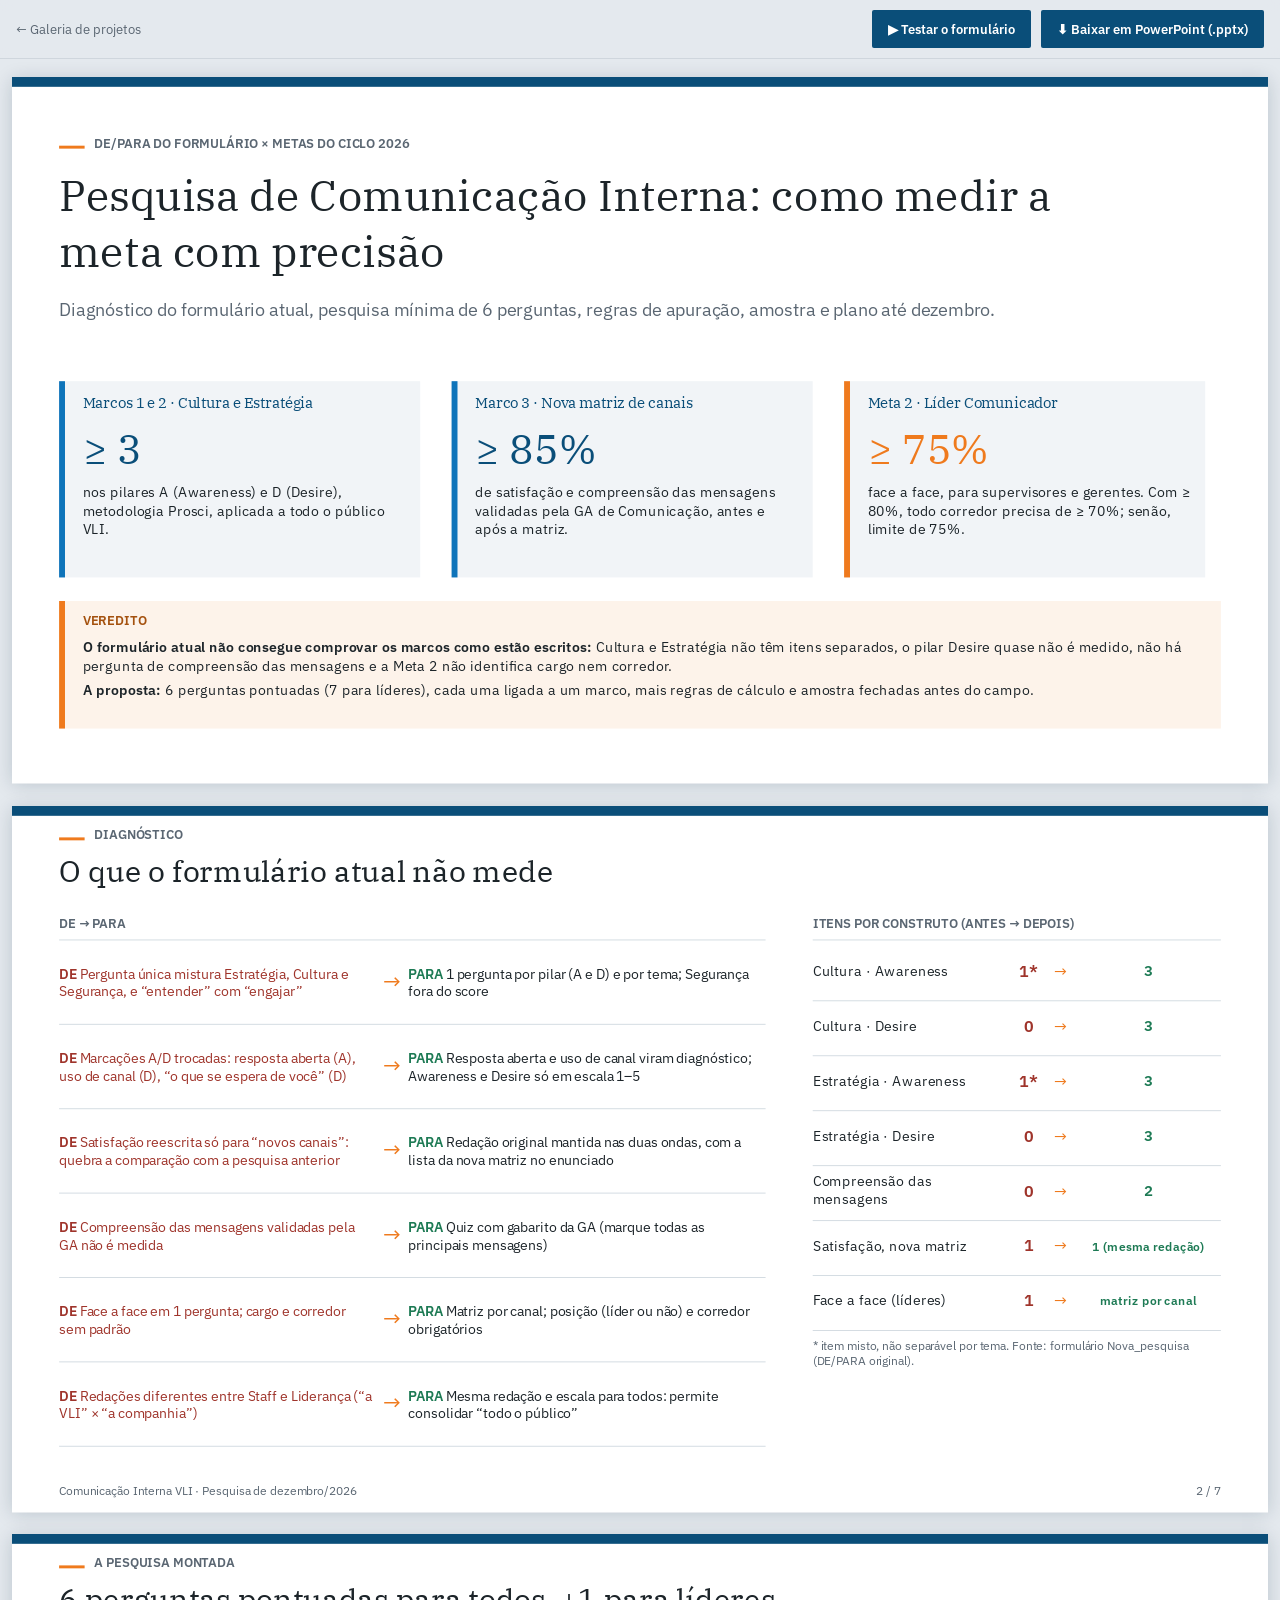
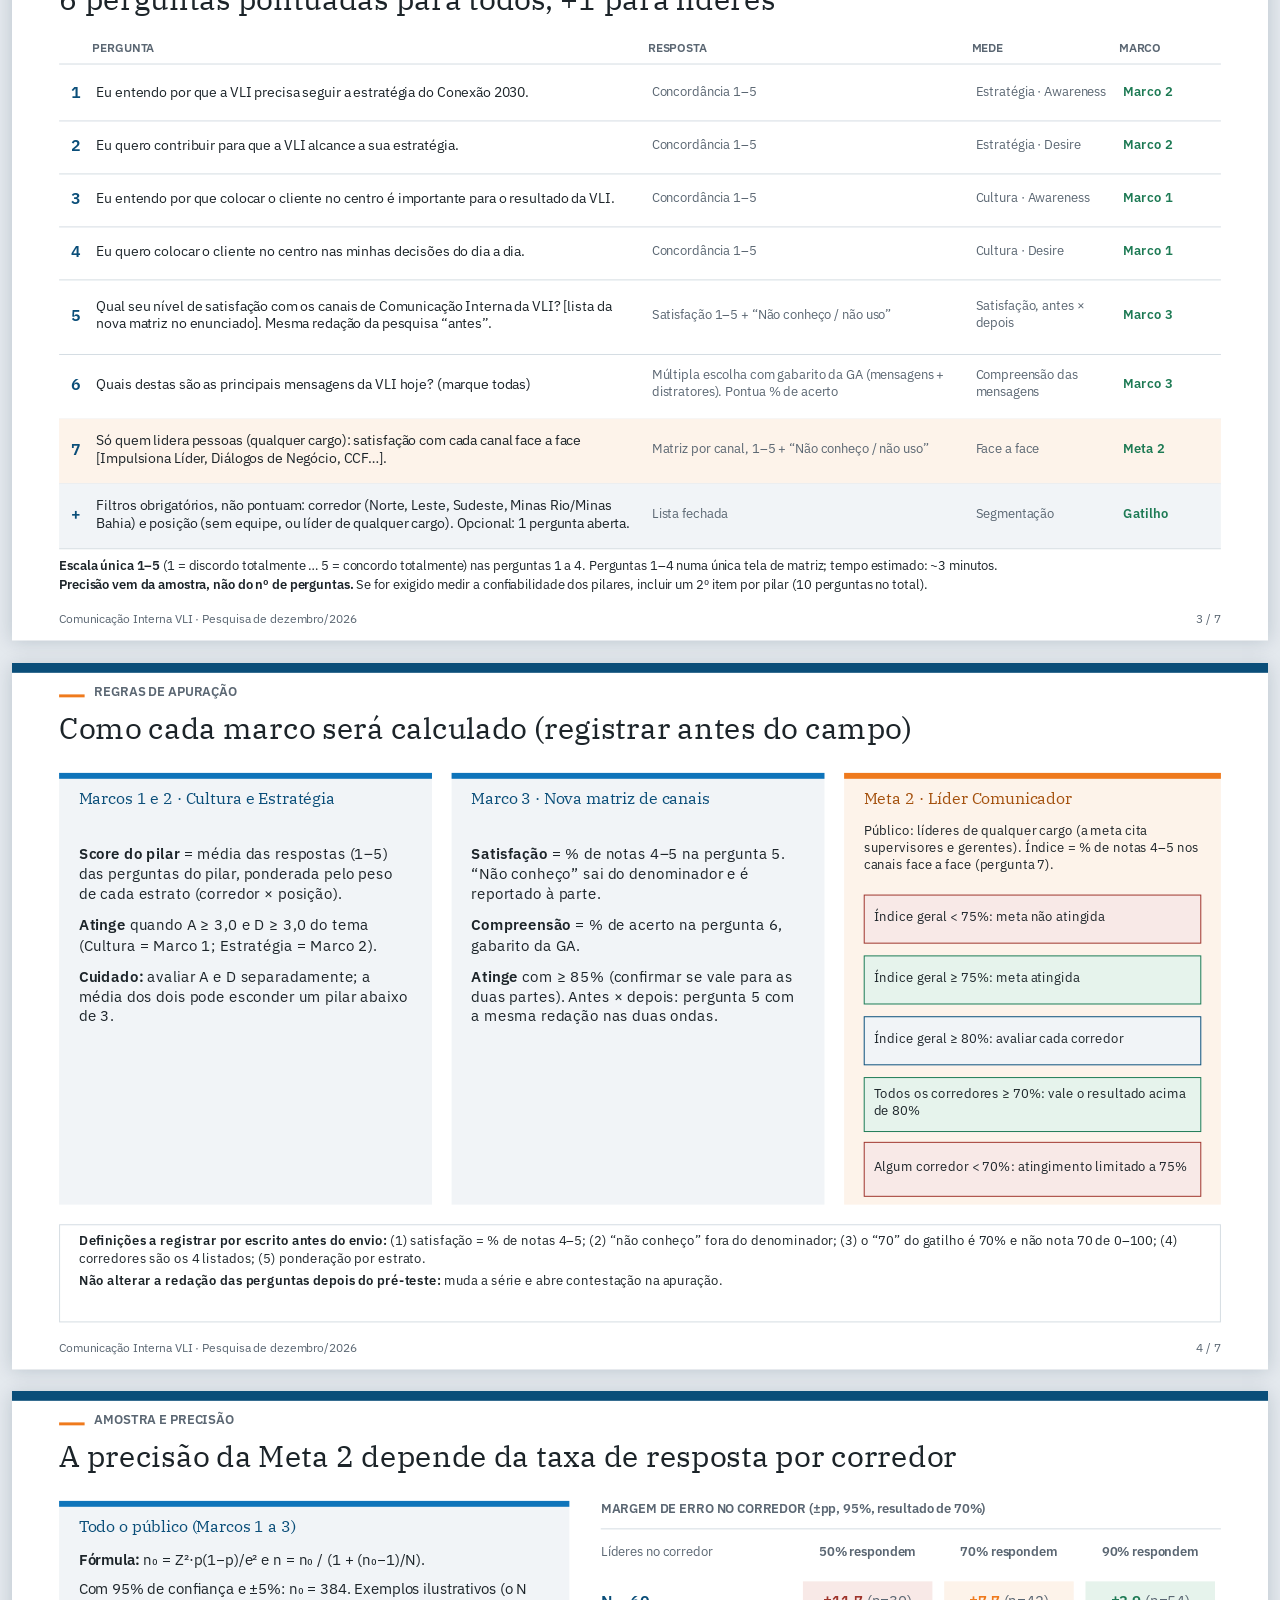
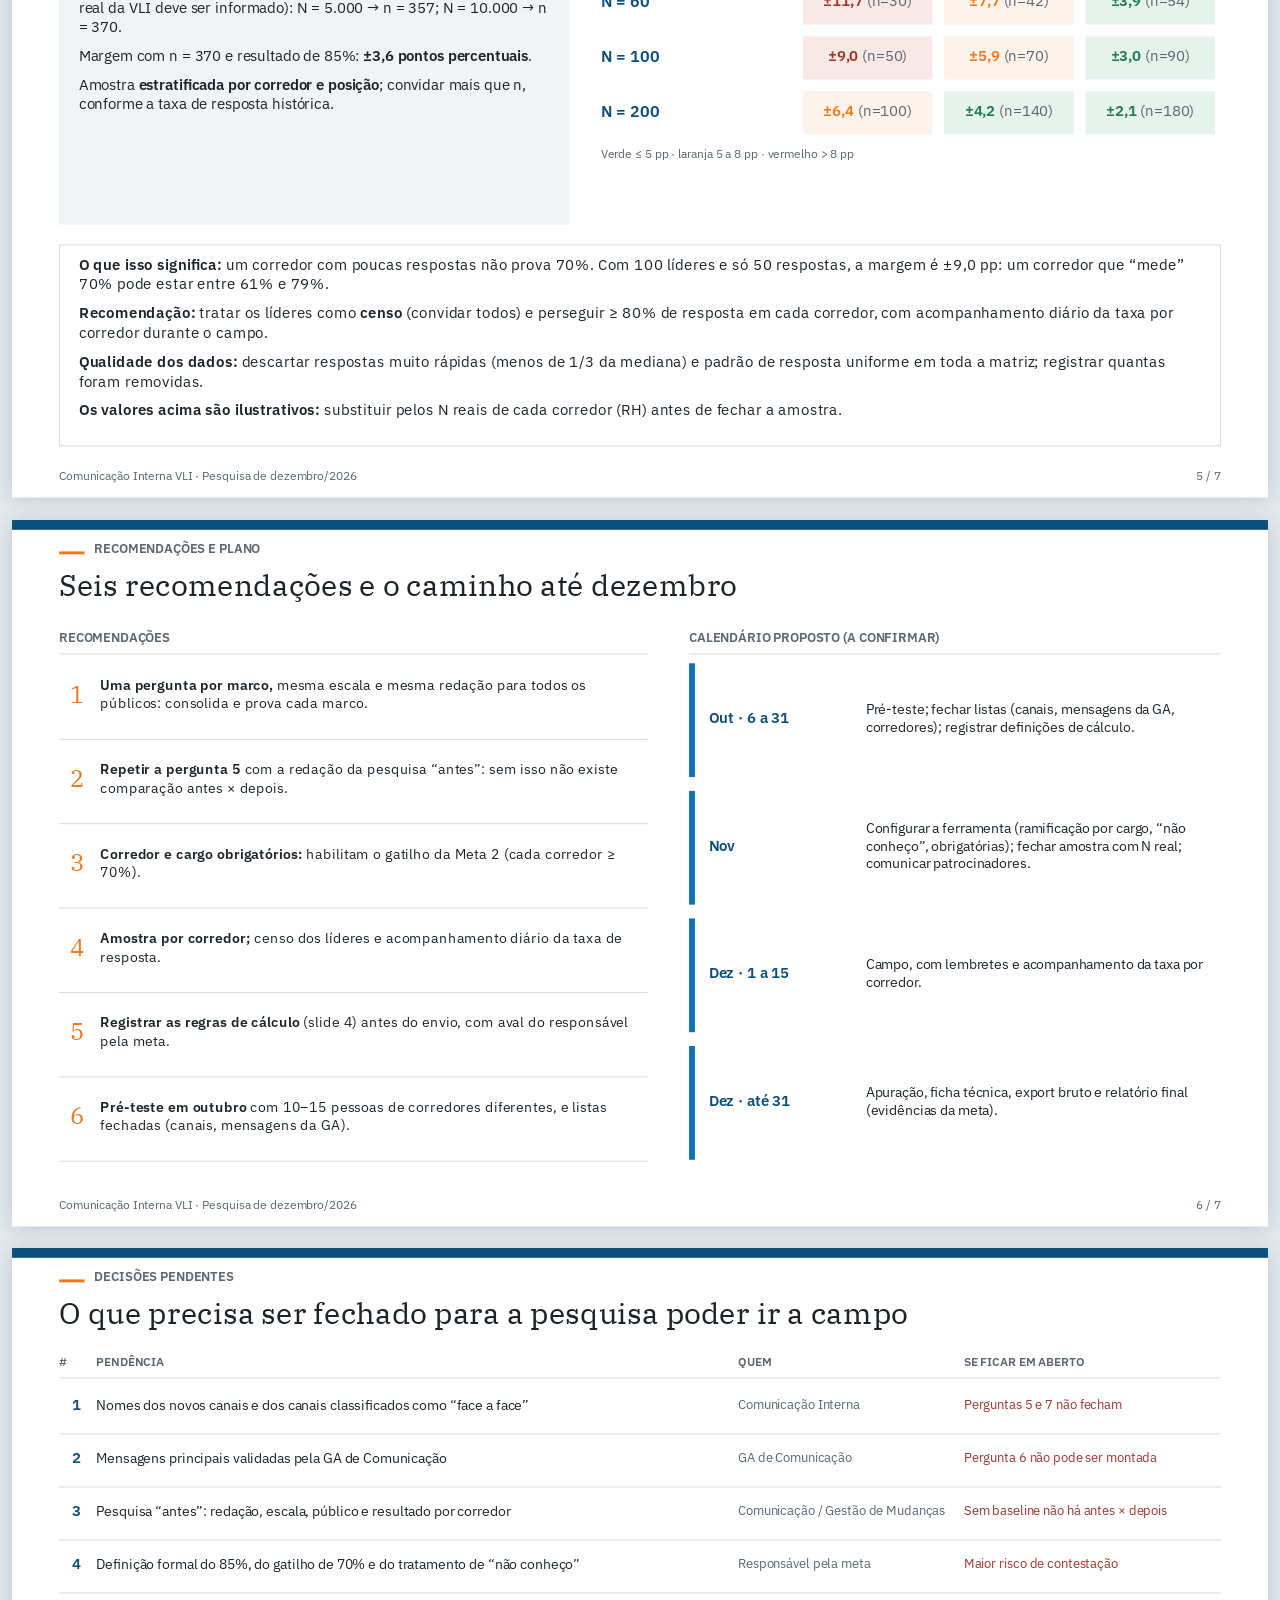
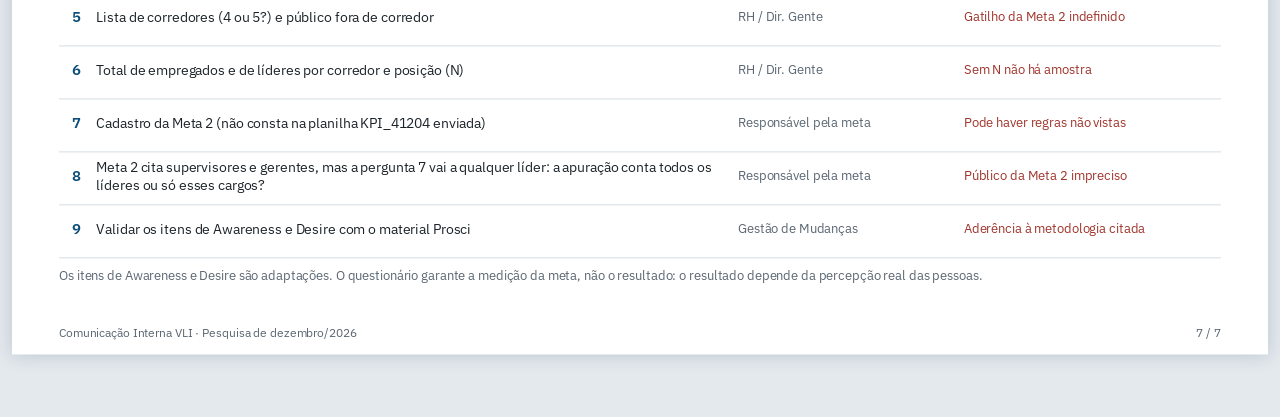
<file: pesquisa-comunicacao-de-para/index.html>
<!DOCTYPE html>
<html lang="pt-BR">
<head>
<meta charset="UTF-8">
<meta name="viewport" content="width=device-width, initial-scale=1">
<title>Pesquisa de Comunicação Interna | De/Para e plano</title>
<meta name="description" content="Apresentação: o que muda no questionário da pesquisa de Comunicação Interna para medir as metas de 2026.">
<link rel="preconnect" href="https://fonts.googleapis.com">
<link rel="preconnect" href="https://fonts.gstatic.com" crossorigin>
<link href="https://fonts.googleapis.com/css2?family=IBM+Plex+Serif:wght@400;500&family=IBM+Plex+Sans:wght@400;500;600&display=swap" rel="stylesheet">
<style>
:root{--sans:'IBM Plex Sans',-apple-system,Segoe UI,Roboto,sans-serif;--serif:'IBM Plex Serif',Georgia,serif;--blue-dark:#0a4e79;--blue:#0e74ba;--muted:#5a6672;--ink:#1c2429}
*{box-sizing:border-box}
html,body{margin:0}
body{background:#e4e9ee;color:var(--ink);font-family:var(--sans);-webkit-font-smoothing:antialiased}
.bar{position:sticky;top:0;z-index:10;background:rgba(228,233,238,.96);backdrop-filter:blur(6px);border-bottom:1px solid #cfd6dd}
.bar-in{max-width:1280px;margin:0 auto;padding:10px 16px;display:flex;align-items:center;justify-content:space-between;gap:12px;flex-wrap:wrap}
.bar a.back{font-size:13px;color:var(--muted);text-decoration:none}
.bar a.back:hover{color:var(--ink)}
.btn{display:inline-flex;align-items:center;min-height:38px;padding:9px 16px;background:var(--blue-dark);color:#fff;text-decoration:none;font-size:13px;font-weight:600;border-radius:2px}
.btn:hover{background:var(--blue)}
.deck{padding:18px 0 40px}
.sbox{margin:0 auto 22px;position:relative}
.slide{position:absolute;top:0;left:0;width:1280px;height:720px;background:#fff;transform-origin:top left;box-shadow:0 2px 18px rgba(10,40,60,.18);overflow:hidden}
@media print{body{background:#fff}.bar{display:none}.sbox{margin:0;page-break-after:always}.slide{box-shadow:none}}
</style>
</head>
<body>
<div class="bar"><div class="bar-in">
  <a class="back" href="../">← Galeria de projetos</a>
  <span style="display:flex;gap:10px;flex-wrap:wrap"><a class="btn" href="formulario/">▶ Testar o formulário</a><a class="btn" href="Pesquisa_Comunicacao_DE_PARA.pptx" download>⬇ Baixar em PowerPoint (.pptx)</a></span>
</div></div>
<div class="deck"><div class="sbox"><section class="slide" id="s1"><div style="position:absolute;left:0px;top:0px;width:1280px;height:10px;background:#0A4E79;box-sizing:border-box"></div><div style="position:absolute;left:48px;top:70px;width:26px;height:3px;background:#EF7A1D;box-sizing:border-box"></div><div style="position:absolute;left:84px;top:60px;width:900px;height:22px;display:flex;flex-direction:column;justify-content:flex-start;font-size:13px;line-height:1.3;color:#5A6672;font-family:var(--sans);text-align:left;font-weight:600;"><p style="margin:0 0 4px"><span style="font-weight:600;">DE/PARA DO FORMULÁRIO × METAS DO CICLO 2026</span></p></div><div style="position:absolute;left:48px;top:92px;width:1100px;height:130px;display:flex;flex-direction:column;justify-content:flex-start;font-size:44px;line-height:1.3;color:#1C2429;font-family:var(--serif);text-align:left;"><p style="margin:0 0 4px"><span style="">Pesquisa de Comunicação Interna: como medir a meta com precisão</span></p></div><div style="position:absolute;left:48px;top:226px;width:1100px;height:60px;display:flex;flex-direction:column;justify-content:flex-start;font-size:18px;line-height:1.3;color:#5A6672;font-family:var(--sans);text-align:left;"><p style="margin:0 0 4px"><span style="">Diagnóstico do formulário atual, pesquisa mínima de 6 perguntas, regras de apuração, amostra e plano até dezembro.</span></p></div><div style="position:absolute;left:48px;top:310px;width:368px;height:200px;background:#F1F4F7;box-sizing:border-box"></div><div style="position:absolute;left:48px;top:310px;width:6px;height:200px;background:#0E74BA;box-sizing:border-box"></div><div style="position:absolute;left:72px;top:322px;width:330px;height:24px;display:flex;flex-direction:column;justify-content:flex-start;font-size:15px;line-height:1.3;color:#0A4E79;font-family:var(--serif);text-align:left;"><p style="margin:0 0 4px"><span style="">Marcos 1 e 2 · Cultura e Estratégia</span></p></div><div style="position:absolute;left:72px;top:352px;width:330px;height:56px;display:flex;flex-direction:column;justify-content:flex-start;font-size:42px;line-height:1.3;color:#0A4E79;font-family:var(--serif);text-align:left;"><p style="margin:0 0 4px"><span style="">≥ 3</span></p></div><div style="position:absolute;left:72px;top:414px;width:330px;height:90px;display:flex;flex-direction:column;justify-content:flex-start;font-size:14.5px;line-height:1.3;color:#1C2429;font-family:var(--sans);text-align:left;"><p style="margin:0 0 4px"><span style="">nos pilares A (Awareness) e D (Desire), metodologia Prosci, aplicada a todo o público VLI.</span></p></div><div style="position:absolute;left:448px;top:310px;width:368px;height:200px;background:#F1F4F7;box-sizing:border-box"></div><div style="position:absolute;left:448px;top:310px;width:6px;height:200px;background:#0E74BA;box-sizing:border-box"></div><div style="position:absolute;left:472px;top:322px;width:330px;height:24px;display:flex;flex-direction:column;justify-content:flex-start;font-size:15px;line-height:1.3;color:#0A4E79;font-family:var(--serif);text-align:left;"><p style="margin:0 0 4px"><span style="">Marco 3 · Nova matriz de canais</span></p></div><div style="position:absolute;left:472px;top:352px;width:330px;height:56px;display:flex;flex-direction:column;justify-content:flex-start;font-size:42px;line-height:1.3;color:#0A4E79;font-family:var(--serif);text-align:left;"><p style="margin:0 0 4px"><span style="">≥ 85%</span></p></div><div style="position:absolute;left:472px;top:414px;width:330px;height:90px;display:flex;flex-direction:column;justify-content:flex-start;font-size:14.5px;line-height:1.3;color:#1C2429;font-family:var(--sans);text-align:left;"><p style="margin:0 0 4px"><span style="">de satisfação e compreensão das mensagens validadas pela GA de Comunicação, antes e após a matriz.</span></p></div><div style="position:absolute;left:848px;top:310px;width:368px;height:200px;background:#F1F4F7;box-sizing:border-box"></div><div style="position:absolute;left:848px;top:310px;width:6px;height:200px;background:#EF7A1D;box-sizing:border-box"></div><div style="position:absolute;left:872px;top:322px;width:330px;height:24px;display:flex;flex-direction:column;justify-content:flex-start;font-size:15px;line-height:1.3;color:#0A4E79;font-family:var(--serif);text-align:left;"><p style="margin:0 0 4px"><span style="">Meta 2 · Líder Comunicador</span></p></div><div style="position:absolute;left:872px;top:352px;width:330px;height:56px;display:flex;flex-direction:column;justify-content:flex-start;font-size:42px;line-height:1.3;color:#EF7A1D;font-family:var(--serif);text-align:left;"><p style="margin:0 0 4px"><span style="">≥ 75%</span></p></div><div style="position:absolute;left:872px;top:414px;width:330px;height:90px;display:flex;flex-direction:column;justify-content:flex-start;font-size:14.5px;line-height:1.3;color:#1C2429;font-family:var(--sans);text-align:left;"><p style="margin:0 0 4px"><span style="">face a face, para supervisores e gerentes. Com ≥ 80%, todo corredor precisa de ≥ 70%; senão, limite de 75%.</span></p></div><div style="position:absolute;left:48px;top:534px;width:1184px;height:130px;background:#FDF3EA;box-sizing:border-box"></div><div style="position:absolute;left:48px;top:534px;width:6px;height:130px;background:#EF7A1D;box-sizing:border-box"></div><div style="position:absolute;left:72px;top:546px;width:1140px;height:24px;display:flex;flex-direction:column;justify-content:flex-start;font-size:13px;line-height:1.3;color:#A4510E;font-family:var(--sans);text-align:left;font-weight:600;"><p style="margin:0 0 4px"><span style="font-weight:600;">VEREDITO</span></p></div><div style="position:absolute;left:72px;top:572px;width:1140px;height:90px;display:flex;flex-direction:column;justify-content:flex-start;font-size:14.5px;line-height:1.3;color:#1C2429;font-family:var(--sans);text-align:left;"><p style="margin:0 0 6px"><span style="font-weight:600;">O formulário atual não consegue comprovar os marcos como estão escritos:</span><span style=""> Cultura e Estratégia não têm itens separados, o pilar Desire quase não é medido, não há pergunta de compreensão das mensagens e a Meta 2 não identifica cargo nem corredor.</span></p><p style="margin:0 0 6px"><span style="font-weight:600;">A proposta:</span><span style=""> 6 perguntas pontuadas (7 para líderes), cada uma ligada a um marco, mais regras de cálculo e amostra fechadas antes do campo.</span></p></div></section></div><div class="sbox"><section class="slide" id="s2"><div style="position:absolute;left:0px;top:0px;width:1280px;height:10px;background:#0A4E79;box-sizing:border-box"></div><div style="position:absolute;left:48px;top:32px;width:26px;height:3px;background:#EF7A1D;box-sizing:border-box"></div><div style="position:absolute;left:84px;top:22px;width:900px;height:22px;display:flex;flex-direction:column;justify-content:flex-start;font-size:13px;line-height:1.3;color:#5A6672;font-family:var(--sans);text-align:left;font-weight:600;"><p style="margin:0 0 4px"><span style="font-weight:600;">DIAGNÓSTICO</span></p></div><div style="position:absolute;left:48px;top:46px;width:1184px;height:48px;display:flex;flex-direction:column;justify-content:flex-start;font-size:31px;line-height:1.3;color:#1C2429;font-family:var(--serif);text-align:left;"><p style="margin:0 0 4px"><span style="">O que o formulário atual não mede</span></p></div><div style="position:absolute;left:48px;top:690px;width:900px;height:20px;display:flex;flex-direction:column;justify-content:flex-start;font-size:12px;line-height:1.3;color:#5A6672;font-family:var(--sans);text-align:left;"><p style="margin:0 0 4px"><span style="">Comunicação Interna VLI · Pesquisa de dezembro/2026</span></p></div><div style="position:absolute;left:1132px;top:690px;width:100px;height:20px;display:flex;flex-direction:column;justify-content:flex-start;font-size:12px;line-height:1.3;color:#5A6672;font-family:var(--sans);text-align:right;"><p style="margin:0 0 4px"><span style="">2 / 7</span></p></div><div style="position:absolute;left:48px;top:112px;width:700px;height:22px;display:flex;flex-direction:column;justify-content:flex-start;font-size:13px;line-height:1.3;color:#5A6672;font-family:var(--sans);text-align:left;font-weight:600;"><p style="margin:0 0 4px"><span style="font-weight:600;">DE  →  PARA</span></p></div><div style="position:absolute;left:48px;top:136px;width:720px;height:1px;background:#D4DCE2;box-sizing:border-box"></div><div style="position:absolute;left:48px;top:142px;width:320px;height:76px;display:flex;flex-direction:column;justify-content:center;font-size:14px;line-height:1.3;color:#1C2429;font-family:var(--sans);text-align:left;"><p style="margin:0 0 0px"><span style="font-weight:600;color:#9F342B;">DE </span><span style="color:#9F342B;">Pergunta única mistura Estratégia, Cultura e Segurança, e “entender” com “engajar”</span></p></div><div style="position:absolute;left:372px;top:142px;width:30px;height:76px;display:flex;flex-direction:column;justify-content:center;font-size:22px;line-height:1.3;color:#EF7A1D;font-family:var(--sans);text-align:center;"><p style="margin:0 0 4px"><span style="">→</span></p></div><div style="position:absolute;left:404px;top:142px;width:364px;height:76px;display:flex;flex-direction:column;justify-content:center;font-size:14px;line-height:1.3;color:#1C2429;font-family:var(--sans);text-align:left;"><p style="margin:0 0 0px"><span style="font-weight:600;color:#1D7A54;">PARA </span><span style="">1 pergunta por pilar (A e D) e por tema; Segurança fora do score</span></p></div><div style="position:absolute;left:48px;top:222px;width:720px;height:1px;background:#D4DCE2;box-sizing:border-box"></div><div style="position:absolute;left:48px;top:228px;width:320px;height:76px;display:flex;flex-direction:column;justify-content:center;font-size:14px;line-height:1.3;color:#1C2429;font-family:var(--sans);text-align:left;"><p style="margin:0 0 0px"><span style="font-weight:600;color:#9F342B;">DE </span><span style="color:#9F342B;">Marcações A/D trocadas: resposta aberta (A), uso de canal (D), “o que se espera de você” (D)</span></p></div><div style="position:absolute;left:372px;top:228px;width:30px;height:76px;display:flex;flex-direction:column;justify-content:center;font-size:22px;line-height:1.3;color:#EF7A1D;font-family:var(--sans);text-align:center;"><p style="margin:0 0 4px"><span style="">→</span></p></div><div style="position:absolute;left:404px;top:228px;width:364px;height:76px;display:flex;flex-direction:column;justify-content:center;font-size:14px;line-height:1.3;color:#1C2429;font-family:var(--sans);text-align:left;"><p style="margin:0 0 0px"><span style="font-weight:600;color:#1D7A54;">PARA </span><span style="">Resposta aberta e uso de canal viram diagnóstico; Awareness e Desire só em escala 1–5</span></p></div><div style="position:absolute;left:48px;top:308px;width:720px;height:1px;background:#D4DCE2;box-sizing:border-box"></div><div style="position:absolute;left:48px;top:314px;width:320px;height:76px;display:flex;flex-direction:column;justify-content:center;font-size:14px;line-height:1.3;color:#1C2429;font-family:var(--sans);text-align:left;"><p style="margin:0 0 0px"><span style="font-weight:600;color:#9F342B;">DE </span><span style="color:#9F342B;">Satisfação reescrita só para “novos canais”: quebra a comparação com a pesquisa anterior</span></p></div><div style="position:absolute;left:372px;top:314px;width:30px;height:76px;display:flex;flex-direction:column;justify-content:center;font-size:22px;line-height:1.3;color:#EF7A1D;font-family:var(--sans);text-align:center;"><p style="margin:0 0 4px"><span style="">→</span></p></div><div style="position:absolute;left:404px;top:314px;width:364px;height:76px;display:flex;flex-direction:column;justify-content:center;font-size:14px;line-height:1.3;color:#1C2429;font-family:var(--sans);text-align:left;"><p style="margin:0 0 0px"><span style="font-weight:600;color:#1D7A54;">PARA </span><span style="">Redação original mantida nas duas ondas, com a lista da nova matriz no enunciado</span></p></div><div style="position:absolute;left:48px;top:394px;width:720px;height:1px;background:#D4DCE2;box-sizing:border-box"></div><div style="position:absolute;left:48px;top:400px;width:320px;height:76px;display:flex;flex-direction:column;justify-content:center;font-size:14px;line-height:1.3;color:#1C2429;font-family:var(--sans);text-align:left;"><p style="margin:0 0 0px"><span style="font-weight:600;color:#9F342B;">DE </span><span style="color:#9F342B;">Compreensão das mensagens validadas pela GA não é medida</span></p></div><div style="position:absolute;left:372px;top:400px;width:30px;height:76px;display:flex;flex-direction:column;justify-content:center;font-size:22px;line-height:1.3;color:#EF7A1D;font-family:var(--sans);text-align:center;"><p style="margin:0 0 4px"><span style="">→</span></p></div><div style="position:absolute;left:404px;top:400px;width:364px;height:76px;display:flex;flex-direction:column;justify-content:center;font-size:14px;line-height:1.3;color:#1C2429;font-family:var(--sans);text-align:left;"><p style="margin:0 0 0px"><span style="font-weight:600;color:#1D7A54;">PARA </span><span style="">Quiz com gabarito da GA (marque todas as principais mensagens)</span></p></div><div style="position:absolute;left:48px;top:480px;width:720px;height:1px;background:#D4DCE2;box-sizing:border-box"></div><div style="position:absolute;left:48px;top:486px;width:320px;height:76px;display:flex;flex-direction:column;justify-content:center;font-size:14px;line-height:1.3;color:#1C2429;font-family:var(--sans);text-align:left;"><p style="margin:0 0 0px"><span style="font-weight:600;color:#9F342B;">DE </span><span style="color:#9F342B;">Face a face em 1 pergunta; cargo e corredor sem padrão</span></p></div><div style="position:absolute;left:372px;top:486px;width:30px;height:76px;display:flex;flex-direction:column;justify-content:center;font-size:22px;line-height:1.3;color:#EF7A1D;font-family:var(--sans);text-align:center;"><p style="margin:0 0 4px"><span style="">→</span></p></div><div style="position:absolute;left:404px;top:486px;width:364px;height:76px;display:flex;flex-direction:column;justify-content:center;font-size:14px;line-height:1.3;color:#1C2429;font-family:var(--sans);text-align:left;"><p style="margin:0 0 0px"><span style="font-weight:600;color:#1D7A54;">PARA </span><span style="">Matriz por canal; posição (líder ou não) e corredor obrigatórios</span></p></div><div style="position:absolute;left:48px;top:566px;width:720px;height:1px;background:#D4DCE2;box-sizing:border-box"></div><div style="position:absolute;left:48px;top:572px;width:320px;height:76px;display:flex;flex-direction:column;justify-content:center;font-size:14px;line-height:1.3;color:#1C2429;font-family:var(--sans);text-align:left;"><p style="margin:0 0 0px"><span style="font-weight:600;color:#9F342B;">DE </span><span style="color:#9F342B;">Redações diferentes entre Staff e Liderança (“a VLI” × “a companhia”)</span></p></div><div style="position:absolute;left:372px;top:572px;width:30px;height:76px;display:flex;flex-direction:column;justify-content:center;font-size:22px;line-height:1.3;color:#EF7A1D;font-family:var(--sans);text-align:center;"><p style="margin:0 0 4px"><span style="">→</span></p></div><div style="position:absolute;left:404px;top:572px;width:364px;height:76px;display:flex;flex-direction:column;justify-content:center;font-size:14px;line-height:1.3;color:#1C2429;font-family:var(--sans);text-align:left;"><p style="margin:0 0 0px"><span style="font-weight:600;color:#1D7A54;">PARA </span><span style="">Mesma redação e escala para todos: permite consolidar “todo o público”</span></p></div><div style="position:absolute;left:48px;top:652px;width:720px;height:1px;background:#D4DCE2;box-sizing:border-box"></div><div style="position:absolute;left:816px;top:112px;width:416px;height:22px;display:flex;flex-direction:column;justify-content:flex-start;font-size:13px;line-height:1.3;color:#5A6672;font-family:var(--sans);text-align:left;font-weight:600;"><p style="margin:0 0 4px"><span style="font-weight:600;">ITENS POR CONSTRUTO (ANTES → DEPOIS)</span></p></div><div style="position:absolute;left:816px;top:136px;width:416px;height:1px;background:#D4DCE2;box-sizing:border-box"></div><div style="position:absolute;left:816px;top:146px;width:200px;height:48px;display:flex;flex-direction:column;justify-content:center;font-size:14.5px;line-height:1.3;color:#1C2429;font-family:var(--sans);text-align:left;"><p style="margin:0 0 4px"><span style="">Cultura · Awareness</span></p></div><div style="position:absolute;left:1016px;top:146px;width:40px;height:48px;display:flex;flex-direction:column;justify-content:center;font-size:16px;line-height:1.3;color:#9F342B;font-family:var(--sans);text-align:center;font-weight:600;"><p style="margin:0 0 4px"><span style="font-weight:600;">1*</span></p></div><div style="position:absolute;left:1056px;top:146px;width:24px;height:48px;display:flex;flex-direction:column;justify-content:center;font-size:16px;line-height:1.3;color:#EF7A1D;font-family:var(--sans);text-align:center;"><p style="margin:0 0 4px"><span style="">→</span></p></div><div style="position:absolute;left:1084px;top:146px;width:148px;height:48px;display:flex;flex-direction:column;justify-content:center;font-size:15px;line-height:1.3;color:#1D7A54;font-family:var(--sans);text-align:center;font-weight:600;"><p style="margin:0 0 4px"><span style="font-weight:600;">3</span></p></div><div style="position:absolute;left:816px;top:198px;width:416px;height:1px;background:#D4DCE2;box-sizing:border-box"></div><div style="position:absolute;left:816px;top:202px;width:200px;height:48px;display:flex;flex-direction:column;justify-content:center;font-size:14.5px;line-height:1.3;color:#1C2429;font-family:var(--sans);text-align:left;"><p style="margin:0 0 4px"><span style="">Cultura · Desire</span></p></div><div style="position:absolute;left:1016px;top:202px;width:40px;height:48px;display:flex;flex-direction:column;justify-content:center;font-size:16px;line-height:1.3;color:#9F342B;font-family:var(--sans);text-align:center;font-weight:600;"><p style="margin:0 0 4px"><span style="font-weight:600;">0</span></p></div><div style="position:absolute;left:1056px;top:202px;width:24px;height:48px;display:flex;flex-direction:column;justify-content:center;font-size:16px;line-height:1.3;color:#EF7A1D;font-family:var(--sans);text-align:center;"><p style="margin:0 0 4px"><span style="">→</span></p></div><div style="position:absolute;left:1084px;top:202px;width:148px;height:48px;display:flex;flex-direction:column;justify-content:center;font-size:15px;line-height:1.3;color:#1D7A54;font-family:var(--sans);text-align:center;font-weight:600;"><p style="margin:0 0 4px"><span style="font-weight:600;">3</span></p></div><div style="position:absolute;left:816px;top:254px;width:416px;height:1px;background:#D4DCE2;box-sizing:border-box"></div><div style="position:absolute;left:816px;top:258px;width:200px;height:48px;display:flex;flex-direction:column;justify-content:center;font-size:14.5px;line-height:1.3;color:#1C2429;font-family:var(--sans);text-align:left;"><p style="margin:0 0 4px"><span style="">Estratégia · Awareness</span></p></div><div style="position:absolute;left:1016px;top:258px;width:40px;height:48px;display:flex;flex-direction:column;justify-content:center;font-size:16px;line-height:1.3;color:#9F342B;font-family:var(--sans);text-align:center;font-weight:600;"><p style="margin:0 0 4px"><span style="font-weight:600;">1*</span></p></div><div style="position:absolute;left:1056px;top:258px;width:24px;height:48px;display:flex;flex-direction:column;justify-content:center;font-size:16px;line-height:1.3;color:#EF7A1D;font-family:var(--sans);text-align:center;"><p style="margin:0 0 4px"><span style="">→</span></p></div><div style="position:absolute;left:1084px;top:258px;width:148px;height:48px;display:flex;flex-direction:column;justify-content:center;font-size:15px;line-height:1.3;color:#1D7A54;font-family:var(--sans);text-align:center;font-weight:600;"><p style="margin:0 0 4px"><span style="font-weight:600;">3</span></p></div><div style="position:absolute;left:816px;top:310px;width:416px;height:1px;background:#D4DCE2;box-sizing:border-box"></div><div style="position:absolute;left:816px;top:314px;width:200px;height:48px;display:flex;flex-direction:column;justify-content:center;font-size:14.5px;line-height:1.3;color:#1C2429;font-family:var(--sans);text-align:left;"><p style="margin:0 0 4px"><span style="">Estratégia · Desire</span></p></div><div style="position:absolute;left:1016px;top:314px;width:40px;height:48px;display:flex;flex-direction:column;justify-content:center;font-size:16px;line-height:1.3;color:#9F342B;font-family:var(--sans);text-align:center;font-weight:600;"><p style="margin:0 0 4px"><span style="font-weight:600;">0</span></p></div><div style="position:absolute;left:1056px;top:314px;width:24px;height:48px;display:flex;flex-direction:column;justify-content:center;font-size:16px;line-height:1.3;color:#EF7A1D;font-family:var(--sans);text-align:center;"><p style="margin:0 0 4px"><span style="">→</span></p></div><div style="position:absolute;left:1084px;top:314px;width:148px;height:48px;display:flex;flex-direction:column;justify-content:center;font-size:15px;line-height:1.3;color:#1D7A54;font-family:var(--sans);text-align:center;font-weight:600;"><p style="margin:0 0 4px"><span style="font-weight:600;">3</span></p></div><div style="position:absolute;left:816px;top:366px;width:416px;height:1px;background:#D4DCE2;box-sizing:border-box"></div><div style="position:absolute;left:816px;top:370px;width:200px;height:48px;display:flex;flex-direction:column;justify-content:center;font-size:14.5px;line-height:1.3;color:#1C2429;font-family:var(--sans);text-align:left;"><p style="margin:0 0 4px"><span style="">Compreensão das mensagens</span></p></div><div style="position:absolute;left:1016px;top:370px;width:40px;height:48px;display:flex;flex-direction:column;justify-content:center;font-size:16px;line-height:1.3;color:#9F342B;font-family:var(--sans);text-align:center;font-weight:600;"><p style="margin:0 0 4px"><span style="font-weight:600;">0</span></p></div><div style="position:absolute;left:1056px;top:370px;width:24px;height:48px;display:flex;flex-direction:column;justify-content:center;font-size:16px;line-height:1.3;color:#EF7A1D;font-family:var(--sans);text-align:center;"><p style="margin:0 0 4px"><span style="">→</span></p></div><div style="position:absolute;left:1084px;top:370px;width:148px;height:48px;display:flex;flex-direction:column;justify-content:center;font-size:15px;line-height:1.3;color:#1D7A54;font-family:var(--sans);text-align:center;font-weight:600;"><p style="margin:0 0 4px"><span style="font-weight:600;">2</span></p></div><div style="position:absolute;left:816px;top:422px;width:416px;height:1px;background:#D4DCE2;box-sizing:border-box"></div><div style="position:absolute;left:816px;top:426px;width:200px;height:48px;display:flex;flex-direction:column;justify-content:center;font-size:14.5px;line-height:1.3;color:#1C2429;font-family:var(--sans);text-align:left;"><p style="margin:0 0 4px"><span style="">Satisfação, nova matriz</span></p></div><div style="position:absolute;left:1016px;top:426px;width:40px;height:48px;display:flex;flex-direction:column;justify-content:center;font-size:16px;line-height:1.3;color:#9F342B;font-family:var(--sans);text-align:center;font-weight:600;"><p style="margin:0 0 4px"><span style="font-weight:600;">1</span></p></div><div style="position:absolute;left:1056px;top:426px;width:24px;height:48px;display:flex;flex-direction:column;justify-content:center;font-size:16px;line-height:1.3;color:#EF7A1D;font-family:var(--sans);text-align:center;"><p style="margin:0 0 4px"><span style="">→</span></p></div><div style="position:absolute;left:1084px;top:426px;width:148px;height:48px;display:flex;flex-direction:column;justify-content:center;font-size:12.5px;line-height:1.3;color:#1D7A54;font-family:var(--sans);text-align:center;font-weight:600;"><p style="margin:0 0 4px"><span style="font-weight:600;">1 (mesma redação)</span></p></div><div style="position:absolute;left:816px;top:478px;width:416px;height:1px;background:#D4DCE2;box-sizing:border-box"></div><div style="position:absolute;left:816px;top:482px;width:200px;height:48px;display:flex;flex-direction:column;justify-content:center;font-size:14.5px;line-height:1.3;color:#1C2429;font-family:var(--sans);text-align:left;"><p style="margin:0 0 4px"><span style="">Face a face (líderes)</span></p></div><div style="position:absolute;left:1016px;top:482px;width:40px;height:48px;display:flex;flex-direction:column;justify-content:center;font-size:16px;line-height:1.3;color:#9F342B;font-family:var(--sans);text-align:center;font-weight:600;"><p style="margin:0 0 4px"><span style="font-weight:600;">1</span></p></div><div style="position:absolute;left:1056px;top:482px;width:24px;height:48px;display:flex;flex-direction:column;justify-content:center;font-size:16px;line-height:1.3;color:#EF7A1D;font-family:var(--sans);text-align:center;"><p style="margin:0 0 4px"><span style="">→</span></p></div><div style="position:absolute;left:1084px;top:482px;width:148px;height:48px;display:flex;flex-direction:column;justify-content:center;font-size:12.5px;line-height:1.3;color:#1D7A54;font-family:var(--sans);text-align:center;font-weight:600;"><p style="margin:0 0 4px"><span style="font-weight:600;">matriz por canal</span></p></div><div style="position:absolute;left:816px;top:534px;width:416px;height:1px;background:#D4DCE2;box-sizing:border-box"></div><div style="position:absolute;left:816px;top:542px;width:416px;height:40px;display:flex;flex-direction:column;justify-content:flex-start;font-size:12px;line-height:1.3;color:#5A6672;font-family:var(--sans);text-align:left;"><p style="margin:0 0 4px"><span style="">* item misto, não separável por tema. Fonte: formulário Nova_pesquisa (DE/PARA original).</span></p></div></section></div><div class="sbox"><section class="slide" id="s3"><div style="position:absolute;left:0px;top:0px;width:1280px;height:10px;background:#0A4E79;box-sizing:border-box"></div><div style="position:absolute;left:48px;top:32px;width:26px;height:3px;background:#EF7A1D;box-sizing:border-box"></div><div style="position:absolute;left:84px;top:22px;width:900px;height:22px;display:flex;flex-direction:column;justify-content:flex-start;font-size:13px;line-height:1.3;color:#5A6672;font-family:var(--sans);text-align:left;font-weight:600;"><p style="margin:0 0 4px"><span style="font-weight:600;">A PESQUISA MONTADA</span></p></div><div style="position:absolute;left:48px;top:46px;width:1184px;height:48px;display:flex;flex-direction:column;justify-content:flex-start;font-size:31px;line-height:1.3;color:#1C2429;font-family:var(--serif);text-align:left;"><p style="margin:0 0 4px"><span style="">6 perguntas pontuadas para todos, +1 para líderes</span></p></div><div style="position:absolute;left:48px;top:690px;width:900px;height:20px;display:flex;flex-direction:column;justify-content:flex-start;font-size:12px;line-height:1.3;color:#5A6672;font-family:var(--sans);text-align:left;"><p style="margin:0 0 4px"><span style="">Comunicação Interna VLI · Pesquisa de dezembro/2026</span></p></div><div style="position:absolute;left:1132px;top:690px;width:100px;height:20px;display:flex;flex-direction:column;justify-content:flex-start;font-size:12px;line-height:1.3;color:#5A6672;font-family:var(--sans);text-align:right;"><p style="margin:0 0 4px"><span style="">3 / 7</span></p></div><div style="position:absolute;left:48px;top:108px;width:34px;height:22px;display:flex;flex-direction:column;justify-content:flex-start;font-size:12px;line-height:1.3;color:#5A6672;font-family:var(--sans);text-align:left;font-weight:600;"><p style="margin:0 0 4px"></p></div><div style="position:absolute;left:82px;top:108px;width:566px;height:22px;display:flex;flex-direction:column;justify-content:flex-start;font-size:12px;line-height:1.3;color:#5A6672;font-family:var(--sans);text-align:left;font-weight:600;"><p style="margin:0 0 4px"><span style="font-weight:600;">PERGUNTA</span></p></div><div style="position:absolute;left:648px;top:108px;width:330px;height:22px;display:flex;flex-direction:column;justify-content:flex-start;font-size:12px;line-height:1.3;color:#5A6672;font-family:var(--sans);text-align:left;font-weight:600;"><p style="margin:0 0 4px"><span style="font-weight:600;">RESPOSTA</span></p></div><div style="position:absolute;left:978px;top:108px;width:150px;height:22px;display:flex;flex-direction:column;justify-content:flex-start;font-size:12px;line-height:1.3;color:#5A6672;font-family:var(--sans);text-align:left;font-weight:600;"><p style="margin:0 0 4px"><span style="font-weight:600;">MEDE</span></p></div><div style="position:absolute;left:1128px;top:108px;width:104px;height:22px;display:flex;flex-direction:column;justify-content:flex-start;font-size:12px;line-height:1.3;color:#5A6672;font-family:var(--sans);text-align:left;font-weight:600;"><p style="margin:0 0 4px"><span style="font-weight:600;">MARCO</span></p></div><div style="position:absolute;left:48px;top:132px;width:1184px;height:1px;background:#D4DCE2;box-sizing:border-box"></div><div style="position:absolute;left:48px;top:136px;width:34px;height:54px;display:flex;flex-direction:column;justify-content:center;font-size:16px;line-height:1.3;color:#0A4E79;font-family:var(--sans);text-align:center;font-weight:600;"><p style="margin:0 0 4px"><span style="font-weight:600;">1</span></p></div><div style="position:absolute;left:86px;top:136px;width:556px;height:54px;display:flex;flex-direction:column;justify-content:center;font-size:14px;line-height:1.3;color:#1C2429;font-family:var(--sans);text-align:left;"><p style="margin:0 0 4px"><span style="">Eu entendo por que a VLI precisa seguir a estratégia do Conexão 2030.</span></p></div><div style="position:absolute;left:652px;top:136px;width:320px;height:54px;display:flex;flex-direction:column;justify-content:center;font-size:13px;line-height:1.3;color:#5A6672;font-family:var(--sans);text-align:left;"><p style="margin:0 0 4px"><span style="">Concordância 1–5</span></p></div><div style="position:absolute;left:982px;top:136px;width:142px;height:54px;display:flex;flex-direction:column;justify-content:center;font-size:13px;line-height:1.3;color:#5A6672;font-family:var(--sans);text-align:left;"><p style="margin:0 0 4px"><span style="">Estratégia · Awareness</span></p></div><div style="position:absolute;left:1132px;top:136px;width:100px;height:54px;display:flex;flex-direction:column;justify-content:center;font-size:13.5px;line-height:1.3;color:#1D7A54;font-family:var(--sans);text-align:left;font-weight:600;"><p style="margin:0 0 4px"><span style="font-weight:600;">Marco 2</span></p></div><div style="position:absolute;left:48px;top:190px;width:1184px;height:1px;background:#D4DCE2;box-sizing:border-box"></div><div style="position:absolute;left:48px;top:190px;width:34px;height:54px;display:flex;flex-direction:column;justify-content:center;font-size:16px;line-height:1.3;color:#0A4E79;font-family:var(--sans);text-align:center;font-weight:600;"><p style="margin:0 0 4px"><span style="font-weight:600;">2</span></p></div><div style="position:absolute;left:86px;top:190px;width:556px;height:54px;display:flex;flex-direction:column;justify-content:center;font-size:14px;line-height:1.3;color:#1C2429;font-family:var(--sans);text-align:left;"><p style="margin:0 0 4px"><span style="">Eu quero contribuir para que a VLI alcance a sua estratégia.</span></p></div><div style="position:absolute;left:652px;top:190px;width:320px;height:54px;display:flex;flex-direction:column;justify-content:center;font-size:13px;line-height:1.3;color:#5A6672;font-family:var(--sans);text-align:left;"><p style="margin:0 0 4px"><span style="">Concordância 1–5</span></p></div><div style="position:absolute;left:982px;top:190px;width:142px;height:54px;display:flex;flex-direction:column;justify-content:center;font-size:13px;line-height:1.3;color:#5A6672;font-family:var(--sans);text-align:left;"><p style="margin:0 0 4px"><span style="">Estratégia · Desire</span></p></div><div style="position:absolute;left:1132px;top:190px;width:100px;height:54px;display:flex;flex-direction:column;justify-content:center;font-size:13.5px;line-height:1.3;color:#1D7A54;font-family:var(--sans);text-align:left;font-weight:600;"><p style="margin:0 0 4px"><span style="font-weight:600;">Marco 2</span></p></div><div style="position:absolute;left:48px;top:244px;width:1184px;height:1px;background:#D4DCE2;box-sizing:border-box"></div><div style="position:absolute;left:48px;top:244px;width:34px;height:54px;display:flex;flex-direction:column;justify-content:center;font-size:16px;line-height:1.3;color:#0A4E79;font-family:var(--sans);text-align:center;font-weight:600;"><p style="margin:0 0 4px"><span style="font-weight:600;">3</span></p></div><div style="position:absolute;left:86px;top:244px;width:556px;height:54px;display:flex;flex-direction:column;justify-content:center;font-size:14px;line-height:1.3;color:#1C2429;font-family:var(--sans);text-align:left;"><p style="margin:0 0 4px"><span style="">Eu entendo por que colocar o cliente no centro é importante para o resultado da VLI.</span></p></div><div style="position:absolute;left:652px;top:244px;width:320px;height:54px;display:flex;flex-direction:column;justify-content:center;font-size:13px;line-height:1.3;color:#5A6672;font-family:var(--sans);text-align:left;"><p style="margin:0 0 4px"><span style="">Concordância 1–5</span></p></div><div style="position:absolute;left:982px;top:244px;width:142px;height:54px;display:flex;flex-direction:column;justify-content:center;font-size:13px;line-height:1.3;color:#5A6672;font-family:var(--sans);text-align:left;"><p style="margin:0 0 4px"><span style="">Cultura · Awareness</span></p></div><div style="position:absolute;left:1132px;top:244px;width:100px;height:54px;display:flex;flex-direction:column;justify-content:center;font-size:13.5px;line-height:1.3;color:#1D7A54;font-family:var(--sans);text-align:left;font-weight:600;"><p style="margin:0 0 4px"><span style="font-weight:600;">Marco 1</span></p></div><div style="position:absolute;left:48px;top:298px;width:1184px;height:1px;background:#D4DCE2;box-sizing:border-box"></div><div style="position:absolute;left:48px;top:298px;width:34px;height:54px;display:flex;flex-direction:column;justify-content:center;font-size:16px;line-height:1.3;color:#0A4E79;font-family:var(--sans);text-align:center;font-weight:600;"><p style="margin:0 0 4px"><span style="font-weight:600;">4</span></p></div><div style="position:absolute;left:86px;top:298px;width:556px;height:54px;display:flex;flex-direction:column;justify-content:center;font-size:14px;line-height:1.3;color:#1C2429;font-family:var(--sans);text-align:left;"><p style="margin:0 0 4px"><span style="">Eu quero colocar o cliente no centro nas minhas decisões do dia a dia.</span></p></div><div style="position:absolute;left:652px;top:298px;width:320px;height:54px;display:flex;flex-direction:column;justify-content:center;font-size:13px;line-height:1.3;color:#5A6672;font-family:var(--sans);text-align:left;"><p style="margin:0 0 4px"><span style="">Concordância 1–5</span></p></div><div style="position:absolute;left:982px;top:298px;width:142px;height:54px;display:flex;flex-direction:column;justify-content:center;font-size:13px;line-height:1.3;color:#5A6672;font-family:var(--sans);text-align:left;"><p style="margin:0 0 4px"><span style="">Cultura · Desire</span></p></div><div style="position:absolute;left:1132px;top:298px;width:100px;height:54px;display:flex;flex-direction:column;justify-content:center;font-size:13.5px;line-height:1.3;color:#1D7A54;font-family:var(--sans);text-align:left;font-weight:600;"><p style="margin:0 0 4px"><span style="font-weight:600;">Marco 1</span></p></div><div style="position:absolute;left:48px;top:352px;width:1184px;height:1px;background:#D4DCE2;box-sizing:border-box"></div><div style="position:absolute;left:48px;top:352px;width:34px;height:76px;display:flex;flex-direction:column;justify-content:center;font-size:16px;line-height:1.3;color:#0A4E79;font-family:var(--sans);text-align:center;font-weight:600;"><p style="margin:0 0 4px"><span style="font-weight:600;">5</span></p></div><div style="position:absolute;left:86px;top:352px;width:556px;height:76px;display:flex;flex-direction:column;justify-content:center;font-size:14px;line-height:1.3;color:#1C2429;font-family:var(--sans);text-align:left;"><p style="margin:0 0 4px"><span style="">Qual seu nível de satisfação com os canais de Comunicação Interna da VLI? [lista da nova matriz no enunciado]. Mesma redação da pesquisa “antes”.</span></p></div><div style="position:absolute;left:652px;top:352px;width:320px;height:76px;display:flex;flex-direction:column;justify-content:center;font-size:13px;line-height:1.3;color:#5A6672;font-family:var(--sans);text-align:left;"><p style="margin:0 0 4px"><span style="">Satisfação 1–5 + “Não conheço / não uso”</span></p></div><div style="position:absolute;left:982px;top:352px;width:142px;height:76px;display:flex;flex-direction:column;justify-content:center;font-size:13px;line-height:1.3;color:#5A6672;font-family:var(--sans);text-align:left;"><p style="margin:0 0 4px"><span style="">Satisfação, antes × depois</span></p></div><div style="position:absolute;left:1132px;top:352px;width:100px;height:76px;display:flex;flex-direction:column;justify-content:center;font-size:13.5px;line-height:1.3;color:#1D7A54;font-family:var(--sans);text-align:left;font-weight:600;"><p style="margin:0 0 4px"><span style="font-weight:600;">Marco 3</span></p></div><div style="position:absolute;left:48px;top:428px;width:1184px;height:1px;background:#D4DCE2;box-sizing:border-box"></div><div style="position:absolute;left:48px;top:428px;width:34px;height:66px;display:flex;flex-direction:column;justify-content:center;font-size:16px;line-height:1.3;color:#0A4E79;font-family:var(--sans);text-align:center;font-weight:600;"><p style="margin:0 0 4px"><span style="font-weight:600;">6</span></p></div><div style="position:absolute;left:86px;top:428px;width:556px;height:66px;display:flex;flex-direction:column;justify-content:center;font-size:14px;line-height:1.3;color:#1C2429;font-family:var(--sans);text-align:left;"><p style="margin:0 0 4px"><span style="">Quais destas são as principais mensagens da VLI hoje? (marque todas)</span></p></div><div style="position:absolute;left:652px;top:428px;width:320px;height:66px;display:flex;flex-direction:column;justify-content:center;font-size:13px;line-height:1.3;color:#5A6672;font-family:var(--sans);text-align:left;"><p style="margin:0 0 4px"><span style="">Múltipla escolha com gabarito da GA (mensagens + distratores). Pontua % de acerto</span></p></div><div style="position:absolute;left:982px;top:428px;width:142px;height:66px;display:flex;flex-direction:column;justify-content:center;font-size:13px;line-height:1.3;color:#5A6672;font-family:var(--sans);text-align:left;"><p style="margin:0 0 4px"><span style="">Compreensão das mensagens</span></p></div><div style="position:absolute;left:1132px;top:428px;width:100px;height:66px;display:flex;flex-direction:column;justify-content:center;font-size:13.5px;line-height:1.3;color:#1D7A54;font-family:var(--sans);text-align:left;font-weight:600;"><p style="margin:0 0 4px"><span style="font-weight:600;">Marco 3</span></p></div><div style="position:absolute;left:48px;top:494px;width:1184px;height:1px;background:#D4DCE2;box-sizing:border-box"></div><div style="position:absolute;left:48px;top:494px;width:1184px;height:66px;background:#FDF3EA;box-sizing:border-box"></div><div style="position:absolute;left:48px;top:494px;width:34px;height:66px;display:flex;flex-direction:column;justify-content:center;font-size:16px;line-height:1.3;color:#0A4E79;font-family:var(--sans);text-align:center;font-weight:600;"><p style="margin:0 0 4px"><span style="font-weight:600;">7</span></p></div><div style="position:absolute;left:86px;top:494px;width:556px;height:66px;display:flex;flex-direction:column;justify-content:center;font-size:14px;line-height:1.3;color:#1C2429;font-family:var(--sans);text-align:left;"><p style="margin:0 0 4px"><span style="">Só quem lidera pessoas (qualquer cargo): satisfação com cada canal face a face [Impulsiona Líder, Diálogos de Negócio, CCF…].</span></p></div><div style="position:absolute;left:652px;top:494px;width:320px;height:66px;display:flex;flex-direction:column;justify-content:center;font-size:13px;line-height:1.3;color:#5A6672;font-family:var(--sans);text-align:left;"><p style="margin:0 0 4px"><span style="">Matriz por canal, 1–5 + “Não conheço / não uso”</span></p></div><div style="position:absolute;left:982px;top:494px;width:142px;height:66px;display:flex;flex-direction:column;justify-content:center;font-size:13px;line-height:1.3;color:#5A6672;font-family:var(--sans);text-align:left;"><p style="margin:0 0 4px"><span style="">Face a face</span></p></div><div style="position:absolute;left:1132px;top:494px;width:100px;height:66px;display:flex;flex-direction:column;justify-content:center;font-size:13.5px;line-height:1.3;color:#1D7A54;font-family:var(--sans);text-align:left;font-weight:600;"><p style="margin:0 0 4px"><span style="font-weight:600;">Meta 2</span></p></div><div style="position:absolute;left:48px;top:560px;width:1184px;height:1px;background:#D4DCE2;box-sizing:border-box"></div><div style="position:absolute;left:48px;top:560px;width:1184px;height:66px;background:#F1F4F7;box-sizing:border-box"></div><div style="position:absolute;left:48px;top:560px;width:34px;height:66px;display:flex;flex-direction:column;justify-content:center;font-size:16px;line-height:1.3;color:#0A4E79;font-family:var(--sans);text-align:center;font-weight:600;"><p style="margin:0 0 4px"><span style="font-weight:600;">+</span></p></div><div style="position:absolute;left:86px;top:560px;width:556px;height:66px;display:flex;flex-direction:column;justify-content:center;font-size:14px;line-height:1.3;color:#1C2429;font-family:var(--sans);text-align:left;"><p style="margin:0 0 4px"><span style="">Filtros obrigatórios, não pontuam: corredor (Norte, Leste, Sudeste, Minas Rio/Minas Bahia) e posição (sem equipe, ou líder de qualquer cargo). Opcional: 1 pergunta aberta.</span></p></div><div style="position:absolute;left:652px;top:560px;width:320px;height:66px;display:flex;flex-direction:column;justify-content:center;font-size:13px;line-height:1.3;color:#5A6672;font-family:var(--sans);text-align:left;"><p style="margin:0 0 4px"><span style="">Lista fechada</span></p></div><div style="position:absolute;left:982px;top:560px;width:142px;height:66px;display:flex;flex-direction:column;justify-content:center;font-size:13px;line-height:1.3;color:#5A6672;font-family:var(--sans);text-align:left;"><p style="margin:0 0 4px"><span style="">Segmentação</span></p></div><div style="position:absolute;left:1132px;top:560px;width:100px;height:66px;display:flex;flex-direction:column;justify-content:center;font-size:13.5px;line-height:1.3;color:#1D7A54;font-family:var(--sans);text-align:left;font-weight:600;"><p style="margin:0 0 4px"><span style="font-weight:600;">Gatilho</span></p></div><div style="position:absolute;left:48px;top:626px;width:1184px;height:1px;background:#D4DCE2;box-sizing:border-box"></div><div style="position:absolute;left:48px;top:636px;width:1184px;height:70px;display:flex;flex-direction:column;justify-content:flex-start;font-size:13px;line-height:1.3;color:#1C2429;font-family:var(--sans);text-align:left;"><p style="margin:0 0 3px"><span style="font-weight:600;">Escala única 1–5</span><span style=""> (1 = discordo totalmente … 5 = concordo totalmente) nas perguntas 1 a 4. Perguntas 1–4 numa única tela de matriz; tempo estimado: ~3 minutos.</span></p><p style="margin:0 0 3px"><span style="font-weight:600;">Precisão vem da amostra, não do nº de perguntas.</span><span style=""> Se for exigido medir a confiabilidade dos pilares, incluir um 2º item por pilar (10 perguntas no total).</span></p></div></section></div><div class="sbox"><section class="slide" id="s4"><div style="position:absolute;left:0px;top:0px;width:1280px;height:10px;background:#0A4E79;box-sizing:border-box"></div><div style="position:absolute;left:48px;top:32px;width:26px;height:3px;background:#EF7A1D;box-sizing:border-box"></div><div style="position:absolute;left:84px;top:22px;width:900px;height:22px;display:flex;flex-direction:column;justify-content:flex-start;font-size:13px;line-height:1.3;color:#5A6672;font-family:var(--sans);text-align:left;font-weight:600;"><p style="margin:0 0 4px"><span style="font-weight:600;">REGRAS DE APURAÇÃO</span></p></div><div style="position:absolute;left:48px;top:46px;width:1184px;height:48px;display:flex;flex-direction:column;justify-content:flex-start;font-size:31px;line-height:1.3;color:#1C2429;font-family:var(--serif);text-align:left;"><p style="margin:0 0 4px"><span style="">Como cada marco será calculado (registrar antes do campo)</span></p></div><div style="position:absolute;left:48px;top:690px;width:900px;height:20px;display:flex;flex-direction:column;justify-content:flex-start;font-size:12px;line-height:1.3;color:#5A6672;font-family:var(--sans);text-align:left;"><p style="margin:0 0 4px"><span style="">Comunicação Interna VLI · Pesquisa de dezembro/2026</span></p></div><div style="position:absolute;left:1132px;top:690px;width:100px;height:20px;display:flex;flex-direction:column;justify-content:flex-start;font-size:12px;line-height:1.3;color:#5A6672;font-family:var(--sans);text-align:right;"><p style="margin:0 0 4px"><span style="">4 / 7</span></p></div><div style="position:absolute;left:48px;top:112px;width:380px;height:440px;background:#F1F4F7;box-sizing:border-box"></div><div style="position:absolute;left:48px;top:112px;width:380px;height:6px;background:#0E74BA;box-sizing:border-box"></div><div style="position:absolute;left:68px;top:128px;width:340px;height:50px;display:flex;flex-direction:column;justify-content:flex-start;font-size:16px;line-height:1.3;color:#0A4E79;font-family:var(--serif);text-align:left;"><p style="margin:0 0 4px"><span style="">Marcos 1 e 2 · Cultura e Estratégia</span></p></div><div style="position:absolute;left:68px;top:184px;width:340px;height:360px;display:flex;flex-direction:column;justify-content:flex-start;font-size:15.5px;line-height:1.3;color:#1C2429;font-family:var(--sans);text-align:left;"><p style="margin:0 0 12px"><span style="font-weight:600;">Score do pilar</span><span style=""> = média das respostas (1–5) das perguntas do pilar, ponderada pelo peso de cada estrato (corredor × posição).</span></p><p style="margin:0 0 12px"><span style="font-weight:600;">Atinge</span><span style=""> quando A ≥ 3,0 e D ≥ 3,0 do tema (Cultura = Marco 1; Estratégia = Marco 2).</span></p><p style="margin:0 0 12px"><span style="font-weight:600;">Cuidado:</span><span style=""> avaliar A e D separadamente; a média dos dois pode esconder um pilar abaixo de 3.</span></p></div><div style="position:absolute;left:448px;top:112px;width:380px;height:440px;background:#F1F4F7;box-sizing:border-box"></div><div style="position:absolute;left:448px;top:112px;width:380px;height:6px;background:#0E74BA;box-sizing:border-box"></div><div style="position:absolute;left:468px;top:128px;width:340px;height:50px;display:flex;flex-direction:column;justify-content:flex-start;font-size:16px;line-height:1.3;color:#0A4E79;font-family:var(--serif);text-align:left;"><p style="margin:0 0 4px"><span style="">Marco 3 · Nova matriz de canais</span></p></div><div style="position:absolute;left:468px;top:184px;width:340px;height:360px;display:flex;flex-direction:column;justify-content:flex-start;font-size:15.5px;line-height:1.3;color:#1C2429;font-family:var(--sans);text-align:left;"><p style="margin:0 0 12px"><span style="font-weight:600;">Satisfação</span><span style=""> = % de notas 4–5 na pergunta 5. “Não conheço” sai do denominador e é reportado à parte.</span></p><p style="margin:0 0 12px"><span style="font-weight:600;">Compreensão</span><span style=""> = % de acerto na pergunta 6, gabarito da GA.</span></p><p style="margin:0 0 12px"><span style="font-weight:600;">Atinge</span><span style=""> com ≥ 85% (confirmar se vale para as duas partes). Antes × depois: pergunta 5 com a mesma redação nas duas ondas.</span></p></div><div style="position:absolute;left:848px;top:112px;width:384px;height:440px;background:#FDF3EA;box-sizing:border-box"></div><div style="position:absolute;left:848px;top:112px;width:384px;height:6px;background:#EF7A1D;box-sizing:border-box"></div><div style="position:absolute;left:868px;top:128px;width:344px;height:28px;display:flex;flex-direction:column;justify-content:flex-start;font-size:16px;line-height:1.3;color:#A4510E;font-family:var(--serif);text-align:left;"><p style="margin:0 0 4px"><span style="">Meta 2 · Líder Comunicador</span></p></div><div style="position:absolute;left:868px;top:162px;width:344px;height:60px;display:flex;flex-direction:column;justify-content:flex-start;font-size:13.5px;line-height:1.3;color:#1C2429;font-family:var(--sans);text-align:left;"><p style="margin:0 0 4px"><span style="">Público: líderes de qualquer cargo (a meta cita supervisores e gerentes). Índice = % de notas 4–5 nos canais face a face (pergunta 7).</span></p></div><div style="position:absolute;left:868px;top:236px;width:344px;height:50px;background:#F8E9E7;border:1px solid #9F342B;box-sizing:border-box"></div><div style="position:absolute;left:878px;top:236px;width:324px;height:50px;display:flex;flex-direction:column;justify-content:center;font-size:13.5px;line-height:1.3;color:#1C2429;font-family:var(--sans);text-align:left;"><p style="margin:0 0 4px"><span style="">Índice geral &lt; 75%: meta não atingida</span></p></div><div style="position:absolute;left:868px;top:298px;width:344px;height:50px;background:#E6F3EC;border:1px solid #1D7A54;box-sizing:border-box"></div><div style="position:absolute;left:878px;top:298px;width:324px;height:50px;display:flex;flex-direction:column;justify-content:center;font-size:13.5px;line-height:1.3;color:#1C2429;font-family:var(--sans);text-align:left;"><p style="margin:0 0 4px"><span style="">Índice geral ≥ 75%: meta atingida</span></p></div><div style="position:absolute;left:868px;top:360px;width:344px;height:50px;background:#F1F4F7;border:1px solid #0A4E79;box-sizing:border-box"></div><div style="position:absolute;left:878px;top:360px;width:324px;height:50px;display:flex;flex-direction:column;justify-content:center;font-size:13.5px;line-height:1.3;color:#1C2429;font-family:var(--sans);text-align:left;"><p style="margin:0 0 4px"><span style="">Índice geral ≥ 80%: avaliar cada corredor</span></p></div><div style="position:absolute;left:868px;top:422px;width:344px;height:56px;background:#E6F3EC;border:1px solid #1D7A54;box-sizing:border-box"></div><div style="position:absolute;left:878px;top:422px;width:324px;height:56px;display:flex;flex-direction:column;justify-content:center;font-size:13.5px;line-height:1.3;color:#1C2429;font-family:var(--sans);text-align:left;"><p style="margin:0 0 4px"><span style="">Todos os corredores ≥ 70%: vale o resultado acima de 80%</span></p></div><div style="position:absolute;left:868px;top:488px;width:344px;height:56px;background:#F8E9E7;border:1px solid #9F342B;box-sizing:border-box"></div><div style="position:absolute;left:878px;top:488px;width:324px;height:56px;display:flex;flex-direction:column;justify-content:center;font-size:13.5px;line-height:1.3;color:#1C2429;font-family:var(--sans);text-align:left;"><p style="margin:0 0 4px"><span style="">Algum corredor &lt; 70%: atingimento limitado a 75%</span></p></div><div style="position:absolute;left:48px;top:572px;width:1184px;height:100px;background:#FFFFFF;border:1px solid #D4DCE2;box-sizing:border-box"></div><div style="position:absolute;left:68px;top:580px;width:1150px;height:88px;display:flex;flex-direction:column;justify-content:flex-start;font-size:13.5px;line-height:1.3;color:#1C2429;font-family:var(--sans);text-align:left;"><p style="margin:0 0 6px"><span style="font-weight:600;">Definições a registrar por escrito antes do envio:</span><span style=""> (1) satisfação = % de notas 4–5; (2) “não conheço” fora do denominador; (3) o “70” do gatilho é 70% e não nota 70 de 0–100; (4) corredores são os 4 listados; (5) ponderação por estrato.</span></p><p style="margin:0 0 6px"><span style="font-weight:600;">Não alterar a redação das perguntas depois do pré-teste:</span><span style=""> muda a série e abre contestação na apuração.</span></p></div></section></div><div class="sbox"><section class="slide" id="s5"><div style="position:absolute;left:0px;top:0px;width:1280px;height:10px;background:#0A4E79;box-sizing:border-box"></div><div style="position:absolute;left:48px;top:32px;width:26px;height:3px;background:#EF7A1D;box-sizing:border-box"></div><div style="position:absolute;left:84px;top:22px;width:900px;height:22px;display:flex;flex-direction:column;justify-content:flex-start;font-size:13px;line-height:1.3;color:#5A6672;font-family:var(--sans);text-align:left;font-weight:600;"><p style="margin:0 0 4px"><span style="font-weight:600;">AMOSTRA E PRECISÃO</span></p></div><div style="position:absolute;left:48px;top:46px;width:1184px;height:48px;display:flex;flex-direction:column;justify-content:flex-start;font-size:31px;line-height:1.3;color:#1C2429;font-family:var(--serif);text-align:left;"><p style="margin:0 0 4px"><span style="">A precisão da Meta 2 depende da taxa de resposta por corredor</span></p></div><div style="position:absolute;left:48px;top:690px;width:900px;height:20px;display:flex;flex-direction:column;justify-content:flex-start;font-size:12px;line-height:1.3;color:#5A6672;font-family:var(--sans);text-align:left;"><p style="margin:0 0 4px"><span style="">Comunicação Interna VLI · Pesquisa de dezembro/2026</span></p></div><div style="position:absolute;left:1132px;top:690px;width:100px;height:20px;display:flex;flex-direction:column;justify-content:flex-start;font-size:12px;line-height:1.3;color:#5A6672;font-family:var(--sans);text-align:right;"><p style="margin:0 0 4px"><span style="">5 / 7</span></p></div><div style="position:absolute;left:48px;top:112px;width:520px;height:330px;background:#F1F4F7;box-sizing:border-box"></div><div style="position:absolute;left:48px;top:112px;width:520px;height:6px;background:#0E74BA;box-sizing:border-box"></div><div style="position:absolute;left:68px;top:128px;width:480px;height:26px;display:flex;flex-direction:column;justify-content:flex-start;font-size:16px;line-height:1.3;color:#0A4E79;font-family:var(--serif);text-align:left;"><p style="margin:0 0 4px"><span style="">Todo o público (Marcos 1 a 3)</span></p></div><div style="position:absolute;left:68px;top:162px;width:480px;height:270px;display:flex;flex-direction:column;justify-content:flex-start;font-size:15px;line-height:1.3;color:#1C2429;font-family:var(--sans);text-align:left;"><p style="margin:0 0 10px"><span style="font-weight:600;">Fórmula:</span><span style=""> n₀ = Z²·p(1−p)/e²  e  n = n₀ / (1 + (n₀−1)/N).</span></p><p style="margin:0 0 10px"><span style="">Com 95% de confiança e ±5%: n₀ = 384. Exemplos ilustrativos (o N real da VLI deve ser informado): N = 5.000 → n = 357; N = 10.000 → n = 370.</span></p><p style="margin:0 0 10px"><span style="">Margem com n = 370 e resultado de 85%: </span><span style="font-weight:600;">±3,6 pontos percentuais</span><span style="">.</span></p><p style="margin:0 0 10px"><span style="">Amostra </span><span style="font-weight:600;">estratificada por corredor e posição</span><span style="">; convidar mais que n, conforme a taxa de resposta histórica.</span></p></div><div style="position:absolute;left:600px;top:112px;width:632px;height:26px;display:flex;flex-direction:column;justify-content:flex-start;font-size:13px;line-height:1.3;color:#5A6672;font-family:var(--sans);text-align:left;font-weight:600;"><p style="margin:0 0 4px"><span style="font-weight:600;">MARGEM DE ERRO NO CORREDOR (±pp, 95%, resultado de 70%)</span></p></div><div style="position:absolute;left:600px;top:140px;width:632px;height:1px;background:#D4DCE2;box-sizing:border-box"></div><div style="position:absolute;left:600px;top:146px;width:200px;height:40px;display:flex;flex-direction:column;justify-content:center;font-size:13px;line-height:1.3;color:#5A6672;font-family:var(--sans);text-align:left;"><p style="margin:0 0 4px"><span style="">Líderes no corredor</span></p></div><div style="position:absolute;left:800px;top:146px;width:144px;height:40px;display:flex;flex-direction:column;justify-content:center;font-size:13px;line-height:1.3;color:#5A6672;font-family:var(--sans);text-align:center;font-weight:600;"><p style="margin:0 0 4px"><span style="font-weight:600;">50% respondem</span></p></div><div style="position:absolute;left:944px;top:146px;width:144px;height:40px;display:flex;flex-direction:column;justify-content:center;font-size:13px;line-height:1.3;color:#5A6672;font-family:var(--sans);text-align:center;font-weight:600;"><p style="margin:0 0 4px"><span style="font-weight:600;">70% respondem</span></p></div><div style="position:absolute;left:1088px;top:146px;width:144px;height:40px;display:flex;flex-direction:column;justify-content:center;font-size:13px;line-height:1.3;color:#5A6672;font-family:var(--sans);text-align:center;font-weight:600;"><p style="margin:0 0 4px"><span style="font-weight:600;">90% respondem</span></p></div><div style="position:absolute;left:600px;top:190px;width:200px;height:52px;display:flex;flex-direction:column;justify-content:center;font-size:16px;line-height:1.3;color:#0A4E79;font-family:var(--sans);text-align:left;font-weight:600;"><p style="margin:0 0 4px"><span style="font-weight:600;">N = 60</span></p></div><div style="position:absolute;left:806px;top:194px;width:132px;height:44px;background:#F8E9E7;box-sizing:border-box"></div><div style="position:absolute;left:800px;top:190px;width:144px;height:52px;display:flex;flex-direction:column;justify-content:center;font-size:15px;line-height:1.3;color:#1C2429;font-family:var(--sans);text-align:center;"><p style="margin:0 0 4px"><span style="font-weight:600;color:#9F342B;">±11,7</span><span style="color:#5A6672;">  (n=30)</span></p></div><div style="position:absolute;left:950px;top:194px;width:132px;height:44px;background:#FDF3EA;box-sizing:border-box"></div><div style="position:absolute;left:944px;top:190px;width:144px;height:52px;display:flex;flex-direction:column;justify-content:center;font-size:15px;line-height:1.3;color:#1C2429;font-family:var(--sans);text-align:center;"><p style="margin:0 0 4px"><span style="font-weight:600;color:#EF7A1D;">±7,7</span><span style="color:#5A6672;">  (n=42)</span></p></div><div style="position:absolute;left:1094px;top:194px;width:132px;height:44px;background:#E6F3EC;box-sizing:border-box"></div><div style="position:absolute;left:1088px;top:190px;width:144px;height:52px;display:flex;flex-direction:column;justify-content:center;font-size:15px;line-height:1.3;color:#1C2429;font-family:var(--sans);text-align:center;"><p style="margin:0 0 4px"><span style="font-weight:600;color:#1D7A54;">±3,9</span><span style="color:#5A6672;">  (n=54)</span></p></div><div style="position:absolute;left:600px;top:246px;width:200px;height:52px;display:flex;flex-direction:column;justify-content:center;font-size:16px;line-height:1.3;color:#0A4E79;font-family:var(--sans);text-align:left;font-weight:600;"><p style="margin:0 0 4px"><span style="font-weight:600;">N = 100</span></p></div><div style="position:absolute;left:806px;top:250px;width:132px;height:44px;background:#F8E9E7;box-sizing:border-box"></div><div style="position:absolute;left:800px;top:246px;width:144px;height:52px;display:flex;flex-direction:column;justify-content:center;font-size:15px;line-height:1.3;color:#1C2429;font-family:var(--sans);text-align:center;"><p style="margin:0 0 4px"><span style="font-weight:600;color:#9F342B;">±9,0</span><span style="color:#5A6672;">  (n=50)</span></p></div><div style="position:absolute;left:950px;top:250px;width:132px;height:44px;background:#FDF3EA;box-sizing:border-box"></div><div style="position:absolute;left:944px;top:246px;width:144px;height:52px;display:flex;flex-direction:column;justify-content:center;font-size:15px;line-height:1.3;color:#1C2429;font-family:var(--sans);text-align:center;"><p style="margin:0 0 4px"><span style="font-weight:600;color:#EF7A1D;">±5,9</span><span style="color:#5A6672;">  (n=70)</span></p></div><div style="position:absolute;left:1094px;top:250px;width:132px;height:44px;background:#E6F3EC;box-sizing:border-box"></div><div style="position:absolute;left:1088px;top:246px;width:144px;height:52px;display:flex;flex-direction:column;justify-content:center;font-size:15px;line-height:1.3;color:#1C2429;font-family:var(--sans);text-align:center;"><p style="margin:0 0 4px"><span style="font-weight:600;color:#1D7A54;">±3,0</span><span style="color:#5A6672;">  (n=90)</span></p></div><div style="position:absolute;left:600px;top:302px;width:200px;height:52px;display:flex;flex-direction:column;justify-content:center;font-size:16px;line-height:1.3;color:#0A4E79;font-family:var(--sans);text-align:left;font-weight:600;"><p style="margin:0 0 4px"><span style="font-weight:600;">N = 200</span></p></div><div style="position:absolute;left:806px;top:306px;width:132px;height:44px;background:#FDF3EA;box-sizing:border-box"></div><div style="position:absolute;left:800px;top:302px;width:144px;height:52px;display:flex;flex-direction:column;justify-content:center;font-size:15px;line-height:1.3;color:#1C2429;font-family:var(--sans);text-align:center;"><p style="margin:0 0 4px"><span style="font-weight:600;color:#EF7A1D;">±6,4</span><span style="color:#5A6672;">  (n=100)</span></p></div><div style="position:absolute;left:950px;top:306px;width:132px;height:44px;background:#E6F3EC;box-sizing:border-box"></div><div style="position:absolute;left:944px;top:302px;width:144px;height:52px;display:flex;flex-direction:column;justify-content:center;font-size:15px;line-height:1.3;color:#1C2429;font-family:var(--sans);text-align:center;"><p style="margin:0 0 4px"><span style="font-weight:600;color:#1D7A54;">±4,2</span><span style="color:#5A6672;">  (n=140)</span></p></div><div style="position:absolute;left:1094px;top:306px;width:132px;height:44px;background:#E6F3EC;box-sizing:border-box"></div><div style="position:absolute;left:1088px;top:302px;width:144px;height:52px;display:flex;flex-direction:column;justify-content:center;font-size:15px;line-height:1.3;color:#1C2429;font-family:var(--sans);text-align:center;"><p style="margin:0 0 4px"><span style="font-weight:600;color:#1D7A54;">±2,1</span><span style="color:#5A6672;">  (n=180)</span></p></div><div style="position:absolute;left:600px;top:362px;width:632px;height:30px;display:flex;flex-direction:column;justify-content:flex-start;font-size:12px;line-height:1.3;color:#5A6672;font-family:var(--sans);text-align:left;"><p style="margin:0 0 4px"><span style="">Verde ≤ 5 pp · laranja 5 a 8 pp · vermelho &gt; 8 pp</span></p></div><div style="position:absolute;left:48px;top:462px;width:1184px;height:206px;background:#FFFFFF;border:1px solid #D4DCE2;box-sizing:border-box"></div><div style="position:absolute;left:68px;top:472px;width:1150px;height:190px;display:flex;flex-direction:column;justify-content:flex-start;font-size:15.5px;line-height:1.3;color:#1C2429;font-family:var(--sans);text-align:left;"><p style="margin:0 0 9px"><span style="font-weight:600;">O que isso significa:</span><span style=""> um corredor com poucas respostas não prova 70%. Com 100 líderes e só 50 respostas, a margem é ±9,0 pp: um corredor que “mede” 70% pode estar entre 61% e 79%.</span></p><p style="margin:0 0 9px"><span style="font-weight:600;">Recomendação:</span><span style=""> tratar os líderes como </span><span style="font-weight:600;">censo</span><span style=""> (convidar todos) e perseguir ≥ 80% de resposta em cada corredor, com acompanhamento diário da taxa por corredor durante o campo.</span></p><p style="margin:0 0 9px"><span style="font-weight:600;">Qualidade dos dados:</span><span style=""> descartar respostas muito rápidas (menos de 1/3 da mediana) e padrão de resposta uniforme em toda a matriz; registrar quantas foram removidas.</span></p><p style="margin:0 0 9px"><span style="font-weight:600;">Os valores acima são ilustrativos:</span><span style=""> substituir pelos N reais de cada corredor (RH) antes de fechar a amostra.</span></p></div></section></div><div class="sbox"><section class="slide" id="s6"><div style="position:absolute;left:0px;top:0px;width:1280px;height:10px;background:#0A4E79;box-sizing:border-box"></div><div style="position:absolute;left:48px;top:32px;width:26px;height:3px;background:#EF7A1D;box-sizing:border-box"></div><div style="position:absolute;left:84px;top:22px;width:900px;height:22px;display:flex;flex-direction:column;justify-content:flex-start;font-size:13px;line-height:1.3;color:#5A6672;font-family:var(--sans);text-align:left;font-weight:600;"><p style="margin:0 0 4px"><span style="font-weight:600;">RECOMENDAÇÕES E PLANO</span></p></div><div style="position:absolute;left:48px;top:46px;width:1184px;height:48px;display:flex;flex-direction:column;justify-content:flex-start;font-size:31px;line-height:1.3;color:#1C2429;font-family:var(--serif);text-align:left;"><p style="margin:0 0 4px"><span style="">Seis recomendações e o caminho até dezembro</span></p></div><div style="position:absolute;left:48px;top:690px;width:900px;height:20px;display:flex;flex-direction:column;justify-content:flex-start;font-size:12px;line-height:1.3;color:#5A6672;font-family:var(--sans);text-align:left;"><p style="margin:0 0 4px"><span style="">Comunicação Interna VLI · Pesquisa de dezembro/2026</span></p></div><div style="position:absolute;left:1132px;top:690px;width:100px;height:20px;display:flex;flex-direction:column;justify-content:flex-start;font-size:12px;line-height:1.3;color:#5A6672;font-family:var(--sans);text-align:right;"><p style="margin:0 0 4px"><span style="">6 / 7</span></p></div><div style="position:absolute;left:48px;top:112px;width:600px;height:22px;display:flex;flex-direction:column;justify-content:flex-start;font-size:13px;line-height:1.3;color:#5A6672;font-family:var(--sans);text-align:left;font-weight:600;"><p style="margin:0 0 4px"><span style="font-weight:600;">RECOMENDAÇÕES</span></p></div><div style="position:absolute;left:48px;top:136px;width:600px;height:1px;background:#D4DCE2;box-sizing:border-box"></div><div style="position:absolute;left:48px;top:142px;width:36px;height:76px;display:flex;flex-direction:column;justify-content:center;font-size:24px;line-height:1.3;color:#EF7A1D;font-family:var(--serif);text-align:center;"><p style="margin:0 0 4px"><span style="">1</span></p></div><div style="position:absolute;left:90px;top:142px;width:558px;height:76px;display:flex;flex-direction:column;justify-content:center;font-size:14.5px;line-height:1.3;color:#1C2429;font-family:var(--sans);text-align:left;"><p style="margin:0 0 4px"><span style="font-weight:600;">Uma pergunta por marco, </span><span style="">mesma escala e mesma redação para todos os públicos: consolida e prova cada marco.</span></p></div><div style="position:absolute;left:48px;top:223px;width:600px;height:1px;background:#D4DCE2;box-sizing:border-box"></div><div style="position:absolute;left:48px;top:228px;width:36px;height:76px;display:flex;flex-direction:column;justify-content:center;font-size:24px;line-height:1.3;color:#EF7A1D;font-family:var(--serif);text-align:center;"><p style="margin:0 0 4px"><span style="">2</span></p></div><div style="position:absolute;left:90px;top:228px;width:558px;height:76px;display:flex;flex-direction:column;justify-content:center;font-size:14.5px;line-height:1.3;color:#1C2429;font-family:var(--sans);text-align:left;"><p style="margin:0 0 4px"><span style="font-weight:600;">Repetir a pergunta 5 </span><span style="">com a redação da pesquisa “antes”: sem isso não existe comparação antes × depois.</span></p></div><div style="position:absolute;left:48px;top:309px;width:600px;height:1px;background:#D4DCE2;box-sizing:border-box"></div><div style="position:absolute;left:48px;top:314px;width:36px;height:76px;display:flex;flex-direction:column;justify-content:center;font-size:24px;line-height:1.3;color:#EF7A1D;font-family:var(--serif);text-align:center;"><p style="margin:0 0 4px"><span style="">3</span></p></div><div style="position:absolute;left:90px;top:314px;width:558px;height:76px;display:flex;flex-direction:column;justify-content:center;font-size:14.5px;line-height:1.3;color:#1C2429;font-family:var(--sans);text-align:left;"><p style="margin:0 0 4px"><span style="font-weight:600;">Corredor e cargo obrigatórios: </span><span style="">habilitam o gatilho da Meta 2 (cada corredor ≥ 70%).</span></p></div><div style="position:absolute;left:48px;top:395px;width:600px;height:1px;background:#D4DCE2;box-sizing:border-box"></div><div style="position:absolute;left:48px;top:400px;width:36px;height:76px;display:flex;flex-direction:column;justify-content:center;font-size:24px;line-height:1.3;color:#EF7A1D;font-family:var(--serif);text-align:center;"><p style="margin:0 0 4px"><span style="">4</span></p></div><div style="position:absolute;left:90px;top:400px;width:558px;height:76px;display:flex;flex-direction:column;justify-content:center;font-size:14.5px;line-height:1.3;color:#1C2429;font-family:var(--sans);text-align:left;"><p style="margin:0 0 4px"><span style="font-weight:600;">Amostra por corredor; </span><span style="">censo dos líderes e acompanhamento diário da taxa de resposta.</span></p></div><div style="position:absolute;left:48px;top:481px;width:600px;height:1px;background:#D4DCE2;box-sizing:border-box"></div><div style="position:absolute;left:48px;top:486px;width:36px;height:76px;display:flex;flex-direction:column;justify-content:center;font-size:24px;line-height:1.3;color:#EF7A1D;font-family:var(--serif);text-align:center;"><p style="margin:0 0 4px"><span style="">5</span></p></div><div style="position:absolute;left:90px;top:486px;width:558px;height:76px;display:flex;flex-direction:column;justify-content:center;font-size:14.5px;line-height:1.3;color:#1C2429;font-family:var(--sans);text-align:left;"><p style="margin:0 0 4px"><span style="font-weight:600;">Registrar as regras de cálculo </span><span style="">(slide 4) antes do envio, com aval do responsável pela meta.</span></p></div><div style="position:absolute;left:48px;top:567px;width:600px;height:1px;background:#D4DCE2;box-sizing:border-box"></div><div style="position:absolute;left:48px;top:572px;width:36px;height:76px;display:flex;flex-direction:column;justify-content:center;font-size:24px;line-height:1.3;color:#EF7A1D;font-family:var(--serif);text-align:center;"><p style="margin:0 0 4px"><span style="">6</span></p></div><div style="position:absolute;left:90px;top:572px;width:558px;height:76px;display:flex;flex-direction:column;justify-content:center;font-size:14.5px;line-height:1.3;color:#1C2429;font-family:var(--sans);text-align:left;"><p style="margin:0 0 4px"><span style="font-weight:600;">Pré-teste em outubro </span><span style="">com 10–15 pessoas de corredores diferentes, e listas fechadas (canais, mensagens da GA).</span></p></div><div style="position:absolute;left:48px;top:653px;width:600px;height:1px;background:#D4DCE2;box-sizing:border-box"></div><div style="position:absolute;left:690px;top:112px;width:542px;height:22px;display:flex;flex-direction:column;justify-content:flex-start;font-size:13px;line-height:1.3;color:#5A6672;font-family:var(--sans);text-align:left;font-weight:600;"><p style="margin:0 0 4px"><span style="font-weight:600;">CALENDÁRIO PROPOSTO (A CONFIRMAR)</span></p></div><div style="position:absolute;left:690px;top:136px;width:542px;height:1px;background:#D4DCE2;box-sizing:border-box"></div><div style="position:absolute;left:690px;top:146px;width:6px;height:116px;background:#0E74BA;box-sizing:border-box"></div><div style="position:absolute;left:710px;top:146px;width:160px;height:116px;display:flex;flex-direction:column;justify-content:center;font-size:15px;line-height:1.3;color:#0A4E79;font-family:var(--sans);text-align:left;font-weight:600;"><p style="margin:0 0 4px"><span style="font-weight:600;">Out · 6 a 31</span></p></div><div style="position:absolute;left:870px;top:146px;width:362px;height:116px;display:flex;flex-direction:column;justify-content:center;font-size:14px;line-height:1.3;color:#1C2429;font-family:var(--sans);text-align:left;"><p style="margin:0 0 4px"><span style="">Pré-teste; fechar listas (canais, mensagens da GA, corredores); registrar definições de cálculo.</span></p></div><div style="position:absolute;left:690px;top:276px;width:6px;height:116px;background:#0E74BA;box-sizing:border-box"></div><div style="position:absolute;left:710px;top:276px;width:160px;height:116px;display:flex;flex-direction:column;justify-content:center;font-size:15px;line-height:1.3;color:#0A4E79;font-family:var(--sans);text-align:left;font-weight:600;"><p style="margin:0 0 4px"><span style="font-weight:600;">Nov</span></p></div><div style="position:absolute;left:870px;top:276px;width:362px;height:116px;display:flex;flex-direction:column;justify-content:center;font-size:14px;line-height:1.3;color:#1C2429;font-family:var(--sans);text-align:left;"><p style="margin:0 0 4px"><span style="">Configurar a ferramenta (ramificação por cargo, “não conheço”, obrigatórias); fechar amostra com N real; comunicar patrocinadores.</span></p></div><div style="position:absolute;left:690px;top:406px;width:6px;height:116px;background:#0E74BA;box-sizing:border-box"></div><div style="position:absolute;left:710px;top:406px;width:160px;height:116px;display:flex;flex-direction:column;justify-content:center;font-size:15px;line-height:1.3;color:#0A4E79;font-family:var(--sans);text-align:left;font-weight:600;"><p style="margin:0 0 4px"><span style="font-weight:600;">Dez · 1 a 15</span></p></div><div style="position:absolute;left:870px;top:406px;width:362px;height:116px;display:flex;flex-direction:column;justify-content:center;font-size:14px;line-height:1.3;color:#1C2429;font-family:var(--sans);text-align:left;"><p style="margin:0 0 4px"><span style="">Campo, com lembretes e acompanhamento da taxa por corredor.</span></p></div><div style="position:absolute;left:690px;top:536px;width:6px;height:116px;background:#0E74BA;box-sizing:border-box"></div><div style="position:absolute;left:710px;top:536px;width:160px;height:116px;display:flex;flex-direction:column;justify-content:center;font-size:15px;line-height:1.3;color:#0A4E79;font-family:var(--sans);text-align:left;font-weight:600;"><p style="margin:0 0 4px"><span style="font-weight:600;">Dez · até 31</span></p></div><div style="position:absolute;left:870px;top:536px;width:362px;height:116px;display:flex;flex-direction:column;justify-content:center;font-size:14px;line-height:1.3;color:#1C2429;font-family:var(--sans);text-align:left;"><p style="margin:0 0 4px"><span style="">Apuração, ficha técnica, export bruto e relatório final (evidências da meta).</span></p></div></section></div><div class="sbox"><section class="slide" id="s7"><div style="position:absolute;left:0px;top:0px;width:1280px;height:10px;background:#0A4E79;box-sizing:border-box"></div><div style="position:absolute;left:48px;top:32px;width:26px;height:3px;background:#EF7A1D;box-sizing:border-box"></div><div style="position:absolute;left:84px;top:22px;width:900px;height:22px;display:flex;flex-direction:column;justify-content:flex-start;font-size:13px;line-height:1.3;color:#5A6672;font-family:var(--sans);text-align:left;font-weight:600;"><p style="margin:0 0 4px"><span style="font-weight:600;">DECISÕES PENDENTES</span></p></div><div style="position:absolute;left:48px;top:46px;width:1184px;height:48px;display:flex;flex-direction:column;justify-content:flex-start;font-size:31px;line-height:1.3;color:#1C2429;font-family:var(--serif);text-align:left;"><p style="margin:0 0 4px"><span style="">O que precisa ser fechado para a pesquisa poder ir a campo</span></p></div><div style="position:absolute;left:48px;top:690px;width:900px;height:20px;display:flex;flex-direction:column;justify-content:flex-start;font-size:12px;line-height:1.3;color:#5A6672;font-family:var(--sans);text-align:left;"><p style="margin:0 0 4px"><span style="">Comunicação Interna VLI · Pesquisa de dezembro/2026</span></p></div><div style="position:absolute;left:1132px;top:690px;width:100px;height:20px;display:flex;flex-direction:column;justify-content:flex-start;font-size:12px;line-height:1.3;color:#5A6672;font-family:var(--sans);text-align:right;"><p style="margin:0 0 4px"><span style="">7 / 7</span></p></div><div style="position:absolute;left:48px;top:108px;width:36px;height:22px;display:flex;flex-direction:column;justify-content:flex-start;font-size:12px;line-height:1.3;color:#5A6672;font-family:var(--sans);text-align:left;font-weight:600;"><p style="margin:0 0 4px"><span style="font-weight:600;">#</span></p></div><div style="position:absolute;left:86px;top:108px;width:640px;height:22px;display:flex;flex-direction:column;justify-content:flex-start;font-size:12px;line-height:1.3;color:#5A6672;font-family:var(--sans);text-align:left;font-weight:600;"><p style="margin:0 0 4px"><span style="font-weight:600;">PENDÊNCIA</span></p></div><div style="position:absolute;left:740px;top:108px;width:220px;height:22px;display:flex;flex-direction:column;justify-content:flex-start;font-size:12px;line-height:1.3;color:#5A6672;font-family:var(--sans);text-align:left;font-weight:600;"><p style="margin:0 0 4px"><span style="font-weight:600;">QUEM</span></p></div><div style="position:absolute;left:970px;top:108px;width:262px;height:22px;display:flex;flex-direction:column;justify-content:flex-start;font-size:12px;line-height:1.3;color:#5A6672;font-family:var(--sans);text-align:left;font-weight:600;"><p style="margin:0 0 4px"><span style="font-weight:600;">SE FICAR EM ABERTO</span></p></div><div style="position:absolute;left:48px;top:132px;width:1184px;height:1px;background:#D4DCE2;box-sizing:border-box"></div><div style="position:absolute;left:48px;top:136px;width:36px;height:52px;display:flex;flex-direction:column;justify-content:center;font-size:15px;line-height:1.3;color:#0A4E79;font-family:var(--sans);text-align:center;font-weight:600;"><p style="margin:0 0 4px"><span style="font-weight:600;">1</span></p></div><div style="position:absolute;left:86px;top:136px;width:640px;height:52px;display:flex;flex-direction:column;justify-content:center;font-size:14px;line-height:1.3;color:#1C2429;font-family:var(--sans);text-align:left;"><p style="margin:0 0 4px"><span style="">Nomes dos novos canais e dos canais classificados como “face a face”</span></p></div><div style="position:absolute;left:740px;top:136px;width:220px;height:52px;display:flex;flex-direction:column;justify-content:center;font-size:13px;line-height:1.3;color:#5A6672;font-family:var(--sans);text-align:left;"><p style="margin:0 0 4px"><span style="">Comunicação Interna</span></p></div><div style="position:absolute;left:970px;top:136px;width:262px;height:52px;display:flex;flex-direction:column;justify-content:center;font-size:13px;line-height:1.3;color:#9F342B;font-family:var(--sans);text-align:left;"><p style="margin:0 0 4px"><span style="">Perguntas 5 e 7 não fecham</span></p></div><div style="position:absolute;left:48px;top:189px;width:1184px;height:1px;background:#D4DCE2;box-sizing:border-box"></div><div style="position:absolute;left:48px;top:190px;width:36px;height:52px;display:flex;flex-direction:column;justify-content:center;font-size:15px;line-height:1.3;color:#0A4E79;font-family:var(--sans);text-align:center;font-weight:600;"><p style="margin:0 0 4px"><span style="font-weight:600;">2</span></p></div><div style="position:absolute;left:86px;top:190px;width:640px;height:52px;display:flex;flex-direction:column;justify-content:center;font-size:14px;line-height:1.3;color:#1C2429;font-family:var(--sans);text-align:left;"><p style="margin:0 0 4px"><span style="">Mensagens principais validadas pela GA de Comunicação</span></p></div><div style="position:absolute;left:740px;top:190px;width:220px;height:52px;display:flex;flex-direction:column;justify-content:center;font-size:13px;line-height:1.3;color:#5A6672;font-family:var(--sans);text-align:left;"><p style="margin:0 0 4px"><span style="">GA de Comunicação</span></p></div><div style="position:absolute;left:970px;top:190px;width:262px;height:52px;display:flex;flex-direction:column;justify-content:center;font-size:13px;line-height:1.3;color:#9F342B;font-family:var(--sans);text-align:left;"><p style="margin:0 0 4px"><span style="">Pergunta 6 não pode ser montada</span></p></div><div style="position:absolute;left:48px;top:243px;width:1184px;height:1px;background:#D4DCE2;box-sizing:border-box"></div><div style="position:absolute;left:48px;top:244px;width:36px;height:52px;display:flex;flex-direction:column;justify-content:center;font-size:15px;line-height:1.3;color:#0A4E79;font-family:var(--sans);text-align:center;font-weight:600;"><p style="margin:0 0 4px"><span style="font-weight:600;">3</span></p></div><div style="position:absolute;left:86px;top:244px;width:640px;height:52px;display:flex;flex-direction:column;justify-content:center;font-size:14px;line-height:1.3;color:#1C2429;font-family:var(--sans);text-align:left;"><p style="margin:0 0 4px"><span style="">Pesquisa “antes”: redação, escala, público e resultado por corredor</span></p></div><div style="position:absolute;left:740px;top:244px;width:220px;height:52px;display:flex;flex-direction:column;justify-content:center;font-size:13px;line-height:1.3;color:#5A6672;font-family:var(--sans);text-align:left;"><p style="margin:0 0 4px"><span style="">Comunicação / Gestão de Mudanças</span></p></div><div style="position:absolute;left:970px;top:244px;width:262px;height:52px;display:flex;flex-direction:column;justify-content:center;font-size:13px;line-height:1.3;color:#9F342B;font-family:var(--sans);text-align:left;"><p style="margin:0 0 4px"><span style="">Sem baseline não há antes × depois</span></p></div><div style="position:absolute;left:48px;top:297px;width:1184px;height:1px;background:#D4DCE2;box-sizing:border-box"></div><div style="position:absolute;left:48px;top:298px;width:36px;height:52px;display:flex;flex-direction:column;justify-content:center;font-size:15px;line-height:1.3;color:#0A4E79;font-family:var(--sans);text-align:center;font-weight:600;"><p style="margin:0 0 4px"><span style="font-weight:600;">4</span></p></div><div style="position:absolute;left:86px;top:298px;width:640px;height:52px;display:flex;flex-direction:column;justify-content:center;font-size:14px;line-height:1.3;color:#1C2429;font-family:var(--sans);text-align:left;"><p style="margin:0 0 4px"><span style="">Definição formal do 85%, do gatilho de 70% e do tratamento de “não conheço”</span></p></div><div style="position:absolute;left:740px;top:298px;width:220px;height:52px;display:flex;flex-direction:column;justify-content:center;font-size:13px;line-height:1.3;color:#5A6672;font-family:var(--sans);text-align:left;"><p style="margin:0 0 4px"><span style="">Responsável pela meta</span></p></div><div style="position:absolute;left:970px;top:298px;width:262px;height:52px;display:flex;flex-direction:column;justify-content:center;font-size:13px;line-height:1.3;color:#9F342B;font-family:var(--sans);text-align:left;"><p style="margin:0 0 4px"><span style="">Maior risco de contestação</span></p></div><div style="position:absolute;left:48px;top:351px;width:1184px;height:1px;background:#D4DCE2;box-sizing:border-box"></div><div style="position:absolute;left:48px;top:352px;width:36px;height:52px;display:flex;flex-direction:column;justify-content:center;font-size:15px;line-height:1.3;color:#0A4E79;font-family:var(--sans);text-align:center;font-weight:600;"><p style="margin:0 0 4px"><span style="font-weight:600;">5</span></p></div><div style="position:absolute;left:86px;top:352px;width:640px;height:52px;display:flex;flex-direction:column;justify-content:center;font-size:14px;line-height:1.3;color:#1C2429;font-family:var(--sans);text-align:left;"><p style="margin:0 0 4px"><span style="">Lista de corredores (4 ou 5?) e público fora de corredor</span></p></div><div style="position:absolute;left:740px;top:352px;width:220px;height:52px;display:flex;flex-direction:column;justify-content:center;font-size:13px;line-height:1.3;color:#5A6672;font-family:var(--sans);text-align:left;"><p style="margin:0 0 4px"><span style="">RH / Dir. Gente</span></p></div><div style="position:absolute;left:970px;top:352px;width:262px;height:52px;display:flex;flex-direction:column;justify-content:center;font-size:13px;line-height:1.3;color:#9F342B;font-family:var(--sans);text-align:left;"><p style="margin:0 0 4px"><span style="">Gatilho da Meta 2 indefinido</span></p></div><div style="position:absolute;left:48px;top:405px;width:1184px;height:1px;background:#D4DCE2;box-sizing:border-box"></div><div style="position:absolute;left:48px;top:406px;width:36px;height:52px;display:flex;flex-direction:column;justify-content:center;font-size:15px;line-height:1.3;color:#0A4E79;font-family:var(--sans);text-align:center;font-weight:600;"><p style="margin:0 0 4px"><span style="font-weight:600;">6</span></p></div><div style="position:absolute;left:86px;top:406px;width:640px;height:52px;display:flex;flex-direction:column;justify-content:center;font-size:14px;line-height:1.3;color:#1C2429;font-family:var(--sans);text-align:left;"><p style="margin:0 0 4px"><span style="">Total de empregados e de líderes por corredor e posição (N)</span></p></div><div style="position:absolute;left:740px;top:406px;width:220px;height:52px;display:flex;flex-direction:column;justify-content:center;font-size:13px;line-height:1.3;color:#5A6672;font-family:var(--sans);text-align:left;"><p style="margin:0 0 4px"><span style="">RH / Dir. Gente</span></p></div><div style="position:absolute;left:970px;top:406px;width:262px;height:52px;display:flex;flex-direction:column;justify-content:center;font-size:13px;line-height:1.3;color:#9F342B;font-family:var(--sans);text-align:left;"><p style="margin:0 0 4px"><span style="">Sem N não há amostra</span></p></div><div style="position:absolute;left:48px;top:459px;width:1184px;height:1px;background:#D4DCE2;box-sizing:border-box"></div><div style="position:absolute;left:48px;top:460px;width:36px;height:52px;display:flex;flex-direction:column;justify-content:center;font-size:15px;line-height:1.3;color:#0A4E79;font-family:var(--sans);text-align:center;font-weight:600;"><p style="margin:0 0 4px"><span style="font-weight:600;">7</span></p></div><div style="position:absolute;left:86px;top:460px;width:640px;height:52px;display:flex;flex-direction:column;justify-content:center;font-size:14px;line-height:1.3;color:#1C2429;font-family:var(--sans);text-align:left;"><p style="margin:0 0 4px"><span style="">Cadastro da Meta 2 (não consta na planilha KPI_41204 enviada)</span></p></div><div style="position:absolute;left:740px;top:460px;width:220px;height:52px;display:flex;flex-direction:column;justify-content:center;font-size:13px;line-height:1.3;color:#5A6672;font-family:var(--sans);text-align:left;"><p style="margin:0 0 4px"><span style="">Responsável pela meta</span></p></div><div style="position:absolute;left:970px;top:460px;width:262px;height:52px;display:flex;flex-direction:column;justify-content:center;font-size:13px;line-height:1.3;color:#9F342B;font-family:var(--sans);text-align:left;"><p style="margin:0 0 4px"><span style="">Pode haver regras não vistas</span></p></div><div style="position:absolute;left:48px;top:513px;width:1184px;height:1px;background:#D4DCE2;box-sizing:border-box"></div><div style="position:absolute;left:48px;top:514px;width:36px;height:52px;display:flex;flex-direction:column;justify-content:center;font-size:15px;line-height:1.3;color:#0A4E79;font-family:var(--sans);text-align:center;font-weight:600;"><p style="margin:0 0 4px"><span style="font-weight:600;">8</span></p></div><div style="position:absolute;left:86px;top:514px;width:640px;height:52px;display:flex;flex-direction:column;justify-content:center;font-size:14px;line-height:1.3;color:#1C2429;font-family:var(--sans);text-align:left;"><p style="margin:0 0 4px"><span style="">Meta 2 cita supervisores e gerentes, mas a pergunta 7 vai a qualquer líder: a apuração conta todos os líderes ou só esses cargos?</span></p></div><div style="position:absolute;left:740px;top:514px;width:220px;height:52px;display:flex;flex-direction:column;justify-content:center;font-size:13px;line-height:1.3;color:#5A6672;font-family:var(--sans);text-align:left;"><p style="margin:0 0 4px"><span style="">Responsável pela meta</span></p></div><div style="position:absolute;left:970px;top:514px;width:262px;height:52px;display:flex;flex-direction:column;justify-content:center;font-size:13px;line-height:1.3;color:#9F342B;font-family:var(--sans);text-align:left;"><p style="margin:0 0 4px"><span style="">Público da Meta 2 impreciso</span></p></div><div style="position:absolute;left:48px;top:567px;width:1184px;height:1px;background:#D4DCE2;box-sizing:border-box"></div><div style="position:absolute;left:48px;top:568px;width:36px;height:52px;display:flex;flex-direction:column;justify-content:center;font-size:15px;line-height:1.3;color:#0A4E79;font-family:var(--sans);text-align:center;font-weight:600;"><p style="margin:0 0 4px"><span style="font-weight:600;">9</span></p></div><div style="position:absolute;left:86px;top:568px;width:640px;height:52px;display:flex;flex-direction:column;justify-content:center;font-size:14px;line-height:1.3;color:#1C2429;font-family:var(--sans);text-align:left;"><p style="margin:0 0 4px"><span style="">Validar os itens de Awareness e Desire com o material Prosci</span></p></div><div style="position:absolute;left:740px;top:568px;width:220px;height:52px;display:flex;flex-direction:column;justify-content:center;font-size:13px;line-height:1.3;color:#5A6672;font-family:var(--sans);text-align:left;"><p style="margin:0 0 4px"><span style="">Gestão de Mudanças</span></p></div><div style="position:absolute;left:970px;top:568px;width:262px;height:52px;display:flex;flex-direction:column;justify-content:center;font-size:13px;line-height:1.3;color:#9F342B;font-family:var(--sans);text-align:left;"><p style="margin:0 0 4px"><span style="">Aderência à metodologia citada</span></p></div><div style="position:absolute;left:48px;top:621px;width:1184px;height:1px;background:#D4DCE2;box-sizing:border-box"></div><div style="position:absolute;left:48px;top:632px;width:1184px;height:40px;display:flex;flex-direction:column;justify-content:flex-start;font-size:13px;line-height:1.3;color:#5A6672;font-family:var(--sans);text-align:left;"><p style="margin:0 0 4px"><span style="">Os itens de Awareness e Desire são adaptações. O questionário garante a medição da meta, não o resultado: o resultado depende da percepção real das pessoas.</span></p></div></section></div></div>
<script>
(function(){
  var W=1280,H=720,boxes=document.querySelectorAll('.sbox');
  function fit(){
    var s=Math.min(1,(window.innerWidth-24)/W);
    boxes.forEach(function(b){
      b.style.width=(W*s)+'px';b.style.height=(H*s)+'px';
      b.firstElementChild.style.transform='scale('+s+')';
    });
  }
  window.addEventListener('resize',fit);fit();
})();
</script>
</body>
</html>
</file>
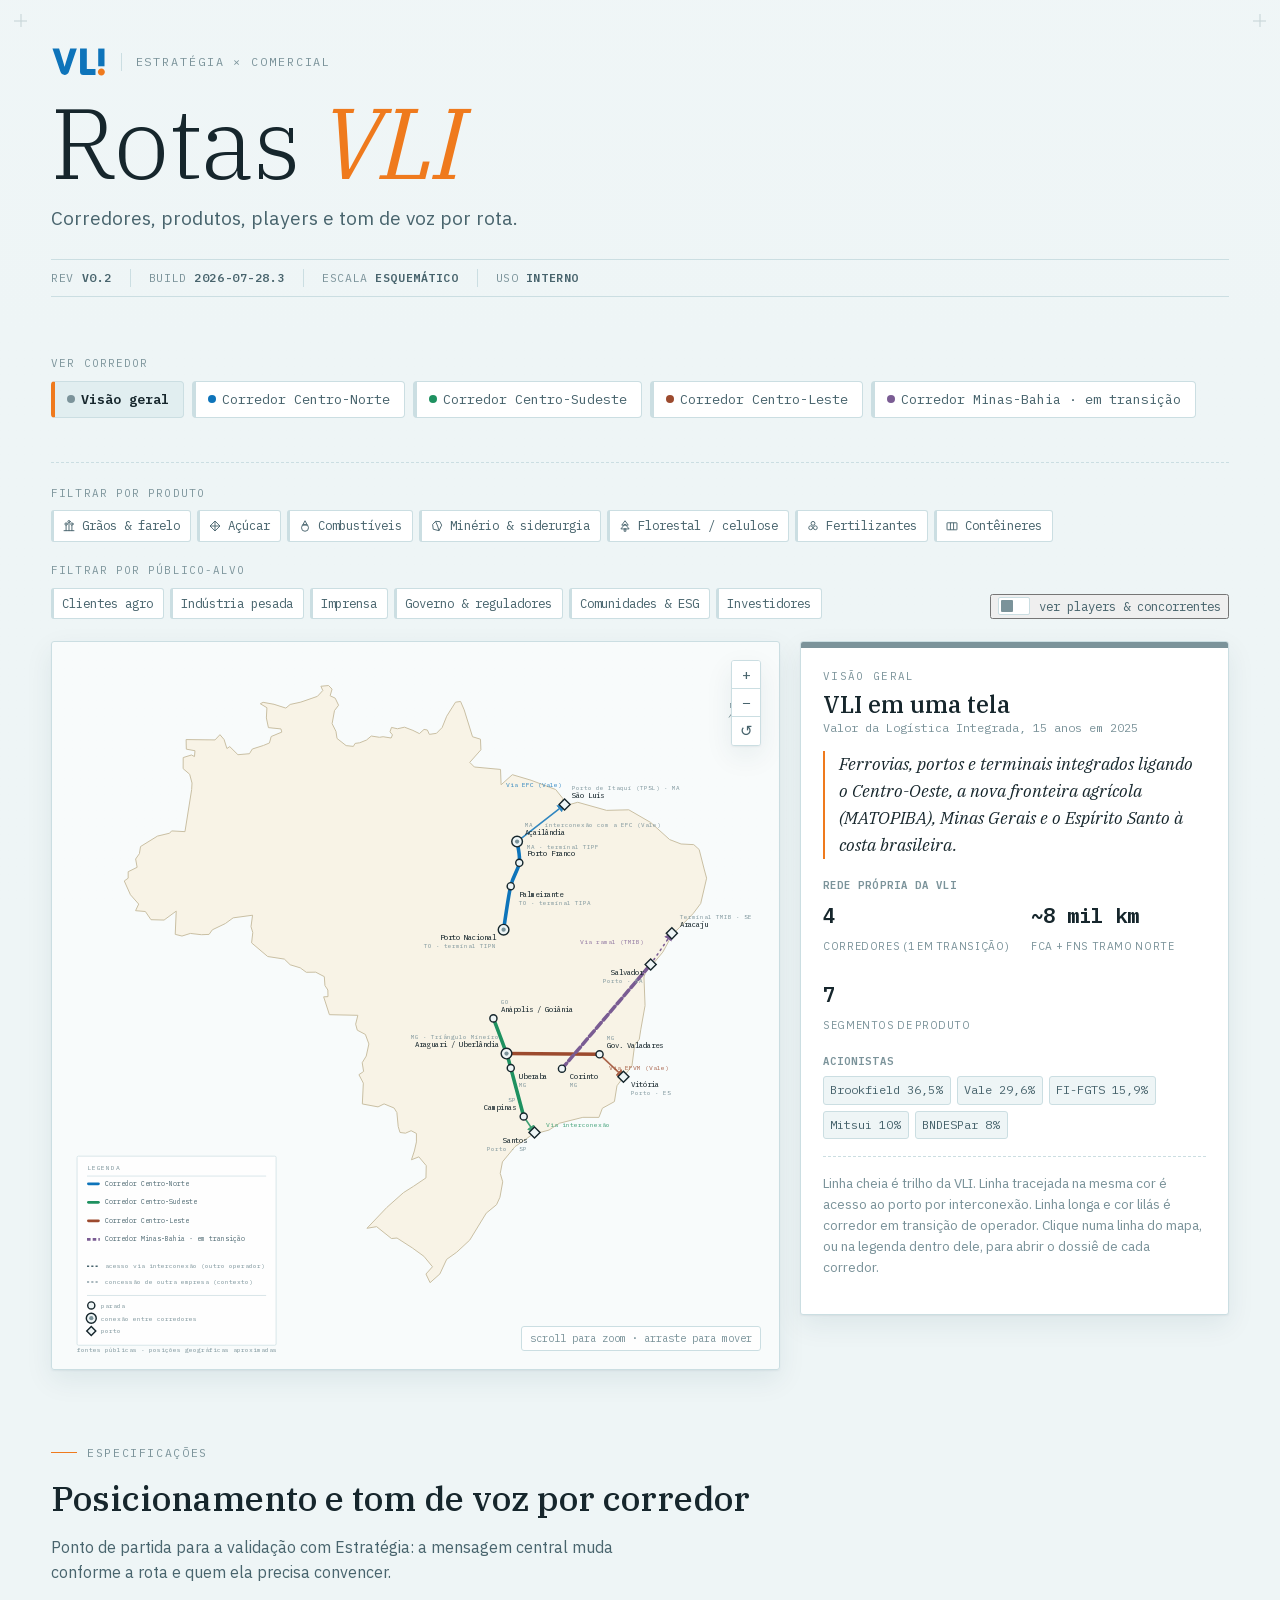
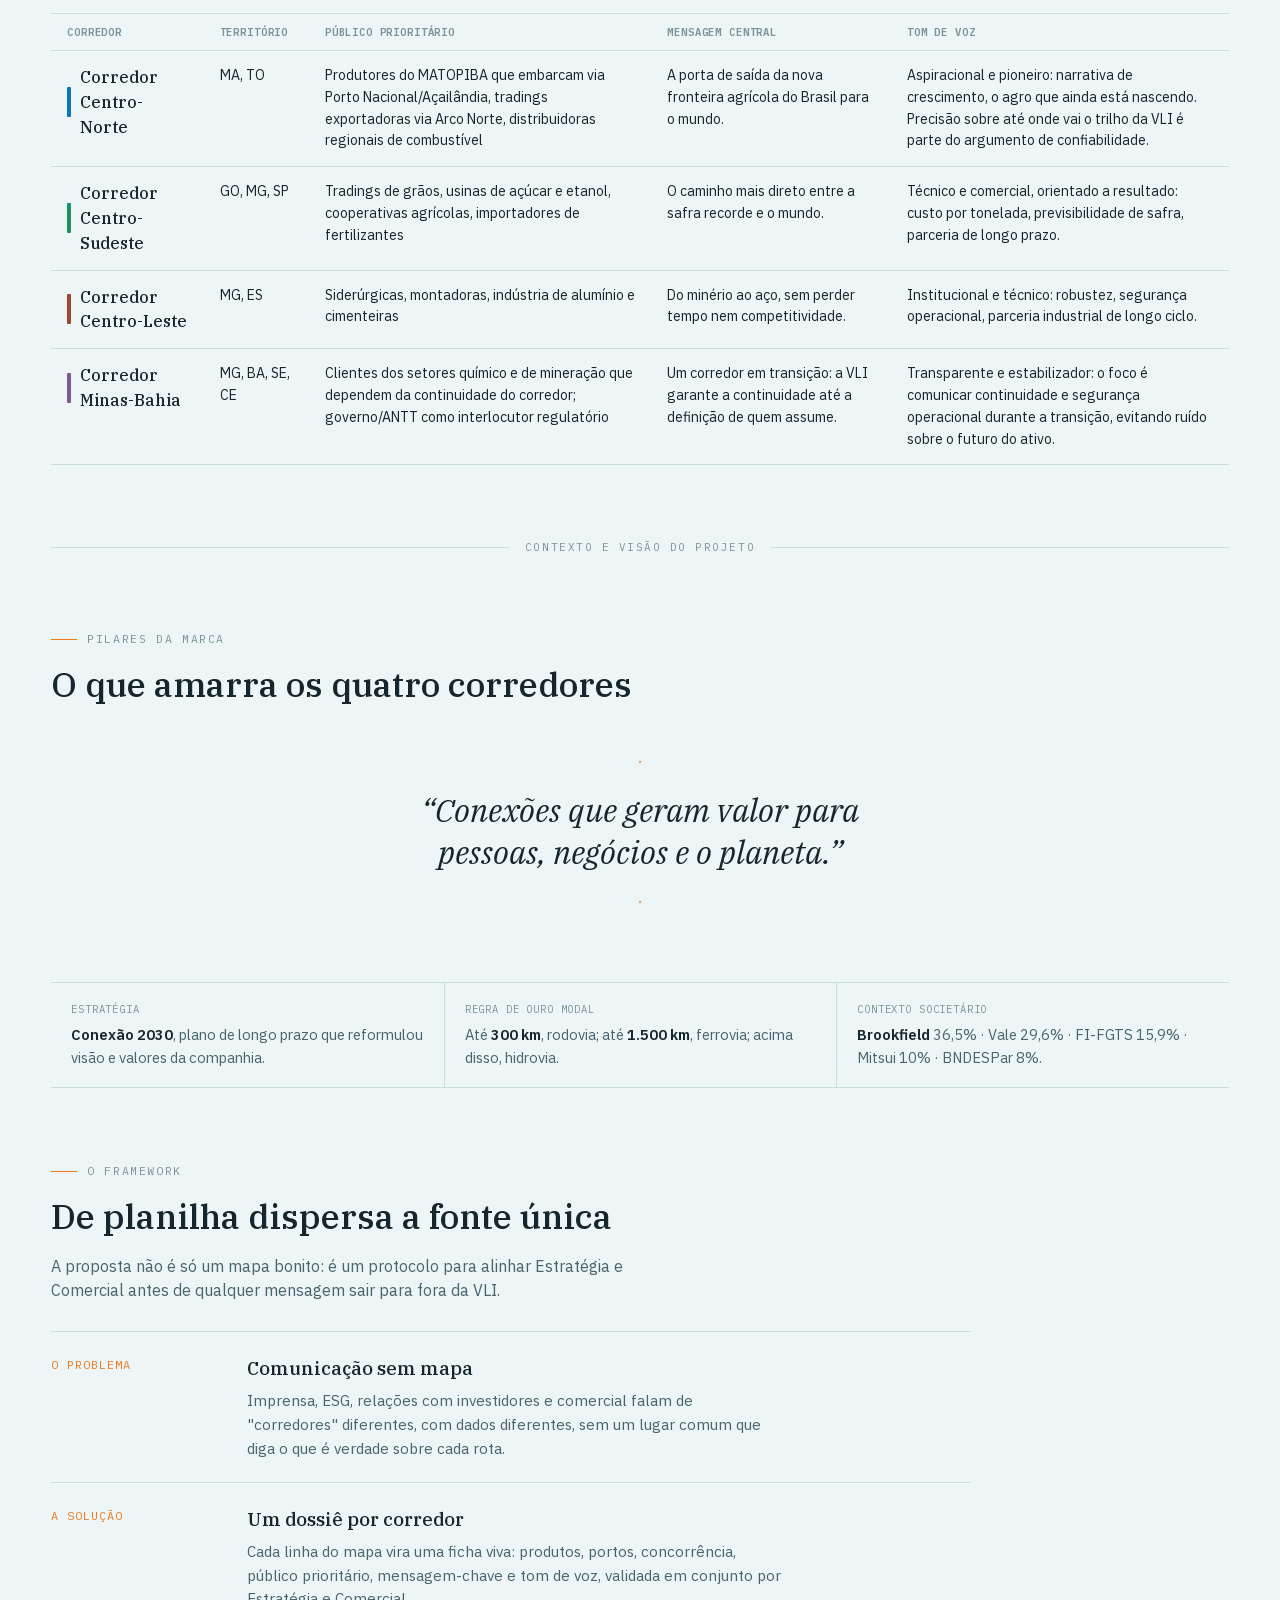
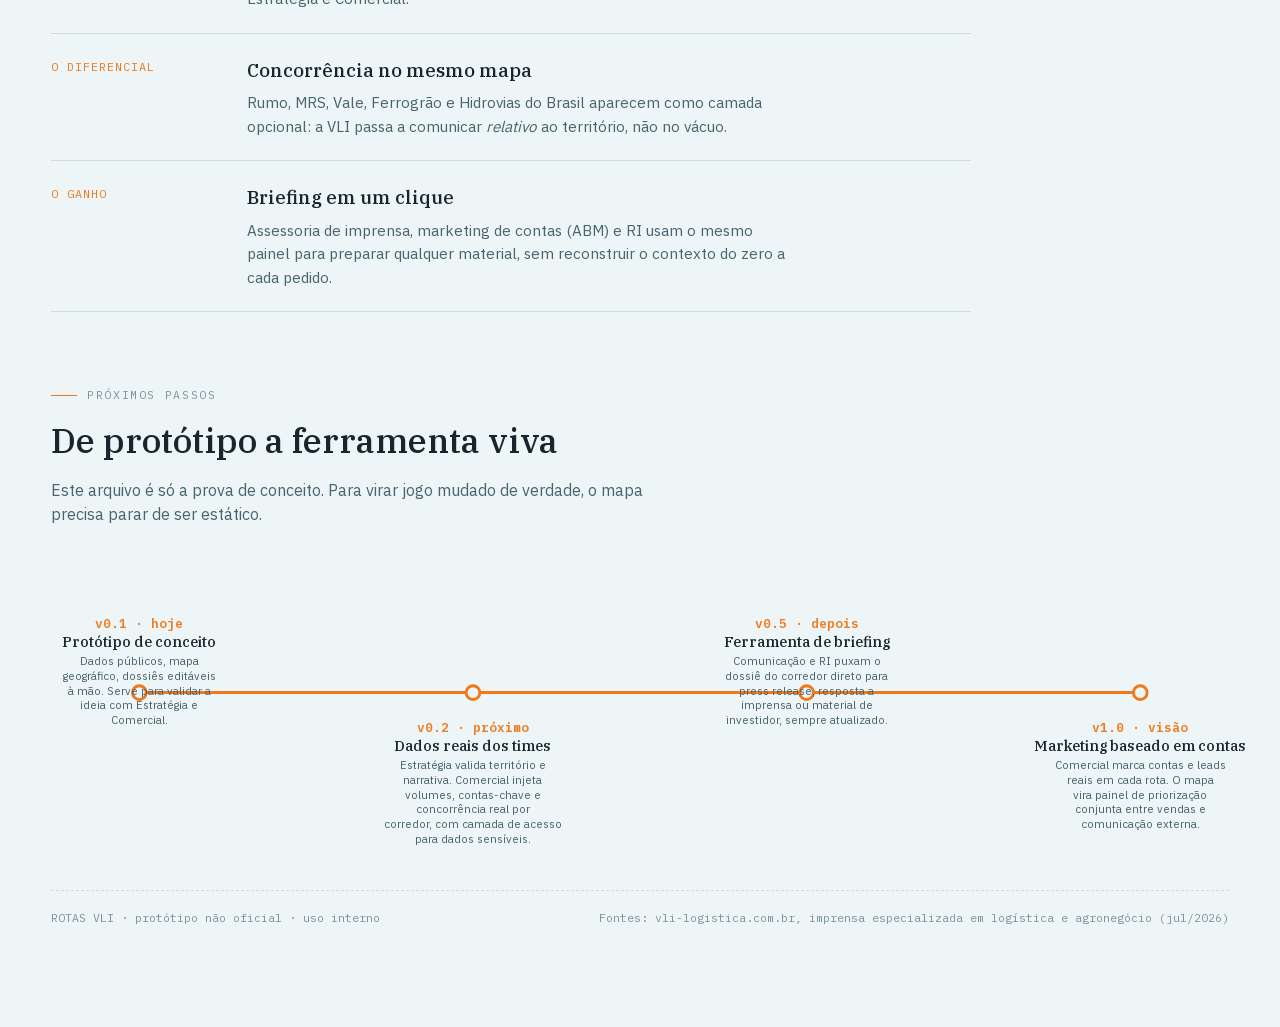
<file: rotas-vli/index.html>
<!doctype html>
<html lang="pt-BR">
<head>
<meta charset="UTF-8" />
<meta name="viewport" content="width=device-width, initial-scale=1" />
<title>Rotas VLI: Mapa Estratégico da Comunicação Externa</title>
<meta name="description" content="Protótipo de mapa estratégico dos corredores logísticos da VLI: produtos, players e tom de voz por rota." />
<style>
@font-face{font-family:'IBM Plex Mono';font-style:normal;font-weight:400;font-display:swap;src:url([data-uri]) format('woff2');}
@font-face{font-family:'IBM Plex Mono';font-style:normal;font-weight:500;font-display:swap;src:url([data-uri]) format('woff2');}
@font-face{font-family:'IBM Plex Mono';font-style:normal;font-weight:600;font-display:swap;src:url([data-uri]) format('woff2');}
@font-face{font-family:'IBM Plex Sans';font-style:normal;font-weight:400;font-display:swap;src:url([data-uri]) format('woff2');}
@font-face{font-family:'IBM Plex Sans';font-style:normal;font-weight:500;font-display:swap;src:url([data-uri]) format('woff2');}
@font-face{font-family:'IBM Plex Sans';font-style:normal;font-weight:600;font-display:swap;src:url([data-uri]) format('woff2');}
@font-face{font-family:'IBM Plex Sans';font-style:normal;font-weight:700;font-display:swap;src:url([data-uri]) format('woff2');}
@font-face{font-family:'IBM Plex Serif';font-style:normal;font-weight:300;font-display:swap;src:url([data-uri]) format('woff2');}
@font-face{font-family:'IBM Plex Serif';font-style:normal;font-weight:500;font-display:swap;src:url([data-uri]) format('woff2');}
@font-face{font-family:'IBM Plex Serif';font-style:italic;font-weight:400;font-display:swap;src:url([data-uri]) format('woff2');}

:root{
  --g1:#EEF5F6; --g2:#FFFFFF; --g3:#E1EEF0;
  --grid-a:rgba(14,116,186,.06); --grid-b:rgba(14,116,186,.12);
  --ink:#16262C; --ink-soft:#48646D; --ink-faint:#7B939A;
  --card-border:#CBDEE2;
  --accent:#EF7A1D; --accent-ink:#241200;
  --sudeste:#1E9160; --leste:#9C4A2E; --norte:#0E74BA; --comp:#8CA0A8; --minasbahia:#7A5C93;
  --land:#F8F3E6; --land-stroke:#C9BFA3;
  --shadow:0 1px 2px rgba(14,58,80,.06), 0 10px 28px rgba(14,58,80,.08);
  --focus:#0E74BA;
}
@media (prefers-color-scheme: dark){
  :root{
    --g1:#0B1E27; --g2:#122C38; --g3:#173A48;
    --grid-a:rgba(140,196,222,.07); --grid-b:rgba(140,196,222,.13);
    --ink:#EAF4F6; --ink-soft:#A9C8CF; --ink-faint:#72969E;
    --card-border:#204450;
    --accent:#FF9A47; --accent-ink:#241200;
    --sudeste:#3FCB93; --leste:#D9825A; --norte:#5FAEE0; --comp:#6C8891; --minasbahia:#B79BD1;
    --land:#173A48; --land-stroke:#2E5563;
    --shadow:0 1px 2px rgba(0,0,0,.35), 0 14px 34px rgba(0,0,0,.4);
    --focus:#FF9A47;
  }
}
:root[data-theme="dark"]{
  --g1:#0B1E27; --g2:#122C38; --g3:#173A48;
  --grid-a:rgba(140,196,222,.07); --grid-b:rgba(140,196,222,.13);
  --ink:#EAF4F6; --ink-soft:#A9C8CF; --ink-faint:#72969E;
  --card-border:#204450;
  --accent:#FF9A47; --accent-ink:#241200;
  --sudeste:#3FCB93; --leste:#D9825A; --norte:#5FAEE0; --comp:#6C8891; --minasbahia:#B79BD1;
  --land:#173A48; --land-stroke:#2E5563;
  --shadow:0 1px 2px rgba(0,0,0,.35), 0 14px 34px rgba(0,0,0,.4);
  --focus:#FF9A47;
}
:root[data-theme="light"]{
  --g1:#EEF5F6; --g2:#FFFFFF; --g3:#E1EEF0;
  --grid-a:rgba(14,116,186,.06); --grid-b:rgba(14,116,186,.12);
  --ink:#16262C; --ink-soft:#48646D; --ink-faint:#7B939A;
  --card-border:#CBDEE2;
  --accent:#EF7A1D; --accent-ink:#241200;
  --sudeste:#1E9160; --leste:#9C4A2E; --norte:#0E74BA; --comp:#8CA0A8; --minasbahia:#7A5C93;
  --land:#F8F3E6; --land-stroke:#C9BFA3;
  --shadow:0 1px 2px rgba(14,58,80,.06), 0 10px 28px rgba(14,58,80,.08);
  --focus:#0E74BA;
}

*{box-sizing:border-box;}
html,body{margin:0;padding:0;}
body{
  background-color:var(--g1);
  background-image:
    linear-gradient(180deg, color-mix(in srgb, var(--g1) 92%, white) 0%, var(--g1) 340px),
    repeating-linear-gradient(0deg, transparent, transparent 31px, var(--grid-a) 32px, var(--grid-a) 32px, transparent 33px),
    repeating-linear-gradient(90deg, transparent, transparent 31px, var(--grid-a) 32px, var(--grid-a) 32px, transparent 33px),
    repeating-linear-gradient(0deg, transparent, transparent 159px, var(--grid-b) 160px),
    repeating-linear-gradient(90deg, transparent, transparent 159px, var(--grid-b) 160px),
    url("data:image/svg+xml;utf8,<svg xmlns='http://www.w3.org/2000/svg' width='180' height='180'><filter id='n'><feTurbulence type='fractalNoise' baseFrequency='0.9' numOctaves='2' stitchTiles='stitch'/><feColorMatrix type='saturate' values='0'/></filter><rect width='100%25' height='100%25' filter='url(%23n)' opacity='0.035'/></svg>");
  background-attachment:fixed;
  color:var(--ink);
  font-family:'IBM Plex Sans',-apple-system,"Segoe UI",Roboto,Helvetica,Arial,sans-serif;
  line-height:1.55;
  -webkit-font-smoothing:antialiased;
  overflow-x:hidden;
}
.serif{ font-family:'IBM Plex Serif', Georgia, serif; }
.mono{ font-family:'IBM Plex Mono', ui-monospace, "SFMono-Regular", monospace; font-variant-numeric:tabular-nums; }
a{color:inherit;}
button{font:inherit;color:inherit;}
:focus-visible{outline:2.5px solid var(--focus); outline-offset:2px; border-radius:2px;}
::selection{background:var(--accent); color:var(--accent-ink);}

.sheet{max-width:1280px; margin:0 auto; padding:0 clamp(18px,4vw,52px) 100px;}

/* ---------------- register marks ---------------- */
.reg{position:fixed; width:13px; height:13px; opacity:.35; pointer-events:none; z-index:5;}
.reg::before,.reg::after{content:"";position:absolute;background:var(--ink-faint);}
.reg::before{left:50%; top:0; width:1px; height:100%; transform:translateX(-50%);}
.reg::after{top:50%; left:0; height:1px; width:100%; transform:translateY(-50%);}
.reg.tl{top:14px; left:14px;} .reg.tr{top:14px; right:14px;}

/* ---------------- hero ---------------- */
.hero{padding:48px 0 26px; position:relative;}
.brand-row{display:flex; align-items:center; gap:14px; margin-bottom:20px;}
.vli-logo{height:28px; width:auto; flex:none; display:block;}
.hero .eyebrow{
  font-family:'IBM Plex Mono',monospace; text-transform:uppercase; letter-spacing:.16em;
  font-size:.74rem; color:var(--ink-faint); display:flex; align-items:center; gap:10px; margin:0;
  padding-left:14px; border-left:1px solid var(--card-border);
}
.hero h1{
  font-family:'IBM Plex Serif', Georgia, serif; font-weight:300; font-style:normal;
  font-size:clamp(3rem,9vw,6.2rem); line-height:.92; margin:0; letter-spacing:-.01em;
  text-wrap:balance;
}
.hero h1 em{font-style:italic; font-weight:300; color:var(--accent);}
.hero .subhead{
  margin:16px 0 0; font-size:clamp(1rem,1.5vw,1.2rem); color:var(--ink-soft);
  max-width:46ch; font-family:'IBM Plex Sans',sans-serif; font-weight:400;
}
.ficha{
  margin-top:26px; display:flex; flex-wrap:wrap; gap:0;
  font-family:'IBM Plex Mono',monospace; font-size:.72rem; color:var(--ink-faint);
  border-top:1px solid var(--card-border); border-bottom:1px solid var(--card-border);
  padding:9px 0;
}
.ficha span{padding:0 18px; border-right:1px solid var(--card-border); text-transform:uppercase; letter-spacing:.05em;}
.ficha span:first-child{padding-left:0;}
.ficha span:last-child{border-right:none;}
.ficha b{color:var(--ink-soft); font-weight:600; font-variant-numeric:tabular-nums;}

/* ---------------- controls ---------------- */
.controls-bar{
  margin-top:44px; padding-top:22px; border-top:1px dashed var(--card-border);
  display:flex; flex-wrap:wrap; gap:20px 34px; align-items:flex-end; justify-content:space-between;
}
.filter-group{display:flex; flex-direction:column; gap:9px;}
.filter-group .fg-label{
  font-family:'IBM Plex Mono',monospace; text-transform:uppercase; letter-spacing:.1em;
  font-size:.68rem; color:var(--ink-faint);
}
.chips{display:flex; flex-wrap:wrap; gap:6px;}
.chip{
  display:inline-flex; align-items:center; gap:6px;
  border:1px solid var(--card-border); background:var(--g2); color:var(--ink-soft);
  border-radius:3px; padding:5px 10px 5px 8px; font-size:.78rem;
  font-family:'IBM Plex Mono',monospace;
  cursor:pointer; transition:border-color .15s, color .15s, background .15s;
  border-left-width:3px;
}
.chip svg{width:14px; height:14px; flex:none; stroke:currentColor;}
.chip:hover{border-color:var(--accent);}
.chip.active{ color:var(--ink); font-weight:600; background:var(--g3); border-left-color:var(--accent);}

.corridor-switcher-group{margin-top:32px;}
.corridor-switcher-group .chips{gap:8px;}
.chip.corridor{
  padding:7px 14px 7px 12px; font-size:.84rem; border-left-width:4px; border-radius:4px;
}
.chip.corridor .dot{width:8px; height:8px; border-radius:50%; flex:none; background:var(--chip-c, var(--ink-faint));}
.chip.corridor.active{background:var(--g3); font-weight:700;}
.chip.corridor.dim{opacity:.4;}
.toggle-comp{
  display:flex; align-items:center; gap:9px; cursor:pointer; user-select:none;
  font-family:'IBM Plex Mono',monospace; font-size:.78rem; color:var(--ink-soft);
}
.toggle-comp .sw{
  width:32px; height:18px; border-radius:2px; border:1px solid var(--card-border);
  background:var(--g2); position:relative; transition:background .15s;
}
.toggle-comp .sw::after{
  content:""; position:absolute; top:2px; left:2px; width:12px; height:12px; border-radius:1px;
  background:var(--ink-faint); transition:transform .15s, background .15s;
}
.toggle-comp.on .sw{border-color:var(--comp);}
.toggle-comp.on .sw::after{transform:translateX(14px); background:var(--comp);}

/* ---------------- stage: map + dossier ---------------- */
.stage{margin-top:22px; display:grid; grid-template-columns:minmax(0,1.7fr) minmax(300px,1fr); gap:20px; align-items:start;}
@media (max-width:900px){ .stage{grid-template-columns:1fr;} }

.map-frame{
  border:1px solid var(--card-border); border-radius:3px; background:color-mix(in srgb, var(--g2) 60%, transparent);
  box-shadow:var(--shadow); padding:8px; position:relative; overflow:hidden;
}
svg#map{width:100%; height:auto; display:block; touch-action:none; cursor:grab; -webkit-user-select:none; user-select:none;}
svg#map.grabbing{cursor:grabbing;}
.map-toolbar{
  position:absolute; top:18px; right:18px; z-index:2;
  display:flex; flex-direction:column; border:1px solid var(--card-border); border-radius:3px;
  overflow:hidden; box-shadow:var(--shadow); background:var(--g2);
}
.map-toolbar button{
  width:28px; height:28px; border:none; border-bottom:1px solid var(--card-border);
  background:var(--g2); color:var(--ink-soft); font-size:15px; line-height:1; cursor:pointer;
  display:flex; align-items:center; justify-content:center; font-family:'IBM Plex Mono',monospace;
}
.map-toolbar button:last-child{border-bottom:none;}
.map-toolbar button:hover{background:var(--g3); color:var(--ink);}
.map-hint{
  position:absolute; bottom:18px; right:18px; z-index:2;
  font-family:'IBM Plex Mono',monospace; font-size:.66rem; color:var(--ink-faint);
  background:color-mix(in srgb, var(--g2) 80%, transparent); padding:3px 8px; border-radius:3px;
  border:1px solid var(--card-border); pointer-events:none;
}
.compass-n{font-family:'IBM Plex Mono',monospace; font-size:11px; fill:var(--ink-faint); letter-spacing:.08em;}
.brazil-silhouette{fill:var(--land); stroke:var(--land-stroke); stroke-width:1.4; stroke-linejoin:round;}

.corridor-path{fill:none; stroke-width:5; stroke-linecap:round; stroke-linejoin:round; cursor:pointer; transition:opacity .25s, stroke-width .15s;}
.corridor-hit{fill:none; stroke:transparent; stroke-width:22; cursor:pointer;}
.corridor-path.dim{opacity:.14;}
.corridor-path.selected{stroke-width:7.5;}
.branch-path{fill:none; stroke-width:2.4; stroke-dasharray:1 6; stroke-linecap:round; opacity:.8;}
.comp-path{fill:none; stroke:var(--comp); stroke-width:2; stroke-dasharray:5 4; opacity:0; transition:opacity .3s; pointer-events:none;}
.comp-path.show{opacity:.85;}
.comp-label{font-family:'IBM Plex Mono',monospace; font-size:9px; fill:var(--comp); opacity:0; transition:opacity .3s; pointer-events:none;}
.comp-label.show{opacity:.95;}
.comp-station{opacity:0; transition:opacity .3s; pointer-events:none;}
.comp-station.show{opacity:1;}
.access-path{fill:none; stroke-width:2.2; stroke-dasharray:2 5; stroke-linecap:round; opacity:.85; transition:opacity .25s;}
.access-path.dim{opacity:.14;}
.corridor-path.transitional{stroke-dasharray:10 5;}
.access-path.transitional{stroke-dasharray:2 6;}
.access-label{font-family:'IBM Plex Mono',monospace; font-size:9px; opacity:.85;}
.legend-row-static{font-family:'IBM Plex Mono',monospace; font-size:9px; fill:var(--ink-faint);}

.station-mark{fill:var(--g1); stroke:var(--ink); stroke-width:2; transition:opacity .25s;}
.station-mark.dim{opacity:.22;}
.station-label{font-family:'IBM Plex Mono',monospace; font-size:10.5px; fill:var(--ink); pointer-events:none; transition:opacity .25s;}
.station-sub{font-size:8.4px; fill:var(--ink-faint);}
.station-label.dim,.station-sub.dim{opacity:.28;}

.legend-box{
  fill:color-mix(in srgb, var(--g2) 82%, transparent); stroke:var(--card-border); stroke-width:1;
}
.legend-title{font-family:'IBM Plex Mono',monospace; font-size:9px; fill:var(--ink-faint); letter-spacing:.12em;}
.legend-row{font-family:'IBM Plex Mono',monospace; font-size:9.5px; fill:var(--ink-soft); cursor:pointer;}
.legend-row.selected{fill:var(--ink); font-weight:600;}
.legend-row:hover{fill:var(--ink);}

.mark-key{font-family:'IBM Plex Mono',monospace; font-size:9px; fill:var(--ink-faint);}

/* ---------------- dossier ---------------- */
.dossier{
  border:1px solid var(--card-border); border-radius:3px; background:var(--g2); box-shadow:var(--shadow);
  padding:0; position:sticky; top:16px; max-height:calc(100vh - 32px); overflow-y:auto;
}
.dossier .flag{height:6px; width:100%; background:var(--ink-faint);}
.dossier .inner{padding:20px 22px 22px;}
.dossier .eyebrow{
  font-family:'IBM Plex Mono',monospace; text-transform:uppercase; letter-spacing:.12em;
  font-size:.68rem; color:var(--ink-faint); margin-bottom:6px; display:block;
}
.dossier h2{margin:0 0 2px; font-family:'IBM Plex Serif',serif; font-weight:500; font-size:1.5rem; line-height:1.1;}
.dossier .code{color:var(--ink-faint); font-size:.74rem; margin-bottom:14px; display:block; font-family:'IBM Plex Mono',monospace;}
.dossier .quote{
  font-family:'IBM Plex Serif',serif; font-style:italic; font-size:1.08rem; font-weight:400; margin:0 0 18px;
  color:var(--ink); padding-left:14px; border-left:2px solid var(--accent);
}
.dossier section{margin-bottom:17px;}
.dossier section:last-child{margin-bottom:0;}
.dossier h3{
  font-size:.66rem; text-transform:uppercase; letter-spacing:.1em; color:var(--ink-faint); margin:0 0 7px;
  font-family:'IBM Plex Mono',monospace;
}
.dossier p.field{margin:0; color:var(--ink-soft); font-size:.92rem;}
.dossier .tags{display:flex; flex-wrap:wrap; gap:6px;}
.dossier .tag{
  display:inline-flex; align-items:center; gap:5px; background:var(--g1); color:var(--ink-soft);
  border-radius:3px; padding:4px 8px 4px 6px; font-size:.74rem; border:1px solid var(--card-border);
  font-family:'IBM Plex Mono',monospace;
}
.dossier .tag svg{width:13px; height:13px; stroke:currentColor;}
.dossier ul{margin:0; padding-left:1.1em;}
.dossier .players li{margin-bottom:6px; font-size:.87rem; color:var(--ink-soft);}
.dossier .stat-row{display:flex; gap:22px; flex-wrap:wrap;}
.dossier .stat b{display:block; font-size:1.3rem; font-family:'IBM Plex Mono',monospace; color:var(--ink);}
.dossier .stat span{font-size:.66rem; color:var(--ink-faint); text-transform:uppercase; letter-spacing:.06em;}
.dossier .hint{
  font-size:.85rem; color:var(--ink-faint); margin-top:16px; padding-top:16px;
  border-top:1px dashed var(--card-border);
}

/* ---------------- section scaffolding ---------------- */
.section{margin-top:74px;}
.section-head{margin-bottom:28px;}
.section-head .eyebrow{
  font-family:'IBM Plex Mono',monospace; text-transform:uppercase; letter-spacing:.14em; font-size:.72rem;
  color:var(--ink-faint); display:flex; align-items:center; gap:10px; margin-bottom:10px;
}
.section-head .eyebrow::before{content:""; width:26px; height:1px; background:var(--accent);}
.section-head h2{
  font-family:'IBM Plex Serif',serif; font-weight:400; font-size:clamp(1.5rem,3vw,2.15rem); margin:0 0 10px;
  text-wrap:balance;
}
.section-head p{margin:0; color:var(--ink-soft); max-width:62ch; font-size:1rem;}

.fold-divider{
  margin-top:74px; display:flex; align-items:center; gap:16px;
  font-family:'IBM Plex Mono',monospace; text-transform:uppercase; letter-spacing:.14em;
  font-size:.68rem; color:var(--ink-faint);
}
.fold-divider::before,.fold-divider::after{content:""; flex:1; height:1px; background:var(--card-border);}

/* framework: marginalia list */
.margin-list{max-width:920px;}
.margin-item{
  display:grid; grid-template-columns:170px 1fr; gap:26px; padding:22px 0;
  border-top:1px solid var(--card-border);
}
.margin-item:last-child{border-bottom:1px solid var(--card-border);}
.margin-item .tag{
  font-family:'IBM Plex Mono',monospace; text-transform:uppercase; letter-spacing:.08em;
  font-size:.74rem; color:var(--accent); padding-top:2px;
}
.margin-item h3{margin:0 0 6px; font-family:'IBM Plex Serif',serif; font-weight:500; font-size:1.18rem;}
.margin-item p{margin:0; color:var(--ink-soft); font-size:.95rem; max-width:60ch;}
@media (max-width:640px){ .margin-item{grid-template-columns:1fr; gap:6px;} }

/* matrix table */
.table-wrap{overflow-x:auto; border-top:1px solid var(--card-border); border-bottom:1px solid var(--card-border);}
table.matrix{width:100%; border-collapse:collapse; font-size:.88rem;}
table.matrix th{
  text-align:left; padding:10px 16px; font-family:'IBM Plex Mono',monospace; text-transform:uppercase;
  font-size:.66rem; letter-spacing:.08em; color:var(--ink-faint); font-weight:600; border-bottom:1px solid var(--card-border);
}
table.matrix td{text-align:left; padding:14px 16px; vertical-align:top; border-bottom:1px solid var(--card-border);}
table.matrix tbody tr:last-child td{border-bottom:none;}
table.matrix td strong{font-family:'IBM Plex Serif',serif; font-weight:500; color:var(--ink); font-size:1rem;}
.row-flag{display:flex; align-items:center; gap:9px;}
.row-flag .bar{width:4px; height:30px; border-radius:1px; flex:none;}

/* pillars: pull quote + spec strip */
.pull{
  max-width:840px; margin:0 auto 34px; text-align:center; padding:8px 0 34px; position:relative;
}
.pull::before,.pull::after{content:"·"; display:block; color:var(--accent); font-size:1.1rem; opacity:.8;}
.pull blockquote{
  margin:14px 0; font-family:'IBM Plex Serif',serif; font-style:italic; font-weight:300;
  font-size:clamp(1.35rem,3vw,2rem); line-height:1.32; color:var(--ink); text-wrap:balance;
}
.spec-strip{
  display:grid; grid-template-columns:repeat(auto-fit,minmax(220px,1fr)); border-top:1px solid var(--card-border);
  border-bottom:1px solid var(--card-border);
}
.spec-strip > div{padding:18px 20px; border-left:1px solid var(--card-border);}
.spec-strip > div:first-child{border-left:none;}
.spec-strip .k{font-family:'IBM Plex Mono',monospace; text-transform:uppercase; letter-spacing:.08em; font-size:.66rem; color:var(--ink-faint); margin-bottom:6px;}
.spec-strip .v{font-size:.92rem; color:var(--ink-soft);}
.spec-strip .v strong{color:var(--ink); font-weight:600;}
@media (max-width:720px){ .spec-strip > div{border-left:none; border-top:1px solid var(--card-border);} .spec-strip > div:first-child{border-top:none;} }

/* roadmap: rail line timeline */
.rail-timeline{position:relative; padding:10px 0 0;}
svg#roadmap-svg{width:100%; height:auto; display:block; overflow:visible;}
.rm-label-v{font-family:'IBM Plex Mono',monospace; font-weight:600; font-size:13px; fill:var(--accent);}
.rm-label-h3{font-family:'IBM Plex Serif',serif; font-weight:500; font-size:15px; fill:var(--ink);}
.rm-label-p{font-family:'IBM Plex Sans',sans-serif; font-size:11.5px; fill:var(--ink-soft);}

footer.sheet-footer{
  margin-top:70px; padding-top:18px; border-top:1px dashed var(--card-border);
  display:flex; justify-content:space-between; flex-wrap:wrap; gap:8px;
  font-size:.72rem; color:var(--ink-faint); font-family:'IBM Plex Mono',monospace;
}

@media (prefers-reduced-motion: reduce){ *{transition:none !important; animation:none !important;} }
</style>
</head>
<body>

<span class="reg tl" aria-hidden="true"></span>
<span class="reg tr" aria-hidden="true"></span>

<!-- bespoke line-icon set, referenced via <use> -->
<svg width="0" height="0" style="position:absolute" aria-hidden="true">
<defs>
  <symbol id="icon-graos" viewBox="0 0 24 24" fill="none" stroke-width="1.6" stroke-linecap="round">
    <line x1="3.5" y1="20" x2="20.5" y2="20"/>
    <line x1="7" y1="20" x2="7" y2="11"/><circle cx="7" cy="8.6" r="2"/>
    <line x1="12" y1="20" x2="12" y2="7"/><circle cx="12" cy="4.6" r="2"/>
    <line x1="17" y1="20" x2="17" y2="11"/><circle cx="17" cy="8.6" r="2"/>
  </symbol>
  <symbol id="icon-acucar" viewBox="0 0 24 24" fill="none" stroke-width="1.6" stroke-linejoin="round">
    <polygon points="12,3.5 20.5,12 12,20.5 3.5,12"/>
    <line x1="12" y1="3.5" x2="12" y2="20.5"/><line x1="3.5" y1="12" x2="20.5" y2="12"/>
  </symbol>
  <symbol id="icon-combustiveis" viewBox="0 0 24 24" fill="none" stroke-width="1.6" stroke-linejoin="round">
    <polygon points="12,3 8,10.5 16,10.5"/>
    <circle cx="12" cy="15" r="6"/>
  </symbol>
  <symbol id="icon-minerio" viewBox="0 0 24 24" fill="none" stroke-width="1.6" stroke-linejoin="round">
    <polygon points="4.5,9.5 9.5,4 17,4.5 20,10.5 15.5,20 5.5,17.5"/>
    <line x1="9.5" y1="4" x2="13" y2="12"/><line x1="13" y1="12" x2="15.5" y2="20"/>
  </symbol>
  <symbol id="icon-florestal" viewBox="0 0 24 24" fill="none" stroke-width="1.6" stroke-linejoin="round">
    <polygon points="12,3 6.5,10.5 17.5,10.5"/>
    <polygon points="12,8.5 5,17 19,17"/>
    <rect x="10.5" y="17" width="3" height="4"/>
  </symbol>
  <symbol id="icon-fertilizantes" viewBox="0 0 24 24" fill="none" stroke-width="1.6">
    <circle cx="8" cy="15" r="3.3"/><circle cx="16" cy="15" r="3.3"/><circle cx="12" cy="7.5" r="3.3"/>
  </symbol>
  <symbol id="icon-conteineres" viewBox="0 0 24 24" fill="none" stroke-width="1.6" stroke-linejoin="round">
    <rect x="3.5" y="6.5" width="17" height="12" rx="0.5"/>
    <line x1="9.3" y1="6.5" x2="9.3" y2="18.5"/><line x1="14.7" y1="6.5" x2="14.7" y2="18.5"/>
  </symbol>
</defs>
</svg>

<div class="sheet">

  <header class="hero">
    <div class="brand-row">
      <svg viewBox="0 0 83 42" class="vli-logo" role="img" aria-label="VLI">
        <path fill="#ef7a1d" d="M80.81,35.88c0,2.91-2.36,5.27-5.27,5.27s-5.27-2.36-5.27-5.27,2.36-5.27,5.27-5.27,5.27,2.36,5.27,5.27"/>
        <rect fill="#0e74ba" x="70.82" y=".84" width="9.44" height="26.6"/>
        <path fill="#0e74ba" d="M26.7,36.08c-.95,2.54-3.39,4.36-6.25,4.36s-5.49-1.97-6.28-4.63L2.19.84h9.99c1.51,4.87,7.73,25.01,8.09,26.92h.41c.32-1.96,6.57-22.06,8.09-26.92h9.99l-12.05,35.23Z"/>
        <path fill="#0e74ba" d="M53.72.84v30.55h13.03v9.05h-18.63c-2.52,0-4.56-2.04-4.56-4.55V.84h10.16Z"/>
      </svg>
      <span class="eyebrow">Estratégia × Comercial</span>
    </div>
    <h1>Rotas <em>VLI</em></h1>
    <p class="subhead">Corredores, produtos, players e tom de voz por rota.</p>
    <div class="ficha">
      <span>Rev <b>v0.2</b></span>
      <span>Build <b id="build-stamp"></b></span>
      <span>Escala <b>esquemático</b></span>
      <span>Uso <b>interno</b></span>
    </div>
  </header>

  <div class="filter-group corridor-switcher-group">
    <span class="fg-label">Ver corredor</span>
    <div class="chips" id="chips-corridor"></div>
  </div>

  <div class="controls-bar">
    <div class="filter-group">
      <span class="fg-label">Filtrar por produto</span>
      <div class="chips" id="chips-product"></div>
    </div>
    <div class="filter-group">
      <span class="fg-label">Filtrar por público-alvo</span>
      <div class="chips" id="chips-audience"></div>
    </div>
    <button class="toggle-comp" id="toggle-comp" aria-pressed="false">
      <span class="sw"></span> ver players &amp; concorrentes
    </button>
  </div>

  <div class="stage">
    <div class="map-frame">
      <div class="map-toolbar">
        <button type="button" id="zoom-in" aria-label="Aproximar">+</button>
        <button type="button" id="zoom-out" aria-label="Afastar">&#8722;</button>
        <button type="button" id="zoom-reset" aria-label="Redefinir zoom">&#8634;</button>
      </div>
      <span class="map-hint">scroll para zoom · arraste para mover</span>
      <svg id="map" viewBox="0 0 1000 1000" xmlns="http://www.w3.org/2000/svg" role="img" aria-label="Mapa do Brasil com os corredores logísticos da VLI">
        <path class="brazil-silhouette" d="M431.8,813.5 L459.7,784.2 L483.2,763.3 L497.2,754.5 L514.8,742.6 L515.2,725.4 L504.8,713.0 L494.4,717.1 L498.5,704.7 L501.4,692.0 L501.4,680.1 L493.9,676.2 L486.0,679.7 L478.3,678.7 L475.8,670.5 L473.9,650.7 L470.0,644.3 L455.9,638.5 L447.4,642.7 L425.3,638.6 L426.7,609.3 L420.5,597.4 L427.1,592.9 L425.1,580.6 L430.8,571.2 L434.5,554.2 L429.6,540.8 L418.2,534.8 L415.9,526.3 L419.0,513.9 L379.0,513.0 L370.9,487.9 L377.0,487.6 L376.8,478.3 L372.7,472.0 L371.8,459.5 L359.7,453.2 L346.5,453.4 L337.9,447.1 L323.8,442.8 L315.6,434.8 L292.2,431.2 L269.5,412.0 L271.2,397.5 L268.7,389.2 L270.9,373.1 L243.6,376.8 L232.6,384.8 L214.3,393.6 L209.7,400.1 L198.9,400.5 L183.4,398.7 L171.6,402.4 L162.1,400.0 L163.5,367.3 L146.4,379.9 L128.0,379.4 L120.1,367.9 L106.3,366.7 L110.7,357.4 L99.1,344.3 L90.4,324.9 L95.9,321.0 L95.9,311.9 L108.5,305.7 L106.4,294.0 L111.7,286.5 L113.3,276.5 L137.1,261.8 L154.2,257.7 L157.0,254.5 L175.8,255.5 L185.2,196.4 L185.7,187.1 L182.4,174.8 L173.2,166.9 L173.3,151.3 L185.0,147.7 L189.2,149.9 L189.9,141.7 L177.7,139.5 L177.4,126.0 L218.1,126.5 L225.0,119.1 L230.8,125.9 L234.8,138.6 L238.8,135.9 L250.3,147.3 L266.5,145.9 L270.5,139.3 L286.1,134.3 L294.6,130.8 L297.1,121.7 L312.0,115.5 L310.8,111.0 L293.2,109.2 L290.3,95.6 L291.1,81.2 L281.8,75.6 L285.7,73.6 L301.1,76.4 L317.7,81.7 L323.8,76.6 L338.8,73.3 L362.1,65.2 L369.7,57.0 L367.0,51.0 L377.8,50.0 L382.7,55.0 L380.0,64.4 L387.1,67.7 L391.9,77.7 L386.1,85.3 L382.8,103.6 L388.2,114.5 L389.7,124.4 L402.5,134.5 L412.7,135.6 L415.1,131.4 L421.6,130.5 L431.1,126.7 L437.9,121.0 L449.4,122.8 L454.5,122.0 L465.8,123.8 L467.7,119.4 L464.2,115.1 L466.3,108.9 L474.7,110.8 L484.6,108.6 L496.5,113.1 L505.6,117.6 L512.1,111.7 L516.8,112.6 L519.6,118.7 L529.6,117.2 L537.6,109.0 L544.0,93.1 L556.4,73.4 L563.5,72.4 L568.6,84.3 L580.3,122.0 L591.5,125.5 L592.1,140.4 L576.4,158.1 L582.9,164.6 L619.7,168.0 L620.5,189.6 L636.3,175.4 L662.6,183.2 L697.3,196.3 L707.4,208.9 L704.0,220.9 L728.3,214.2 L768.9,225.6 L800.1,224.8 L830.9,242.6 L857.6,266.7 L873.7,272.9 L891.5,273.8 L899.1,280.6 L906.1,308.0 L909.6,321.0 L901.3,356.6 L890.7,370.7 L861.3,400.6 L848.0,425.0 L832.5,443.6 L827.3,444.1 L821.5,459.9 L823.0,500.3 L817.1,533.4 L814.9,547.6 L808.3,556.1 L804.6,584.9 L783.5,613.0 L779.9,635.3 L763.0,644.6 L758.1,657.5 L735.5,657.4 L702.6,665.7 L687.9,675.3 L664.6,681.6 L640.0,698.7 L622.4,720.1 L619.3,736.2 L622.8,748.1 L618.9,769.8 L614.1,780.3 L599.6,792.2 L576.4,830.1 L558.1,847.1 L543.9,857.2 L534.4,877.7 L520.6,890.0 L514.8,877.8 L524.0,867.6 L511.9,852.9 L495.5,841.0 L474.1,827.2 L466.3,827.9 L445.4,811.2 L431.8,813.5 Z"/>
        <text x="946" y="82" class="compass-n" text-anchor="middle">N</text>
        <path d="M946,88 L946,104 M941,95 L946,88 L951,95" stroke="var(--ink-faint)" stroke-width="1.3" fill="none"/>

        <g id="comp-layer"></g>
        <g id="corridor-layer"></g>
        <g id="access-layer"></g>
        <g id="branch-layer"></g>
        <g id="station-layer"></g>

        <!-- legend cartouche -->
        <g id="legend-cartouche" transform="translate(24,712)">
          <rect class="legend-box" x="0" y="0" width="280" height="266" rx="2"/>
          <text x="14" y="20" class="legend-title">LEGENDA</text>
          <line x1="14" y1="28" x2="266" y2="28" stroke="var(--card-border)" stroke-width="1"/>
          <g id="legend-corridor-rows"></g>
          <g id="legend-style-rows"></g>
          <line x1="14" y1="196" x2="266" y2="196" stroke="var(--card-border)" stroke-width="1"/>
          <circle cx="20" cy="210" r="5" class="station-mark"/>
          <text x="34" y="214" class="mark-key">parada</text>
          <circle cx="20" cy="228" r="7" class="station-mark" stroke-width="2.4"/>
          <circle cx="20" cy="228" r="3" fill="var(--ink-faint)" stroke="none"/>
          <text x="34" y="232" class="mark-key">conexão entre corredores</text>
          <rect x="15.5" y="241.5" width="9" height="9" transform="rotate(45 20 246)" class="station-mark"/>
          <text x="34" y="249" class="mark-key">porto</text>
        </g>
        <text x="24" y="988" class="mark-key">fontes públicas · posições geográficas aproximadas</text>
      </svg>
    </div>

    <aside class="dossier" id="dossier" aria-live="polite"></aside>
  </div>

  <section class="section">
    <div class="section-head">
      <span class="eyebrow">Especificações</span>
      <h2>Posicionamento e tom de voz por corredor</h2>
      <p>Ponto de partida para a validação com Estratégia: a mensagem central muda conforme a rota e quem ela precisa convencer.</p>
    </div>
    <div class="table-wrap">
      <table class="matrix">
        <thead>
          <tr><th>Corredor</th><th>Território</th><th>Público prioritário</th><th>Mensagem central</th><th>Tom de voz</th></tr>
        </thead>
        <tbody id="matrix-body"></tbody>
      </table>
    </div>
  </section>

  <div class="fold-divider"><span>Contexto e visão do projeto</span></div>

  <section class="section">
    <div class="section-head">
      <span class="eyebrow">Pilares da marca</span>
      <h2>O que amarra os quatro corredores</h2>
    </div>
    <div class="pull">
      <blockquote>&ldquo;Conexões que geram valor para pessoas, negócios e o planeta.&rdquo;</blockquote>
    </div>
    <div class="spec-strip">
      <div><div class="k">Estratégia</div><div class="v"><strong>Conexão 2030</strong>, plano de longo prazo que reformulou visão e valores da companhia.</div></div>
      <div><div class="k">Regra de ouro modal</div><div class="v">Até <strong>300 km</strong>, rodovia; até <strong>1.500 km</strong>, ferrovia; acima disso, hidrovia.</div></div>
      <div><div class="k">Contexto societário</div><div class="v"><strong>Brookfield</strong> 36,5% · Vale 29,6% · FI-FGTS 15,9% · Mitsui 10% · BNDESPar 8%.</div></div>
    </div>
  </section>

  <section class="section">
    <div class="section-head">
      <span class="eyebrow">O framework</span>
      <h2>De planilha dispersa a fonte única</h2>
      <p>A proposta não é só um mapa bonito: é um protocolo para alinhar Estratégia e Comercial antes de qualquer mensagem sair para fora da VLI.</p>
    </div>
    <div class="margin-list">
      <div class="margin-item">
        <span class="tag">O problema</span>
        <div><h3>Comunicação sem mapa</h3><p>Imprensa, ESG, relações com investidores e comercial falam de "corredores" diferentes, com dados diferentes, sem um lugar comum que diga o que é verdade sobre cada rota.</p></div>
      </div>
      <div class="margin-item">
        <span class="tag">A solução</span>
        <div><h3>Um dossiê por corredor</h3><p>Cada linha do mapa vira uma ficha viva: produtos, portos, concorrência, público prioritário, mensagem-chave e tom de voz, validada em conjunto por Estratégia e Comercial.</p></div>
      </div>
      <div class="margin-item">
        <span class="tag">O diferencial</span>
        <div><h3>Concorrência no mesmo mapa</h3><p>Rumo, MRS, Vale, Ferrogrão e Hidrovias do Brasil aparecem como camada opcional: a VLI passa a comunicar <em>relativo</em> ao território, não no vácuo.</p></div>
      </div>
      <div class="margin-item">
        <span class="tag">O ganho</span>
        <div><h3>Briefing em um clique</h3><p>Assessoria de imprensa, marketing de contas (ABM) e RI usam o mesmo painel para preparar qualquer material, sem reconstruir o contexto do zero a cada pedido.</p></div>
      </div>
    </div>
  </section>

  <section class="section">
    <div class="section-head">
      <span class="eyebrow">Próximos passos</span>
      <h2>De protótipo a ferramenta viva</h2>
      <p>Este arquivo é só a prova de conceito. Para virar jogo mudado de verdade, o mapa precisa parar de ser estático.</p>
    </div>
    <div class="rail-timeline">
      <svg id="roadmap-svg" viewBox="0 0 1200 260" xmlns="http://www.w3.org/2000/svg" role="img" aria-label="Roteiro de evolução do protótipo, de v0.1 a v1.0"></svg>
    </div>
  </section>

  <footer class="sheet-footer">
    <span>ROTAS VLI · protótipo não oficial · uso interno</span>
    <span>Fontes: vli-logistica.com.br, imprensa especializada em logística e agronegócio (jul/2026)</span>
  </footer>
</div>

<script>
(function(){
  "use strict";

  // ---------------------------------------------------------------
  // Data model. Station coordinates are projected from real lon/lat
  // (equirectangular, cosine-corrected) onto the Brazil silhouette
  // drawn in the same viewBox, so positions read as geographically
  // correct, not just schematic.
  //
  // IMPORTANT DISTINCTION drawn on the map:
  //  - "path" (solid line, corridor color): track VLI itself holds
  //    the concession for (FCA, or the FNS tramo norte).
  //  - "access" (dashed line, same corridor color): the final leg
  //    into the port, which runs on another operator's track that
  //    VLI reaches via interchange/trackage rights. Always visible,
  //    never implied to be VLI's own concession.
  //  - competitors (grey dashed, toggle-only): other concessionaires'
  //    lines shown purely as market context.
  // ---------------------------------------------------------------
  var stations = [
    {id:"stluis",     x:709.8, y:217.4, type:"port", name:"São Luís",              sub:"Porto de Itaqui (TPSL) · MA", side:"right", valign:"above"},
    {id:"acail",      x:643.0, y:269.4, type:"hub",  name:"Açailândia",            sub:"MA · interconexão com a EFC (Vale)", side:"right", valign:"above"},
    {id:"pfranco",    x:646.1, y:299.4, type:"stop", name:"Porto Franco",          sub:"MA · terminal TIPF",    side:"right", valign:"above"},
    {id:"palmeirante",x:634.0, y:332.2, type:"stop", name:"Palmeirante",           sub:"TO · terminal TIPA",    side:"right", valign:"below"},
    {id:"ptnac",      x:624.0, y:393.5, type:"hub",  name:"Porto Nacional",        sub:"TO · terminal TIPN", side:"left", valign:"below"},
    {id:"anapo",      x:609.7, y:518.2, type:"stop", name:"Anápolis / Goiânia",    sub:"GO",                    side:"right", valign:"above"},
    {id:"aragu",      x:628.1, y:567.7, type:"hub",  name:"Araguari / Uberlândia", sub:"MG · Triângulo Mineiro", side:"left", valign:"above"},
    {id:"uberaba",    x:634.1, y:588.1, type:"stop", name:"Uberaba",               sub:"MG",                    side:"right", valign:"below"},
    {id:"campinas",   x:652.3, y:656.2, type:"stop", name:"Campinas",              sub:"SP", side:"left", valign:"above"},
    {id:"santos",     x:667.5, y:678.8, type:"port", name:"Santos",                sub:"Porto · SP",             side:"left", valign:"below"},
    {id:"govval",     x:759.0, y:568.8, type:"stop", name:"Gov. Valadares",        sub:"MG",                    side:"right", valign:"above"},
    {id:"vitoria",    x:792.6, y:600.4, type:"port", name:"Vitória",               sub:"Porto · ES",             side:"right", valign:"below"},
    // context-only markers: other concessionaires' track, shown just with the competitor overlay
    {id:"rondo",   x:494.2, y:517.6, type:"stop", name:"Rondonópolis",   sub:"MT", side:"left",  valign:"above", competitorOnly:true},
    {id:"gurupi",  x:610.4, y:415.4, type:"stop", name:"Gurupi",         sub:"TO", side:"right", valign:"below", competitorOnly:true},
    {id:"estrela", x:582.6, y:599.9, type:"stop", name:"Estrela d'Oeste",sub:"SP", side:"left", valign:"below", competitorOnly:true},
    // Corredor Minas-Bahia (em transição, ver corridors)
    {id:"corinto",  x:706.1, y:589.0, type:"stop", name:"Corinto",  sub:"MG",                          side:"right", valign:"below"},
    {id:"salvador", x:830.9, y:442.3, type:"port", name:"Salvador", sub:"Porto · BA",                  side:"left", valign:"below"},
    {id:"aracaju",  x:860.7, y:398.6, type:"port", name:"Aracaju",  sub:"Terminal TMIB · SE",          side:"right", valign:"above"}
  ];

  var corridors = [
    {
      id:"centro-norte", name:"Corredor Centro-Norte", color:"var(--norte)",
      path:["ptnac","palmeirante","pfranco","acail"],
      access:{path:["acail","stluis"], label:"Via EFC (Vale)", full:"Acesso ao Porto de Itaqui via Estrada de Ferro Carajás (EFC), da Vale. Não é trecho operado pela VLI.", labelAt:[706,193], anchor:"end"},
      states:["MA","TO"],
      products:["graos","combustiveis","minerio"],
      audiences:["agro","governo","investidores"],
      network:"Ferrovia Norte-Sul, tramo norte: 720 km entre Açailândia (MA) e Porto Nacional (TO), concessão própria da VLI (subsidiária Ferrovia Norte-Sul S/A). Ao norte de Açailândia, o acesso ao Porto de Itaqui usa a Estrada de Ferro Carajás, da Vale, por interconexão. Ao sul de Porto Nacional, a ferrovia segue sob concessão da Rumo (Malha Central), não da VLI.",
      ports:["Porto de Itaqui / São Luís (TPSL), acesso final via interconexão com a EFC"],
      players:[
        "Vale: Estrada de Ferro Carajás (EFC). Dá acesso da VLI ao Porto de Itaqui por interconexão em Açailândia; não é trecho operado pela VLI.",
        "Rumo: Malha Central. Opera a continuação da FNS ao sul de Porto Nacional até Estrela d'Oeste-SP (1.537 km), concessão própria desde 2019.",
        "Ferrogrão: projeto em estudo (parceria VLI e Hidrovias do Brasil), Sinop-MT até Miritituba-PA.",
        "Hidrovias do Brasil: hidrovia Tapajós/Madeira, parceira em estudos do Arco Norte."
      ],
      quote:"A porta de saída da nova fronteira agrícola do Brasil para o mundo.",
      positioning:"Corredor da fronteira agrícola (MATOPIBA) rumo ao Arco Norte. A VLI opera o trecho central, Açailândia a Porto Nacional; a chegada ao porto e a continuação para o sul dependem de interconexão com Vale e Rumo, o que também vira argumento comercial: menos baldeação e atrito para o cliente dentro do trecho VLI.",
      tone:"Aspiracional e pioneiro: narrativa de crescimento, o agro que ainda está nascendo. Precisão sobre até onde vai o trilho da VLI é parte do argumento de confiabilidade.",
      audienceLabel:"Produtores do MATOPIBA que embarcam via Porto Nacional/Açailândia, tradings exportadoras via Arco Norte, distribuidoras regionais de combustível"
    },
    {
      id:"centro-sudeste", name:"Corredor Centro-Sudeste", color:"var(--sudeste)",
      path:["anapo","aragu","uberaba","campinas"],
      access:{path:["campinas","santos"], label:"Via interconexão", full:"Acesso ao Porto de Santos por interconexão com outra malha. Não é trecho operado pela VLI.", labelAt:[684,671], anchor:"start"},
      states:["GO","MG","SP"],
      products:["graos","acucar","fertilizantes","conteineres"],
      audiences:["agro","imprensa","comunidades"],
      network:"Ferrovia Centro-Atlântica (FCA): trecho próprio da VLI entre Goiás, Minas Gerais e o interior paulista, incluindo o trecho Campinas-Uberlândia sob controle da FCA. O acesso final ao Porto de Santos depende de interconexão com outra malha.",
      ports:["Porto de Santos (terminais açucareiros / TIPLAM), acesso final via interconexão"],
      players:[
        "Rumo: Malha Norte (Ferronorte) e Malha Paulista. O terminal de Rondonópolis-MT, o maior de grãos da América Latina, embarca soja e milho do Centro-Oeste até Santos por uma malha própria da Rumo, concorrente direta da rota VLI para o mesmo destino.",
        "MRS Logística: também disputa acesso ferroviário à Baixada Santista."
      ],
      quote:"O caminho mais direto entre a safra recorde e o mundo.",
      positioning:"Eficiência e capilaridade agro no eixo Goiás, Minas Gerais e São Paulo, com acesso à malha portuária de Santos via interconexão.",
      tone:"Técnico e comercial, orientado a resultado: custo por tonelada, previsibilidade de safra, parceria de longo prazo.",
      audienceLabel:"Tradings de grãos, usinas de açúcar e etanol, cooperativas agrícolas, importadores de fertilizantes"
    },
    {
      id:"centro-leste", name:"Corredor Centro-Leste", color:"var(--leste)",
      path:["aragu","govval"],
      access:{path:["govval","vitoria"], label:"Via EFVM (Vale)", full:"Acesso a Vitória via Estrada de Ferro Vitória a Minas (EFVM), da Vale. Não é trecho operado pela VLI.", labelAt:[772,591], anchor:"start"},
      states:["MG","ES"],
      products:["minerio","siderurgia","florestal"],
      audiences:["industria","investidores"],
      network:"Ferrovia Centro-Atlântica (FCA): trecho próprio em Minas Gerais, com cerca de 257 km também dentro do Espírito Santo. A chegada aos portos de Vitória depende de interconexão com a Estrada de Ferro Vitória a Minas (EFVM), da Vale. Ramais menores seguem para BA/SE (fertilizantes e combustíveis).",
      ports:["Vitória / Vila Velha (ES), acesso final via interconexão com a EFVM"],
      players:[
        "Vale: Estrada de Ferro Vitória a Minas (EFVM). Parceira de interconexão para o trecho final e, ao mesmo tempo, concorrente no minério.",
        "MRS Logística: fronteira sul de Minas Gerais, minério, siderurgia e contêineres."
      ],
      quote:"Do minério ao aço, sem perder tempo nem competitividade.",
      positioning:"Solução integrada para a indústria pesada: do minério bruto ao aço plano, com confiabilidade operacional como diferencial dentro do trecho que a VLI de fato opera.",
      tone:"Institucional e técnico: robustez, segurança operacional, parceria industrial de longo ciclo.",
      audienceLabel:"Siderúrgicas, montadoras, indústria de alumínio e cimenteiras"
    }
  ];

  var branches = [];

  corridors.push({
    id:"minas-bahia", name:"Corredor Minas-Bahia", color:"var(--minasbahia)", transitional:true,
    path:["corinto","salvador"],
    access:{path:["salvador","aracaju"], label:"Via ramal (TMIB)", full:"Acesso ao Terminal Marítimo Inácio Barbosa (TMIB), em Aracaju-SE.", labelAt:[822,414], anchor:"end"},
    states:["MG","BA","SE","CE"],
    products:["graos","combustiveis","minerio","fertilizantes","conteineres"],
    audiences:["industria","governo"],
    network:"Ferrovia Centro-Atlântica (FCA), ramal entre Corinto (MG) e Salvador (BA), cobrindo também Sergipe e Ceará. A concessão original da FCA (30 anos, desde 1996) vence em 2026 e este trecho não entra na nova concessão: a VLI segue operando de forma transitória até a definição do novo operador pelo governo/ANTT.",
    ports:["Terminal Marítimo Inácio Barbosa (TMIB), Aracaju-SE, acesso via ramal"],
    players:[
      "Novo operador: ainda não definido pelo governo/ANTT. Acompanhar essa decisão é crítico para a comunicação deste corredor.",
      "Concessão original da FCA (1996-2026): base regulatória que está sendo redesenhada; este trecho ficou de fora da nova concessão."
    ],
    quote:"Um corredor em transição: a VLI garante a continuidade até a definição de quem assume.",
    positioning:"Corredor herdado da concessão original da FCA, hoje em transição regulatória. A prioridade de comunicação aqui é continuidade operacional e transparência com clientes de química e mineração, não crescimento.",
    tone:"Transparente e estabilizador: o foco é comunicar continuidade e segurança operacional durante a transição, evitando ruído sobre o futuro do ativo.",
    audienceLabel:"Clientes dos setores químico e de mineração que dependem da continuidade do corredor; governo/ANTT como interlocutor regulatório"
  });

  var competitors = [
    {id:"rumo-malha-norte", color:"var(--comp)", path:[[494.2,517.6],[590,610],[652.3,656.2],[667.5,678.8]], label:"Rumo · Malha Norte",
      full:"Rumo, Malha Norte (Ferronorte): terminal de Rondonópolis-MT, o maior de grãos da América Latina, ligado à Malha Paulista até Santos."},
    {id:"rumo-malha-central", color:"var(--comp)", path:[[624.0,393.5],[610.4,415.4],[600,510],[582.6,599.9]], label:"Rumo · Malha Central",
      labelAt:[518,462], anchor:"start",
      full:"Rumo, Malha Central: concessão própria ao sul de Porto Nacional até Estrela d'Oeste-SP (1.537 km, desde 2019)."},
    {id:"mrs", color:"var(--comp)", path:[[714.1,647.8],[717.4,591.8],[705.7,656.0]], label:"MRS Logística",
      labelAt:[703,637], anchor:"start",
      full:"MRS Logística: minério, siderurgia e contêineres (MG, RJ, SP)."},
    {id:"ferrograo", color:"var(--norte)", dash:"3 5", path:[[476.0,418.3],[466.2,255.1]], label:"Ferrogrão (estudo)",
      full:"Ferrogrão: projeto em estudo, parceria VLI e Hidrovias do Brasil, Sinop-MT até Miritituba-PA."},
    {id:"hidrovias", color:"var(--comp)", path:[[466.2,255.1],[455.3,367.5]], label:"Hidrovias do Brasil",
      full:"Hidrovias do Brasil: hidrovia Tapajós/Madeira, parceira em estudos do Arco Norte."}
  ];

  var productDefs = [
    {id:"graos", label:"Grãos & farelo", icon:"icon-graos"},
    {id:"acucar", label:"Açúcar", icon:"icon-acucar"},
    {id:"combustiveis", label:"Combustíveis", icon:"icon-combustiveis"},
    {id:"minerio", label:"Minério & siderurgia", icon:"icon-minerio"},
    {id:"florestal", label:"Florestal / celulose", icon:"icon-florestal"},
    {id:"fertilizantes", label:"Fertilizantes", icon:"icon-fertilizantes"},
    {id:"conteineres", label:"Contêineres", icon:"icon-conteineres"}
  ];
  var audienceDefs = [
    {id:"agro", label:"Clientes agro"},
    {id:"industria", label:"Indústria pesada"},
    {id:"imprensa", label:"Imprensa"},
    {id:"governo", label:"Governo & reguladores"},
    {id:"comunidades", label:"Comunidades & ESG"},
    {id:"investidores", label:"Investidores"}
  ];

  var roadmap = [
    {v:"v0.1", tag:"hoje", title:"Protótipo de conceito", text:"Dados públicos, mapa geográfico, dossiês editáveis à mão. Serve para validar a ideia com Estratégia e Comercial."},
    {v:"v0.2", tag:"próximo", title:"Dados reais dos times", text:"Estratégia valida território e narrativa. Comercial injeta volumes, contas-chave e concorrência real por corredor, com camada de acesso para dados sensíveis."},
    {v:"v0.5", tag:"depois", title:"Ferramenta de briefing", text:"Comunicação e RI puxam o dossiê do corredor direto para press release, resposta a imprensa ou material de investidor, sempre atualizado."},
    {v:"v1.0", tag:"visão", title:"Marketing baseado em contas", text:"Comercial marca contas e leads reais em cada rota. O mapa vira painel de priorização conjunta entre vendas e comunicação externa."}
  ];

  var stationById = {};
  stations.forEach(function(s){ stationById[s.id] = s; });

  // ---------------------------------------------------------------
  // SVG helpers
  // ---------------------------------------------------------------
  var svgNS = "http://www.w3.org/2000/svg";
  function el(tag, attrs){
    var n = document.createElementNS(svgNS, tag);
    for(var k in attrs){ n.setAttribute(k, attrs[k]); }
    return n;
  }

  // Catmull-Rom to cubic Bezier: smooth route line through station points.
  function smoothPath(pts){
    if(pts.length < 3){
      return pts.map(function(p,i){ return (i===0?"M":"L") + p[0] + "," + p[1]; }).join(" ");
    }
    var d = "M" + pts[0][0] + "," + pts[0][1] + " ";
    for(var i = 0; i < pts.length - 1; i++){
      var p0 = pts[i - 1] || pts[i];
      var p1 = pts[i];
      var p2 = pts[i + 1];
      var p3 = pts[i + 2] || p2;
      var c1x = p1[0] + (p2[0] - p0[0]) / 6;
      var c1y = p1[1] + (p2[1] - p0[1]) / 6;
      var c2x = p2[0] - (p3[0] - p1[0]) / 6;
      var c2y = p2[1] - (p3[1] - p1[1]) / 6;
      d += "C" + c1x + "," + c1y + " " + c2x + "," + c2y + " " + p2[0] + "," + p2[1] + " ";
    }
    return d.trim();
  }
  function pathFromStationIds(ids){
    return smoothPath(ids.map(function(id){ var s = stationById[id]; return [s.x, s.y]; }));
  }
  function straightPath(coords){
    return coords.map(function(p,i){ return (i===0?"M":"L") + p[0] + "," + p[1]; }).join(" ");
  }
  function animateDraw(line, delay){
    try{
      var len = line.getTotalLength();
      line.style.strokeDasharray = len;
      line.style.strokeDashoffset = len;
      line.getBoundingClientRect();
      line.style.transition = "stroke-dashoffset 1.1s ease " + delay + "s, opacity .25s, stroke-width .15s";
      requestAnimationFrame(function(){ line.style.strokeDashoffset = 0; });
    }catch(e){}
  }
  // Transitional corridors keep their own dash pattern (from CSS), so they
  // just fade in instead of using the length-based draw animation.
  function fadeIn(line, delay){
    line.style.opacity = 0;
    line.getBoundingClientRect();
    line.style.transition = "opacity .8s ease " + delay + "s";
    requestAnimationFrame(function(){ line.style.opacity = 1; });
  }

  var corridorLayer = document.getElementById("corridor-layer");
  var accessLayer = document.getElementById("access-layer");
  var branchLayer = document.getElementById("branch-layer");
  var compLayer = document.getElementById("comp-layer");
  var stationLayer = document.getElementById("station-layer");

  // Arrowheads showing the direction cargo flows toward the coast.
  var defs = el("defs", {});
  corridors.forEach(function(c){
    var m = el("marker", {id:"arrow-"+c.id, viewBox:"0 0 10 10", refX:"8", refY:"5", markerWidth:"5.6", markerHeight:"5.6", orient:"auto-start-reverse"});
    var mp = el("path", {d:"M0,0 L10,5 L0,10 z", fill:c.color});
    m.appendChild(mp);
    defs.appendChild(m);
  });
  document.getElementById("map").insertBefore(defs, document.getElementById("map").firstChild);

  corridors.forEach(function(c, idx){
    var d = pathFromStationIds(c.path);
    var g = el("g", {"data-corridor": c.id});
    var lineAttrs = { d:d, class:"corridor-path" + (c.transitional ? " transitional" : ""), stroke:c.color, "data-corridor": c.id };
    if(!c.access) lineAttrs["marker-end"] = "url(#arrow-"+c.id+")";
    var line = el("path", lineAttrs);
    var hit = el("path", {d:d, class:"corridor-hit"});
    g.appendChild(line);
    g.appendChild(hit);
    g.setAttribute("tabindex","0");
    g.setAttribute("role","button");
    g.setAttribute("aria-label", c.name + (c.transitional ? " (em transição)" : ""));
    corridorLayer.appendChild(g);
    c._el = line;
    c._group = g;
    if(c.transitional){ fadeIn(line, idx * 0.15); } else { animateDraw(line, idx * 0.15); }

    if(c.access){
      var ad = straightPath(c.access.path.map(function(id){ var s = stationById[id]; return [s.x, s.y]; }));
      var aline = el("path", {
        d:ad, class:"access-path" + (c.transitional ? " transitional" : ""), stroke:c.color, "data-corridor":c.id,
        "marker-end":"url(#arrow-"+c.id+")"
      });
      if(c.access.full) aline.appendChild(el("title", {})).textContent = c.access.full;
      accessLayer.appendChild(aline);
      if(c.transitional){ fadeIn(aline, idx * 0.15 + 0.4); } else { animateDraw(aline, idx * 0.15 + 0.5); }
      var alabel = el("text", {x:c.access.labelAt[0], y:c.access.labelAt[1], class:"access-label", fill:c.color, "text-anchor": c.access.anchor || "start"});
      alabel.textContent = c.access.label;
      if(c.access.full) alabel.appendChild(el("title", {})).textContent = c.access.full;
      accessLayer.appendChild(alabel);
      c._accessEl = aline;
    }

    function activate(){ selectCorridor(c.id); }
    g.addEventListener("click", activate);
    g.addEventListener("keydown", function(e){ if(e.key === "Enter" || e.key === " "){ e.preventDefault(); activate(); } });
  });

  branches.forEach(function(b){
    var s = stationById[b.from];
    var p = el("path", {d:"M"+s.x+","+s.y+" L"+b.to[0]+","+b.to[1], class:"branch-path", stroke:"var(--leste)"});
    branchLayer.appendChild(p);
    var t = el("text", {x:b.to[0]+6, y:b.to[1], class:"station-sub", fill:"var(--ink-faint)"});
    t.textContent = b.label;
    branchLayer.appendChild(t);
  });

  var competitorStationNodes = [];
  competitors.forEach(function(cp){
    var d = straightPath(cp.path);
    var p = el("path", {d:d, class:"comp-path", stroke:cp.color, "data-comp": cp.id});
    if(cp.dash) p.setAttribute("stroke-dasharray", cp.dash);
    if(cp.full) p.appendChild(el("title", {})).textContent = cp.full;
    compLayer.appendChild(p);
    var mid = cp.labelAt || cp.path[Math.floor(cp.path.length/2)];
    var lx = cp.labelAt ? mid[0] : mid[0] + 6;
    var ly = cp.labelAt ? mid[1] : mid[1] - 6;
    var t = el("text", {x:lx, y:ly, class:"comp-label", "data-comp": cp.id, "text-anchor": cp.anchor || "start"});
    t.textContent = cp.label;
    if(cp.full) t.appendChild(el("title", {})).textContent = cp.full;
    compLayer.appendChild(t);
    cp._path = p; cp._label = t;
  });

  var markShapes = {
    port: function(s){ return el("rect", {x:s.x-5.5, y:s.y-5.5, width:11, height:11, transform:"rotate(45 "+s.x+" "+s.y+")", class:"station-mark", "data-station":s.id}); },
    hub: function(s){
      var g = el("g", {});
      g.appendChild(el("circle", {cx:s.x, cy:s.y, r:7.5, class:"station-mark", "stroke-width":2.6, "data-station":s.id}));
      g.appendChild(el("circle", {cx:s.x, cy:s.y, r:3, fill:"var(--ink-faint)", stroke:"none", "data-station":s.id}));
      return g;
    },
    stop: function(s){ return el("circle", {cx:s.x, cy:s.y, r:5, class:"station-mark", "data-station":s.id}); }
  };

  stations.forEach(function(s){
    var targetLayer = s.competitorOnly ? compLayer : stationLayer;
    var markNode = markShapes[s.type](s);
    if(s.competitorOnly) markNode.classList ? markNode.classList.add("comp-station") : markNode.setAttribute("class", (markNode.getAttribute("class")||"")+" comp-station");
    targetLayer.appendChild(markNode);
    var anchor = s.side === "right" ? "start" : "end";
    var tx = s.side === "right" ? s.x + 11 : s.x - 11;
    var ty1 = s.valign === "above" ? s.y - 9 : s.y + 15;
    var ty2 = ty1 + (s.valign === "above" ? -11 : 11);
    var labelClass = "station-label" + (s.competitorOnly ? " comp-station" : "");
    var label = el("text", {x:tx, y:ty1, class:labelClass, "data-station": s.id, "text-anchor": anchor});
    label.textContent = s.name;
    var sub = el("text", {x:tx, y:ty2, class:labelClass + " station-sub", "data-station": s.id, "text-anchor": anchor});
    sub.textContent = s.sub;
    targetLayer.appendChild(label);
    targetLayer.appendChild(sub);
    s._nodes = [label, sub];
    Array.prototype.forEach.call(targetLayer.querySelectorAll('[data-station="'+s.id+'"]'), function(n){
      if(s._nodes.indexOf(n) === -1) s._nodes.push(n);
    });
    if(s.competitorOnly) competitorStationNodes.push(markNode, label, sub);
  });

  // ---------------------------------------------------------------
  // Legend cartouche (inside the map SVG)
  // ---------------------------------------------------------------
  var legendRows = document.getElementById("legend-corridor-rows");
  corridors.forEach(function(c, i){
    var y = 46 + i * 26;
    var g = el("g", {"data-corridor": c.id, style:"cursor:pointer"});
    if(c.transitional){
      g.appendChild(el("line", {x1:14, y1:y-7, x2:32, y2:y-7, stroke:c.color, "stroke-width":4, "stroke-dasharray":"5 3"}));
    } else {
      g.appendChild(el("rect", {x:14, y:y-9, width:18, height:4, rx:2, fill:c.color}));
    }
    var t = el("text", {x:40, y:y-4, class:"legend-row", "data-corridor": c.id});
    t.textContent = c.name + (c.transitional ? " · em transição" : "");
    g.appendChild(t);
    legendRows.appendChild(g);
    g.addEventListener("click", function(){ selectCorridor(c.id); });
  });
  var styleRows = document.getElementById("legend-style-rows");
  var styleY0 = 46 + corridors.length * 26 + 8;
  [
    {kind:"access", text:"acesso via interconexão (outro operador)"},
    {kind:"comp", text:"concessão de outra empresa (contexto)"}
  ].forEach(function(row, i){
    var y = styleY0 + i * 22;
    var lineEl = el("line", {x1:14, y1:y-3, x2:32, y2:y-3, stroke: row.kind==="access" ? "var(--ink-soft)" : "var(--comp)", "stroke-width":2, "stroke-dasharray":"3 3"});
    styleRows.appendChild(lineEl);
    var t = el("text", {x:40, y:y, class:"legend-row-static"});
    t.textContent = row.text;
    styleRows.appendChild(t);
  });

  // ---------------------------------------------------------------
  // Filters (product / audience chips)
  // ---------------------------------------------------------------
  var activeFilters = {product:null, audience:null};

  function iconSvg(iconId){
    return '<svg viewBox="0 0 24 24"><use href="#'+iconId+'"></use></svg>';
  }

  function buildChips(container, defs, kind){
    defs.forEach(function(d){
      var b = document.createElement("button");
      b.className = "chip";
      b.innerHTML = (d.icon ? iconSvg(d.icon) : "") + "<span>" + d.label + "</span>";
      b.setAttribute("data-id", d.id);
      b.addEventListener("click", function(){
        var cur = activeFilters[kind];
        activeFilters[kind] = (cur === d.id) ? null : d.id;
        refreshChips();
        applyFilters();
      });
      container.appendChild(b);
    });
  }
  buildChips(document.getElementById("chips-product"), productDefs, "product");
  buildChips(document.getElementById("chips-audience"), audienceDefs, "audience");

  function refreshChips(){
    document.querySelectorAll("#chips-product .chip").forEach(function(b){
      b.classList.toggle("active", b.getAttribute("data-id") === activeFilters.product);
    });
    document.querySelectorAll("#chips-audience .chip").forEach(function(b){
      b.classList.toggle("active", b.getAttribute("data-id") === activeFilters.audience);
    });
  }

  function applyFilters(){
    var matches = corridors.filter(function(c){
      var okP = !activeFilters.product || c.products.indexOf(activeFilters.product) > -1;
      var okA = !activeFilters.audience || c.audiences.indexOf(activeFilters.audience) > -1;
      return okP && okA;
    }).map(function(c){ return c.id; });

    var anyFilter = !!(activeFilters.product || activeFilters.audience);

    corridors.forEach(function(c){
      var dim = anyFilter && matches.indexOf(c.id) === -1;
      c._el.classList.toggle("dim", dim);
      if(c._accessEl) c._accessEl.classList.toggle("dim", dim);
    });
    stations.forEach(function(s){
      if(s.competitorOnly) return;
      var involved = corridors.some(function(c){
        return matches.indexOf(c.id) > -1 && c.path.indexOf(s.id) > -1;
      });
      var dim = anyFilter && !involved;
      s._nodes.forEach(function(n){ n.classList.toggle("dim", dim); });
    });
    document.querySelectorAll(".chip.corridor").forEach(function(ch){
      var cid = ch.getAttribute("data-corridor");
      if(cid === "__overview__") return;
      ch.classList.toggle("dim", anyFilter && matches.indexOf(cid) === -1);
    });

    if(anyFilter && matches.length >= 1){
      selectCorridor(matches[0], true);
    }
  }

  // ---------------------------------------------------------------
  // Competitor overlay toggle (also reveals context stations + access labels stay always on)
  // ---------------------------------------------------------------
  var toggleBtn = document.getElementById("toggle-comp");
  var compOn = false;
  toggleBtn.addEventListener("click", function(){
    compOn = !compOn;
    toggleBtn.classList.toggle("on", compOn);
    toggleBtn.setAttribute("aria-pressed", String(compOn));
    competitors.forEach(function(cp){
      cp._path.classList.toggle("show", compOn);
      cp._label.classList.toggle("show", compOn);
    });
    competitorStationNodes.forEach(function(n){ n.classList.toggle("show", compOn); });
  });

  // ---------------------------------------------------------------
  // Dossier rendering
  // ---------------------------------------------------------------
  var dossier = document.getElementById("dossier");

  function productLabel(id){ var d = productDefs.filter(function(x){return x.id===id;})[0]; return d ? d.label : id; }
  function productIcon(id){ var d = productDefs.filter(function(x){return x.id===id;})[0]; return d ? d.icon : null; }

  function renderOverview(){
    dossier.innerHTML =
      '<div class="flag"></div><div class="inner">' +
      '<span class="eyebrow">Visão geral</span>' +
      '<h2>VLI em uma tela</h2>' +
      '<span class="code">Valor da Logística Integrada, 15 anos em 2025</span>' +
      '<p class="quote">Ferrovias, portos e terminais integrados ligando o Centro-Oeste, a nova fronteira agrícola (MATOPIBA), Minas Gerais e o Espírito Santo à costa brasileira.</p>' +
      '<section><h3>Rede própria da VLI</h3><div class="stat-row">' +
        '<div class="stat"><b>4</b><span>corredores (1 em transição)</span></div>' +
        '<div class="stat"><b>~8 mil km</b><span>FCA + FNS tramo norte</span></div>' +
        '<div class="stat"><b>7</b><span>segmentos de produto</span></div>' +
      '</div></section>' +
      '<section><h3>Acionistas</h3><div class="tags">' +
        ['Brookfield 36,5%','Vale 29,6%','FI-FGTS 15,9%','Mitsui 10%','BNDESPar 8%'].map(function(t){return '<span class="tag">'+t+'</span>';}).join('') +
      '</div></section>' +
      '<p class="hint">Linha cheia é trilho da VLI. Linha tracejada na mesma cor é acesso ao porto por interconexão. Linha longa e cor lilás é corredor em transição de operador. Clique numa linha do mapa, ou na legenda dentro dele, para abrir o dossiê de cada corredor.</p>' +
      '</div>';
  }

  function renderCorridor(c){
    dossier.innerHTML =
      '<div class="flag" style="background:'+c.color+'"></div><div class="inner">' +
      '<span class="eyebrow" style="color:'+c.color+'">'+(c.transitional ? 'Corredor em transição' : 'Corredor selecionado')+'</span>' +
      '<h2>'+c.name+'</h2>' +
      '<span class="code">Trecho próprio: '+c.states.join(' · ')+'</span>' +
      '<p class="quote">'+c.quote+'</p>' +
      '<section><h3>Rede</h3><p class="field">'+c.network+'</p></section>' +
      (c.access ? '<section><h3>Acesso ao porto</h3><p class="field">'+c.access.label+'. Este trecho não é concessão da VLI.</p></section>' : '') +
      '<section><h3>Produtos</h3><div class="tags">'+c.products.map(function(p){
        var ic = productIcon(p);
        return '<span class="tag">'+(ic?iconSvg(ic):'')+productLabel(p)+'</span>';
      }).join('')+'</div></section>' +
      '<section><h3>Portos & terminais</h3><ul>'+c.ports.map(function(p){return '<li>'+p+'</li>';}).join('')+'</ul></section>' +
      '<section><h3>Players no território</h3><ul class="players">'+c.players.map(function(p){return '<li>'+p+'</li>';}).join('')+'</ul></section>' +
      '<section><h3>Público prioritário</h3><p class="field">'+c.audienceLabel+'</p></section>' +
      '<section><h3>Posicionamento</h3><p class="field">'+c.positioning+'</p></section>' +
      '<section><h3>Tom de voz</h3><p class="field">'+c.tone+'</p></section>' +
      '</div>';
  }

  var currentCorridorId = null;
  function syncSelectionUI(id){
    currentCorridorId = id;
    corridors.forEach(function(o){ o._el.classList.toggle("selected", o.id === id); });
    document.querySelectorAll(".legend-row").forEach(function(t){
      t.classList.toggle("selected", t.getAttribute("data-corridor") === id);
    });
    document.querySelectorAll(".chip.corridor").forEach(function(ch){
      ch.classList.toggle("active", ch.getAttribute("data-corridor") === (id || "__overview__"));
    });
  }

  function selectCorridor(id, silent){
    var c = corridors.filter(function(x){return x.id===id;})[0];
    syncSelectionUI(id);
    renderCorridor(c);
    if(!silent){
      activeFilters.product = null;
      activeFilters.audience = null;
      refreshChips();
      corridors.forEach(function(o){ o._el.classList.remove("dim"); if(o._accessEl) o._accessEl.classList.remove("dim"); });
      stations.forEach(function(s){ s._nodes.forEach(function(n){ n.classList.remove("dim"); }); });
      document.querySelectorAll(".chip.corridor").forEach(function(ch){ ch.classList.remove("dim"); });
    }
  }

  function showOverview(){
    syncSelectionUI(null);
    renderOverview();
    activeFilters.product = null;
    activeFilters.audience = null;
    refreshChips();
    corridors.forEach(function(o){ o._el.classList.remove("dim"); if(o._accessEl) o._accessEl.classList.remove("dim"); });
    stations.forEach(function(s){ s._nodes.forEach(function(n){ n.classList.remove("dim"); }); });
    document.querySelectorAll(".chip.corridor").forEach(function(ch){ ch.classList.remove("dim"); });
  }

  // ---------------------------------------------------------------
  // Corridor switcher: the explicit, always-visible way to see any
  // corridor's dossier (as opposed to only clicking the map/legend).
  // ---------------------------------------------------------------
  (function(){
    var box = document.getElementById("chips-corridor");
    var overviewChip = document.createElement("button");
    overviewChip.className = "chip corridor active";
    overviewChip.setAttribute("data-corridor", "__overview__");
    overviewChip.innerHTML = '<span class="dot" style="background:var(--ink-faint)"></span><span>Visão geral</span>';
    overviewChip.addEventListener("click", showOverview);
    box.appendChild(overviewChip);

    corridors.forEach(function(c){
      var b = document.createElement("button");
      b.className = "chip corridor";
      b.setAttribute("data-corridor", c.id);
      b.style.setProperty("--chip-c", c.color);
      b.innerHTML = '<span class="dot" style="background:'+c.color+'"></span><span>'+c.name+(c.transitional ? ' · em transição' : '')+'</span>';
      b.addEventListener("click", function(){ selectCorridor(c.id); });
      box.appendChild(b);
    });
  })();

  renderOverview();

  // ---------------------------------------------------------------
  // Positioning / tone matrix table
  // ---------------------------------------------------------------
  var tbody = document.getElementById("matrix-body");
  corridors.forEach(function(c){
    var tr = document.createElement("tr");
    tr.innerHTML =
      '<td><div class="row-flag"><span class="bar" style="background:'+c.color+'"></span><strong>'+c.name+'</strong></div></td>' +
      '<td>'+c.states.join(', ')+'</td>' +
      '<td>'+c.audienceLabel+'</td>' +
      '<td>'+c.quote+'</td>' +
      '<td>'+c.tone+'</td>';
    tbody.appendChild(tr);
  });

  // ---------------------------------------------------------------
  // Roadmap as a rail-line timeline (reuses the map's visual language)
  // ---------------------------------------------------------------
  (function(){
    var svg = document.getElementById("roadmap-svg");
    var W = 1200, H = 260, y = 130, pad = 90;
    var n = roadmap.length;
    var step = (W - pad*2) / (n - 1);

    var line = el("line", {x1:pad, y1:y, x2:W-pad, y2:y, stroke:"var(--accent)", "stroke-width":3, "stroke-linecap":"round"});
    svg.appendChild(line);

    roadmap.forEach(function(r, i){
      var x = pad + step * i;
      var above = i % 2 === 0;
      svg.appendChild(el("circle", {cx:x, cy:y, r:7, fill:"var(--g1)", stroke:"var(--accent)", "stroke-width":3}));

      var tv = el("text", {x:x, y: above ? y - 66 : y + 40, class:"rm-label-v", "text-anchor":"middle"});
      tv.textContent = r.v + " · " + r.tag;
      svg.appendChild(tv);

      var th = el("text", {x:x, y: above ? y - 46 : y + 60, class:"rm-label-h3", "text-anchor":"middle"});
      th.textContent = r.title;
      svg.appendChild(th);

      var words = r.text.split(" ");
      var lines = [];
      var cur = "";
      words.forEach(function(w){
        var t = cur ? cur + " " + w : w;
        if(t.length > 30){ lines.push(cur); cur = w; } else { cur = t; }
      });
      if(cur) lines.push(cur);

      lines.forEach(function(ln, li){
        var ty = above ? (y - 28 + li*15) : (y + 78 + li*15);
        var tp = el("text", {x:x, y:ty, class:"rm-label-p", "text-anchor":"middle"});
        tp.textContent = ln;
        svg.appendChild(tp);
      });
    });
  })();

  // ---------------------------------------------------------------
  // Build stamp, so it is obvious in the footer whether the page a
  // viewer sees is fresh or a stale cached copy.
  // ---------------------------------------------------------------
  var stamp = document.getElementById("build-stamp");
  if(stamp) stamp.textContent = "2026-07-28.3";

  // ---------------------------------------------------------------
  // Map zoom & pan: wheel to zoom (cursor-anchored), drag to pan,
  // plus on-screen +/-/reset controls for touch and accessibility.
  // ---------------------------------------------------------------
  (function(){
    var map = document.getElementById("map");
    var baseW = 1000, baseH = 1000;
    var vb = {x:0, y:0, w:baseW, h:baseH};
    var MIN_W = baseW / 6, MAX_W = baseW; // up to 6x zoom in, no zoom out past original

    function apply(){ map.setAttribute("viewBox", vb.x + " " + vb.y + " " + vb.w + " " + vb.h); }
    function clampPan(){
      var margin = vb.w * 0.15;
      vb.x = Math.min(Math.max(vb.x, -margin), baseW - vb.w + margin);
      vb.y = Math.min(Math.max(vb.y, -margin), baseH - vb.h + margin);
    }
    function zoomAt(clientX, clientY, factor){
      var rect = map.getBoundingClientRect();
      if(!rect.width || !rect.height) return;
      var px = (clientX - rect.left) / rect.width;
      var py = (clientY - rect.top) / rect.height;
      var newW = Math.min(Math.max(vb.w * factor, MIN_W), MAX_W);
      var newH = newW * (baseH / baseW);
      var cx = vb.x + px * vb.w;
      var cy = vb.y + py * vb.h;
      vb.x = cx - px * newW;
      vb.y = cy - py * newH;
      vb.w = newW; vb.h = newH;
      clampPan();
      apply();
    }
    function center(){ var r = map.getBoundingClientRect(); return {x: r.left + r.width/2, y: r.top + r.height/2}; }

    map.addEventListener("wheel", function(e){
      e.preventDefault();
      var factor = e.deltaY > 0 ? 1.15 : 1/1.15;
      zoomAt(e.clientX, e.clientY, factor);
    }, {passive:false});

    // Pointer capture is only requested once the gesture has actually
    // moved past a small threshold. Capturing on every pointerdown would
    // retarget the eventual "click" to the SVG root itself, which silently
    // breaks clicking corridor lines and legend rows (no drag ever happened).
    var pointerDown = false, captured = false, last = null, moved = false, pointerId = null;
    var DRAG_THRESHOLD = 4;
    map.addEventListener("pointerdown", function(e){
      pointerDown = true; moved = false; captured = false;
      pointerId = e.pointerId;
      last = {x:e.clientX, y:e.clientY};
    });
    map.addEventListener("pointermove", function(e){
      if(!pointerDown) return;
      var rect = map.getBoundingClientRect();
      if(!rect.width || !rect.height) return;
      var totalDx = e.clientX - last.x, totalDy = e.clientY - last.y;
      if(!captured){
        if(Math.abs(totalDx) < DRAG_THRESHOLD && Math.abs(totalDy) < DRAG_THRESHOLD) return;
        captured = true; moved = true;
        try{ map.setPointerCapture(pointerId); }catch(err){}
        map.classList.add("grabbing");
      }
      var dx = totalDx * (vb.w / rect.width);
      var dy = totalDy * (vb.h / rect.height);
      vb.x -= dx; vb.y -= dy;
      last = {x:e.clientX, y:e.clientY};
      clampPan();
      apply();
    });
    function endDrag(){ pointerDown = false; captured = false; map.classList.remove("grabbing"); }
    map.addEventListener("pointerup", endDrag);
    map.addEventListener("pointerleave", endDrag);
    map.addEventListener("pointercancel", endDrag);
    // Suppress the click that would otherwise fire on a corridor/legend
    // target right after an actual drag gesture (not a plain click).
    map.addEventListener("click", function(e){ if(moved){ e.stopPropagation(); moved = false; } }, true);

    var zi = document.getElementById("zoom-in");
    var zo = document.getElementById("zoom-out");
    var zr = document.getElementById("zoom-reset");
    if(zi) zi.addEventListener("click", function(){ var c = center(); zoomAt(c.x, c.y, 1/1.35); });
    if(zo) zo.addEventListener("click", function(){ var c = center(); zoomAt(c.x, c.y, 1.35); });
    if(zr) zr.addEventListener("click", function(){ vb = {x:0,y:0,w:baseW,h:baseH}; apply(); });
  })();

})();

</script>
</body>
</html>
</file>
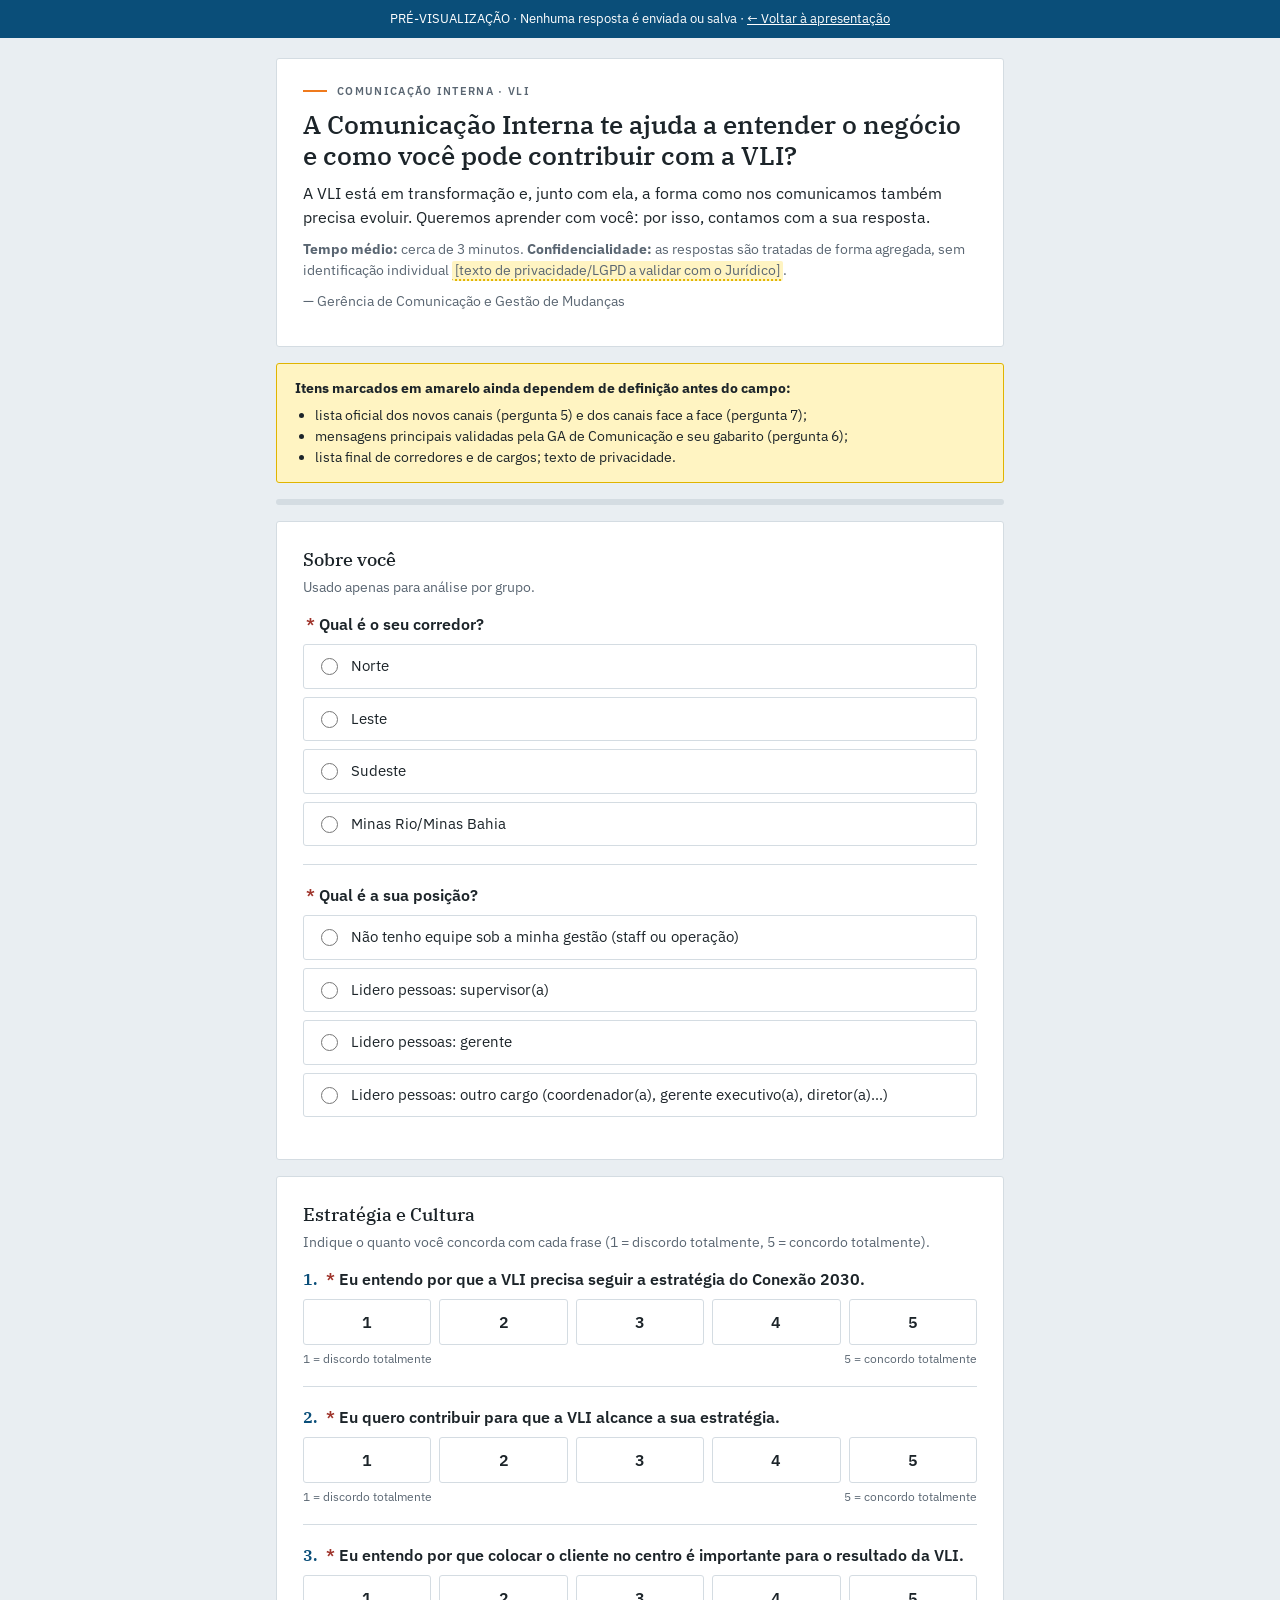
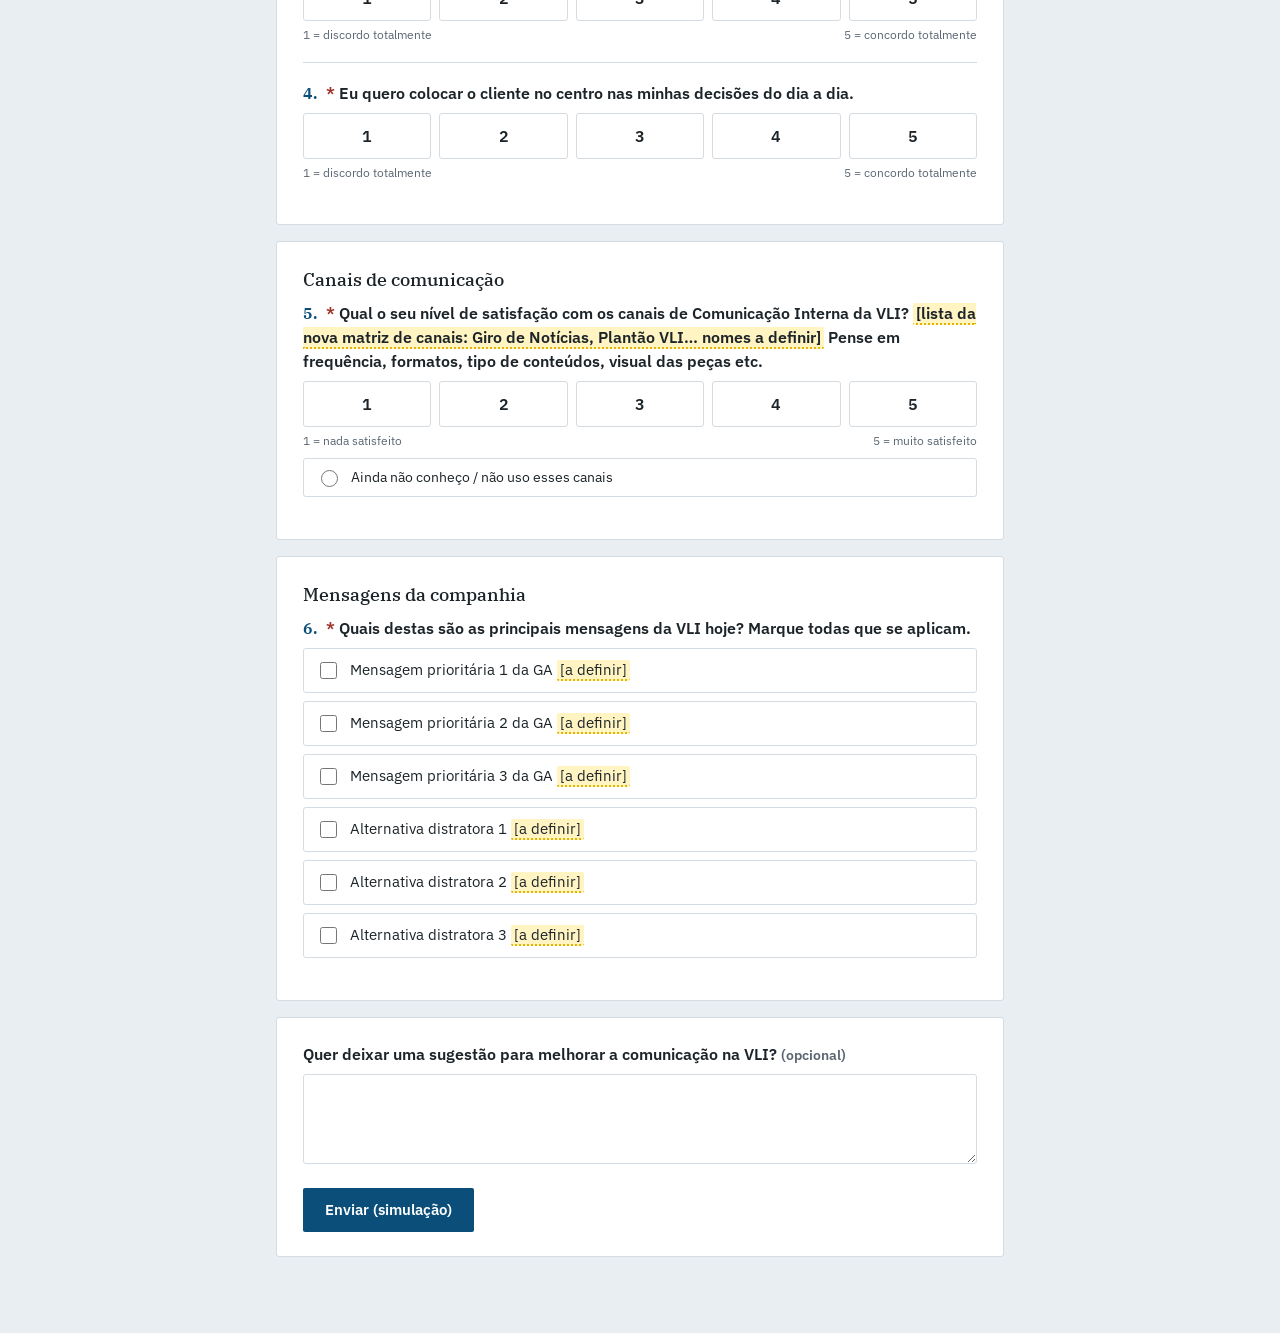
<file: pesquisa-comunicacao-de-para/formulario/index.html>
<!DOCTYPE html>
<html lang="pt-BR">
<head>
<meta charset="UTF-8">
<meta name="viewport" content="width=device-width, initial-scale=1">
<title>Pesquisa de Comunicação Interna | Pré-visualização do formulário</title>
<meta name="description" content="Pré-visualização interativa do formulário da pesquisa de Comunicação Interna VLI. Nenhuma resposta é enviada.">
<link rel="preconnect" href="https://fonts.googleapis.com">
<link rel="preconnect" href="https://fonts.gstatic.com" crossorigin>
<link href="https://fonts.googleapis.com/css2?family=IBM+Plex+Serif:wght@400;500&family=IBM+Plex+Sans:wght@400;500;600&display=swap" rel="stylesheet">
<style>
:root{
  --blue:#0e74ba;--blue-dark:#0a4e79;--ink:#1c2429;--muted:#5a6672;--line:#d4dce2;--sand:#f1f4f7;
  --orange:#ef7a1d;--green:#1d7a54;--red:#9f342b;--warn:#fff4c2;--warn-line:#e0b400;
  --serif:'IBM Plex Serif',Georgia,serif;--sans:'IBM Plex Sans',-apple-system,Segoe UI,Roboto,sans-serif;
}
*{box-sizing:border-box}
html,body{margin:0}
body{background:#e9eef2;color:var(--ink);font-family:var(--sans);-webkit-font-smoothing:antialiased;line-height:1.5}
.preview{position:sticky;top:0;z-index:20;background:var(--blue-dark);color:#fff;font-size:13px;padding:9px 16px;text-align:center}
.preview a{color:#fff}
.wrap{max-width:760px;margin:0 auto;padding:20px 16px 60px}
.card{background:#fff;border:1px solid var(--line);border-radius:3px;padding:24px 26px;margin-bottom:16px}
h1{font-family:var(--serif);font-weight:500;font-size:26px;line-height:1.2;margin:0 0 10px}
h2{font-family:var(--serif);font-weight:500;font-size:18px;margin:0 0 4px}
p{margin:0 0 10px}
.muted{color:var(--muted);font-size:14px}
.eyebrow{display:flex;align-items:center;gap:10px;font-size:11px;font-weight:600;letter-spacing:.12em;text-transform:uppercase;color:var(--muted);margin-bottom:10px}
.eyebrow:before{content:"";width:24px;height:2px;background:var(--orange)}
.progress{height:6px;background:var(--line);border-radius:3px;margin:0 0 16px;overflow:hidden}
.progress i{display:block;height:100%;width:0;background:var(--blue);transition:width .25s}
.q{padding:18px 0;border-top:1px solid var(--line)}
.q:first-of-type{border-top:0;padding-top:4px}
.q legend,.q .lab{font-weight:600;font-size:16px;padding:0;margin-bottom:8px;display:block}
.q .num{color:var(--blue-dark);font-family:var(--serif);margin-right:6px}
.req{color:var(--red);margin-left:3px}
fieldset{border:0;margin:0;padding:0;min-width:0}
.opts{display:flex;flex-direction:column;gap:8px}
.opt{display:flex;align-items:flex-start;gap:10px;padding:10px 12px;border:1px solid var(--line);border-radius:3px;cursor:pointer;font-size:15px}
.opt:hover{border-color:var(--blue)}
.opt input{margin-top:3px;accent-color:var(--blue-dark);width:17px;height:17px;flex:none}
.opt:has(input:checked){border-color:var(--blue-dark);background:#eaf3fa}
.scale{display:grid;grid-template-columns:repeat(5,1fr);gap:8px}
.scale label{display:flex;flex-direction:column;align-items:center;justify-content:center;border:1px solid var(--line);border-radius:3px;padding:10px 0;cursor:pointer;font-weight:600;min-height:46px}
.scale label:hover{border-color:var(--blue)}
.scale input{position:absolute;opacity:0;pointer-events:none}
.scale label:has(input:checked){background:var(--blue-dark);border-color:var(--blue-dark);color:#fff}
.scale label:has(input:focus-visible){outline:3px solid var(--orange);outline-offset:1px}
.anch{display:flex;justify-content:space-between;font-size:12px;color:var(--muted);margin-top:5px}
.na{margin-top:8px}
.na .opt{font-size:14px;padding:8px 12px}
.ph{background:var(--warn);border-bottom:2px dotted var(--warn-line);padding:0 3px;border-radius:2px}
.channel{padding:12px 0;border-top:1px dashed var(--line)}
.channel:first-of-type{border-top:0}
.channel .nm{font-weight:600;font-size:15px;margin-bottom:6px}
.err{color:var(--red);font-size:13px;font-weight:600;margin-top:6px;display:none}
.q.bad .err{display:block}
.q.bad{outline:2px solid var(--red);outline-offset:4px}
textarea{width:100%;min-height:90px;font:inherit;border:1px solid var(--line);border-radius:3px;padding:10px;resize:vertical}
.btn{display:inline-flex;align-items:center;min-height:44px;padding:10px 22px;background:var(--blue-dark);color:#fff;border:0;font:inherit;font-weight:600;border-radius:2px;cursor:pointer;font-size:15px}
.btn:hover{background:var(--blue)}
.btn.sec{background:#fff;color:var(--blue-dark);border:1px solid var(--line)}
.todo{background:var(--warn);border:1px solid var(--warn-line);border-radius:3px;padding:14px 18px;font-size:14px}
.todo ul{margin:6px 0 0;padding-left:20px}
.hidden{display:none!important}
.sim table{width:100%;border-collapse:collapse;font-size:14px;margin:10px 0}
.sim th,.sim td{text-align:left;padding:8px 6px;border-top:1px solid var(--line);vertical-align:top}
.sim th{font-size:12px;text-transform:uppercase;letter-spacing:.06em;color:var(--muted);border-top:0}
.ok{color:var(--green);font-weight:600}.no{color:var(--red);font-weight:600}
pre{background:var(--sand);padding:12px;font-size:12px;overflow:auto;border-radius:3px;max-height:260px}
@media (max-width:520px){.card{padding:18px 16px}h1{font-size:22px}}
</style>
</head>
<body>
<div class="preview">PRÉ-VISUALIZAÇÃO · Nenhuma resposta é enviada ou salva · <a href="../">← Voltar à apresentação</a></div>
<div class="wrap">

<div class="card" id="intro">
  <div class="eyebrow">Comunicação Interna · VLI</div>
  <h1>A Comunicação Interna te ajuda a entender o negócio e como você pode contribuir com a VLI?</h1>
  <p>A VLI está em transformação e, junto com ela, a forma como nos comunicamos também precisa evoluir. Queremos aprender com você: por isso, contamos com a sua resposta.</p>
  <p class="muted"><b>Tempo médio:</b> cerca de 3 minutos. <b>Confidencialidade:</b> as respostas são tratadas de forma agregada, sem identificação individual <span class="ph">[texto de privacidade/LGPD a validar com o Jurídico]</span>.</p>
  <p class="muted">— Gerência de Comunicação e Gestão de Mudanças</p>
</div>

<div class="todo" style="margin-bottom:16px">
  <b>Itens marcados em amarelo ainda dependem de definição antes do campo:</b>
  <ul>
    <li>lista oficial dos novos canais (pergunta 5) e dos canais face a face (pergunta 7);</li>
    <li>mensagens principais validadas pela GA de Comunicação e seu gabarito (pergunta 6);</li>
    <li>lista final de corredores e de cargos; texto de privacidade.</li>
  </ul>
</div>

<div class="progress" aria-hidden="true"><i id="bar"></i></div>

<form id="f" novalidate>
<div class="card">
  <h2>Sobre você</h2>
  <p class="muted">Usado apenas para análise por grupo.</p>

  <div class="q" data-req="corredor">
    <fieldset><legend><span class="req">*</span> Qual é o seu corredor?</legend>
    <div class="opts" id="o-corredor"></div></fieldset>
    <div class="err">Selecione uma opção.</div>
  </div>
  <div class="q" data-req="cargo">
    <fieldset><legend><span class="req">*</span> Qual é a sua posição?</legend>
    <div class="opts" id="o-cargo"></div></fieldset>
    <div class="err">Selecione uma opção.</div>
  </div>
</div>

<div class="card">
  <h2>Estratégia e Cultura</h2>
  <p class="muted">Indique o quanto você concorda com cada frase (1 = discordo totalmente, 5 = concordo totalmente).</p>
  <div id="likert"></div>
</div>

<div class="card">
  <h2>Canais de comunicação</h2>
  <div class="q" data-req="q5">
    <fieldset><legend><span class="num">5.</span><span class="req">*</span> Qual o seu nível de satisfação com os canais de Comunicação Interna da VLI? <span class="ph">[lista da nova matriz de canais: Giro de Notícias, Plantão VLI… nomes a definir]</span> Pense em frequência, formatos, tipo de conteúdos, visual das peças etc.</legend>
    <div class="scale" id="s-q5"></div>
    <div class="anch"><span>1 = nada satisfeito</span><span>5 = muito satisfeito</span></div>
    <div class="na"><label class="opt"><input type="radio" name="q5" value="na"> Ainda não conheço / não uso esses canais</label></div></fieldset>
    <div class="err">Selecione uma opção.</div>
  </div>
</div>

<div class="card">
  <h2>Mensagens da companhia</h2>
  <div class="q" data-req="q6">
    <fieldset><legend><span class="num">6.</span><span class="req">*</span> Quais destas são as principais mensagens da VLI hoje? Marque todas que se aplicam.</legend>
    <div class="opts" id="o-q6"></div></fieldset>
    <div class="err">Marque pelo menos uma opção.</div>
  </div>
</div>

<div class="card hidden" id="lead">
  <h2>Canais face a face (para quem lidera pessoas)</h2>
  <div class="q" data-req="q7">
    <fieldset><legend><span class="num">7.</span><span class="req">*</span> Qual o seu nível de satisfação com cada canal de desdobramento face a face que contribui para a sua atuação de líder comunicador?</legend>
    <div id="ff"></div></fieldset>
    <div class="err">Avalie todos os canais (ou marque “não conheço / não uso”).</div>
  </div>
</div>

<div class="card">
  <div class="q" style="border:0;padding-top:0">
    <label class="lab" for="aberta">Quer deixar uma sugestão para melhorar a comunicação na VLI? <span class="muted">(opcional)</span></label>
    <textarea id="aberta" name="aberta"></textarea>
  </div>
  <button type="submit" class="btn">Enviar (simulação)</button>
</div>
</form>

<div class="card sim hidden" id="done">
  <div class="eyebrow">Simulação</div>
  <h1>Obrigado! Resposta registrada.</h1>
  <p class="muted">Este é um preview: nada foi enviado. Abaixo, como <b>esta única resposta</b> entraria no cálculo da meta (regras do slide 4 da apresentação). Em campo, o cálculo é feito sobre todos os respondentes.</p>
  <div id="sim"></div>
  <details><summary class="muted" style="cursor:pointer">Ver dados da resposta (JSON)</summary><pre id="json"></pre></details>
  <p style="margin-top:14px"><button class="btn sec" id="again" type="button">Preencher novamente</button></p>
</div>

</div>
<script>
(function(){
  var CORREDORES=["Norte","Leste","Sudeste","Minas Rio/Minas Bahia"];
  var CARGOS=[["colab","Não tenho equipe sob a minha gestão (staff ou operação)"],["sup","Lidero pessoas: supervisor(a)"],["ger","Lidero pessoas: gerente"],["outro","Lidero pessoas: outro cargo (coordenador(a), gerente executivo(a), diretor(a)…)"]];
    var LIK=[
    {id:"q1",t:"Eu entendo por que a VLI precisa seguir a estratégia do Conexão 2030.",c:"EST-A"},
    {id:"q2",t:"Eu quero contribuir para que a VLI alcance a sua estratégia.",c:"EST-D"},
    {id:"q3",t:"Eu entendo por que colocar o cliente no centro é importante para o resultado da VLI.",c:"CUL-A"},
    {id:"q4",t:"Eu quero colocar o cliente no centro nas minhas decisões do dia a dia.",c:"CUL-D"}
  ];
  // EXEMPLO: substituir pelas mensagens validadas pela GA (c = gabarito)
  var MSG=[
    {id:"m1",t:"Mensagem prioritária 1 da GA [a definir]",c:true},
    {id:"m2",t:"Mensagem prioritária 2 da GA [a definir]",c:true},
    {id:"m3",t:"Mensagem prioritária 3 da GA [a definir]",c:true},
    {id:"m4",t:"Alternativa distratora 1 [a definir]",c:false},
    {id:"m5",t:"Alternativa distratora 2 [a definir]",c:false},
    {id:"m6",t:"Alternativa distratora 3 [a definir]",c:false}
  ];
  var FF=["Impulsiona Líder","Diálogos de Negócio","CCF","Outro canal face a face da nova matriz [a definir]"];
  var $=function(s){return document.querySelector(s)};
  function esc(s){return s.replace(/\[([^\]]+)\]/g,'<span class="ph">[$1]</span>')}
  function radios(el,name,items){el.innerHTML=items.map(function(i){var v=Array.isArray(i)?i[0]:i,l=Array.isArray(i)?i[1]:i;return '<label class="opt"><input type="radio" name="'+name+'" value="'+v+'"> '+l+'</label>'}).join("")}
  function scale(name){var h="";for(var i=1;i<=5;i++)h+='<label><input type="radio" name="'+name+'" value="'+i+'">'+i+'</label>';return h}
  radios($("#o-corredor"),"corredor",CORREDORES);
  radios($("#o-cargo"),"cargo",CARGOS);
  $("#likert").innerHTML=LIK.map(function(q,i){return '<div class="q" data-req="'+q.id+'"><fieldset><legend><span class="num">'+(i+1)+'.</span><span class="req">*</span> '+q.t+'</legend><div class="scale">'+scale(q.id)+'</div><div class="anch"><span>1 = discordo totalmente</span><span>5 = concordo totalmente</span></div></fieldset><div class="err">Selecione uma opção.</div></div>'}).join("");
  $("#s-q5").innerHTML=scale("q5");
  $("#o-q6").innerHTML=MSG.map(function(m){return '<label class="opt"><input type="checkbox" name="q6" value="'+m.id+'"> <span>'+esc(m.t)+'</span></label>'}).join("");
  $("#ff").innerHTML=FF.map(function(c,i){return '<div class="channel"><div class="nm">'+esc(c)+'</div><div class="scale">'+scale("ff"+i)+'</div><div class="anch"><span>1 = nada satisfeito</span><span>5 = muito satisfeito</span></div><div class="na"><label class="opt"><input type="radio" name="ff'+i+'" value="na"> Não conheço / não uso</label></div></div>'}).join("");

  var f=$("#f");
  function val(n){var e=f.querySelector('input[name="'+n+'"]:checked');return e?e.value:null}
  // qualquer cargo que lidere pessoas vê a pergunta 7; só "colab" não vê
  function isLeader(){var c=val("cargo");return !!c&&c!=="colab"}
  function sync(){$("#lead").classList.toggle("hidden",!isLeader());progress()}
  function required(){var r=["corredor","cargo","q1","q2","q3","q4","q5"];return r}
  function progress(){
    var total=required().length+1+(isLeader()?1:0),done=0;
    required().forEach(function(n){if(val(n))done++});
    if(f.querySelector('input[name="q6"]:checked'))done++;
    if(isLeader()&&FF.every(function(_,i){return val("ff"+i)}))done++;
    $("#bar").style.width=Math.round(done/total*100)+"%";
  }
  f.addEventListener("change",function(e){var q=e.target.closest(".q");if(q)q.classList.remove("bad");sync()});

  f.addEventListener("submit",function(e){
    e.preventDefault();
    var bad=[];
    document.querySelectorAll(".q.bad").forEach(function(q){q.classList.remove("bad")});
    required().forEach(function(n){if(!val(n))bad.push(f.querySelector('[data-req="'+n+'"]'))});
    if(!f.querySelector('input[name="q6"]:checked'))bad.push(f.querySelector('[data-req="q6"]'));
    if(isLeader()&&!FF.every(function(_,i){return val("ff"+i)}))bad.push(f.querySelector('[data-req="q7"]'));
    if(bad.length){bad.forEach(function(q){q.classList.add("bad")});bad[0].scrollIntoView({behavior:"smooth",block:"center"});return}
    finish();
  });

  function finish(){
    var d={corredor:val("corredor"),cargo:val("cargo"),lider:isLeader()};
    LIK.forEach(function(q){d[q.id]=+val(q.id)});
    d.q5=val("q5")==="na"?"nao_conheco":+val("q5");
    d.q6=[].map.call(f.querySelectorAll('input[name="q6"]:checked'),function(i){return i.value});
    if(isLeader()){d.q7={};FF.forEach(function(c,i){var v=val("ff"+i);d.q7[c]=v==="na"?"nao_conheco":+v})}
    d.aberta=$("#aberta").value.trim()||null;
    // simulação de apuração
    var rows=[];
    function pil(nome,id,marco){var v=d[id];rows.push([nome,marco,"nota "+v,v>=3?'<span class="ok">≥ 3 ✓</span>':'<span class="no">&lt; 3</span>'])}
    pil("Estratégia · Awareness","q1","Marco 2");pil("Estratégia · Desire","q2","Marco 2");
    pil("Cultura · Awareness","q3","Marco 1");pil("Cultura · Desire","q4","Marco 1");
    rows.push(["Satisfação com os canais","Marco 3",d.q5==="nao_conheco"?"não conheço (fora do denominador)":"nota "+d.q5,d.q5==="nao_conheco"?'<span class="muted">excluída</span>':(d.q5>=4?'<span class="ok">satisfeito (4–5) ✓</span>':'<span class="no">não satisfeito</span>')]);
    var hit=MSG.filter(function(m){return (d.q6.indexOf(m.id)>-1)===m.c}).length;
    var pct=Math.round(hit/MSG.length*100);
    rows.push(["Compreensão das mensagens","Marco 3",hit+" de "+MSG.length+" alternativas classificadas corretamente (gabarito de exemplo)",pct+"%"]);
    if(isLeader()){
      var vals=Object.keys(d.q7).map(function(k){return d.q7[k]}).filter(function(v){return v!=="nao_conheco"});
      var sat=vals.filter(function(v){return v>=4}).length;
      rows.push(["Face a face (líder)","Meta 2",vals.length?sat+" de "+vals.length+" canais com nota 4–5":"nenhum canal avaliado",vals.length?Math.round(sat/vals.length*100)+"%":"—"]);
    }
    $("#sim").innerHTML='<table><tr><th>Item</th><th>Marco</th><th>Esta resposta</th><th>Resultado</th></tr>'+rows.map(function(r){return '<tr><td>'+r[0]+'</td><td>'+r[1]+'</td><td>'+r[2]+'</td><td>'+r[3]+'</td></tr>'}).join("")+'</table><p class="muted">Corredor registrado: <b>'+d.corredor+'</b> — habilita o gatilho da Meta 2 (cada corredor ≥ 70%). Regra de pontuação do quiz (pergunta 6) a validar.</p>';
    $("#json").textContent=JSON.stringify(d,null,2);
    f.classList.add("hidden");$("#intro").classList.add("hidden");$("#done").classList.remove("hidden");
    window.scrollTo({top:0,behavior:"smooth"});
  }
  $("#again").addEventListener("click",function(){
    f.reset();document.querySelectorAll(".q.bad").forEach(function(q){q.classList.remove("bad")});
    f.classList.remove("hidden");$("#intro").classList.remove("hidden");$("#done").classList.add("hidden");sync();window.scrollTo({top:0});
  });
  sync();
})();
</script>
</body>
</html>
</file>
<file: cargocif/mobile.css>
/* Mobile-only layout. The approved desktop styles remain in index.html. */
@media (max-width: 800px) {
  :root { --mobile-gutter: 20px; }
  html { scroll-padding-top: 80px; -webkit-text-size-adjust: 100%; text-size-adjust: 100%; }
  .wrap { width: calc(100% - var(--mobile-gutter) * 2); }
  .eyebrow { font-size: 10px; line-height: 1.7; letter-spacing: .19em; }
  .btn { min-height: 48px; max-width: 100%; padding: 14px 18px; font-size: 13px; line-height: 1.4; color: var(--navy); }
  .btn svg { flex: 0 0 16px; }
  .btn:hover { transform: none; }
  a:focus-visible, button:focus-visible, summary:focus-visible { outline: 3px solid #0072bc; outline-offset: 4px; }
  .cta a:focus-visible { outline-color: #fff; }
  header { height: 64px; }
  .nav { grid-template-columns: auto 1fr; gap: 16px; }
  .nav .logo { min-height: 44px; }
  .nav nav, .nav > .btn { display: none; }
  .menu { display: grid; place-items: center; justify-self: end; width: 44px; height: 44px; padding: 0; cursor: pointer; }
  .menu svg { width: 24px; height: 24px; }
  .nav nav.open { position: absolute; top: 64px; left: 0; right: 0; z-index: 40; display: flex; flex-direction: column; justify-content: flex-start; gap: 4px; padding: 12px var(--mobile-gutter) 16px; max-height: calc(100vh - 64px); max-height: calc(100dvh - 64px); overflow-y: auto; overscroll-behavior: contain; background: #fff; border-top: 1px solid var(--line); box-shadow: 0 16px 28px rgba(0,52,90,.12); font-size: 14px; }
  .nav nav.open a { display: flex; align-items: center; min-height: 48px; padding: 10px 0; }

  .hero { min-height: 0; }
  .hero-inner { display: block; min-height: 0; }
  .hero-copy { position: relative; z-index: 4; min-height: 500px; max-width: none; padding: 32px 0 112px; }
  .hero-title { font-size: clamp(52px,15vw,68px); line-height: .9; margin: 12px 0 18px; }
  .hero h1 { max-width: 380px; font-size: clamp(29px,8vw,34px); line-height: 1.1; margin-bottom: 14px; }
  .hero-copy p { max-width: 340px; font-size: 14px; line-height: 1.6; color: #35516b; margin-bottom: 22px; }
  .hero-media { position: absolute; z-index: 1; inset: 0 calc(-1 * var(--mobile-gutter)); width: auto; height: 100%; margin: 0; }
  .hero-media img { object-position: 69% 24%; }
  .hero-media:after { background: linear-gradient(180deg,rgba(255,255,255,.98) 0%,rgba(255,255,255,.95) 18%,rgba(255,255,255,.84) 52%,rgba(255,255,255,.22) 80%,rgba(255,255,255,.04) 100%); }
  .hero-note { top: auto; right: var(--mobile-gutter); bottom: 24px; max-width: min(210px,58vw); padding: 10px 20px 10px 12px; background: linear-gradient(90deg,rgba(0,42,72,.86) 0%,rgba(0,42,72,.64) 62%,rgba(0,42,72,.2) 87%,rgba(0,42,72,0) 100%); backdrop-filter: none; border-left-color: #76c6f2; color: #fff; font-size: 9px; line-height: 1.75; letter-spacing: .16em; font-weight: 700; text-shadow: 0 1px 3px rgba(0,24,42,.6); }
  .grainline { display: none; }

  .problem { padding: 44px 0; }
  .problem-grid { grid-template-columns: minmax(0,1fr); gap: 30px; }
  .problem h2 { font-size: clamp(27px,7.7vw,32px); line-height: 1.13; margin-top: 10px; }
  .problem h2 span { margin-top: 10px; }
  .compare { grid-template-columns: repeat(2,minmax(0,1fr)); gap: 22px; align-items: start; }
  .compare > div { min-width: 0; }
  .compare-arrow { display: none; }
  .flow-label { margin-bottom: 10px; font-size: 10px; }
  .flow { padding-left: 22px; }
  .flow:before { left: 5px; top: 22px; bottom: 22px; }
  .step { display: flex; align-items: center; min-height: 46px; padding: 6px 0; font-size: 13px; line-height: 1.4; }
  .step:before { left: -21px; top: 50%; transform: translateY(-50%); }
  .step.hot { font-size: 14px; }
  .compare-note { grid-column: 1 / -1; margin: 0; padding-left: 14px; font-size: 13px; line-height: 1.6; }

  .stats { padding: 44px 0; }
  .stats .eyebrow { display: block; margin-bottom: 24px; }
  .stats-grid { grid-template-columns: repeat(2,minmax(0,1fr)); gap: 0 20px; }
  .stat { min-width: 0; padding: 22px 0; border-left: 0; border-top: 1px solid var(--line); }
  .stat:first-child { grid-column: 1 / -1; padding: 0 0 24px; border: 0; }
  .stat strong { font-size: clamp(38px,11vw,46px); white-space: nowrap; }
  .stat:first-child strong { font-size: clamp(46px,13vw,60px); }
  .stat p { font-size: 14px; line-height: 1.5; margin-top: 10px; }
  .stat:nth-child(3) { padding-left: 20px; border-left: 1px solid var(--line); }
  .stat:last-child { grid-column: 1 / -1; display: grid; grid-template-columns: auto minmax(0,1fr); gap: 18px; align-items: start; padding-bottom: 0; }
  .stat:last-child strong { font-size: 38px; }
  .stat:last-child p { margin: 0; }

  .how { padding: 44px 0 48px; }
  .how h2 { font-size: clamp(27px,7.7vw,32px); line-height: 1.15; margin: 10px 0 30px; }
  .timeline { grid-template-columns: minmax(0,1fr); gap: 0; }
  .timeline:before { left: 25px; right: auto; top: 26px; bottom: 26px; width: 2px; height: auto; }
  .node { min-width: 0; min-height: 90px; padding: 0 0 28px 72px; }
  .node:last-child { min-height: 52px; padding-bottom: 0; }
  .icon { width: 52px; height: 52px; left: 0; }
  .icon svg { width: 26px; height: 26px; }
  .node b { font-size: 19px; line-height: 1.2; }
  .node p { max-width: 360px; font-size: 14px; line-height: 1.5; margin: 4px 0 0; }

  .ops { grid-template-columns: minmax(0,1fr); min-height: 0; }
  .ops-media { height: clamp(230px,66vw,350px); min-height: 0; }
  .ops-media img { object-position: 52% 56%; }
  .ops-label { left: var(--mobile-gutter); bottom: 20px; padding: 10px 24px 10px 12px; font-size: 9px; }
  .ops-copy { min-width: 0; padding: 36px var(--mobile-gutter) 44px; }
  .ops-copy h2 { font-size: clamp(27px,7.7vw,32px); line-height: 1.12; letter-spacing: -.04em; margin-bottom: 24px; }
  .ops-copy h2 .ops-break { display: none; }
  .cargas { margin-bottom: 26px; }
  .cargas-label { margin-bottom: 10px; }
  .cargas ul { gap: 7px; }
  .cargas li { padding: 7px 12px; font-size: 12px; }
  .benefits { grid-template-columns: minmax(0,1fr); }
  .benefit { padding: 18px 0; border-left: 0; border-top: 1px solid var(--line); }
  .benefit:first-child { padding-top: 0; border-top: 0; }
  .benefit:last-child { padding-bottom: 0; }
  .benefit b { font-size: 14px; margin-bottom: 6px; }
  .benefit p { font-size: 14px; line-height: 1.6; max-width: 460px; }

  .rail { min-height: 460px; }
  .rail > img { position: absolute; inset: 0; width: 100%; height: 100%; object-position: 24% 52%; }
  .rail-overlay { position: relative; min-height: 460px; padding: 32px 0; align-items: stretch; }
  .rail-overlay:after { background: linear-gradient(180deg,rgba(0,39,70,.86),rgba(0,39,70,.66) 28%,rgba(0,39,70,.13) 50%,rgba(0,39,70,.75) 76%,rgba(0,39,70,.9)); }
  .rail-copy { display: flex; flex-direction: column; justify-content: space-between; align-items: stretch; gap: 96px; }
  .rail-copy h2 { max-width: 360px; font-size: clamp(26px,7.2vw,30px); line-height: 1.12; letter-spacing: -.035em; margin-top: 10px; }
  .rail-copy h2 .rail-break { display: none; }
  .co2 { border-left: 0; padding-left: 0; }
  .co2 strong { font-size: 54px; }
  .co2 b { font-size: 18px; }
  .co2 p { max-width: 300px; font-size: 13px; line-height: 1.6; }

  .innovation { padding: 44px 0; }
  .ghost { left: var(--mobile-gutter); top: 28px; font-size: clamp(72px,22vw,156px); }
  .innovation-grid { grid-template-columns: minmax(0,1fr); gap: 22px; }
  .innovation h2 { font-size: clamp(27px,7.7vw,32px); line-height: 1.15; margin-top: 10px; }
  .innovation p { font-size: 14px; line-height: 1.7; margin: 0; }
  .innovation-tag { display: none; }

  .cta-grid { grid-template-columns: minmax(0,1fr); gap: 26px; min-height: 0; padding: 44px 0 48px; }
  .cta-copy { min-width: 0; padding: 0; }
  .cta h2 { font-size: clamp(27px,7.7vw,32px); line-height: 1.15; margin: 10px 0 14px; }
  .cta p { font-size: 14px; line-height: 1.6; margin-bottom: 0; }
  .cta-bg { object-position: 62% 50%; }
  .cta:after { background: linear-gradient(175deg,rgba(0,72,131,.96),rgba(0,78,142,.93) 38%,rgba(0,96,163,.88)); }
  .lead { padding: 24px 20px 20px; border-radius: 14px; box-shadow: 0 16px 36px rgba(0,30,55,.26); }
  .lead h3 { margin-bottom: 16px; font-size: 17px; }
  .field { margin-bottom: 14px; }
  .field input, .field textarea { font-size: 16px; padding: 12px 13px; border-radius: 10px; }
  .field textarea { min-height: 104px; }
  .lead .btn { min-height: 48px; }
  .lead .lead-note { font-size: 11px; }

  .faq { padding: 44px 0; }
  .faq-grid { grid-template-columns: minmax(0,1fr); gap: 26px; }
  .faq h2 { font-size: clamp(27px,7.7vw,32px); line-height: 1.15; margin: 10px 0 0; }
  .faq details { padding: 8px 0; }
  .faq summary { min-height: 48px; padding: 12px 0; font-size: 14px; line-height: 1.6; }
  .faq summary::marker { color: var(--blue); }
  .faq p { margin: 8px 0 16px; font-size: 14px; line-height: 1.6; }
  footer { padding: 28px 0; font-size: 11px; }
  .foot { flex-wrap: wrap; gap: 20px; }
}

@media (max-width: 359px) {
  :root { --mobile-gutter: 16px; }
  .hero-copy { padding-top: 28px; }
  .hero-copy .btn, .cta .btn { font-size: 12px; padding-inline: 14px; }
  .compare { gap: 18px; }
  .step { min-height: 50px; }
  .flow:before { top: 25px; bottom: 25px; }
  .stat:nth-child(3) { padding-left: 16px; }
  .stat:last-child { gap: 14px; }
  .stat:last-child strong { font-size: 34px; }
  .node { padding-left: 66px; }
}

@media (min-width: 601px) and (max-width: 800px) {
  :root { --mobile-gutter: 28px; }
  .hero-copy { padding: 44px 0 56px; }
  .hero-media:after { background: linear-gradient(90deg,#fff,rgba(255,255,255,.94) 32%,rgba(255,255,255,.62) 58%,rgba(255,255,255,.04)); }
  .problem-grid { gap: 32px; }
  .problem h2 { max-width: 540px; }
  .step { font-size: 14px; }
  .stat:last-child p { max-width: 420px; }
  .ops-copy { padding-block: 40px; }
  .benefits { grid-template-columns: repeat(3,minmax(0,1fr)); gap: 20px; }
  .benefit, .benefit:first-child { border-top: 0; padding: 0; }
  .benefit + .benefit { border-left: 1px solid var(--line); padding-left: 20px; }
  .rail-copy h2 { max-width: 520px; }
}

@media (max-width: 800px) and (prefers-reduced-motion: reduce) {
  html { scroll-behavior: auto; }
  .btn { transition: none; }
}
</file>
